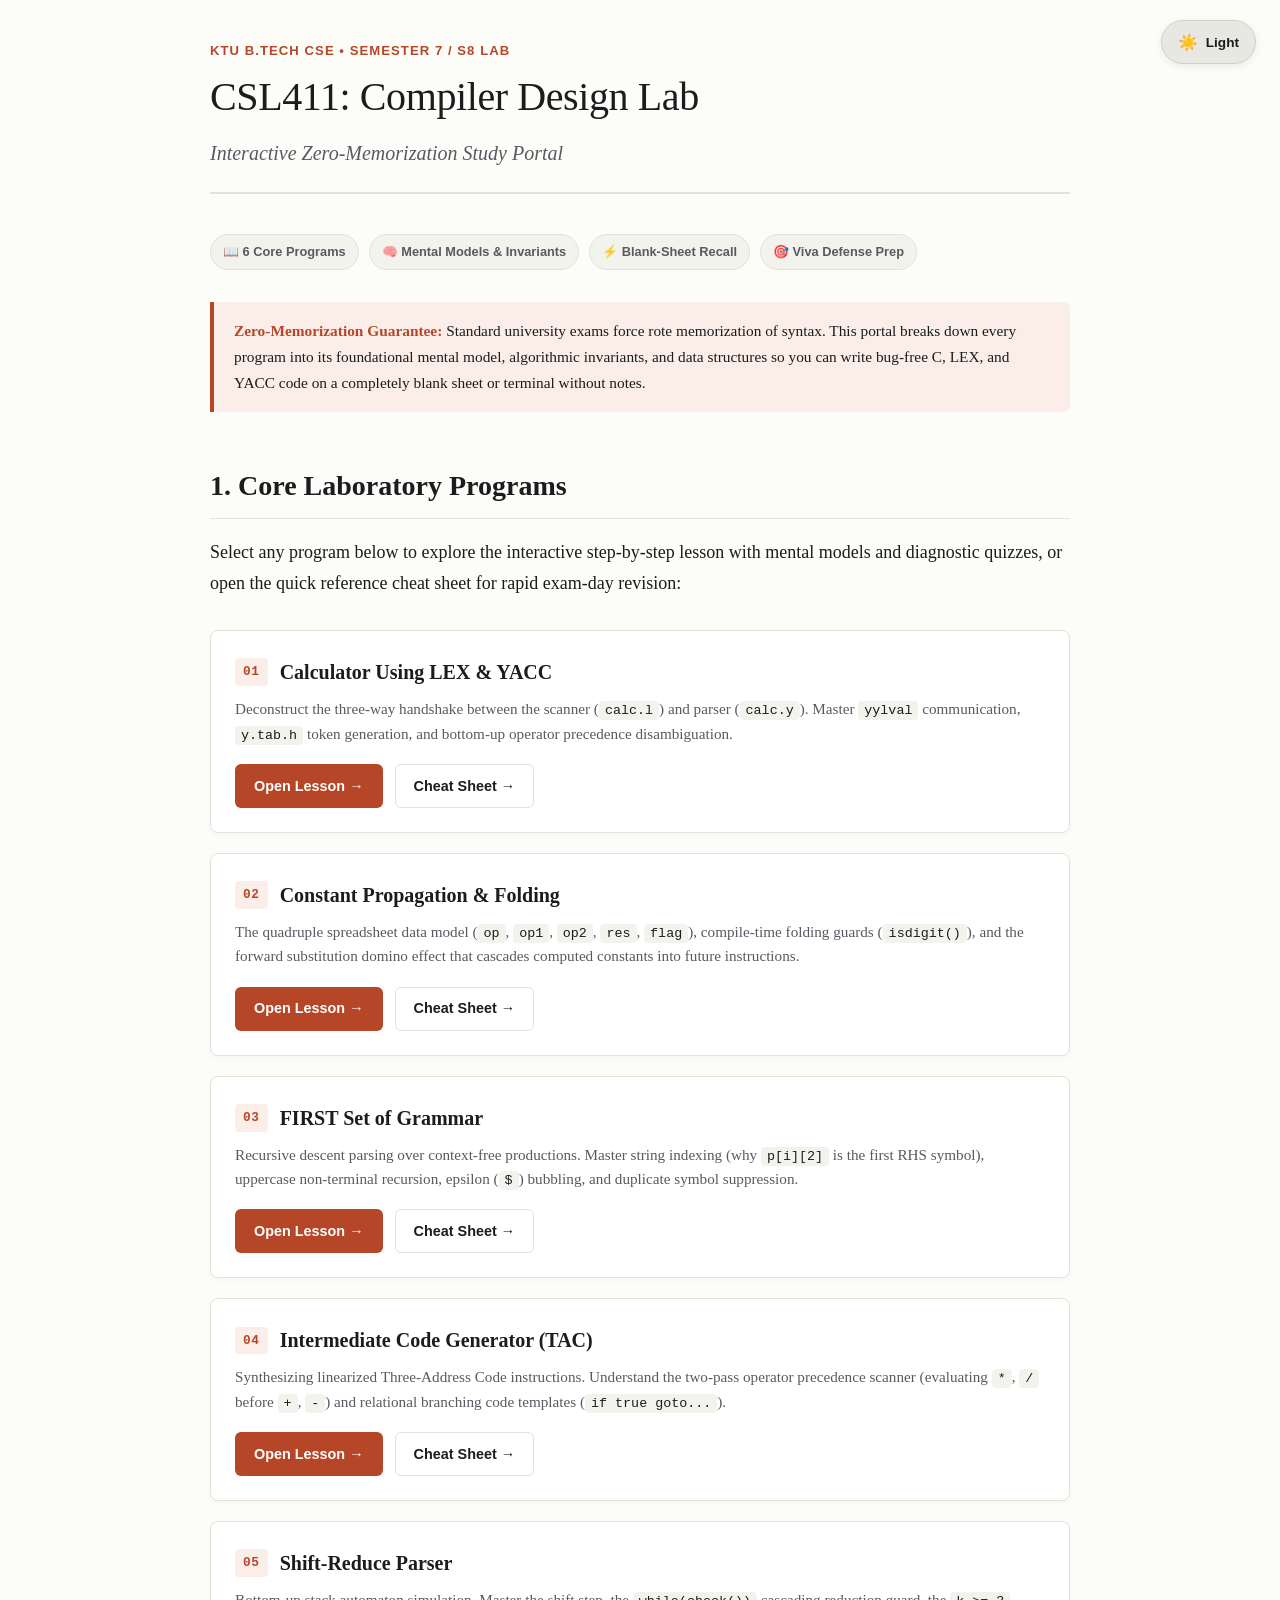
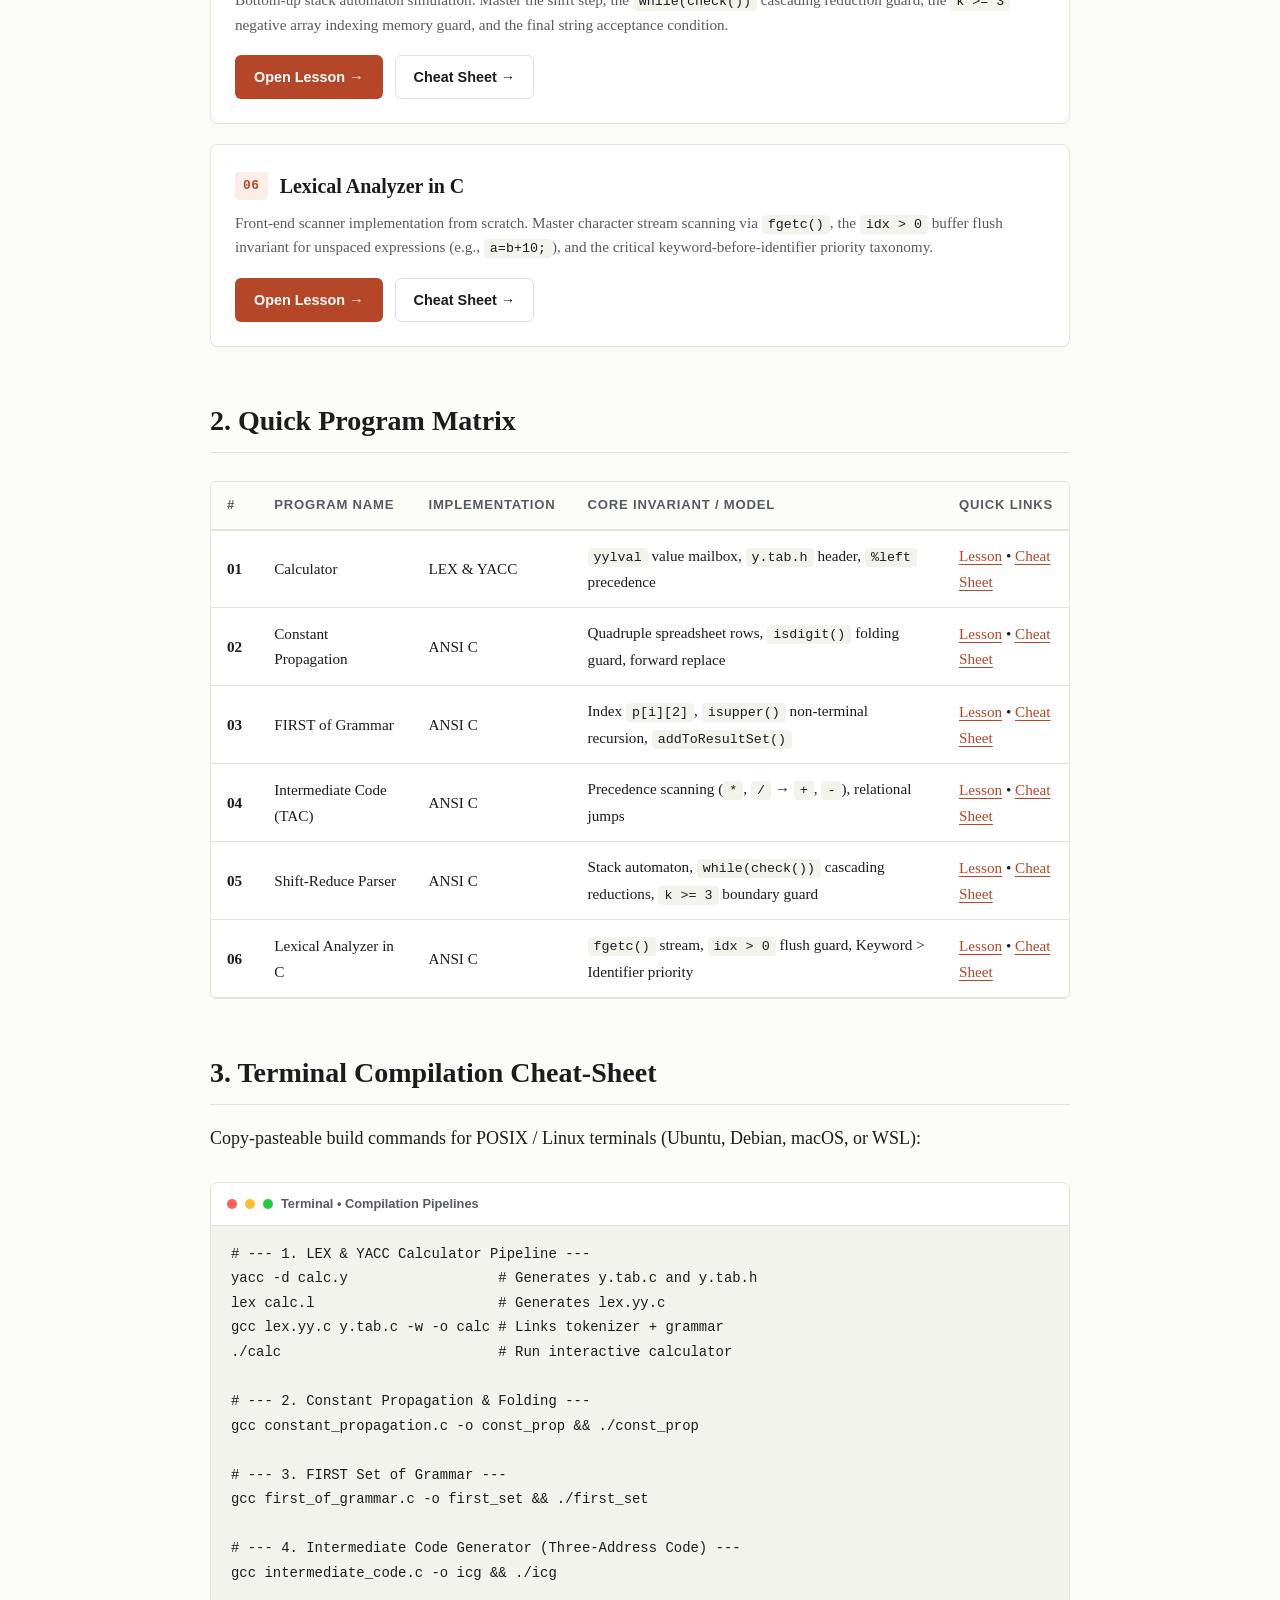
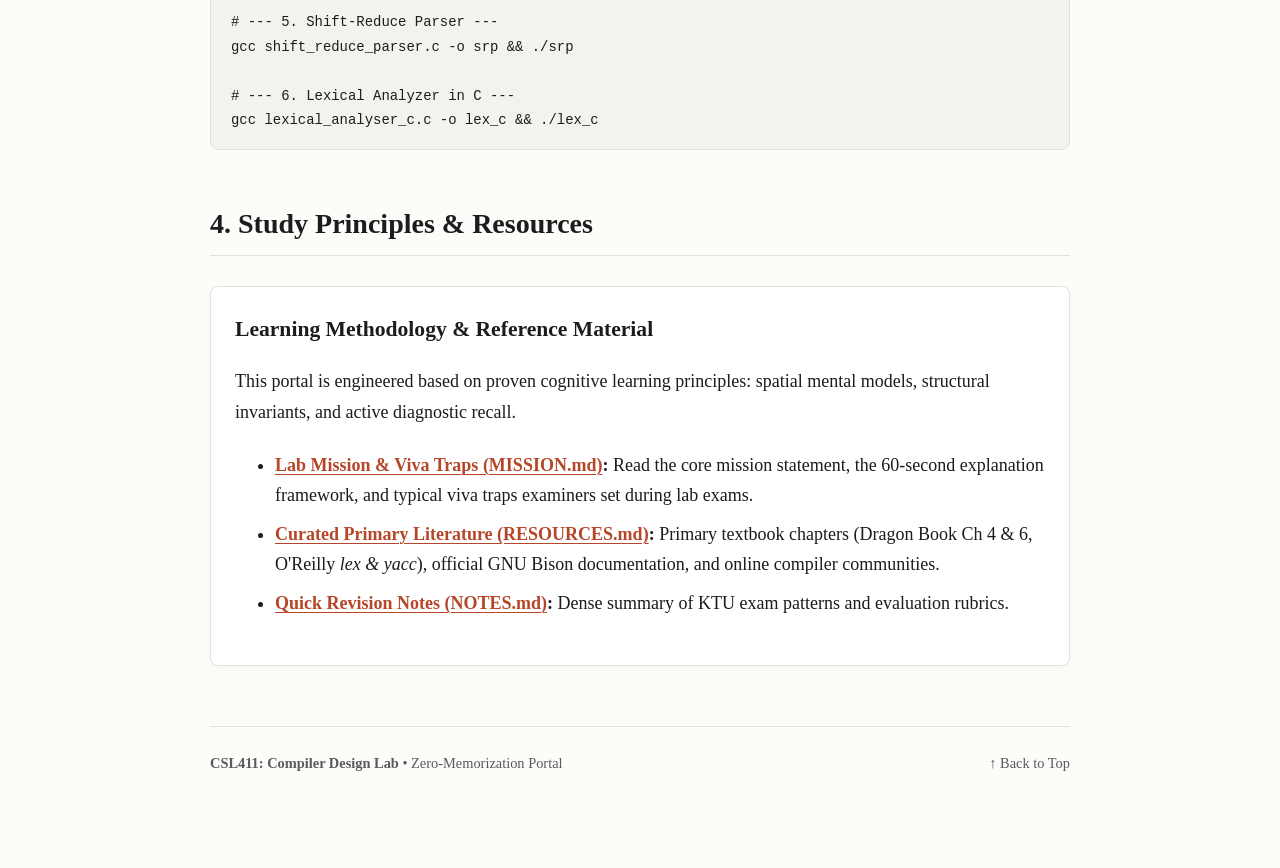
<file: index.html>
<!DOCTYPE html>
<html lang="en">
<head>
  <meta charset="UTF-8">
  <meta name="viewport" content="width=device-width, initial-scale=1.0">
  <title>CSL411: Compiler Design Lab • Study Portal</title>
  <link rel="stylesheet" href="assets/style.css">
  <script src="assets/theme.js"></script>
</head>
<body>
<div class="container">
  <header>
    <div class="kicker">KTU B.Tech CSE &bull; Semester 7 / S8 Lab</div>
    <h1>CSL411: Compiler Design Lab</h1>
    <p class="subtitle">Interactive Zero-Memorization Study Portal</p>
  </header>

  <div class="badge-row">
    <span class="badge">📖 6 Core Programs</span>
    <span class="badge">🧠 Mental Models &amp; Invariants</span>
    <span class="badge">⚡ Blank-Sheet Recall</span>
    <span class="badge">🎯 Viva Defense Prep</span>
  </div>

  <div class="callout">
    <strong>Zero-Memorization Guarantee:</strong> Standard university exams force rote memorization of syntax. This portal breaks down every program into its foundational mental model, algorithmic invariants, and data structures so you can write bug-free C, LEX, and YACC code on a completely blank sheet or terminal without notes.
  </div>

  <h2>1. Core Laboratory Programs</h2>
  <p>Select any program below to explore the interactive step-by-step lesson with mental models and diagnostic quizzes, or open the quick reference cheat sheet for rapid exam-day revision:</p>

  <div class="program-list">
    <!-- Program 1 -->
    <div class="program-card">
      <div class="program-header">
        <span class="program-num">01</span>
        <h3 class="program-title">Calculator Using LEX &amp; YACC</h3>
      </div>
      <p class="program-desc">
        Deconstruct the three-way handshake between the scanner (<code>calc.l</code>) and parser (<code>calc.y</code>). Master <code>yylval</code> communication, <code>y.tab.h</code> token generation, and bottom-up operator precedence disambiguation.
      </p>
      <div class="program-actions">
        <a href="lessons/0001-calculator-lex-yacc-from-scratch.html" class="btn btn-primary">Open Lesson &rarr;</a>
        <a href="reference/calc-lex-yacc-reference.html" class="btn btn-secondary">Cheat Sheet &rarr;</a>
      </div>
    </div>

    <!-- Program 2 -->
    <div class="program-card">
      <div class="program-header">
        <span class="program-num">02</span>
        <h3 class="program-title">Constant Propagation &amp; Folding</h3>
      </div>
      <p class="program-desc">
        The quadruple spreadsheet data model (<code>op</code>, <code>op1</code>, <code>op2</code>, <code>res</code>, <code>flag</code>), compile-time folding guards (<code>isdigit()</code>), and the forward substitution domino effect that cascades computed constants into future instructions.
      </p>
      <div class="program-actions">
        <a href="lessons/0002-constant-propagation-from-scratch.html" class="btn btn-primary">Open Lesson &rarr;</a>
        <a href="reference/constant-propagation-reference.html" class="btn btn-secondary">Cheat Sheet &rarr;</a>
      </div>
    </div>

    <!-- Program 3 -->
    <div class="program-card">
      <div class="program-header">
        <span class="program-num">03</span>
        <h3 class="program-title">FIRST Set of Grammar</h3>
      </div>
      <p class="program-desc">
        Recursive descent parsing over context-free productions. Master string indexing (why <code>p[i][2]</code> is the first RHS symbol), uppercase non-terminal recursion, epsilon (<code>$</code>) bubbling, and duplicate symbol suppression.
      </p>
      <div class="program-actions">
        <a href="lessons/0003-first-set-of-grammar-from-scratch.html" class="btn btn-primary">Open Lesson &rarr;</a>
        <a href="reference/first-of-grammar-reference.html" class="btn btn-secondary">Cheat Sheet &rarr;</a>
      </div>
    </div>

    <!-- Program 4 -->
    <div class="program-card">
      <div class="program-header">
        <span class="program-num">04</span>
        <h3 class="program-title">Intermediate Code Generator (TAC)</h3>
      </div>
      <p class="program-desc">
        Synthesizing linearized Three-Address Code instructions. Understand the two-pass operator precedence scanner (evaluating <code>*</code>, <code>/</code> before <code>+</code>, <code>-</code>) and relational branching code templates (<code>if true goto...</code>).
      </p>
      <div class="program-actions">
        <a href="lessons/0004-intermediate-code-generator-from-scratch.html" class="btn btn-primary">Open Lesson &rarr;</a>
        <a href="reference/intermediate-code-reference.html" class="btn btn-secondary">Cheat Sheet &rarr;</a>
      </div>
    </div>

    <!-- Program 5 -->
    <div class="program-card">
      <div class="program-header">
        <span class="program-num">05</span>
        <h3 class="program-title">Shift-Reduce Parser</h3>
      </div>
      <p class="program-desc">
        Bottom-up stack automaton simulation. Master the shift step, the <code>while(check())</code> cascading reduction guard, the <code>k &gt;= 3</code> negative array indexing memory guard, and the final string acceptance condition.
      </p>
      <div class="program-actions">
        <a href="lessons/0005-shift-reduce-parser-from-scratch.html" class="btn btn-primary">Open Lesson &rarr;</a>
        <a href="reference/shift-reduce-reference.html" class="btn btn-secondary">Cheat Sheet &rarr;</a>
      </div>
    </div>

    <!-- Program 6 -->
    <div class="program-card">
      <div class="program-header">
        <span class="program-num">06</span>
        <h3 class="program-title">Lexical Analyzer in C</h3>
      </div>
      <p class="program-desc">
        Front-end scanner implementation from scratch. Master character stream scanning via <code>fgetc()</code>, the <code>idx &gt; 0</code> buffer flush invariant for unspaced expressions (e.g., <code>a=b+10;</code>), and the critical keyword-before-identifier priority taxonomy.
      </p>
      <div class="program-actions">
        <a href="lessons/0006-lexical-analyzer-in-c-from-scratch.html" class="btn btn-primary">Open Lesson &rarr;</a>
        <a href="reference/lexical-analyzer-c-reference.html" class="btn btn-secondary">Cheat Sheet &rarr;</a>
      </div>
    </div>
  </div>

  <h2>2. Quick Program Matrix</h2>
  <div class="table-responsive">
    <table>
      <thead>
        <tr>
          <th>#</th>
          <th>Program Name</th>
          <th>Implementation</th>
          <th>Core Invariant / Model</th>
          <th>Quick Links</th>
        </tr>
      </thead>
      <tbody>
        <tr>
          <td><strong>01</strong></td>
          <td>Calculator</td>
          <td>LEX &amp; YACC</td>
          <td><code>yylval</code> value mailbox, <code>y.tab.h</code> header, <code>%left</code> precedence</td>
          <td><a href="lessons/0001-calculator-lex-yacc-from-scratch.html">Lesson</a> &bull; <a href="reference/calc-lex-yacc-reference.html">Cheat Sheet</a></td>
        </tr>
        <tr>
          <td><strong>02</strong></td>
          <td>Constant Propagation</td>
          <td>ANSI C</td>
          <td>Quadruple spreadsheet rows, <code>isdigit()</code> folding guard, forward replace</td>
          <td><a href="lessons/0002-constant-propagation-from-scratch.html">Lesson</a> &bull; <a href="reference/constant-propagation-reference.html">Cheat Sheet</a></td>
        </tr>
        <tr>
          <td><strong>03</strong></td>
          <td>FIRST of Grammar</td>
          <td>ANSI C</td>
          <td>Index <code>p[i][2]</code>, <code>isupper()</code> non-terminal recursion, <code>addToResultSet()</code></td>
          <td><a href="lessons/0003-first-set-of-grammar-from-scratch.html">Lesson</a> &bull; <a href="reference/first-of-grammar-reference.html">Cheat Sheet</a></td>
        </tr>
        <tr>
          <td><strong>04</strong></td>
          <td>Intermediate Code (TAC)</td>
          <td>ANSI C</td>
          <td>Precedence scanning (<code>*</code>, <code>/</code> &rarr; <code>+</code>, <code>-</code>), relational jumps</td>
          <td><a href="lessons/0004-intermediate-code-generator-from-scratch.html">Lesson</a> &bull; <a href="reference/intermediate-code-reference.html">Cheat Sheet</a></td>
        </tr>
        <tr>
          <td><strong>05</strong></td>
          <td>Shift-Reduce Parser</td>
          <td>ANSI C</td>
          <td>Stack automaton, <code>while(check())</code> cascading reductions, <code>k &gt;= 3</code> boundary guard</td>
          <td><a href="lessons/0005-shift-reduce-parser-from-scratch.html">Lesson</a> &bull; <a href="reference/shift-reduce-reference.html">Cheat Sheet</a></td>
        </tr>
        <tr>
          <td><strong>06</strong></td>
          <td>Lexical Analyzer in C</td>
          <td>ANSI C</td>
          <td><code>fgetc()</code> stream, <code>idx &gt; 0</code> flush guard, Keyword &gt; Identifier priority</td>
          <td><a href="lessons/0006-lexical-analyzer-in-c-from-scratch.html">Lesson</a> &bull; <a href="reference/lexical-analyzer-c-reference.html">Cheat Sheet</a></td>
        </tr>
      </tbody>
    </table>
  </div>

  <h2>3. Terminal Compilation Cheat-Sheet</h2>
  <p>Copy-pasteable build commands for POSIX / Linux terminals (Ubuntu, Debian, macOS, or WSL):</p>

  <div class="terminal-card">
    <div class="terminal-header">
      <span class="terminal-dot red"></span>
      <span class="terminal-dot yellow"></span>
      <span class="terminal-dot green"></span>
      <span>Terminal &bull; Compilation Pipelines</span>
    </div>
    <pre><code># --- 1. LEX &amp; YACC Calculator Pipeline ---
yacc -d calc.y                  # Generates y.tab.c and y.tab.h
lex calc.l                      # Generates lex.yy.c
gcc lex.yy.c y.tab.c -w -o calc # Links tokenizer + grammar
./calc                          # Run interactive calculator

# --- 2. Constant Propagation &amp; Folding ---
gcc constant_propagation.c -o const_prop &amp;&amp; ./const_prop

# --- 3. FIRST Set of Grammar ---
gcc first_of_grammar.c -o first_set &amp;&amp; ./first_set

# --- 4. Intermediate Code Generator (Three-Address Code) ---
gcc intermediate_code.c -o icg &amp;&amp; ./icg

# --- 5. Shift-Reduce Parser ---
gcc shift_reduce_parser.c -o srp &amp;&amp; ./srp

# --- 6. Lexical Analyzer in C ---
gcc lexical_analyser_c.c -o lex_c &amp;&amp; ./lex_c</code></pre>
  </div>

  <h2>4. Study Principles &amp; Resources</h2>
  <div class="diagram-box">
    <h3 style="margin-top: 0;">Learning Methodology &amp; Reference Material</h3>
    <p>This portal is engineered based on proven cognitive learning principles: spatial mental models, structural invariants, and active diagnostic recall.</p>
    <ul>
      <li>
        <strong><a href="MISSION.md">Lab Mission &amp; Viva Traps (MISSION.md)</a>:</strong> Read the core mission statement, the 60-second explanation framework, and typical viva traps examiners set during lab exams.
      </li>
      <li>
        <strong><a href="RESOURCES.md">Curated Primary Literature (RESOURCES.md)</a>:</strong> Primary textbook chapters (Dragon Book Ch 4 &amp; 6, O'Reilly <em>lex &amp; yacc</em>), official GNU Bison documentation, and online compiler communities.
      </li>
      <li>
        <strong><a href="NOTES.md">Quick Revision Notes (NOTES.md)</a>:</strong> Dense summary of KTU exam patterns and evaluation rubrics.
      </li>
    </ul>
  </div>

  <footer>
    <div>
      <strong>CSL411: Compiler Design Lab</strong> &bull; Zero-Memorization Portal
    </div>
    <div>
      <a href="#">&uarr; Back to Top</a>
    </div>
  </footer>
</div>
</body>
</html>
</file>
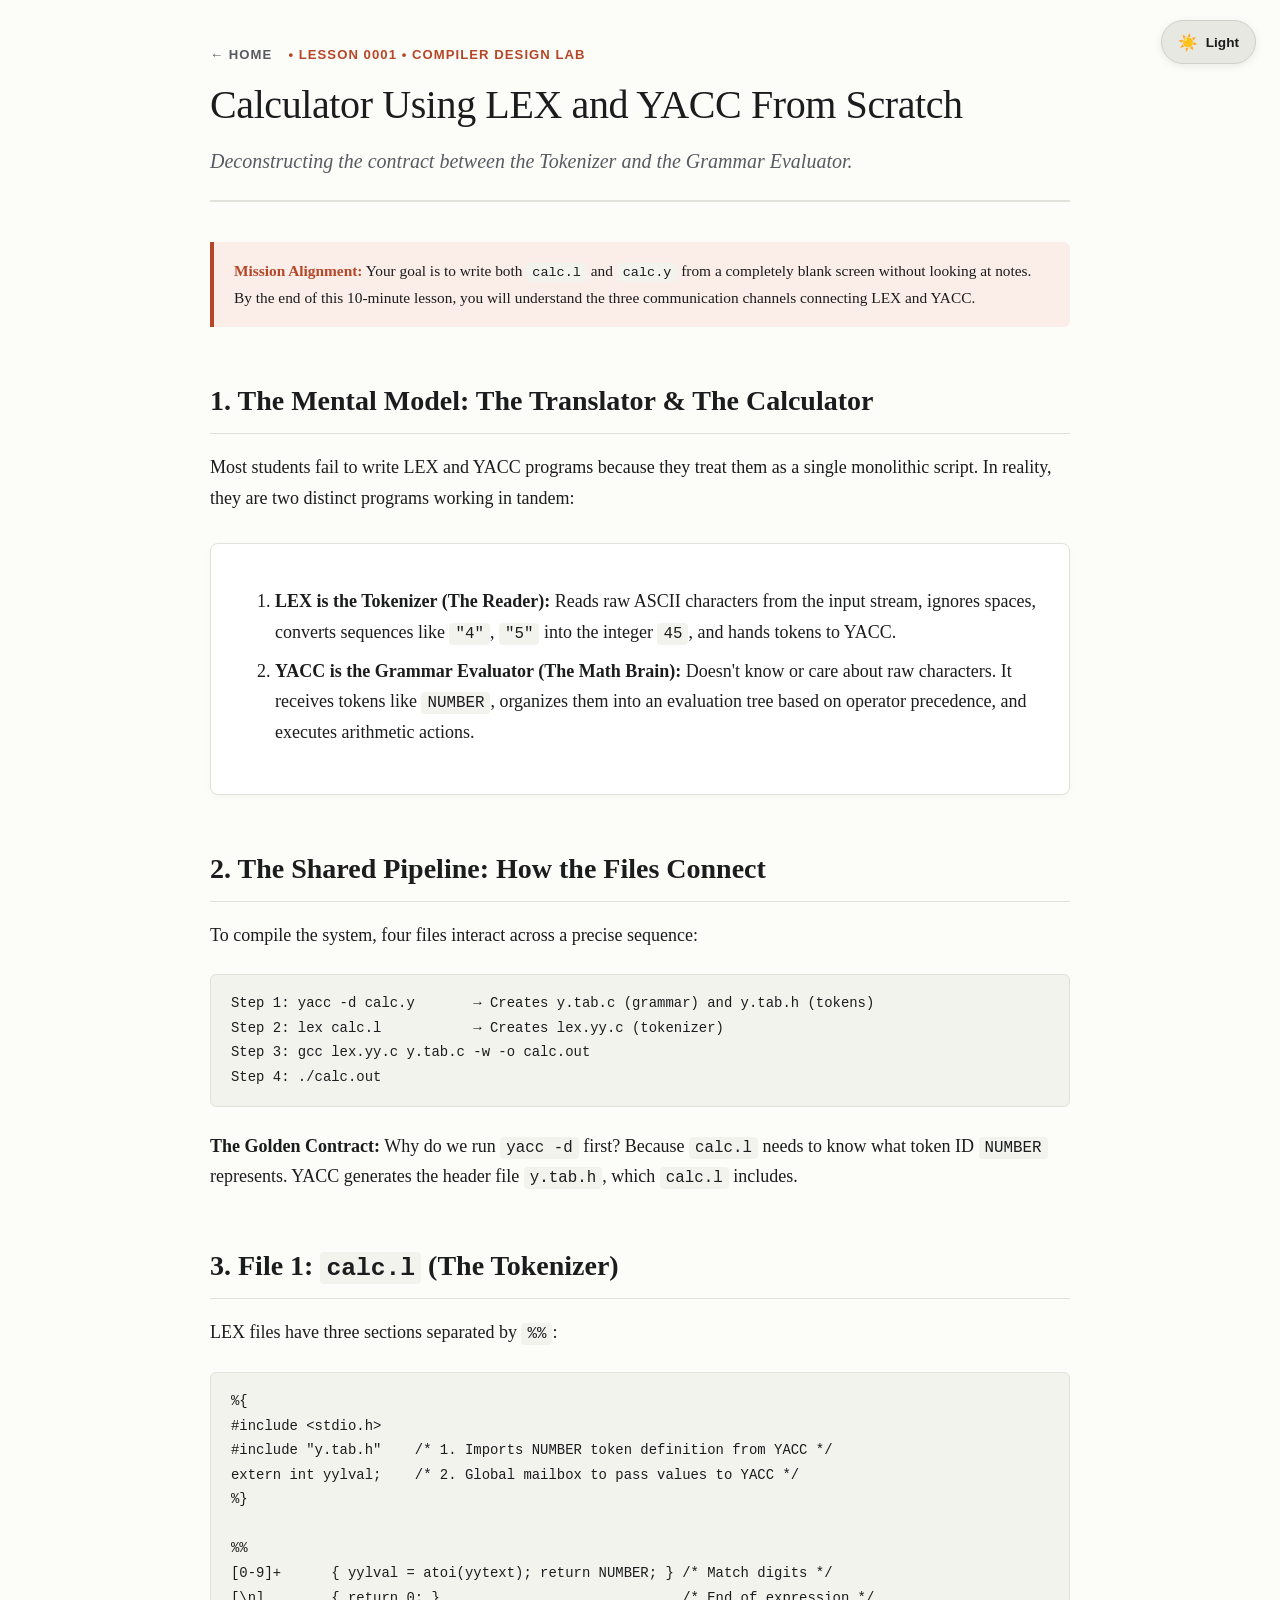
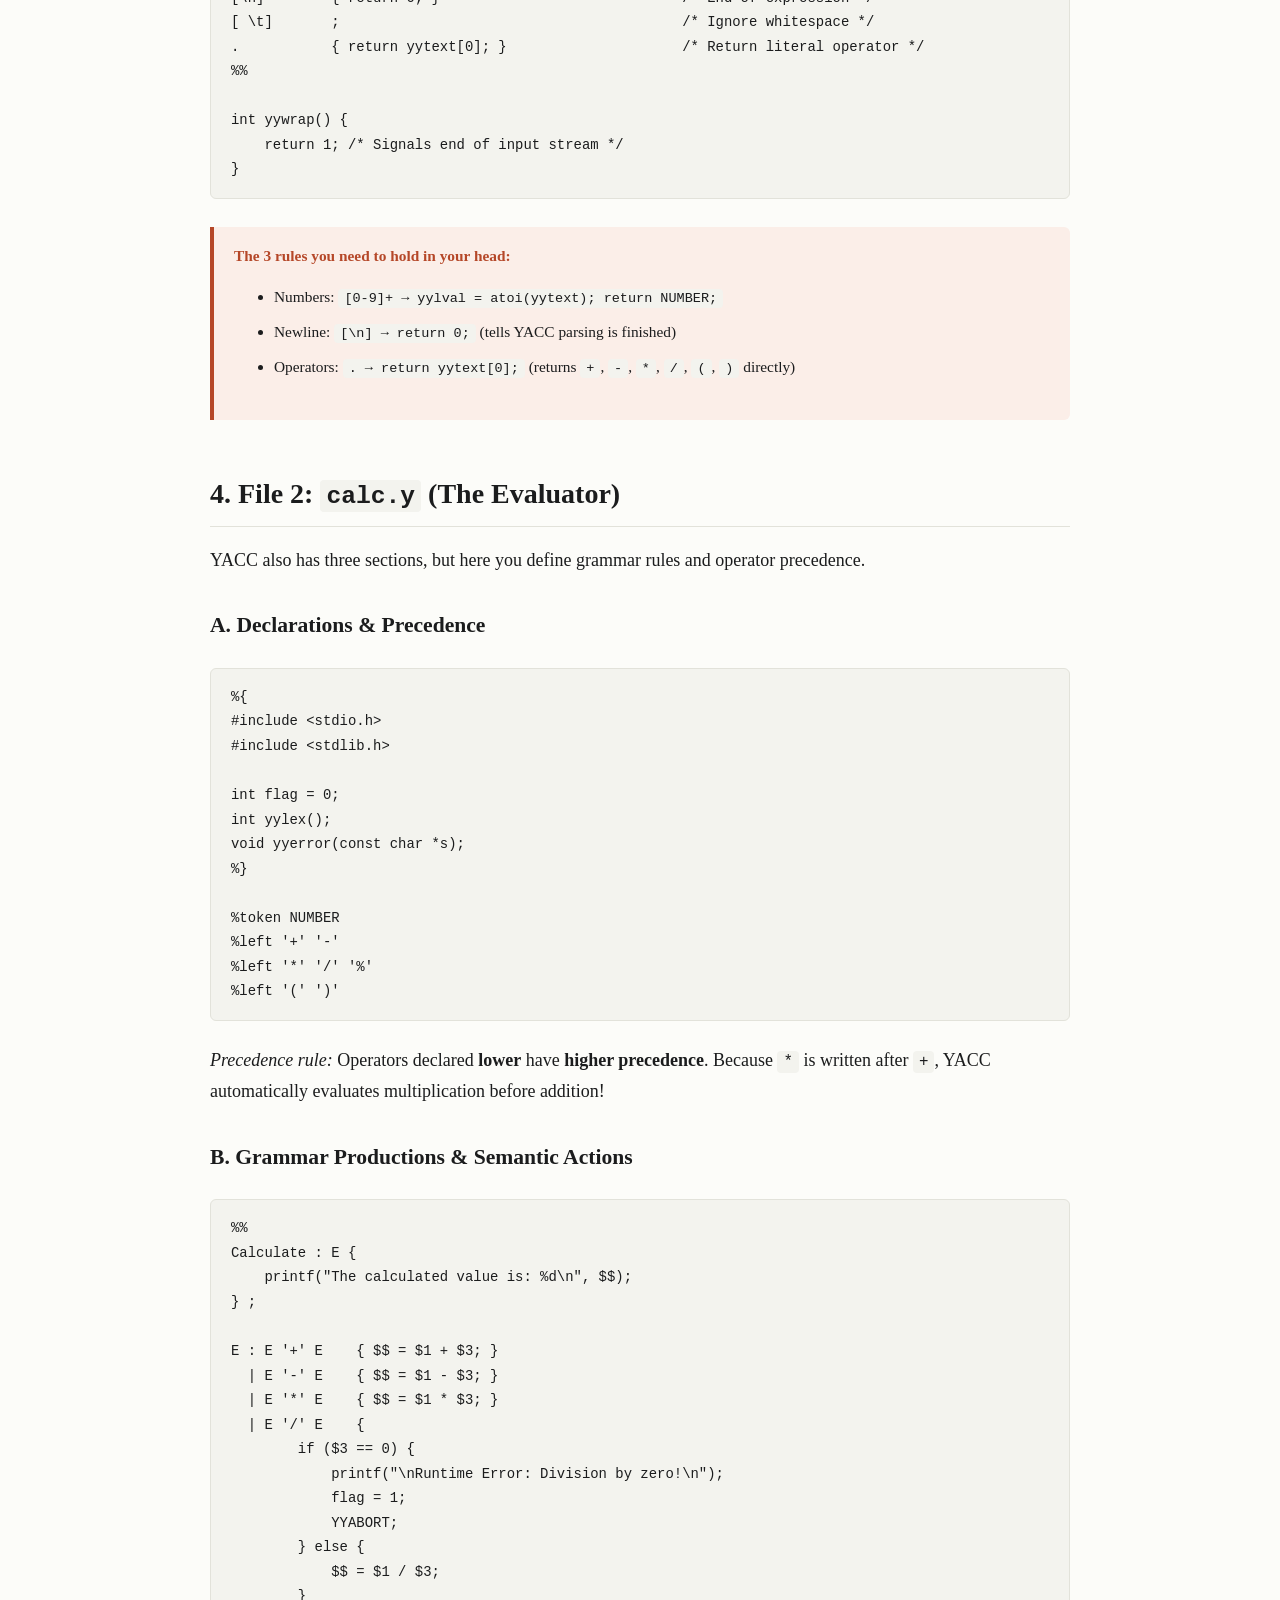
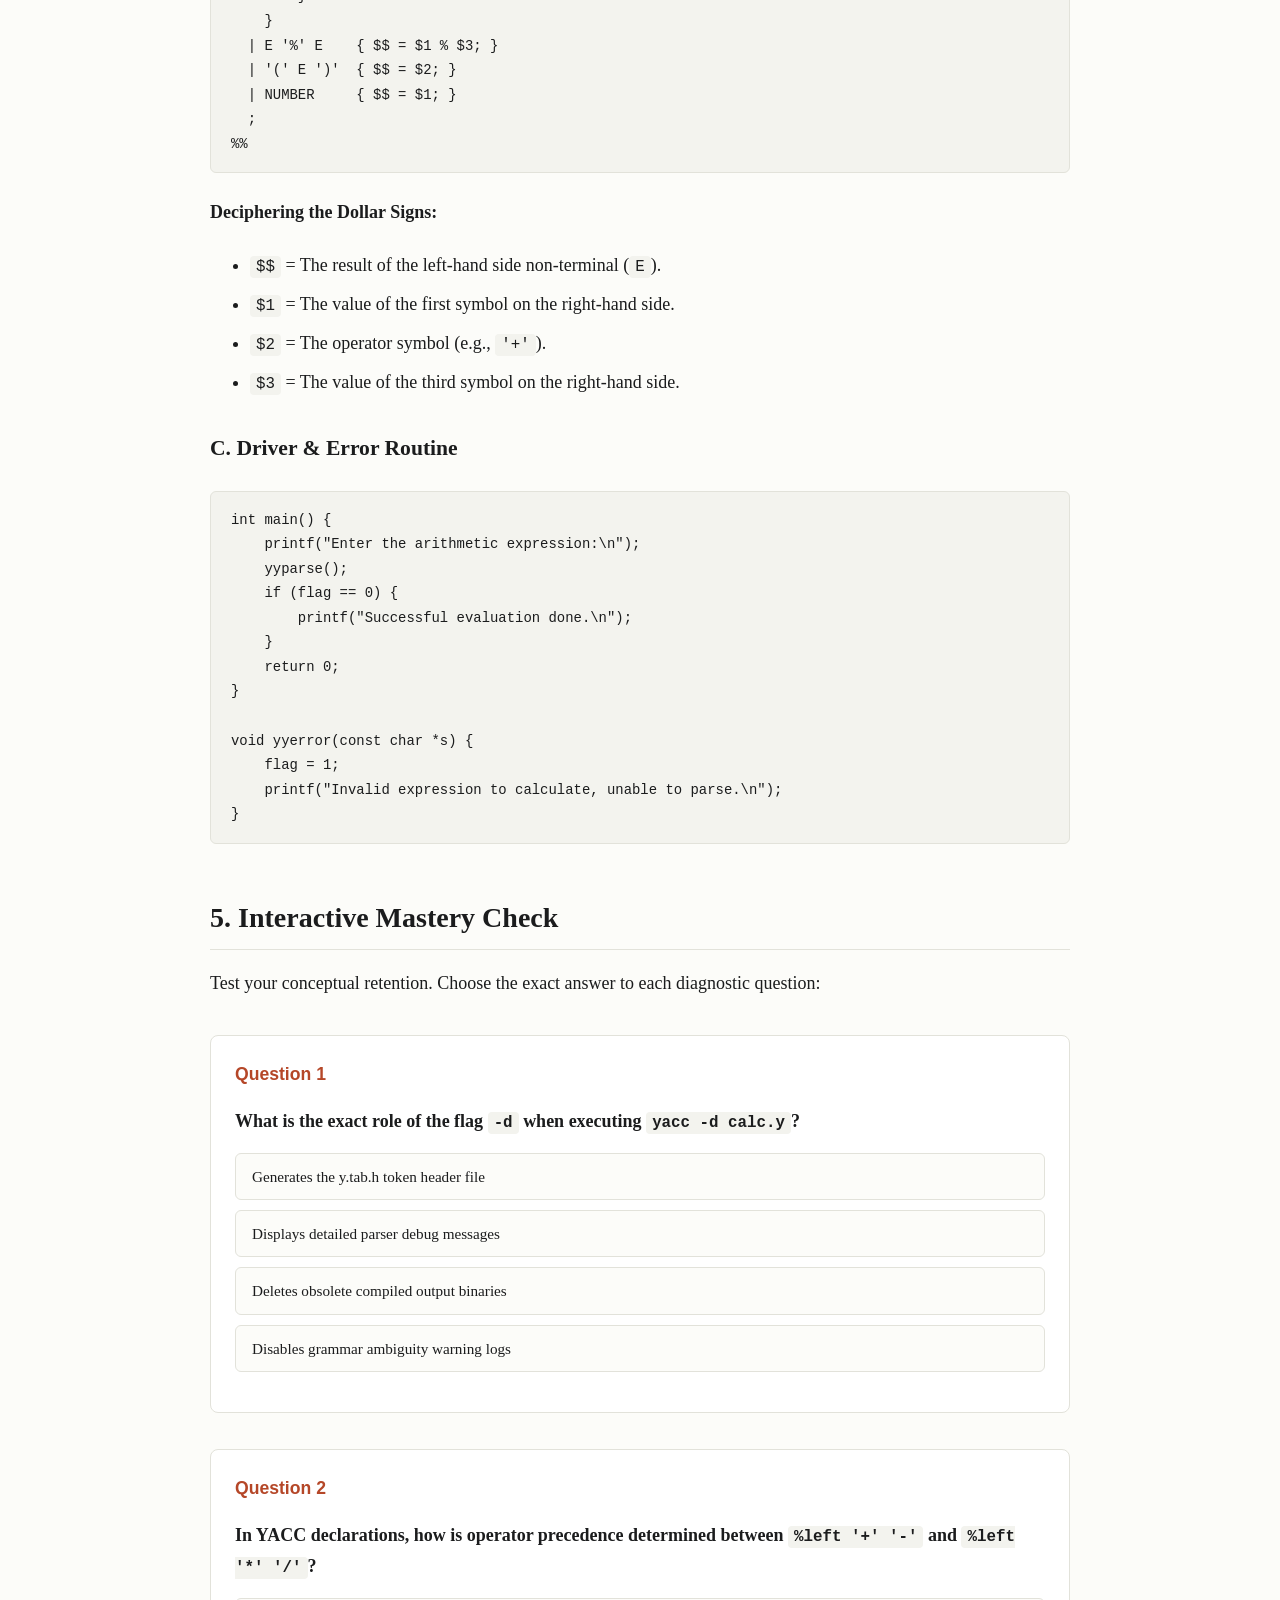
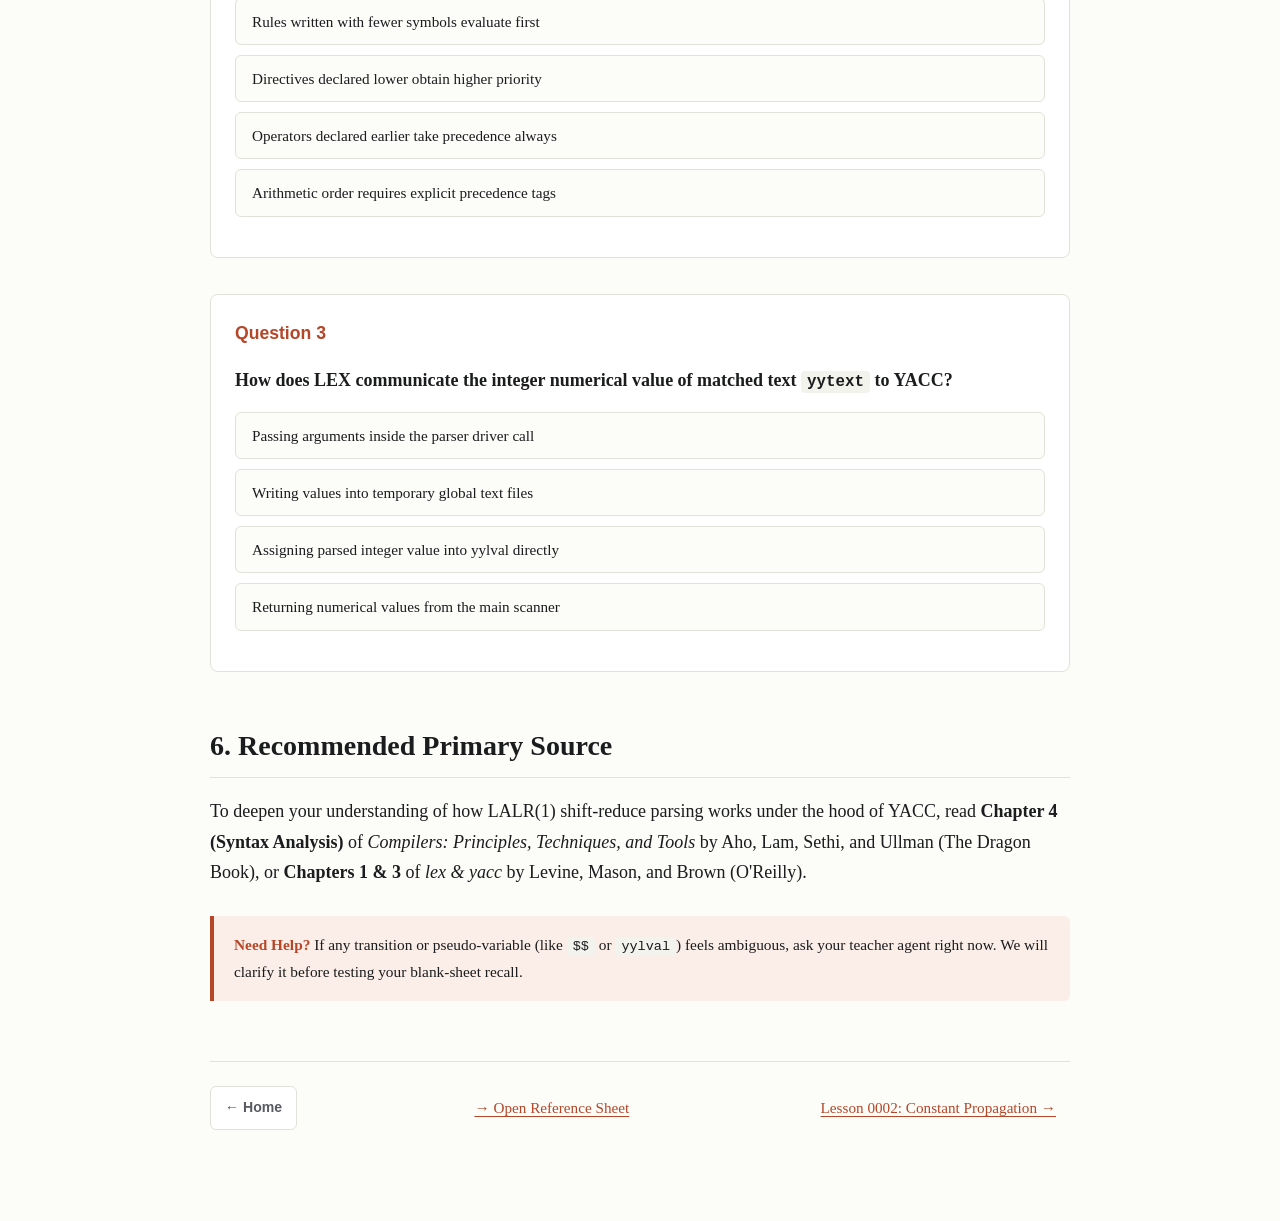
<file: lessons/0001-calculator-lex-yacc-from-scratch.html>
<!DOCTYPE html>
<html lang="en">
<head>
  <meta charset="UTF-8">
  <meta name="viewport" content="width=device-width, initial-scale=1.0">
  <title>Lesson 0001: Calculator Using LEX & YACC From Scratch</title>
  <link rel="stylesheet" href="../assets/style.css">
  <script src="../assets/theme.js"></script>
</head>
<body>
<div class="container">
  <header>
    <div class="kicker"><a href="../index.html" class="kicker-home">&larr; Home</a> &bull; Lesson 0001 &bull; Compiler Design Lab</div>
    <h1>Calculator Using LEX and YACC From Scratch</h1>
    <p class="subtitle">Deconstructing the contract between the Tokenizer and the Grammar Evaluator.</p>
  </header>

  <div class="callout">
    <strong>Mission Alignment:</strong> Your goal is to write both <code>calc.l</code> and <code>calc.y</code> from a completely blank screen without looking at notes. By the end of this 10-minute lesson, you will understand the three communication channels connecting LEX and YACC.
  </div>

  <h2>1. The Mental Model: The Translator & The Calculator</h2>
  <p>Most students fail to write LEX and YACC programs because they treat them as a single monolithic script. In reality, they are two distinct programs working in tandem:</p>
  
  <div class="diagram-box">
    <ol>
      <li><strong>LEX is the Tokenizer (The Reader):</strong> Reads raw ASCII characters from the input stream, ignores spaces, converts sequences like <code>"4"</code>, <code>"5"</code> into the integer <code>45</code>, and hands tokens to YACC.</li>
      <li><strong>YACC is the Grammar Evaluator (The Math Brain):</strong> Doesn't know or care about raw characters. It receives tokens like <code>NUMBER</code>, organizes them into an evaluation tree based on operator precedence, and executes arithmetic actions.</li>
    </ol>
  </div>

  <h2>2. The Shared Pipeline: How the Files Connect</h2>
  <p>To compile the system, four files interact across a precise sequence:</p>

  <pre><code>Step 1: yacc -d calc.y       &rarr; Creates y.tab.c (grammar) and y.tab.h (tokens)
Step 2: lex calc.l           &rarr; Creates lex.yy.c (tokenizer)
Step 3: gcc lex.yy.c y.tab.c -w -o calc.out
Step 4: ./calc.out</code></pre>

  <p><strong>The Golden Contract:</strong> Why do we run <code>yacc -d</code> first? Because <code>calc.l</code> needs to know what token ID <code>NUMBER</code> represents. YACC generates the header file <code>y.tab.h</code>, which <code>calc.l</code> includes.</p>

  <h2>3. File 1: <code>calc.l</code> (The Tokenizer)</h2>
  <p>LEX files have three sections separated by <code>%%</code>:</p>

  <pre><code>%{
#include &lt;stdio.h&gt;
#include "y.tab.h"    /* 1. Imports NUMBER token definition from YACC */
extern int yylval;    /* 2. Global mailbox to pass values to YACC */
%}

%%
[0-9]+      { yylval = atoi(yytext); return NUMBER; } /* Match digits */
[\n]        { return 0; }                             /* End of expression */
[ \t]       ;                                         /* Ignore whitespace */
.           { return yytext[0]; }                     /* Return literal operator */
%%

int yywrap() {
    return 1; /* Signals end of input stream */
}</code></pre>

  <div class="callout">
    <strong>The 3 rules you need to hold in your head:</strong>
    <ul>
      <li>Numbers: <code>[0-9]+ &rarr; yylval = atoi(yytext); return NUMBER;</code></li>
      <li>Newline: <code>[\n] &rarr; return 0;</code> (tells YACC parsing is finished)</li>
      <li>Operators: <code>. &rarr; return yytext[0];</code> (returns <code>+</code>, <code>-</code>, <code>*</code>, <code>/</code>, <code>(</code>, <code>)</code> directly)</li>
    </ul>
  </div>

  <h2>4. File 2: <code>calc.y</code> (The Evaluator)</h2>
  <p>YACC also has three sections, but here you define grammar rules and operator precedence.</p>

  <h3>A. Declarations & Precedence</h3>
  <pre><code>%{
#include &lt;stdio.h&gt;
#include &lt;stdlib.h&gt;

int flag = 0;
int yylex();
void yyerror(const char *s);
%}

%token NUMBER
%left '+' '-'
%left '*' '/' '%'
%left '(' ')'</code></pre>

  <p><em>Precedence rule:</em> Operators declared <strong>lower</strong> have <strong>higher precedence</strong>. Because <code>*</code> is written after <code>+</code>, YACC automatically evaluates multiplication before addition!</p>

  <h3>B. Grammar Productions & Semantic Actions</h3>
  <pre><code>%%
Calculate : E {
    printf("The calculated value is: %d\n", $$);
} ;

E : E '+' E    { $$ = $1 + $3; }
  | E '-' E    { $$ = $1 - $3; }
  | E '*' E    { $$ = $1 * $3; }
  | E '/' E    { 
        if ($3 == 0) {
            printf("\nRuntime Error: Division by zero!\n");
            flag = 1;
            YYABORT;
        } else {
            $$ = $1 / $3;
        }
    }
  | E '%' E    { $$ = $1 % $3; }
  | '(' E ')'  { $$ = $2; }
  | NUMBER     { $$ = $1; }
  ;
%%</code></pre>

  <p><strong>Deciphering the Dollar Signs:</strong></p>
  <ul>
    <li><code>$$</code> = The result of the left-hand side non-terminal (<code>E</code>).</li>
    <li><code>$1</code> = The value of the first symbol on the right-hand side.</li>
    <li><code>$2</code> = The operator symbol (e.g., <code>'+'</code>).</li>
    <li><code>$3</code> = The value of the third symbol on the right-hand side.</li>
  </ul>

  <h3>C. Driver & Error Routine</h3>
  <pre><code>int main() {
    printf("Enter the arithmetic expression:\n");
    yyparse();
    if (flag == 0) {
        printf("Successful evaluation done.\n");
    }
    return 0;
}

void yyerror(const char *s) {
    flag = 1;
    printf("Invalid expression to calculate, unable to parse.\n");
}</code></pre>

  <h2>5. Interactive Mastery Check</h2>
  <p>Test your conceptual retention. Choose the exact answer to each diagnostic question:</p>

  <!-- Quiz Question 1 -->
  <div class="quiz-container" id="q1">
    <div class="quiz-title">Question 1</div>
    <div class="quiz-question">What is the exact role of the flag <code>-d</code> when executing <code>yacc -d calc.y</code>?</div>
    <div class="quiz-options">
      <div class="quiz-option" onclick="checkAnswer('q1', 0, true, 'Correct! yacc -d creates y.tab.h which calc.l imports to recognize the token NUMBER.')">Generates the y.tab.h token header file</div>
      <div class="quiz-option" onclick="checkAnswer('q1', 1, false, 'Incorrect. Debug mode is enabled via -t or -v in YACC/Bison.')">Displays detailed parser debug messages</div>
      <div class="quiz-option" onclick="checkAnswer('q1', 2, false, 'Incorrect. YACC does not delete intermediate build outputs.')">Deletes obsolete compiled output binaries</div>
      <div class="quiz-option" onclick="checkAnswer('q1', 3, false, 'Incorrect. Grammatical warnings are managed by separate options.')">Disables grammar ambiguity warning logs</div>
    </div>
    <div class="quiz-feedback" id="q1-feedback"></div>
  </div>

  <!-- Quiz Question 2 -->
  <div class="quiz-container" id="q2">
    <div class="quiz-title">Question 2</div>
    <div class="quiz-question">In YACC declarations, how is operator precedence determined between <code>%left '+' '-'</code> and <code>%left '*' '/'</code>?</div>
    <div class="quiz-options">
      <div class="quiz-option" onclick="checkAnswer('q2', 0, false, 'Incorrect. The quantity of characters in a rule has no impact on precedence.')">Rules written with fewer symbols evaluate first</div>
      <div class="quiz-option" onclick="checkAnswer('q2', 1, true, 'Correct! YACC assigns higher precedence to operators declared later down the file.')">Directives declared lower obtain higher priority</div>
      <div class="quiz-option" onclick="checkAnswer('q2', 2, false, 'Incorrect. Earlier declarations hold lower precedence, not higher.')">Operators declared earlier take precedence always</div>
      <div class="quiz-option" onclick="checkAnswer('q2', 3, false, 'Incorrect. The %left declaration order establishes precedence implicitly.')">Arithmetic order requires explicit precedence tags</div>
    </div>
    <div class="quiz-feedback" id="q2-feedback"></div>
  </div>

  <!-- Quiz Question 3 -->
  <div class="quiz-container" id="q3">
    <div class="quiz-title">Question 3</div>
    <div class="quiz-question">How does LEX communicate the integer numerical value of matched text <code>yytext</code> to YACC?</div>
    <div class="quiz-options">
      <div class="quiz-option" onclick="checkAnswer('q3', 0, false, 'Incorrect. yyparse takes no parameters in standard YACC setups.')">Passing arguments inside the parser driver call</div>
      <div class="quiz-option" onclick="checkAnswer('q3', 1, false, 'Incorrect. Communication occurs in memory, not using filesystem storage.')">Writing values into temporary global text files</div>
      <div class="quiz-option" onclick="checkAnswer('q3', 2, true, 'Correct! LEX assigns atoi(yytext) into external variable yylval, which YACC retrieves as $1.')">Assigning parsed integer value into yylval directly</div>
      <div class="quiz-option" onclick="checkAnswer('q3', 3, false, 'Incorrect. The return statement of yylex transmits token type, not numeric value.')">Returning numerical values from the main scanner</div>
    </div>
    <div class="quiz-feedback" id="q3-feedback"></div>
  </div>

  <h2>6. Recommended Primary Source</h2>
  <p>To deepen your understanding of how LALR(1) shift-reduce parsing works under the hood of YACC, read <strong>Chapter 4 (Syntax Analysis)</strong> of <em>Compilers: Principles, Techniques, and Tools</em> by Aho, Lam, Sethi, and Ullman (The Dragon Book), or <strong>Chapters 1 & 3</strong> of <em>lex & yacc</em> by Levine, Mason, and Brown (O'Reilly).</p>

  <div class="callout">
    <strong>Need Help?</strong> If any transition or pseudo-variable (like <code>$$</code> or <code>yylval</code>) feels ambiguous, ask your teacher agent right now. We will clarify it before testing your blank-sheet recall.
  </div>

  <div class="nav-links">
    <a href="../index.html" class="nav-home">&larr; Home</a>
    <a href="../reference/calc-lex-yacc-reference.html">&rarr; Open Reference Sheet</a>
    <a href="0002-constant-propagation-from-scratch.html">Lesson 0002: Constant Propagation &rarr;</a>
  </div>
</div>

<script>
function checkAnswer(questionId, selectedIdx, isCorrect, explanation) {
  const container = document.getElementById(questionId);
  const options = container.querySelectorAll('.quiz-option');
  const feedback = document.getElementById(questionId + '-feedback');
  
  options.forEach((opt, idx) => {
    opt.classList.remove('correct', 'incorrect');
    if (idx === selectedIdx) {
      opt.classList.add(isCorrect ? 'correct' : 'incorrect');
    }
  });
  
  feedback.style.display = 'block';
  feedback.style.backgroundColor = isCorrect ? 'var(--success-bg)' : 'var(--error-bg)';
  feedback.style.color = isCorrect ? 'var(--success)' : 'var(--error)';
  feedback.innerHTML = (isCorrect ? '<strong>✓ Correct!</strong> ' : '<strong>✗ Incorrect.</strong> ') + explanation;
}
</script>
</body>
</html>
</file>
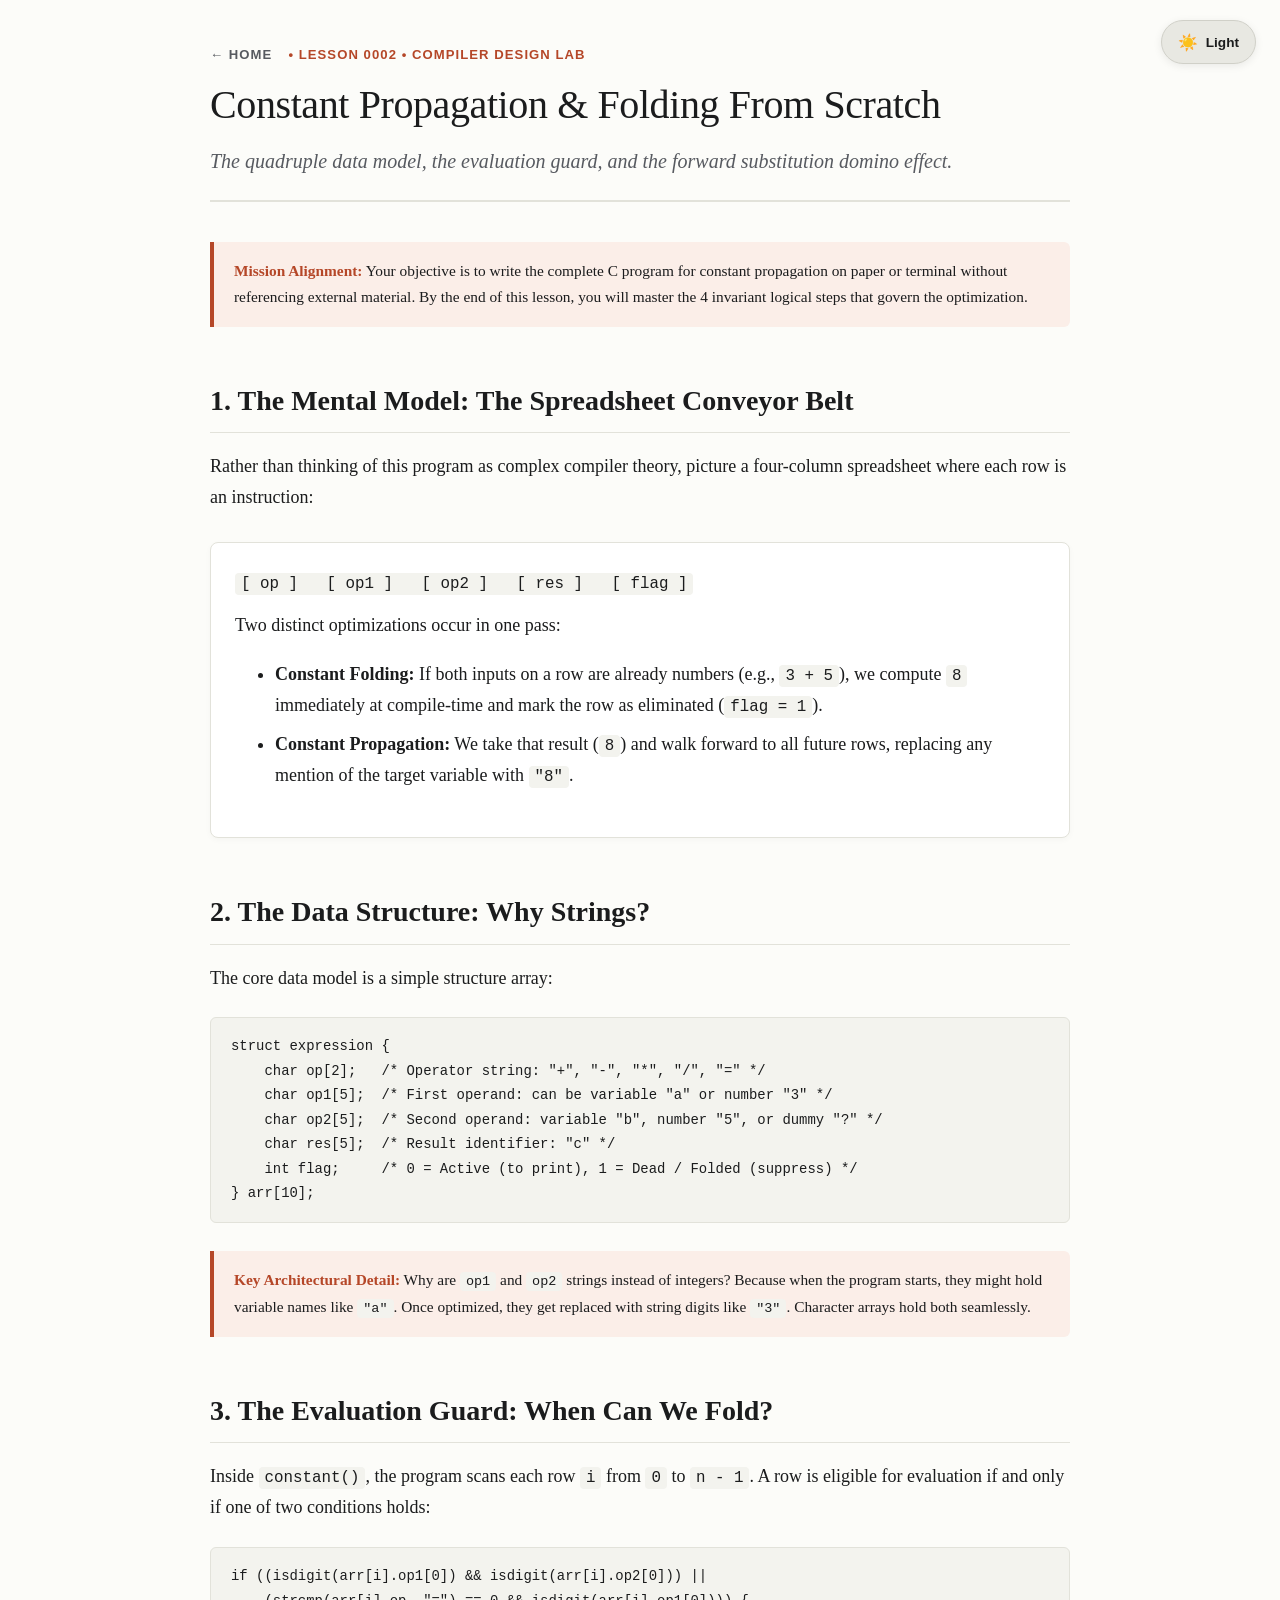
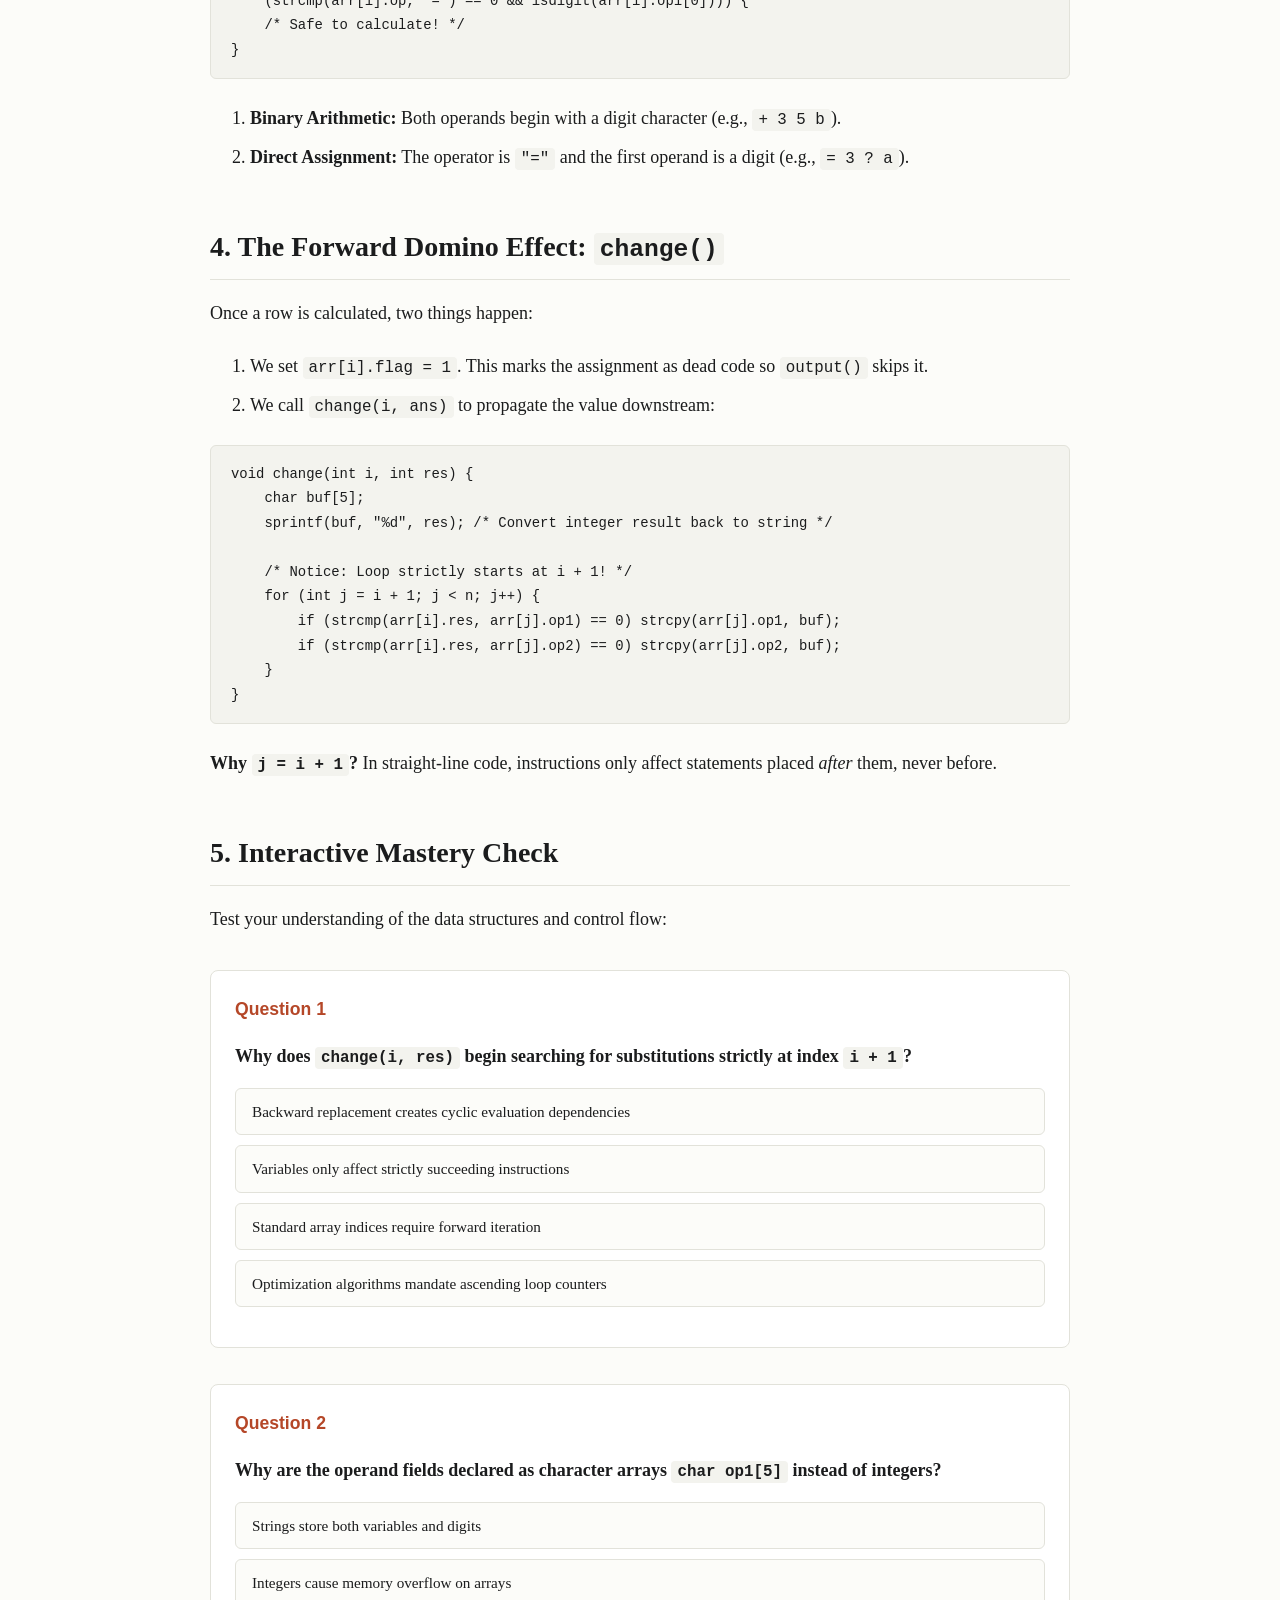
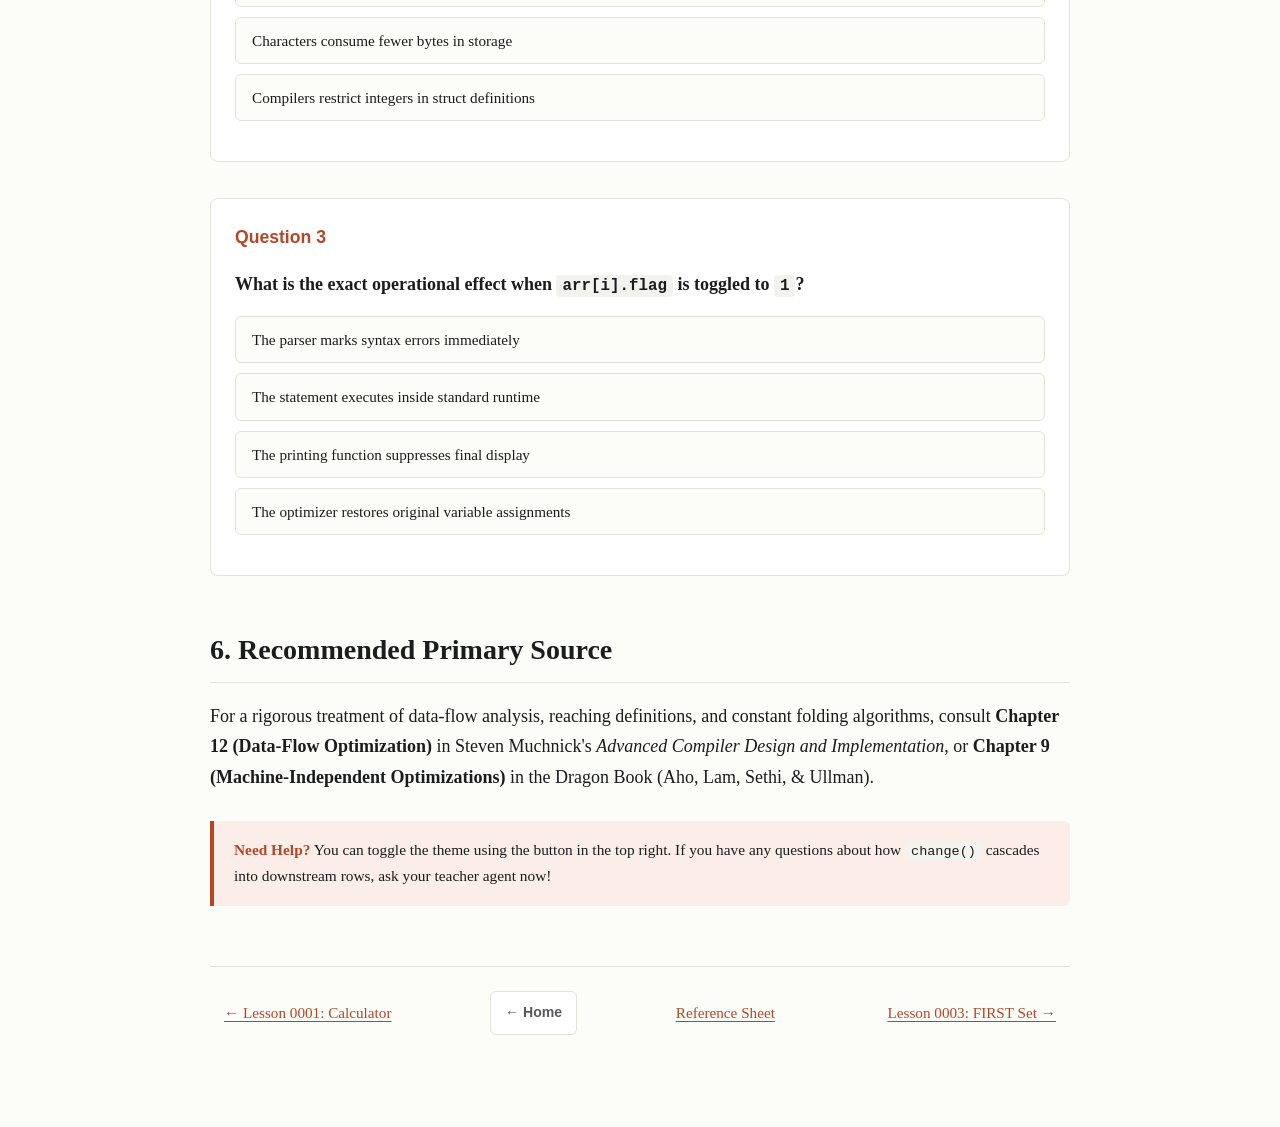
<file: lessons/0002-constant-propagation-from-scratch.html>
<!DOCTYPE html>
<html lang="en">
<head>
  <meta charset="UTF-8">
  <meta name="viewport" content="width=device-width, initial-scale=1.0">
  <title>Lesson 0002: Constant Propagation & Folding From Scratch</title>
  <link rel="stylesheet" href="../assets/style.css">
  <script src="../assets/theme.js"></script>
</head>
<body>
<div class="container">
  <header>
    <div class="kicker"><a href="../index.html" class="kicker-home">&larr; Home</a> &bull; Lesson 0002 &bull; Compiler Design Lab</div>
    <h1>Constant Propagation & Folding From Scratch</h1>
    <p class="subtitle">The quadruple data model, the evaluation guard, and the forward substitution domino effect.</p>
  </header>

  <div class="callout">
    <strong>Mission Alignment:</strong> Your objective is to write the complete C program for constant propagation on paper or terminal without referencing external material. By the end of this lesson, you will master the 4 invariant logical steps that govern the optimization.
  </div>

  <h2>1. The Mental Model: The Spreadsheet Conveyor Belt</h2>
  <p>Rather than thinking of this program as complex compiler theory, picture a four-column spreadsheet where each row is an instruction:</p>
  
  <div class="diagram-box">
    <code>[ op ] &nbsp; [ op1 ] &nbsp; [ op2 ] &nbsp; [ res ] &nbsp; [ flag ]</code>
    <p style="margin-top: 12px; margin-bottom: 0;">Two distinct optimizations occur in one pass:</p>
    <ul>
      <li><strong>Constant Folding:</strong> If both inputs on a row are already numbers (e.g., <code>3 + 5</code>), we compute <code>8</code> immediately at compile-time and mark the row as eliminated (<code>flag = 1</code>).</li>
      <li><strong>Constant Propagation:</strong> We take that result (<code>8</code>) and walk forward to all future rows, replacing any mention of the target variable with <code>"8"</code>.</li>
    </ul>
  </div>

  <h2>2. The Data Structure: Why Strings?</h2>
  <p>The core data model is a simple structure array:</p>
  <pre><code>struct expression {
    char op[2];   /* Operator string: "+", "-", "*", "/", "=" */
    char op1[5];  /* First operand: can be variable "a" or number "3" */
    char op2[5];  /* Second operand: variable "b", number "5", or dummy "?" */
    char res[5];  /* Result identifier: "c" */
    int flag;     /* 0 = Active (to print), 1 = Dead / Folded (suppress) */
} arr[10];</code></pre>

  <div class="callout">
    <strong>Key Architectural Detail:</strong> Why are <code>op1</code> and <code>op2</code> strings instead of integers? Because when the program starts, they might hold variable names like <code>"a"</code>. Once optimized, they get replaced with string digits like <code>"3"</code>. Character arrays hold both seamlessly.
  </div>

  <h2>3. The Evaluation Guard: When Can We Fold?</h2>
  <p>Inside <code>constant()</code>, the program scans each row <code>i</code> from <code>0</code> to <code>n - 1</code>. A row is eligible for evaluation if and only if one of two conditions holds:</p>

  <pre><code>if ((isdigit(arr[i].op1[0]) && isdigit(arr[i].op2[0])) ||
    (strcmp(arr[i].op, "=") == 0 && isdigit(arr[i].op1[0]))) {
    /* Safe to calculate! */
}</code></pre>

  <ol>
    <li><strong>Binary Arithmetic:</strong> Both operands begin with a digit character (e.g., <code>+ 3 5 b</code>).</li>
    <li><strong>Direct Assignment:</strong> The operator is <code>"="</code> and the first operand is a digit (e.g., <code>= 3 ? a</code>).</li>
  </ol>

  <h2>4. The Forward Domino Effect: <code>change()</code></h2>
  <p>Once a row is calculated, two things happen:</p>
  <ol>
    <li>We set <code>arr[i].flag = 1</code>. This marks the assignment as dead code so <code>output()</code> skips it.</li>
    <li>We call <code>change(i, ans)</code> to propagate the value downstream:</li>
  </ol>

  <pre><code>void change(int i, int res) {
    char buf[5];
    sprintf(buf, "%d", res); /* Convert integer result back to string */

    /* Notice: Loop strictly starts at i + 1! */
    for (int j = i + 1; j < n; j++) {
        if (strcmp(arr[i].res, arr[j].op1) == 0) strcpy(arr[j].op1, buf);
        if (strcmp(arr[i].res, arr[j].op2) == 0) strcpy(arr[j].op2, buf);
    }
}</code></pre>

  <p><strong>Why <code>j = i + 1</code>?</strong> In straight-line code, instructions only affect statements placed <em>after</em> them, never before.</p>

  <h2>5. Interactive Mastery Check</h2>
  <p>Test your understanding of the data structures and control flow:</p>

  <!-- Quiz Question 1 -->
  <div class="quiz-container" id="q1">
    <div class="quiz-title">Question 1</div>
    <div class="quiz-question">Why does <code>change(i, res)</code> begin searching for substitutions strictly at index <code>i + 1</code>?</div>
    <div class="quiz-options">
      <div class="quiz-option" onclick="checkAnswer('q1', 0, false, 'Incorrect. Cyclic dependencies occur in graph analysis, not straight-line passes.')">Backward replacement creates cyclic evaluation dependencies</div>
      <div class="quiz-option" onclick="checkAnswer('q1', 1, true, 'Correct! Assignments in a basic block can only affect instructions that execute downstream.')">Variables only affect strictly succeeding instructions</div>
      <div class="quiz-option" onclick="checkAnswer('q1', 2, false, 'Incorrect. Array iteration direction is a choice dictated by program semantics.')">Standard array indices require forward iteration</div>
      <div class="quiz-option" onclick="checkAnswer('q1', 3, false, 'Incorrect. The algorithm logic, not a general mandate, dictates this start bound.')">Optimization algorithms mandate ascending loop counters</div>
    </div>
    <div class="quiz-feedback" id="q1-feedback"></div>
  </div>

  <!-- Quiz Question 2 -->
  <div class="quiz-container" id="q2">
    <div class="quiz-title">Question 2</div>
    <div class="quiz-question">Why are the operand fields declared as character arrays <code>char op1[5]</code> instead of integers?</div>
    <div class="quiz-options">
      <div class="quiz-option" onclick="checkAnswer('q2', 0, true, 'Correct! Operands initially hold identifier names like a, and later receive constant strings.')">Strings store both variables and digits</div>
      <div class="quiz-option" onclick="checkAnswer('q2', 1, false, 'Incorrect. Integer arrays do not cause memory overflow in small structures.')">Integers cause memory overflow on arrays</div>
      <div class="quiz-option" onclick="checkAnswer('q2', 2, false, 'Incorrect. Character arrays consume similar or more bytes than a primitive integer.')">Characters consume fewer bytes in storage</div>
      <div class="quiz-option" onclick="checkAnswer('q2', 3, false, 'Incorrect. C allows primitive integer members in any standard structure.')">Compilers restrict integers in struct definitions</div>
    </div>
    <div class="quiz-feedback" id="q2-feedback"></div>
  </div>

  <!-- Quiz Question 3 -->
  <div class="quiz-container" id="q3">
    <div class="quiz-title">Question 3</div>
    <div class="quiz-question">What is the exact operational effect when <code>arr[i].flag</code> is toggled to <code>1</code>?</div>
    <div class="quiz-options">
      <div class="quiz-option" onclick="checkAnswer('q3', 0, false, 'Incorrect. The flag indicates optimization status, not syntax analysis faults.')">The parser marks syntax errors immediately</div>
      <div class="quiz-option" onclick="checkAnswer('q3', 1, false, 'Incorrect. Folded statements are dead code and are discarded from execution.')">The statement executes inside standard runtime</div>
      <div class="quiz-option" onclick="checkAnswer('q3', 2, true, 'Correct! Setting flag to 1 tells the output routine to eliminate this dead quadruple.')">The printing function suppresses final display</div>
      <div class="quiz-option" onclick="checkAnswer('q3', 3, false, 'Incorrect. Setting the flag eliminates the statement rather than restoring old states.')">The optimizer restores original variable assignments</div>
    </div>
    <div class="quiz-feedback" id="q3-feedback"></div>
  </div>

  <h2>6. Recommended Primary Source</h2>
  <p>For a rigorous treatment of data-flow analysis, reaching definitions, and constant folding algorithms, consult <strong>Chapter 12 (Data-Flow Optimization)</strong> in Steven Muchnick's <em>Advanced Compiler Design and Implementation</em>, or <strong>Chapter 9 (Machine-Independent Optimizations)</strong> in the Dragon Book (Aho, Lam, Sethi, & Ullman).</p>

  <div class="callout">
    <strong>Need Help?</strong> You can toggle the theme using the button in the top right. If you have any questions about how <code>change()</code> cascades into downstream rows, ask your teacher agent now!
  </div>

  <div class="nav-links">
    <a href="0001-calculator-lex-yacc-from-scratch.html">&larr; Lesson 0001: Calculator</a>
    <a href="../index.html" class="nav-home">&larr; Home</a>
    <a href="../reference/constant-propagation-reference.html">Reference Sheet</a>
    <a href="0003-first-set-of-grammar-from-scratch.html">Lesson 0003: FIRST Set &rarr;</a>
  </div>
</div>

<script>
function checkAnswer(questionId, selectedIdx, isCorrect, explanation) {
  const container = document.getElementById(questionId);
  const options = container.querySelectorAll('.quiz-option');
  const feedback = document.getElementById(questionId + '-feedback');
  
  options.forEach((opt, idx) => {
    opt.classList.remove('correct', 'incorrect');
    if (idx === selectedIdx) {
      opt.classList.add(isCorrect ? 'correct' : 'incorrect');
    }
  });
  
  feedback.style.display = 'block';
  feedback.style.backgroundColor = isCorrect ? 'var(--success-bg)' : 'var(--error-bg)';
  feedback.style.color = isCorrect ? 'var(--success)' : 'var(--error)';
  feedback.innerHTML = (isCorrect ? '<strong>✓ Correct!</strong> ' : '<strong>✗ Incorrect.</strong> ') + explanation;
}
</script>
</body>
</html>
</file>
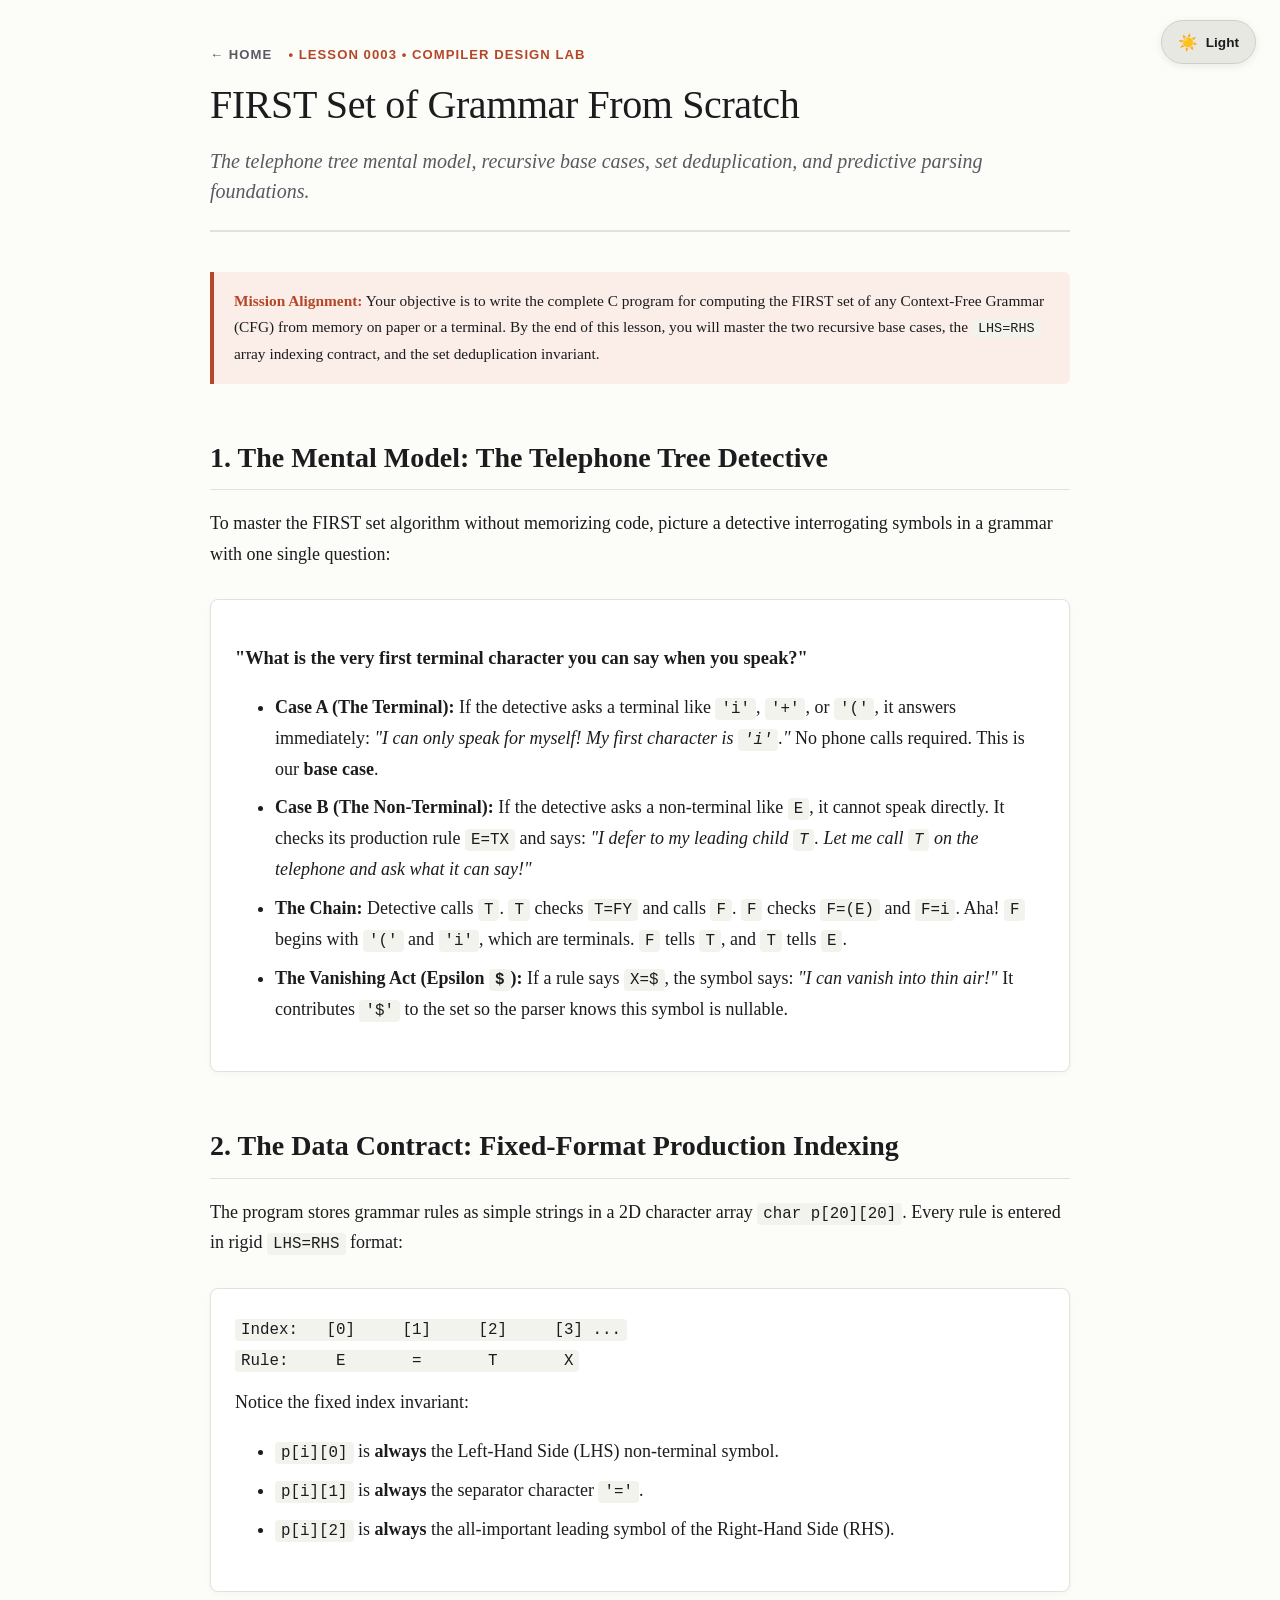
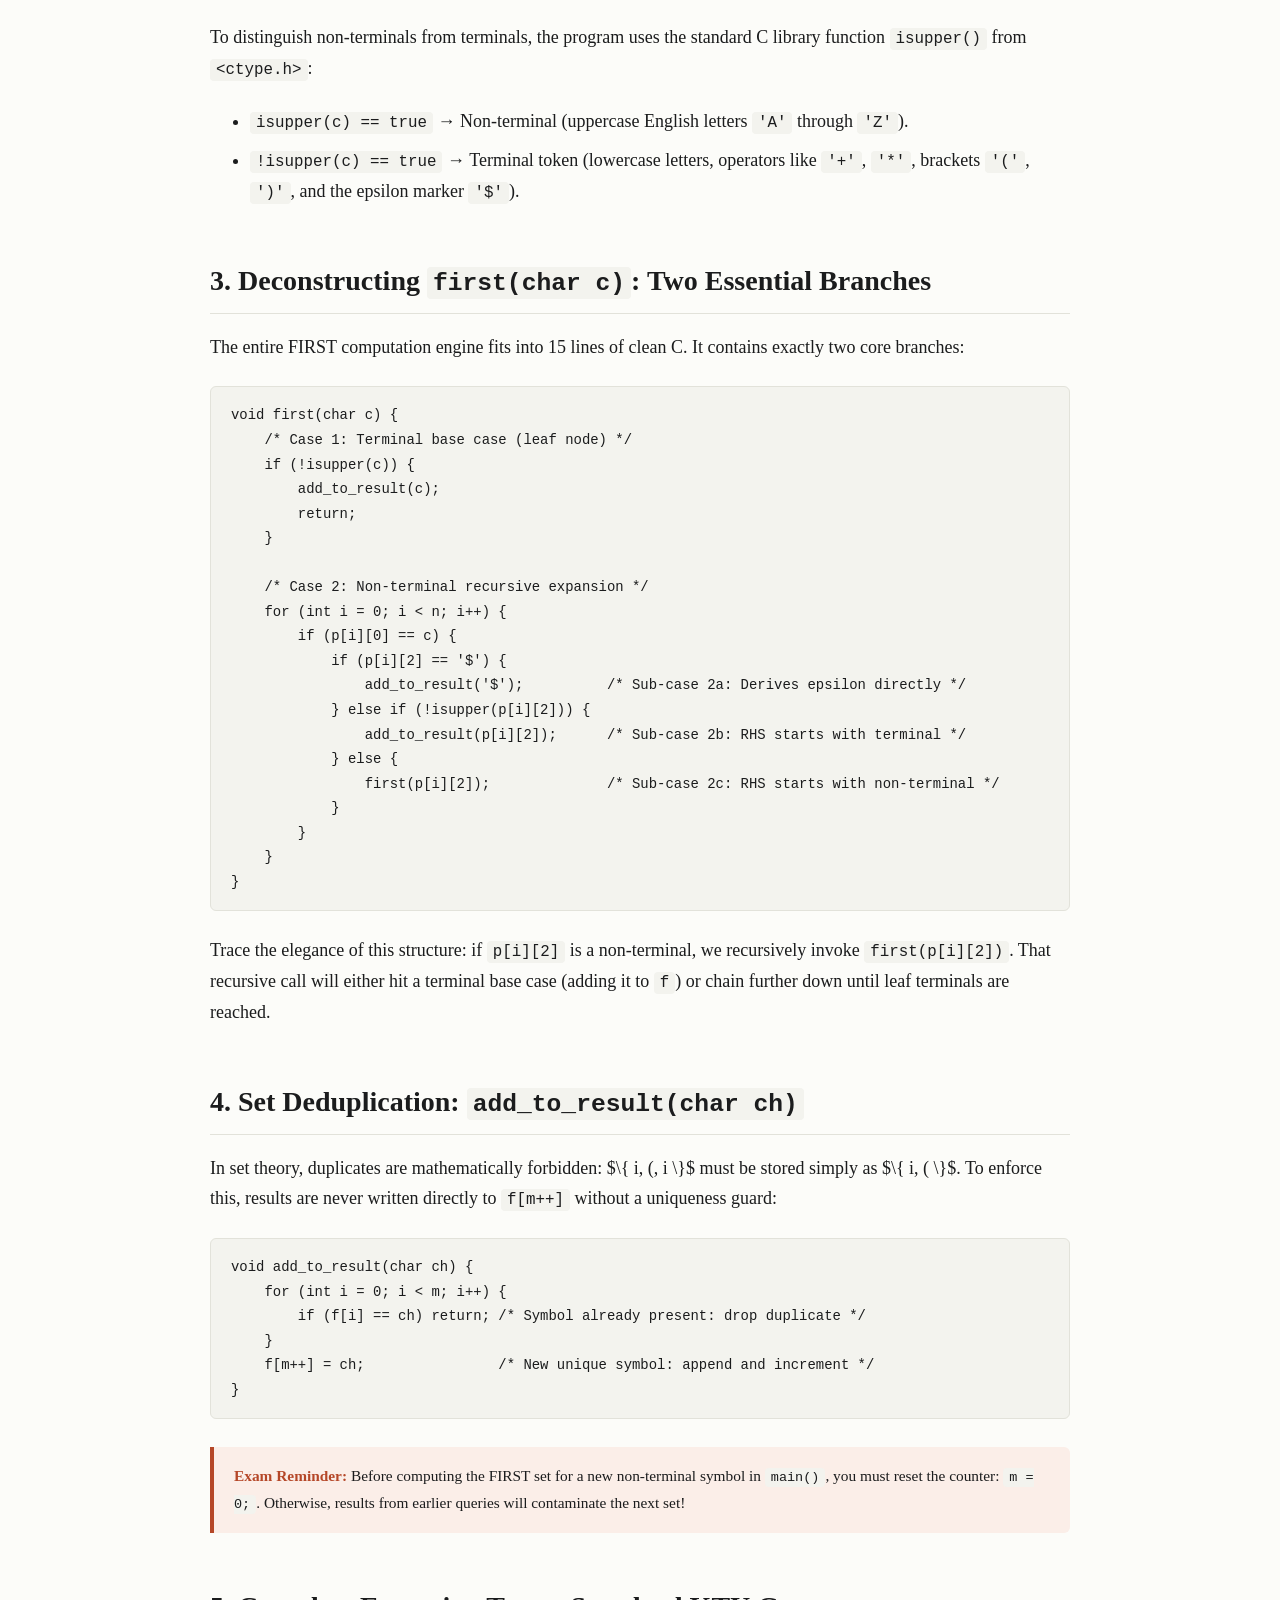
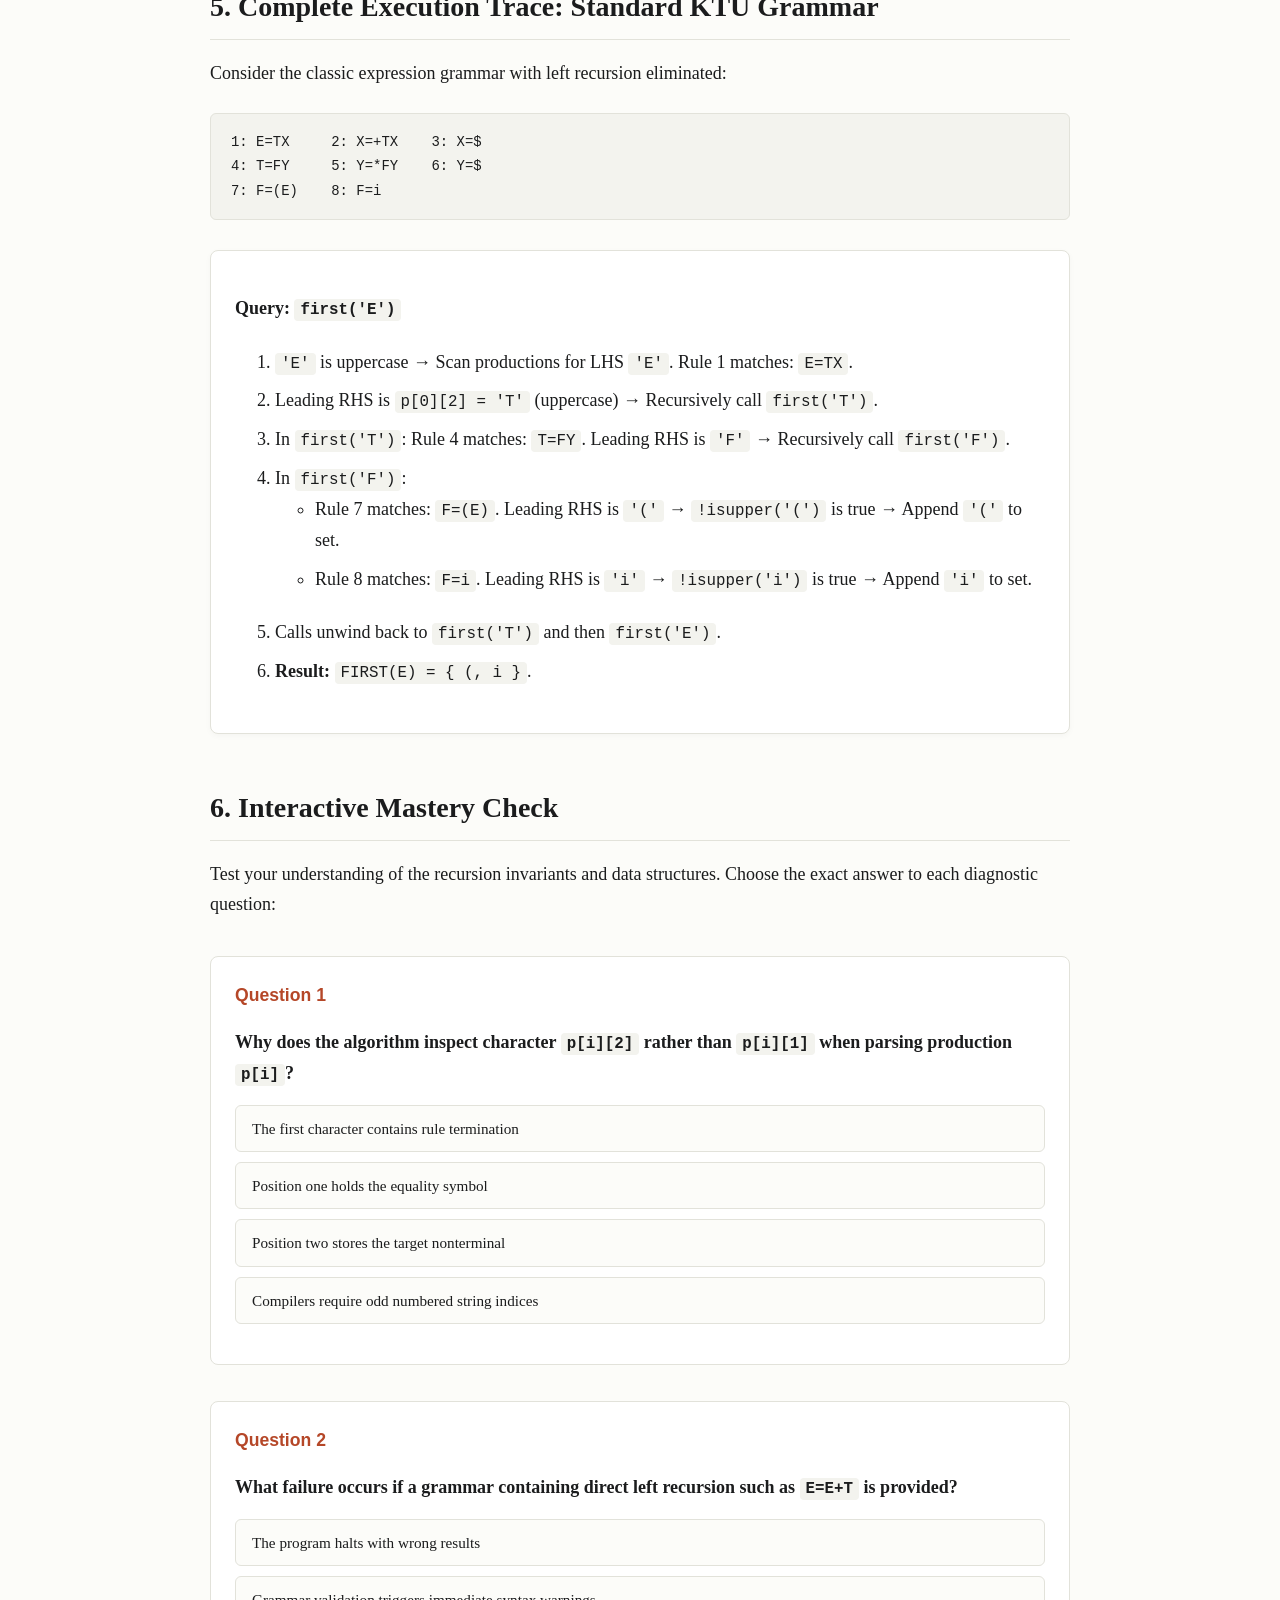
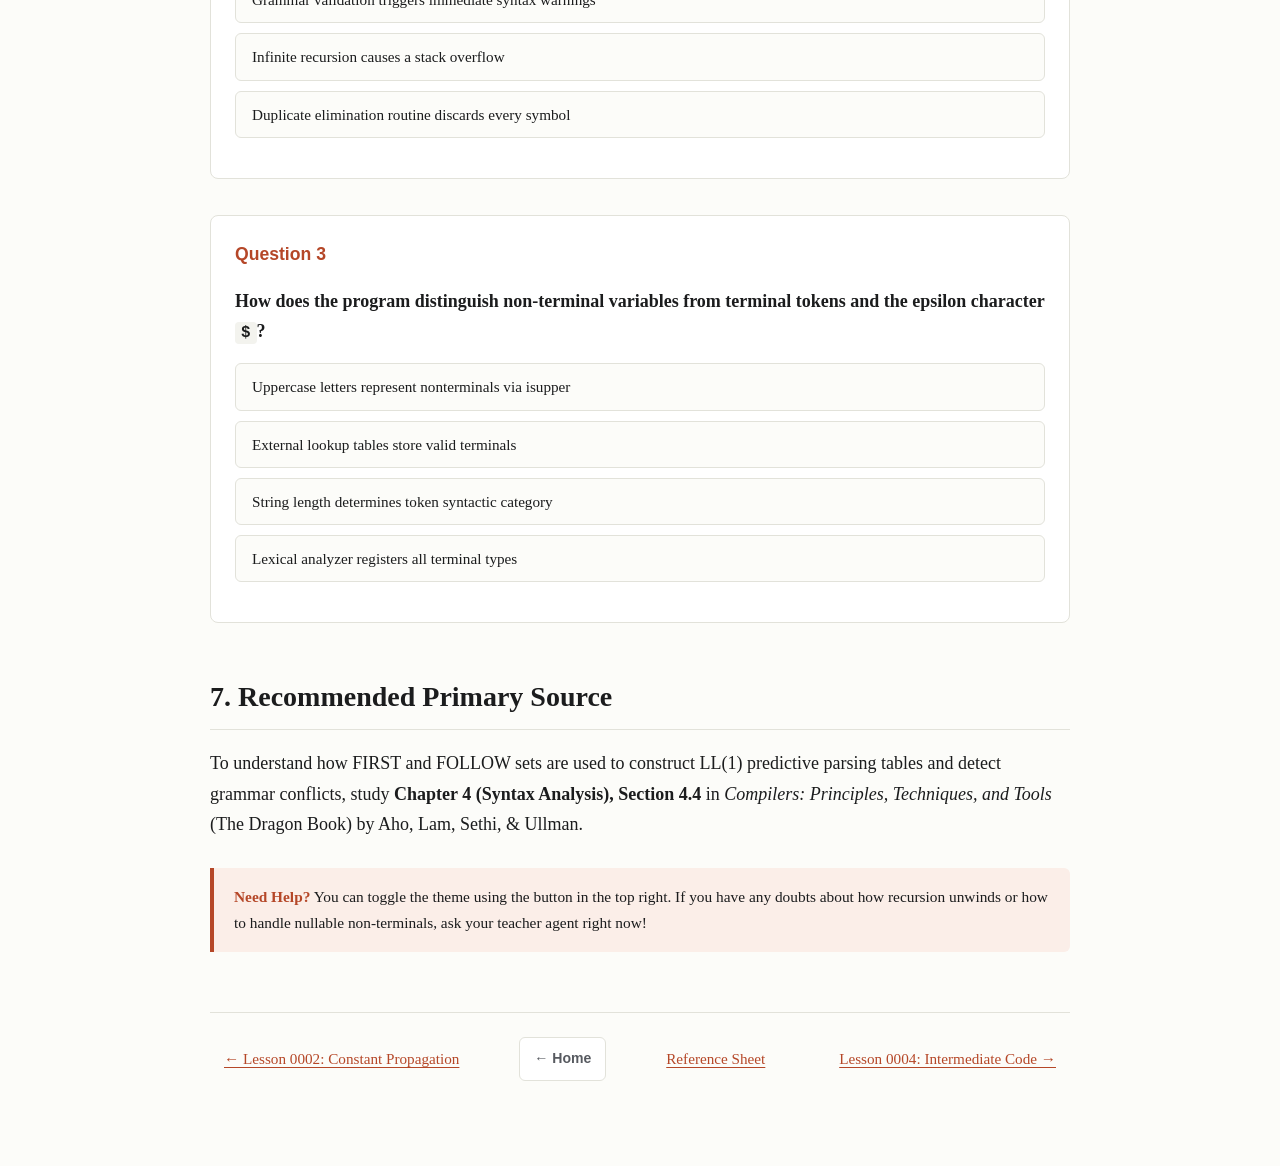
<file: lessons/0003-first-set-of-grammar-from-scratch.html>
<!DOCTYPE html>
<html lang="en">
<head>
  <meta charset="UTF-8">
  <meta name="viewport" content="width=device-width, initial-scale=1.0">
  <title>Lesson 0003: FIRST Set of Grammar From Scratch</title>
  <link rel="stylesheet" href="../assets/style.css">
  <script src="../assets/theme.js"></script>
</head>
<body>
<div class="container">
  <header>
    <div class="kicker"><a href="../index.html" class="kicker-home">&larr; Home</a> &bull; Lesson 0003 &bull; Compiler Design Lab</div>
    <h1>FIRST Set of Grammar From Scratch</h1>
    <p class="subtitle">The telephone tree mental model, recursive base cases, set deduplication, and predictive parsing foundations.</p>
  </header>

  <div class="callout">
    <strong>Mission Alignment:</strong> Your objective is to write the complete C program for computing the FIRST set of any Context-Free Grammar (CFG) from memory on paper or a terminal. By the end of this lesson, you will master the two recursive base cases, the <code>LHS=RHS</code> array indexing contract, and the set deduplication invariant.
  </div>

  <h2>1. The Mental Model: The Telephone Tree Detective</h2>
  <p>To master the FIRST set algorithm without memorizing code, picture a detective interrogating symbols in a grammar with one single question:</p>
  
  <div class="diagram-box">
    <p style="font-size: 1.15rem; font-weight: bold; margin-bottom: 8px;">"What is the very first terminal character you can say when you speak?"</p>
    <ul>
      <li><strong>Case A (The Terminal):</strong> If the detective asks a terminal like <code>'i'</code>, <code>'+'</code>, or <code>'('</code>, it answers immediately: <em>"I can only speak for myself! My first character is <code>'i'</code>."</em> No phone calls required. This is our <strong>base case</strong>.</li>
      <li><strong>Case B (The Non-Terminal):</strong> If the detective asks a non-terminal like <code>E</code>, it cannot speak directly. It checks its production rule <code>E=TX</code> and says: <em>"I defer to my leading child <code>T</code>. Let me call <code>T</code> on the telephone and ask what it can say!"</em></li>
      <li><strong>The Chain:</strong> Detective calls <code>T</code>. <code>T</code> checks <code>T=FY</code> and calls <code>F</code>. <code>F</code> checks <code>F=(E)</code> and <code>F=i</code>. Aha! <code>F</code> begins with <code>'('</code> and <code>'i'</code>, which are terminals. <code>F</code> tells <code>T</code>, and <code>T</code> tells <code>E</code>.</li>
      <li><strong>The Vanishing Act (Epsilon <code>$</code>):</strong> If a rule says <code>X=$</code>, the symbol says: <em>"I can vanish into thin air!"</em> It contributes <code>'$'</code> to the set so the parser knows this symbol is nullable.</li>
    </ul>
  </div>

  <h2>2. The Data Contract: Fixed-Format Production Indexing</h2>
  <p>The program stores grammar rules as simple strings in a 2D character array <code>char p[20][20]</code>. Every rule is entered in rigid <code>LHS=RHS</code> format:</p>

  <div class="diagram-box">
    <code>Index: &nbsp; [0] &nbsp; &nbsp; [1] &nbsp; &nbsp; [2] &nbsp; &nbsp; [3] ...</code><br>
    <code>Rule: &nbsp; &nbsp; E &nbsp; &nbsp; &nbsp; = &nbsp; &nbsp; &nbsp; T &nbsp; &nbsp; &nbsp; X</code>
    <p style="margin-top: 12px; margin-bottom: 0;">Notice the fixed index invariant:</p>
    <ul>
      <li><code>p[i][0]</code> is <strong>always</strong> the Left-Hand Side (LHS) non-terminal symbol.</li>
      <li><code>p[i][1]</code> is <strong>always</strong> the separator character <code>'='</code>.</li>
      <li><code>p[i][2]</code> is <strong>always</strong> the all-important leading symbol of the Right-Hand Side (RHS).</li>
    </ul>
  </div>

  <p>To distinguish non-terminals from terminals, the program uses the standard C library function <code>isupper()</code> from <code>&lt;ctype.h&gt;</code>:</p>
  <ul>
    <li><code>isupper(c) == true</code> &rarr; Non-terminal (uppercase English letters <code>'A'</code> through <code>'Z'</code>).</li>
    <li><code>!isupper(c) == true</code> &rarr; Terminal token (lowercase letters, operators like <code>'+'</code>, <code>'*'</code>, brackets <code>'('</code>, <code>')'</code>, and the epsilon marker <code>'$'</code>).</li>
  </ul>

  <h2>3. Deconstructing <code>first(char c)</code>: Two Essential Branches</h2>
  <p>The entire FIRST computation engine fits into 15 lines of clean C. It contains exactly two core branches:</p>

  <pre><code>void first(char c) {
    /* Case 1: Terminal base case (leaf node) */
    if (!isupper(c)) {
        add_to_result(c);
        return;
    }
    
    /* Case 2: Non-terminal recursive expansion */
    for (int i = 0; i < n; i++) {
        if (p[i][0] == c) {
            if (p[i][2] == '$') {
                add_to_result('$');          /* Sub-case 2a: Derives epsilon directly */
            } else if (!isupper(p[i][2])) {
                add_to_result(p[i][2]);      /* Sub-case 2b: RHS starts with terminal */
            } else {
                first(p[i][2]);              /* Sub-case 2c: RHS starts with non-terminal */
            }
        }
    }
}</code></pre>

  <p>Trace the elegance of this structure: if <code>p[i][2]</code> is a non-terminal, we recursively invoke <code>first(p[i][2])</code>. That recursive call will either hit a terminal base case (adding it to <code>f</code>) or chain further down until leaf terminals are reached.</p>

  <h2>4. Set Deduplication: <code>add_to_result(char ch)</code></h2>
  <p>In set theory, duplicates are mathematically forbidden: $\{ i, (, i \}$ must be stored simply as $\{ i, ( \}$. To enforce this, results are never written directly to <code>f[m++]</code> without a uniqueness guard:</p>

  <pre><code>void add_to_result(char ch) {
    for (int i = 0; i < m; i++) {
        if (f[i] == ch) return; /* Symbol already present: drop duplicate */
    }
    f[m++] = ch;                /* New unique symbol: append and increment */
}</code></pre>

  <div class="callout">
    <strong>Exam Reminder:</strong> Before computing the FIRST set for a new non-terminal symbol in <code>main()</code>, you must reset the counter: <code>m = 0;</code>. Otherwise, results from earlier queries will contaminate the next set!
  </div>

  <h2>5. Complete Execution Trace: Standard KTU Grammar</h2>
  <p>Consider the classic expression grammar with left recursion eliminated:</p>
  <pre><code>1: E=TX     2: X=+TX    3: X=$
4: T=FY     5: Y=*FY    6: Y=$
7: F=(E)    8: F=i</code></pre>

  <div class="diagram-box">
    <p><strong>Query: <code>first('E')</code></strong></p>
    <ol>
      <li><code>'E'</code> is uppercase &rarr; Scan productions for LHS <code>'E'</code>. Rule 1 matches: <code>E=TX</code>.</li>
      <li>Leading RHS is <code>p[0][2] = 'T'</code> (uppercase) &rarr; Recursively call <code>first('T')</code>.</li>
      <li>In <code>first('T')</code>: Rule 4 matches: <code>T=FY</code>. Leading RHS is <code>'F'</code> &rarr; Recursively call <code>first('F')</code>.</li>
      <li>In <code>first('F')</code>:
        <ul>
          <li>Rule 7 matches: <code>F=(E)</code>. Leading RHS is <code>'('</code> &rarr; <code>!isupper('(')</code> is true &rarr; Append <code>'('</code> to set.</li>
          <li>Rule 8 matches: <code>F=i</code>. Leading RHS is <code>'i'</code> &rarr; <code>!isupper('i')</code> is true &rarr; Append <code>'i'</code> to set.</li>
        </ul>
      </li>
      <li>Calls unwind back to <code>first('T')</code> and then <code>first('E')</code>.</li>
      <li><strong>Result:</strong> <code>FIRST(E) = { (, i }</code>.</li>
    </ol>
  </div>

  <h2>6. Interactive Mastery Check</h2>
  <p>Test your understanding of the recursion invariants and data structures. Choose the exact answer to each diagnostic question:</p>

  <!-- Quiz Question 1 -->
  <div class="quiz-container" id="q1">
    <div class="quiz-title">Question 1</div>
    <div class="quiz-question">Why does the algorithm inspect character <code>p[i][2]</code> rather than <code>p[i][1]</code> when parsing production <code>p[i]</code>?</div>
    <div class="quiz-options">
      <div class="quiz-option" onclick="checkAnswer('q1', 0, false, 'Incorrect. Index 0 holds the LHS non-terminal, not rule termination.')">The first character contains rule termination</div>
      <div class="quiz-option" onclick="checkAnswer('q1', 1, true, 'Correct! In LHS=RHS format, index 0 is LHS, index 1 is \'=\', and index 2 begins RHS.')">Position one holds the equality symbol</div>
      <div class="quiz-option" onclick="checkAnswer('q1', 2, false, 'Incorrect. Index 2 holds the leading RHS symbol, not the target non-terminal.')">Position two stores the target nonterminal</div>
      <div class="quiz-option" onclick="checkAnswer('q1', 3, false, 'Incorrect. Character indexing is dictated strictly by string formatting.')">Compilers require odd numbered string indices</div>
    </div>
    <div class="quiz-feedback" id="q1-feedback"></div>
  </div>

  <!-- Quiz Question 2 -->
  <div class="quiz-container" id="q2">
    <div class="quiz-title">Question 2</div>
    <div class="quiz-question">What failure occurs if a grammar containing direct left recursion such as <code>E=E+T</code> is provided?</div>
    <div class="quiz-options">
      <div class="quiz-option" onclick="checkAnswer('q2', 0, false, 'Incorrect. The program will not complete with wrong answers; it hangs and crashes.')">The program halts with wrong results</div>
      <div class="quiz-option" onclick="checkAnswer('q2', 1, false, 'Incorrect. The lab C code performs no automatic grammar validation or warnings.')">Grammar validation triggers immediate syntax warnings</div>
      <div class="quiz-option" onclick="checkAnswer('q2', 2, true, 'Correct! first(\'E\') calls first(p[i][2]) which is first(\'E\'), recursing infinitely until stack overflow.')">Infinite recursion causes a stack overflow</div>
      <div class="quiz-option" onclick="checkAnswer('q2', 3, false, 'Incorrect. Deduplication only checks symbols added to f; it does not stop recursion.')">Duplicate elimination routine discards every symbol</div>
    </div>
    <div class="quiz-feedback" id="q2-feedback"></div>
  </div>

  <!-- Quiz Question 3 -->
  <div class="quiz-container" id="q3">
    <div class="quiz-title">Question 3</div>
    <div class="quiz-question">How does the program distinguish non-terminal variables from terminal tokens and the epsilon character <code>$</code>?</div>
    <div class="quiz-options">
      <div class="quiz-option" onclick="checkAnswer('q3', 0, true, 'Correct! Non-terminals are uppercase letters (A-Z) where isupper() is true; terminals and \'$\' evaluate to false.')">Uppercase letters represent nonterminals via isupper</div>
      <div class="quiz-option" onclick="checkAnswer('q3', 1, false, 'Incorrect. The program does not maintain an external terminal lookup table.')">External lookup tables store valid terminals</div>
      <div class="quiz-option" onclick="checkAnswer('q3', 2, false, 'Incorrect. String length plays no role in distinguishing symbol categories.')">String length determines token syntactic category</div>
      <div class="quiz-option" onclick="checkAnswer('q3', 3, false, 'Incorrect. The C program is standalone and does not invoke a lexical analyzer.')">Lexical analyzer registers all terminal types</div>
    </div>
    <div class="quiz-feedback" id="q3-feedback"></div>
  </div>

  <h2>7. Recommended Primary Source</h2>
  <p>To understand how FIRST and FOLLOW sets are used to construct LL(1) predictive parsing tables and detect grammar conflicts, study <strong>Chapter 4 (Syntax Analysis), Section 4.4</strong> in <em>Compilers: Principles, Techniques, and Tools</em> (The Dragon Book) by Aho, Lam, Sethi, & Ullman.</p>

  <div class="callout">
    <strong>Need Help?</strong> You can toggle the theme using the button in the top right. If you have any doubts about how recursion unwinds or how to handle nullable non-terminals, ask your teacher agent right now!
  </div>

  <div class="nav-links">
    <a href="0002-constant-propagation-from-scratch.html">&larr; Lesson 0002: Constant Propagation</a>
    <a href="../index.html" class="nav-home">&larr; Home</a>
    <a href="../reference/first-of-grammar-reference.html">Reference Sheet</a>
    <a href="0004-intermediate-code-generator-from-scratch.html">Lesson 0004: Intermediate Code &rarr;</a>
  </div>
</div>

<script>
function checkAnswer(questionId, selectedIdx, isCorrect, explanation) {
  const container = document.getElementById(questionId);
  const options = container.querySelectorAll('.quiz-option');
  const feedback = document.getElementById(questionId + '-feedback');
  
  options.forEach((opt, idx) => {
    opt.classList.remove('correct', 'incorrect');
    if (idx === selectedIdx) {
      opt.classList.add(isCorrect ? 'correct' : 'incorrect');
    }
  });
  
  feedback.style.display = 'block';
  feedback.style.backgroundColor = isCorrect ? 'var(--success-bg)' : 'var(--error-bg)';
  feedback.style.color = isCorrect ? 'var(--success)' : 'var(--error)';
  feedback.innerHTML = (isCorrect ? '<strong>✓ Correct!</strong> ' : '<strong>✗ Incorrect.</strong> ') + explanation;
}
</script>
</body>
</html>
</file>
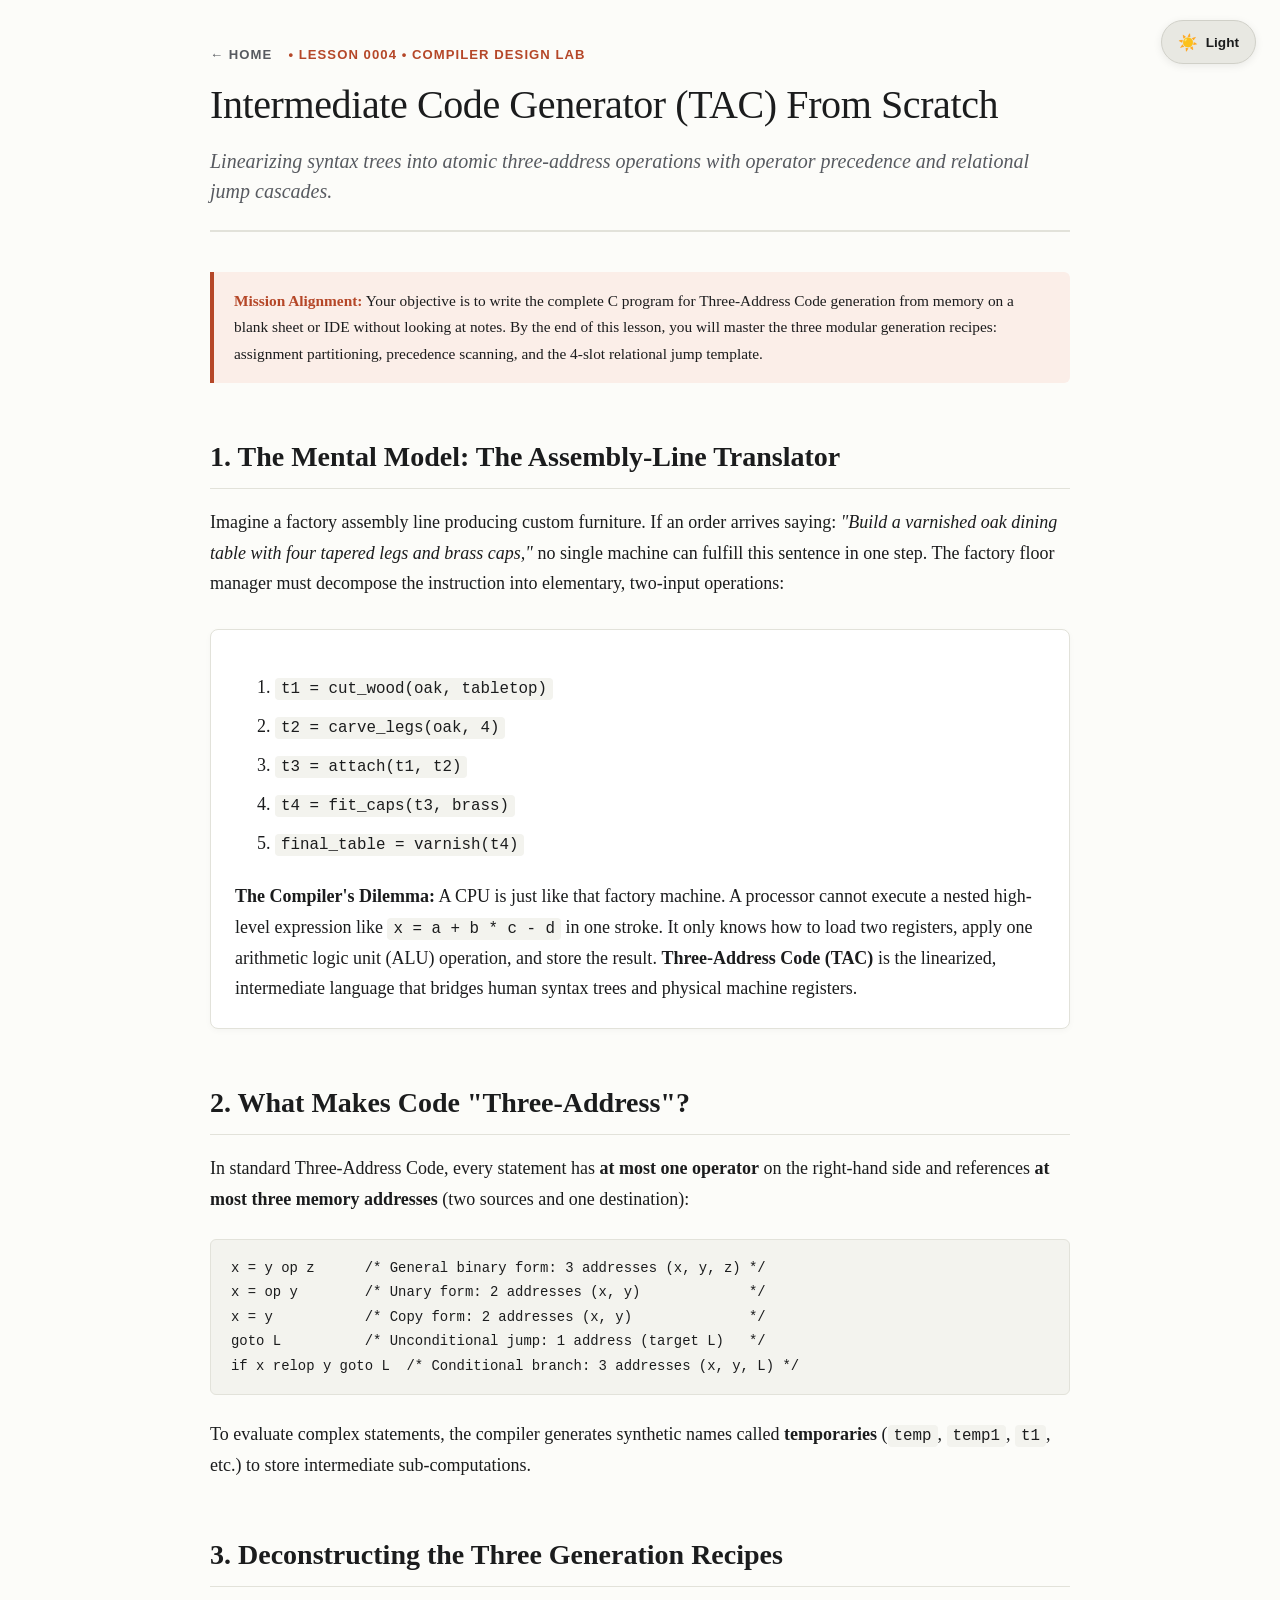
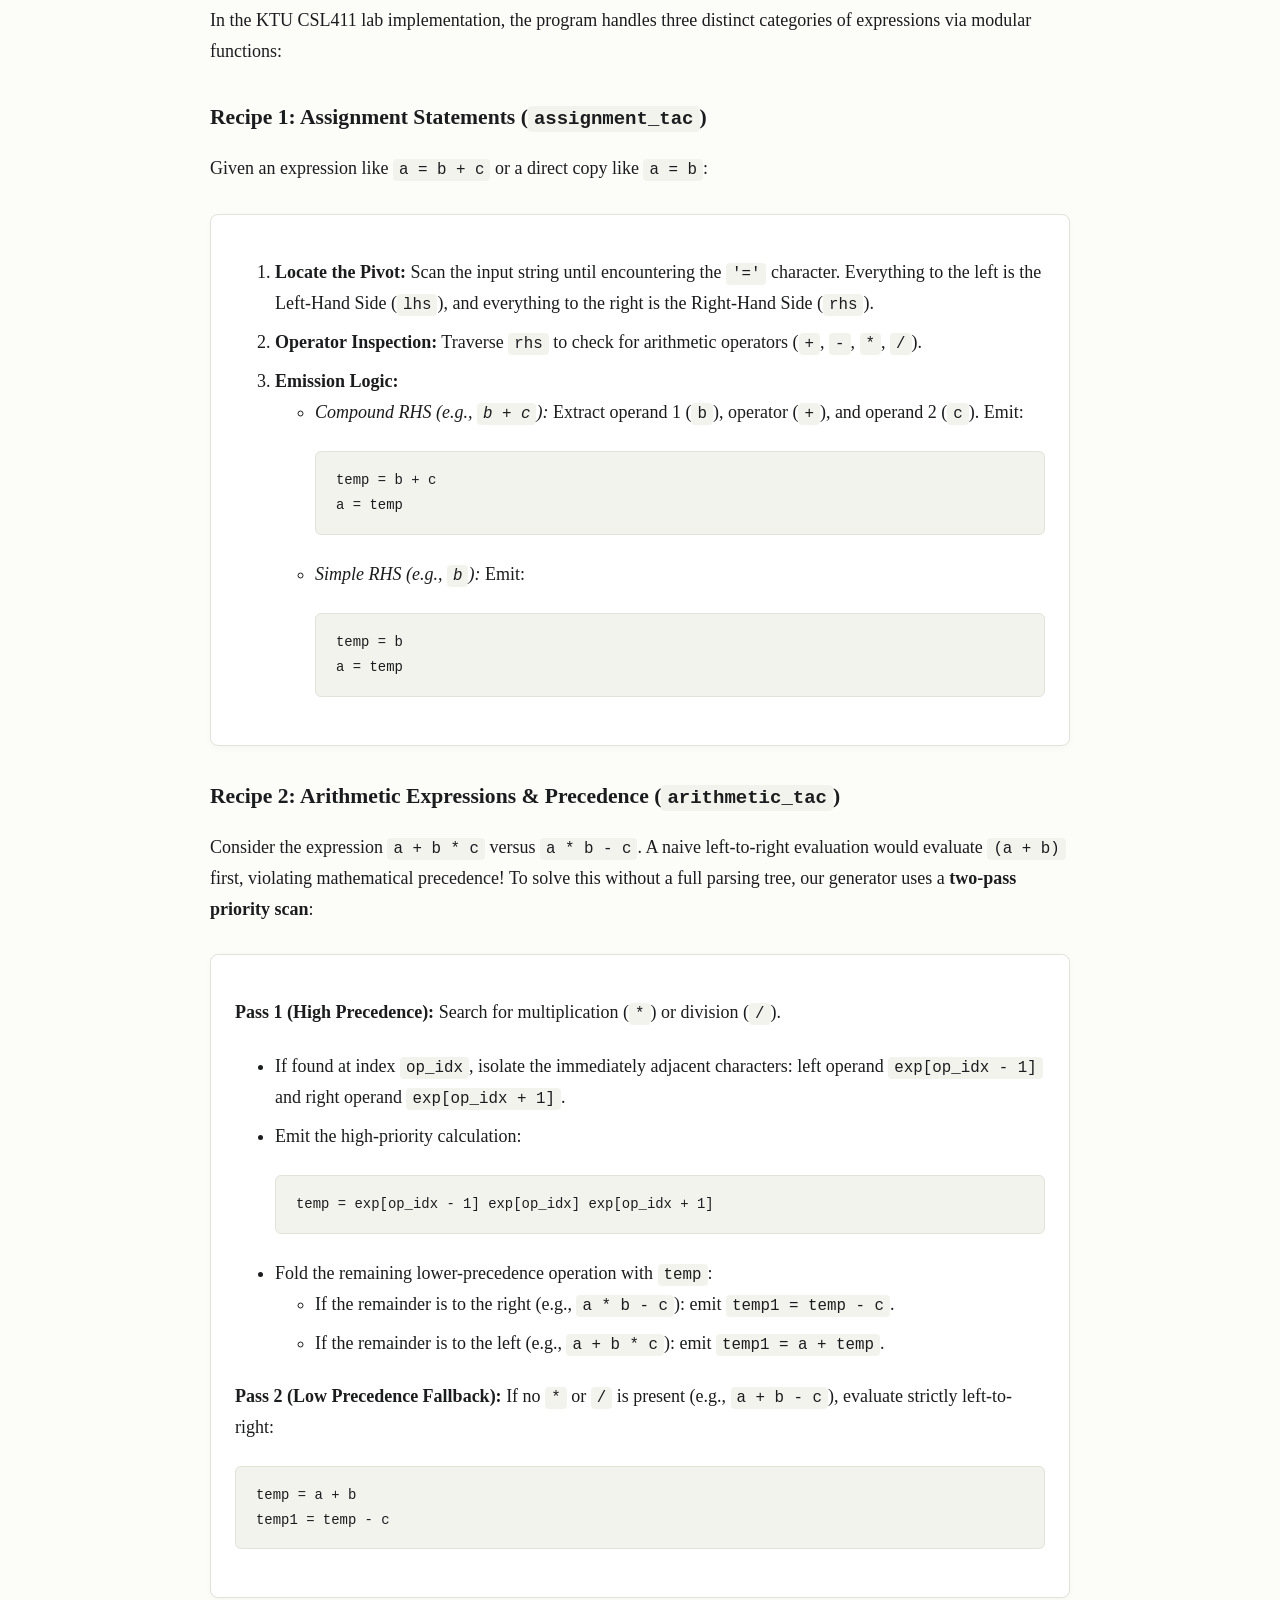
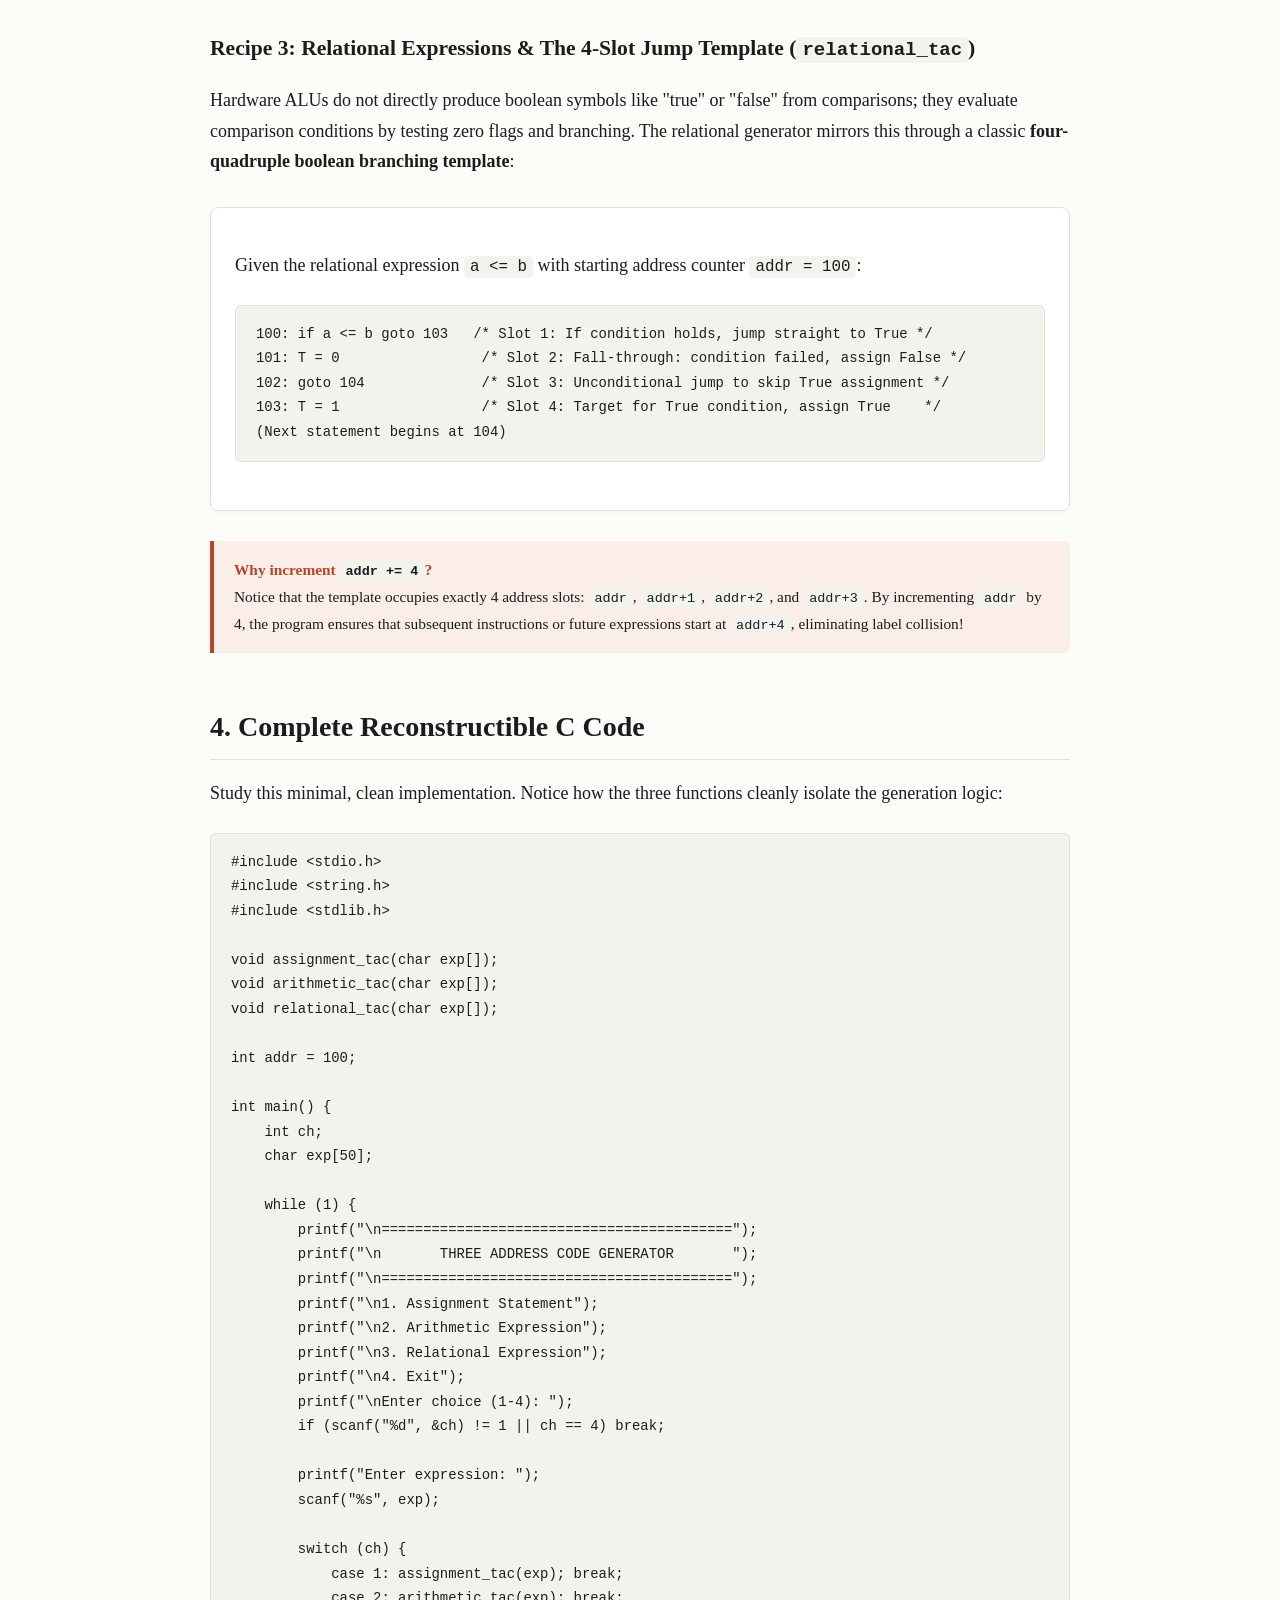
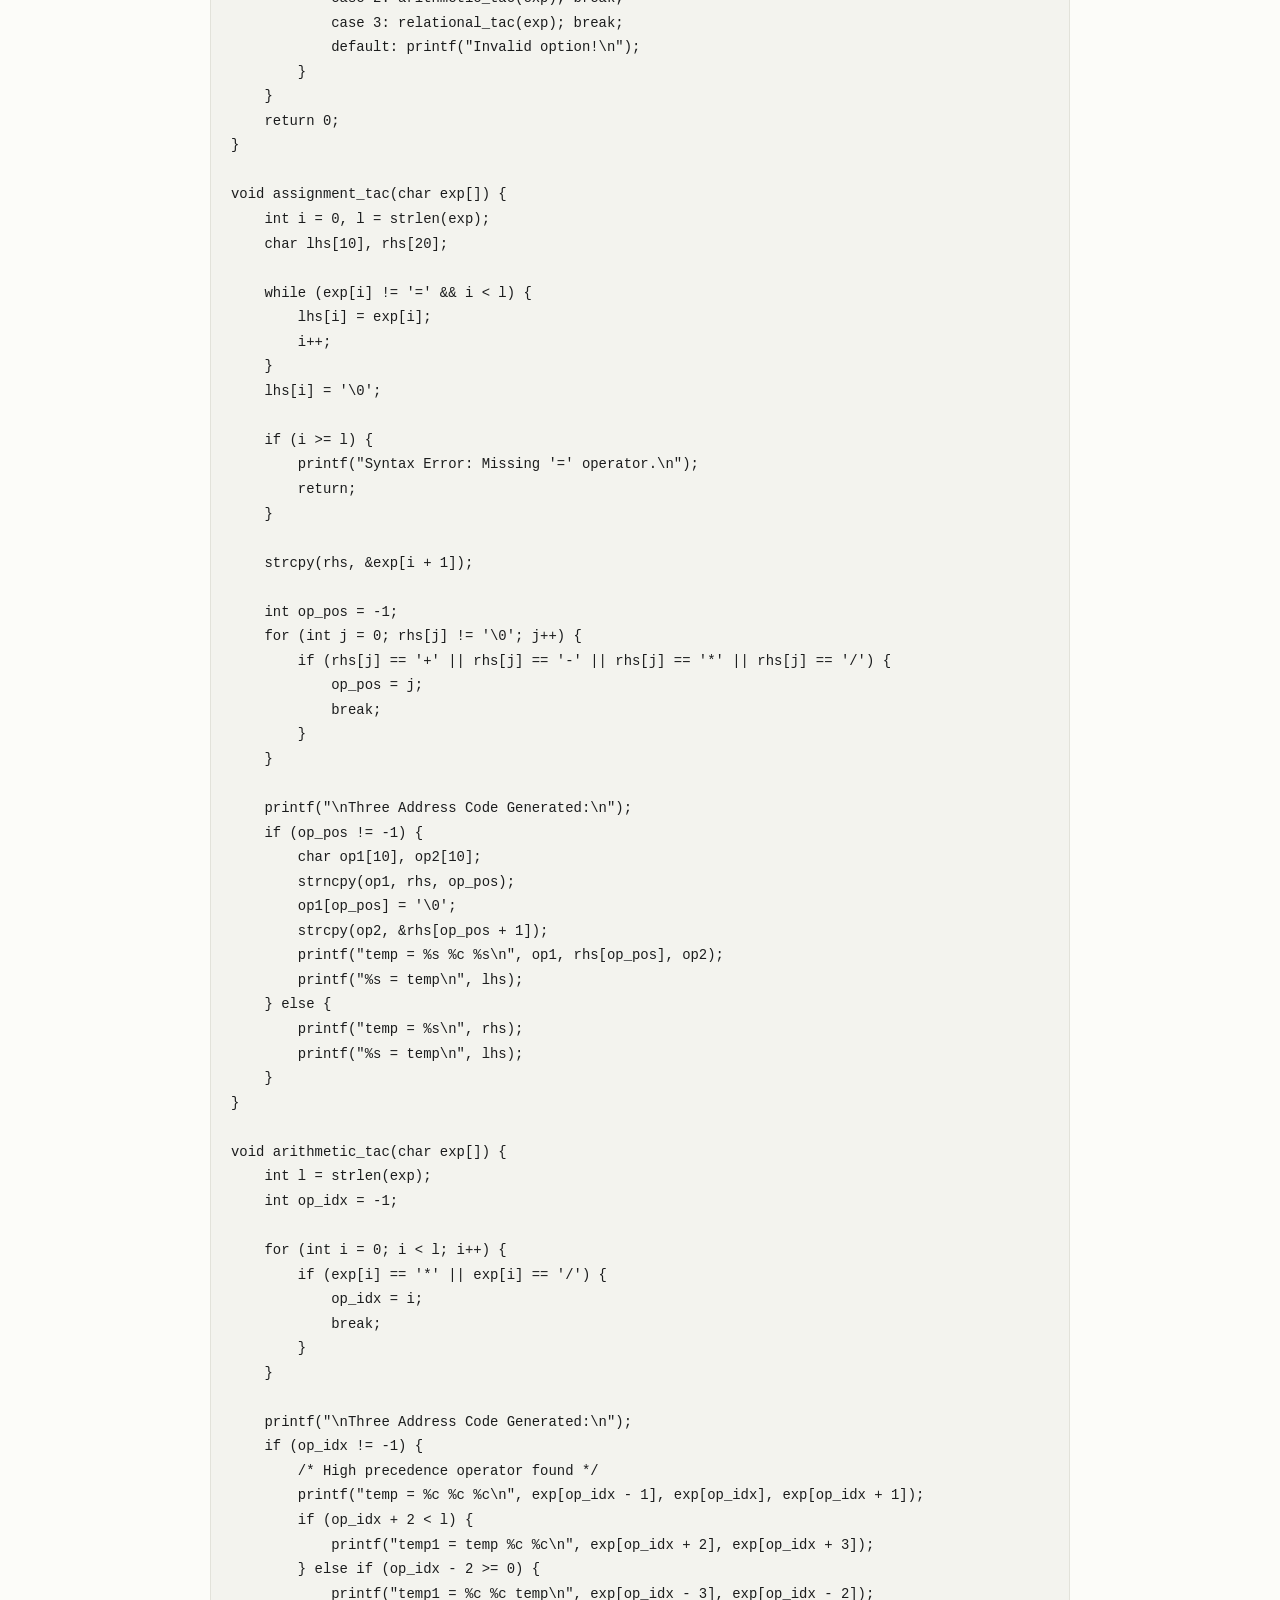
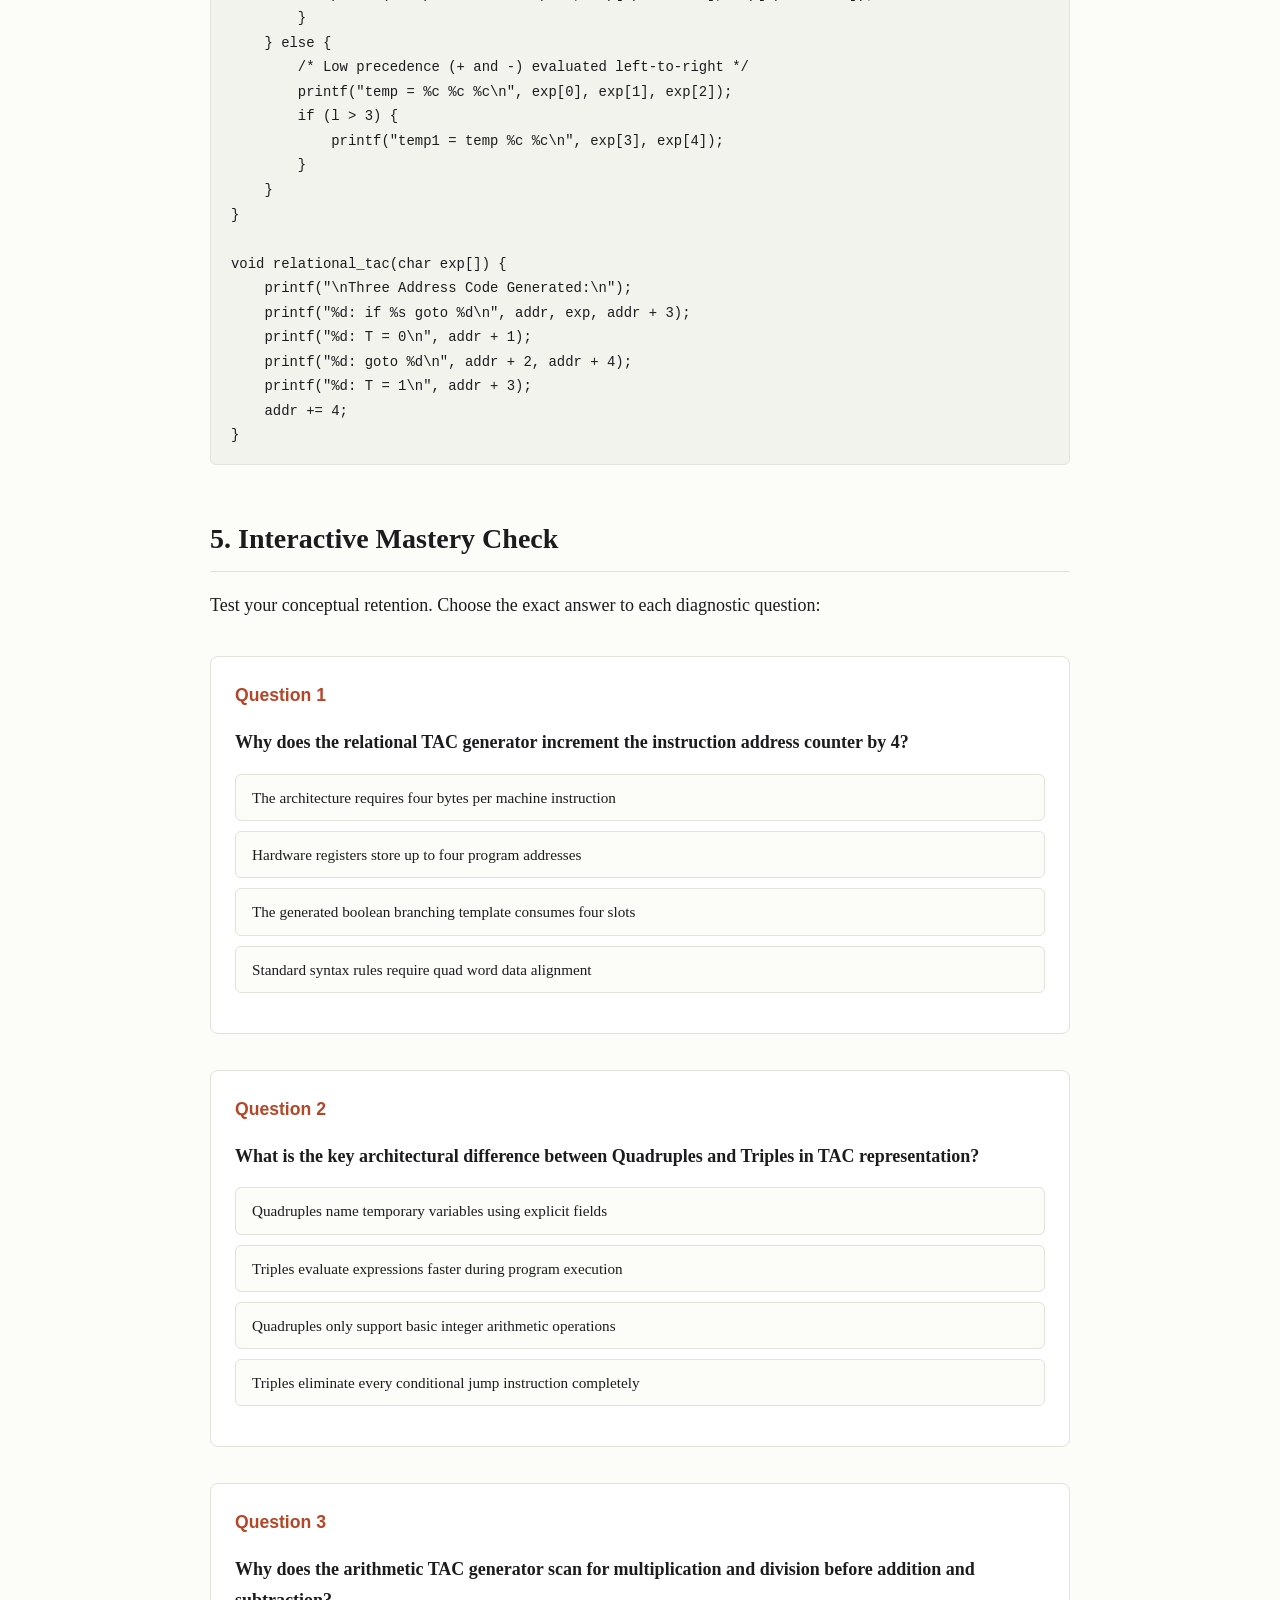
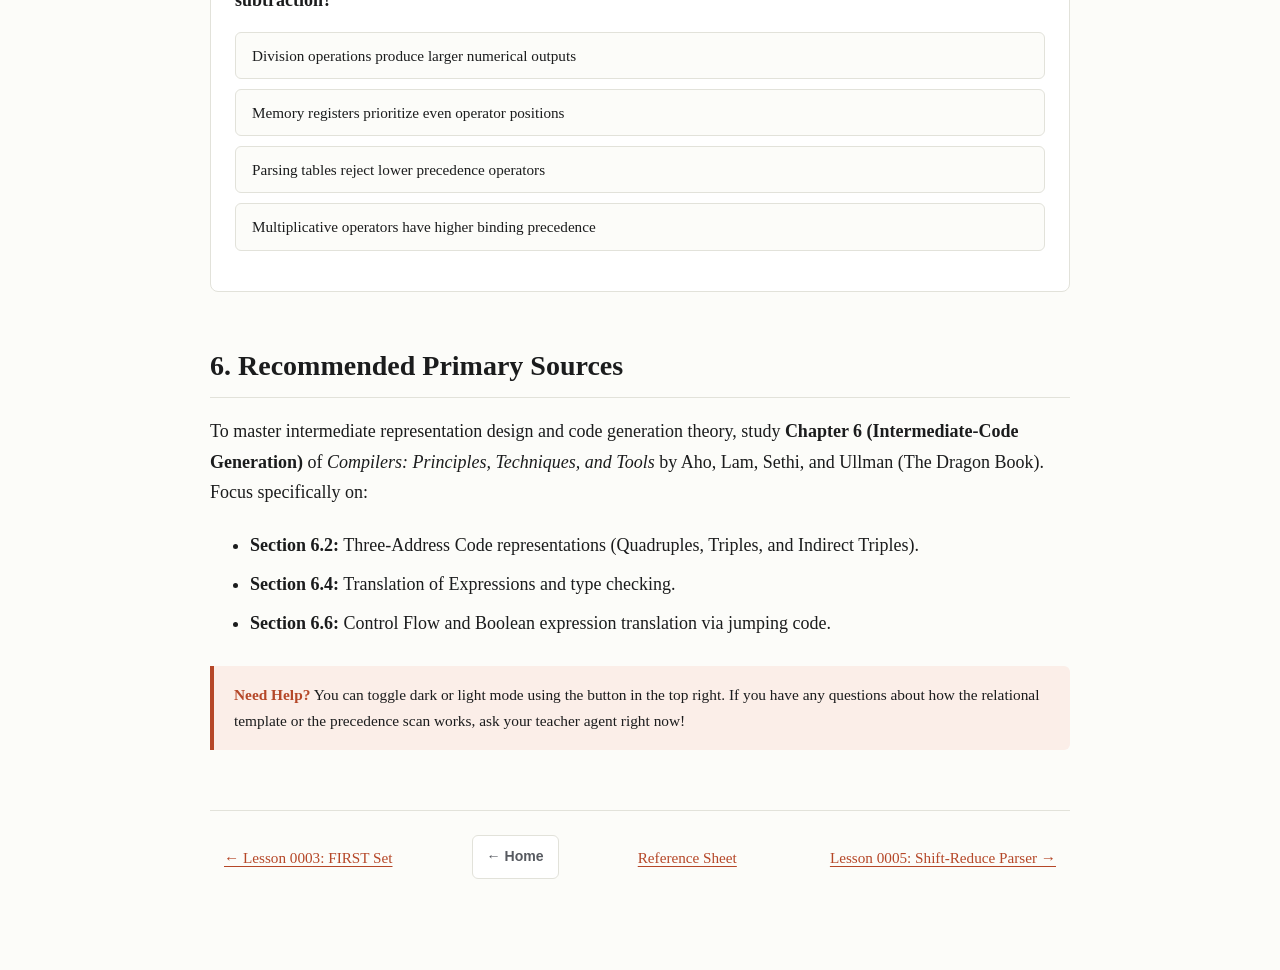
<file: lessons/0004-intermediate-code-generator-from-scratch.html>
<!DOCTYPE html>
<html lang="en">
<head>
  <meta charset="UTF-8">
  <meta name="viewport" content="width=device-width, initial-scale=1.0">
  <title>Lesson 0004: Intermediate Code Generator (Three-Address Code) From Scratch</title>
  <link rel="stylesheet" href="../assets/style.css">
  <script src="../assets/theme.js"></script>
</head>
<body>
<div class="container">
  <header>
    <div class="kicker"><a href="../index.html" class="kicker-home">&larr; Home</a> &bull; Lesson 0004 &bull; Compiler Design Lab</div>
    <h1>Intermediate Code Generator (TAC) From Scratch</h1>
    <p class="subtitle">Linearizing syntax trees into atomic three-address operations with operator precedence and relational jump cascades.</p>
  </header>

  <div class="callout">
    <strong>Mission Alignment:</strong> Your objective is to write the complete C program for Three-Address Code generation from memory on a blank sheet or IDE without looking at notes. By the end of this lesson, you will master the three modular generation recipes: assignment partitioning, precedence scanning, and the 4-slot relational jump template.
  </div>

  <h2>1. The Mental Model: The Assembly-Line Translator</h2>
  <p>Imagine a factory assembly line producing custom furniture. If an order arrives saying: <em>"Build a varnished oak dining table with four tapered legs and brass caps,"</em> no single machine can fulfill this sentence in one step. The factory floor manager must decompose the instruction into elementary, two-input operations:</p>

  <div class="diagram-box">
    <ol>
      <li><code>t1 = cut_wood(oak, tabletop)</code></li>
      <li><code>t2 = carve_legs(oak, 4)</code></li>
      <li><code>t3 = attach(t1, t2)</code></li>
      <li><code>t4 = fit_caps(t3, brass)</code></li>
      <li><code>final_table = varnish(t4)</code></li>
    </ol>
    <p style="margin-top: 14px; margin-bottom: 0;"><strong>The Compiler's Dilemma:</strong> A CPU is just like that factory machine. A processor cannot execute a nested high-level expression like <code>x = a + b * c - d</code> in one stroke. It only knows how to load two registers, apply one arithmetic logic unit (ALU) operation, and store the result. <strong>Three-Address Code (TAC)</strong> is the linearized, intermediate language that bridges human syntax trees and physical machine registers.</p>
  </div>

  <h2>2. What Makes Code "Three-Address"?</h2>
  <p>In standard Three-Address Code, every statement has <strong>at most one operator</strong> on the right-hand side and references <strong>at most three memory addresses</strong> (two sources and one destination):</p>
  
  <pre><code>x = y op z      /* General binary form: 3 addresses (x, y, z) */
x = op y        /* Unary form: 2 addresses (x, y)             */
x = y           /* Copy form: 2 addresses (x, y)              */
goto L          /* Unconditional jump: 1 address (target L)   */
if x relop y goto L  /* Conditional branch: 3 addresses (x, y, L) */</code></pre>

  <p>To evaluate complex statements, the compiler generates synthetic names called <strong>temporaries</strong> (<code>temp</code>, <code>temp1</code>, <code>t1</code>, etc.) to store intermediate sub-computations.</p>

  <h2>3. Deconstructing the Three Generation Recipes</h2>
  <p>In the KTU CSL411 lab implementation, the program handles three distinct categories of expressions via modular functions:</p>

  <h3>Recipe 1: Assignment Statements (<code>assignment_tac</code>)</h3>
  <p>Given an expression like <code>a = b + c</code> or a direct copy like <code>a = b</code>:</p>
  <div class="diagram-box">
    <ol>
      <li><strong>Locate the Pivot:</strong> Scan the input string until encountering the <code>'='</code> character. Everything to the left is the Left-Hand Side (<code>lhs</code>), and everything to the right is the Right-Hand Side (<code>rhs</code>).</li>
      <li><strong>Operator Inspection:</strong> Traverse <code>rhs</code> to check for arithmetic operators (<code>+</code>, <code>-</code>, <code>*</code>, <code>/</code>).</li>
      <li><strong>Emission Logic:</strong>
        <ul>
          <li><em>Compound RHS (e.g., <code>b + c</code>):</em> Extract operand 1 (<code>b</code>), operator (<code>+</code>), and operand 2 (<code>c</code>). Emit:
            <pre><code>temp = b + c
a = temp</code></pre>
          </li>
          <li><em>Simple RHS (e.g., <code>b</code>):</em> Emit:
            <pre><code>temp = b
a = temp</code></pre>
          </li>
        </ul>
      </li>
    </ol>
  </div>

  <h3>Recipe 2: Arithmetic Expressions & Precedence (<code>arithmetic_tac</code>)</h3>
  <p>Consider the expression <code>a + b * c</code> versus <code>a * b - c</code>. A naive left-to-right evaluation would evaluate <code>(a + b)</code> first, violating mathematical precedence! To solve this without a full parsing tree, our generator uses a <strong>two-pass priority scan</strong>:</p>

  <div class="diagram-box">
    <p><strong>Pass 1 (High Precedence):</strong> Search for multiplication (<code>*</code>) or division (<code>/</code>).</p>
    <ul>
      <li>If found at index <code>op_idx</code>, isolate the immediately adjacent characters: left operand <code>exp[op_idx - 1]</code> and right operand <code>exp[op_idx + 1]</code>.</li>
      <li>Emit the high-priority calculation:
        <pre><code>temp = exp[op_idx - 1] exp[op_idx] exp[op_idx + 1]</code></pre>
      </li>
      <li>Fold the remaining lower-precedence operation with <code>temp</code>:
        <ul>
          <li>If the remainder is to the right (e.g., <code>a * b - c</code>): emit <code>temp1 = temp - c</code>.</li>
          <li>If the remainder is to the left (e.g., <code>a + b * c</code>): emit <code>temp1 = a + temp</code>.</li>
        </ul>
      </li>
    </ul>
    <p><strong>Pass 2 (Low Precedence Fallback):</strong> If no <code>*</code> or <code>/</code> is present (e.g., <code>a + b - c</code>), evaluate strictly left-to-right:</p>
    <pre><code>temp = a + b
temp1 = temp - c</code></pre>
  </div>

  <h3>Recipe 3: Relational Expressions & The 4-Slot Jump Template (<code>relational_tac</code>)</h3>
  <p>Hardware ALUs do not directly produce boolean symbols like "true" or "false" from comparisons; they evaluate comparison conditions by testing zero flags and branching. The relational generator mirrors this through a classic <strong>four-quadruple boolean branching template</strong>:</p>

  <div class="diagram-box">
    <p>Given the relational expression <code>a &lt;= b</code> with starting address counter <code>addr = 100</code>:</p>
    <pre><code>100: if a &lt;= b goto 103   /* Slot 1: If condition holds, jump straight to True */
101: T = 0                 /* Slot 2: Fall-through: condition failed, assign False */
102: goto 104              /* Slot 3: Unconditional jump to skip True assignment */
103: T = 1                 /* Slot 4: Target for True condition, assign True    */
(Next statement begins at 104)</code></pre>
  </div>

  <div class="callout">
    <strong>Why increment <code>addr += 4</code>?</strong><br>
    Notice that the template occupies exactly 4 address slots: <code>addr</code>, <code>addr+1</code>, <code>addr+2</code>, and <code>addr+3</code>. By incrementing <code>addr</code> by 4, the program ensures that subsequent instructions or future expressions start at <code>addr+4</code>, eliminating label collision!
  </div>

  <h2>4. Complete Reconstructible C Code</h2>
  <p>Study this minimal, clean implementation. Notice how the three functions cleanly isolate the generation logic:</p>

  <pre><code>#include &lt;stdio.h&gt;
#include &lt;string.h&gt;
#include &lt;stdlib.h&gt;

void assignment_tac(char exp[]);
void arithmetic_tac(char exp[]);
void relational_tac(char exp[]);

int addr = 100;

int main() {
    int ch;
    char exp[50];
    
    while (1) {
        printf("\n==========================================");
        printf("\n       THREE ADDRESS CODE GENERATOR       ");
        printf("\n==========================================");
        printf("\n1. Assignment Statement");
        printf("\n2. Arithmetic Expression");
        printf("\n3. Relational Expression");
        printf("\n4. Exit");
        printf("\nEnter choice (1-4): ");
        if (scanf("%d", &amp;ch) != 1 || ch == 4) break;
        
        printf("Enter expression: ");
        scanf("%s", exp);
        
        switch (ch) {
            case 1: assignment_tac(exp); break;
            case 2: arithmetic_tac(exp); break;
            case 3: relational_tac(exp); break;
            default: printf("Invalid option!\n");
        }
    }
    return 0;
}

void assignment_tac(char exp[]) {
    int i = 0, l = strlen(exp);
    char lhs[10], rhs[20];
    
    while (exp[i] != '=' &amp;&amp; i &lt; l) {
        lhs[i] = exp[i];
        i++;
    }
    lhs[i] = '\0';
    
    if (i &gt;= l) {
        printf("Syntax Error: Missing '=' operator.\n");
        return;
    }
    
    strcpy(rhs, &amp;exp[i + 1]);
    
    int op_pos = -1;
    for (int j = 0; rhs[j] != '\0'; j++) {
        if (rhs[j] == '+' || rhs[j] == '-' || rhs[j] == '*' || rhs[j] == '/') {
            op_pos = j;
            break;
        }
    }
    
    printf("\nThree Address Code Generated:\n");
    if (op_pos != -1) {
        char op1[10], op2[10];
        strncpy(op1, rhs, op_pos);
        op1[op_pos] = '\0';
        strcpy(op2, &amp;rhs[op_pos + 1]);
        printf("temp = %s %c %s\n", op1, rhs[op_pos], op2);
        printf("%s = temp\n", lhs);
    } else {
        printf("temp = %s\n", rhs);
        printf("%s = temp\n", lhs);
    }
}

void arithmetic_tac(char exp[]) {
    int l = strlen(exp);
    int op_idx = -1;
    
    for (int i = 0; i &lt; l; i++) {
        if (exp[i] == '*' || exp[i] == '/') {
            op_idx = i;
            break;
        }
    }
    
    printf("\nThree Address Code Generated:\n");
    if (op_idx != -1) {
        /* High precedence operator found */
        printf("temp = %c %c %c\n", exp[op_idx - 1], exp[op_idx], exp[op_idx + 1]);
        if (op_idx + 2 &lt; l) {
            printf("temp1 = temp %c %c\n", exp[op_idx + 2], exp[op_idx + 3]);
        } else if (op_idx - 2 &gt;= 0) {
            printf("temp1 = %c %c temp\n", exp[op_idx - 3], exp[op_idx - 2]);
        }
    } else {
        /* Low precedence (+ and -) evaluated left-to-right */
        printf("temp = %c %c %c\n", exp[0], exp[1], exp[2]);
        if (l &gt; 3) {
            printf("temp1 = temp %c %c\n", exp[3], exp[4]);
        }
    }
}

void relational_tac(char exp[]) {
    printf("\nThree Address Code Generated:\n");
    printf("%d: if %s goto %d\n", addr, exp, addr + 3);
    printf("%d: T = 0\n", addr + 1);
    printf("%d: goto %d\n", addr + 2, addr + 4);
    printf("%d: T = 1\n", addr + 3);
    addr += 4;
}</code></pre>

  <h2>5. Interactive Mastery Check</h2>
  <p>Test your conceptual retention. Choose the exact answer to each diagnostic question:</p>

  <!-- Quiz Question 1 -->
  <div class="quiz-container" id="q1">
    <div class="quiz-title">Question 1</div>
    <div class="quiz-question">Why does the relational TAC generator increment the instruction address counter by 4?</div>
    <div class="quiz-options">
      <div class="quiz-option" onclick="checkAnswer('q1', 0, false, 'Incorrect. Machine architecture byte size is unrelated to statement label counts.')">The architecture requires four bytes per machine instruction</div>
      <div class="quiz-option" onclick="checkAnswer('q1', 1, false, 'Incorrect. Register storage does not constrain the number of label addresses.')">Hardware registers store up to four program addresses</div>
      <div class="quiz-option" onclick="checkAnswer('q1', 2, true, 'Correct! The template generates one branch, two assignments, and one jump, consuming four address slots.')">The generated boolean branching template consumes four slots</div>
      <div class="quiz-option" onclick="checkAnswer('q1', 3, false, 'Incorrect. Data memory alignment is independent of intermediate jump labeling.')">Standard syntax rules require quad word data alignment</div>
    </div>
    <div class="quiz-feedback" id="q1-feedback"></div>
  </div>

  <!-- Quiz Question 2 -->
  <div class="quiz-container" id="q2">
    <div class="quiz-title">Question 2</div>
    <div class="quiz-question">What is the key architectural difference between Quadruples and Triples in TAC representation?</div>
    <div class="quiz-options">
      <div class="quiz-option" onclick="checkAnswer('q2', 0, true, 'Correct! Quadruples have an explicit result field, while Triples use implicit positional pointers.')">Quadruples name temporary variables using explicit fields</div>
      <div class="quiz-option" onclick="checkAnswer('q2', 1, false, 'Incorrect. Both structures generate equivalent runtime code efficiency.')">Triples evaluate expressions faster during program execution</div>
      <div class="quiz-option" onclick="checkAnswer('q2', 2, false, 'Incorrect. Quadruples support any valid data type and operator.')">Quadruples only support basic integer arithmetic operations</div>
      <div class="quiz-option" onclick="checkAnswer('q2', 3, false, 'Incorrect. Conditional branches exist in both Quadruple and Triple forms.')">Triples eliminate every conditional jump instruction completely</div>
    </div>
    <div class="quiz-feedback" id="q2-feedback"></div>
  </div>

  <!-- Quiz Question 3 -->
  <div class="quiz-container" id="q3">
    <div class="quiz-title">Question 3</div>
    <div class="quiz-question">Why does the arithmetic TAC generator scan for multiplication and division before addition and subtraction?</div>
    <div class="quiz-options">
      <div class="quiz-option" onclick="checkAnswer('q3', 0, false, 'Incorrect. Arithmetic magnitude has no bearing on compilation order.')">Division operations produce larger numerical outputs</div>
      <div class="quiz-option" onclick="checkAnswer('q3', 1, false, 'Incorrect. Register allocation does not alternate by operator positions.')">Memory registers prioritize even operator positions</div>
      <div class="quiz-option" onclick="checkAnswer('q3', 2, false, 'Incorrect. Parsing tables accept both operators according to precedence rules.')">Parsing tables reject lower precedence operators</div>
      <div class="quiz-option" onclick="checkAnswer('q3', 3, true, 'Correct! High-precedence operators bind tighter and must be evaluated into temporaries first.')">Multiplicative operators have higher binding precedence</div>
    </div>
    <div class="quiz-feedback" id="q3-feedback"></div>
  </div>

  <h2>6. Recommended Primary Sources</h2>
  <p>To master intermediate representation design and code generation theory, study <strong>Chapter 6 (Intermediate-Code Generation)</strong> of <em>Compilers: Principles, Techniques, and Tools</em> by Aho, Lam, Sethi, and Ullman (The Dragon Book). Focus specifically on:</p>
  <ul>
    <li><strong>Section 6.2:</strong> Three-Address Code representations (Quadruples, Triples, and Indirect Triples).</li>
    <li><strong>Section 6.4:</strong> Translation of Expressions and type checking.</li>
    <li><strong>Section 6.6:</strong> Control Flow and Boolean expression translation via jumping code.</li>
  </ul>

  <div class="callout">
    <strong>Need Help?</strong> You can toggle dark or light mode using the button in the top right. If you have any questions about how the relational template or the precedence scan works, ask your teacher agent right now!
  </div>

  <div class="nav-links">
    <a href="0003-first-set-of-grammar-from-scratch.html">&larr; Lesson 0003: FIRST Set</a>
    <a href="../index.html" class="nav-home">&larr; Home</a>
    <a href="../reference/intermediate-code-reference.html">Reference Sheet</a>
    <a href="0005-shift-reduce-parser-from-scratch.html">Lesson 0005: Shift-Reduce Parser &rarr;</a>
  </div>
</div>

<script>
function checkAnswer(questionId, selectedIdx, isCorrect, explanation) {
  const container = document.getElementById(questionId);
  const options = container.querySelectorAll('.quiz-option');
  const feedback = document.getElementById(questionId + '-feedback');
  
  options.forEach((opt, idx) => {
    opt.classList.remove('correct', 'incorrect');
    if (idx === selectedIdx) {
      opt.classList.add(isCorrect ? 'correct' : 'incorrect');
    }
  });
  
  feedback.style.display = 'block';
  feedback.style.backgroundColor = isCorrect ? 'var(--success-bg)' : 'var(--error-bg)';
  feedback.style.color = isCorrect ? 'var(--success)' : 'var(--error)';
  feedback.innerHTML = (isCorrect ? '<strong>✓ Correct!</strong> ' : '<strong>✗ Incorrect.</strong> ') + explanation;
}
</script>
</body>
</html>
</file>
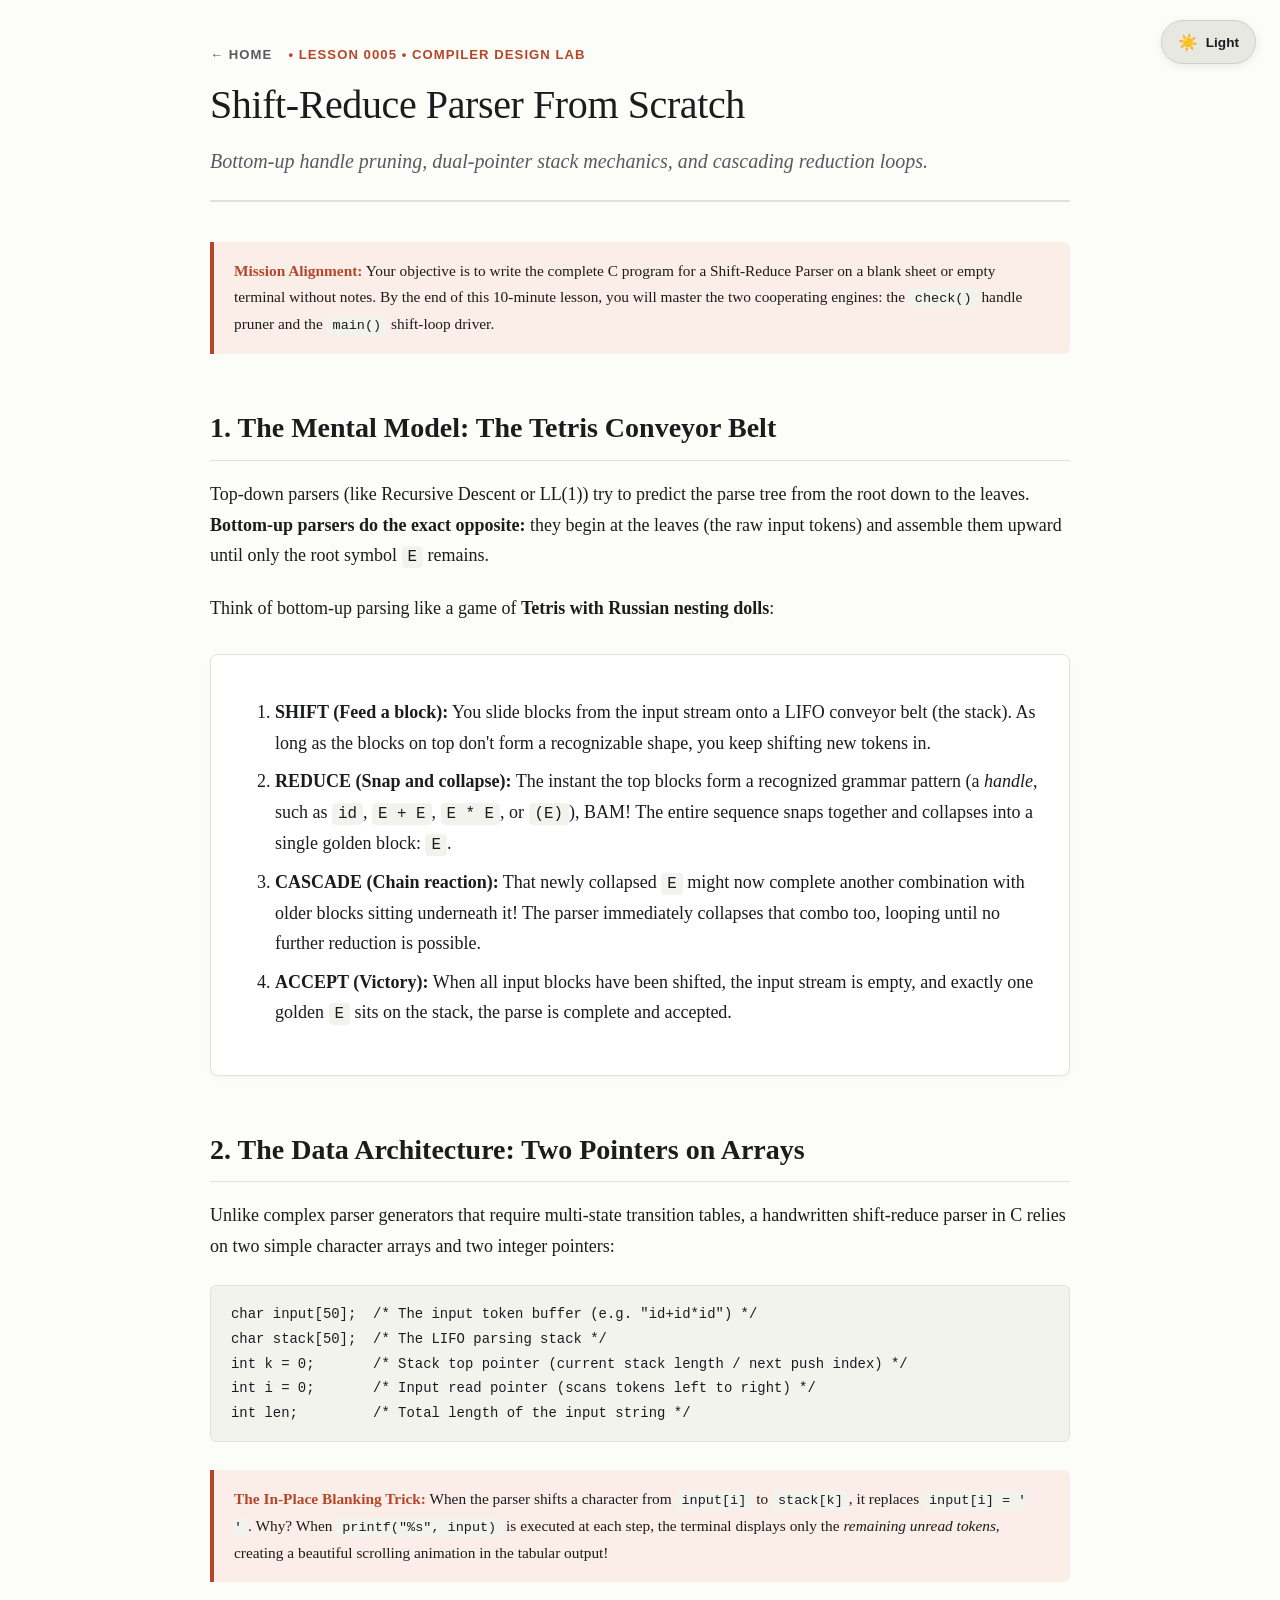
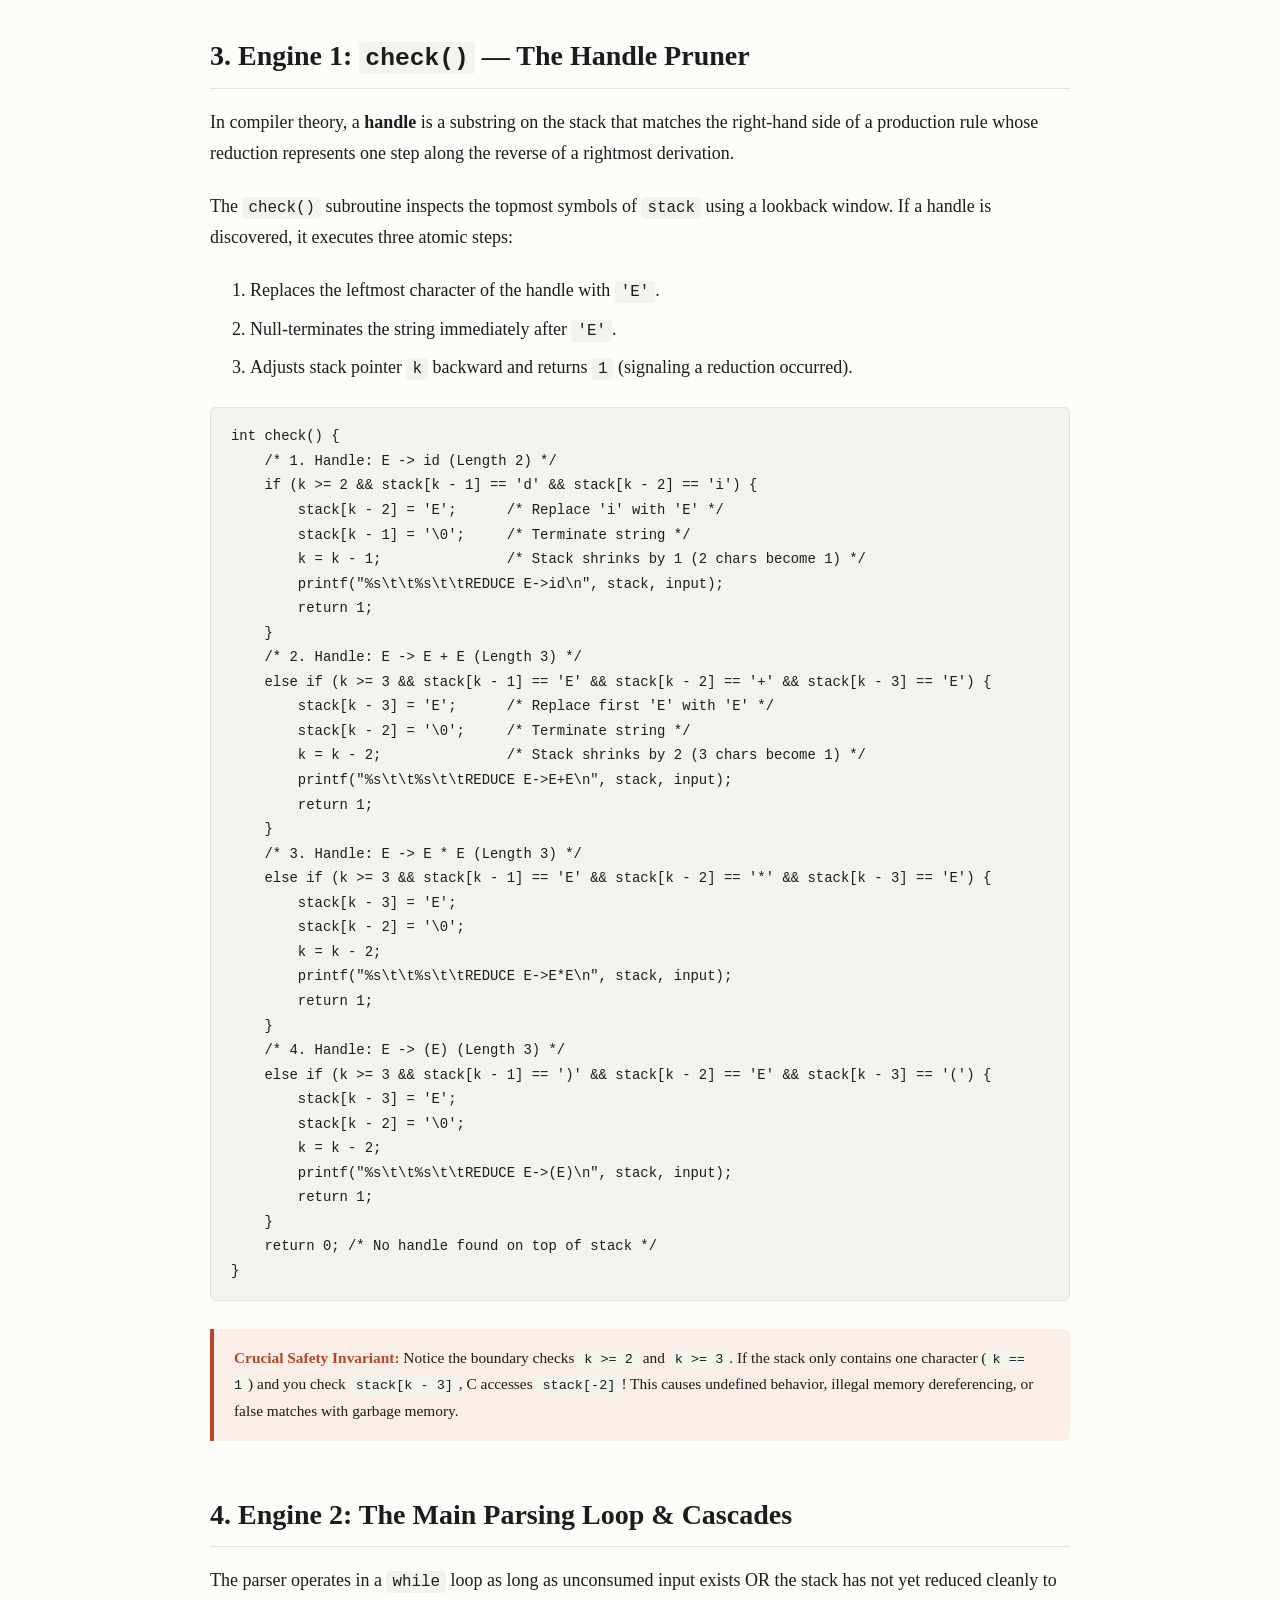
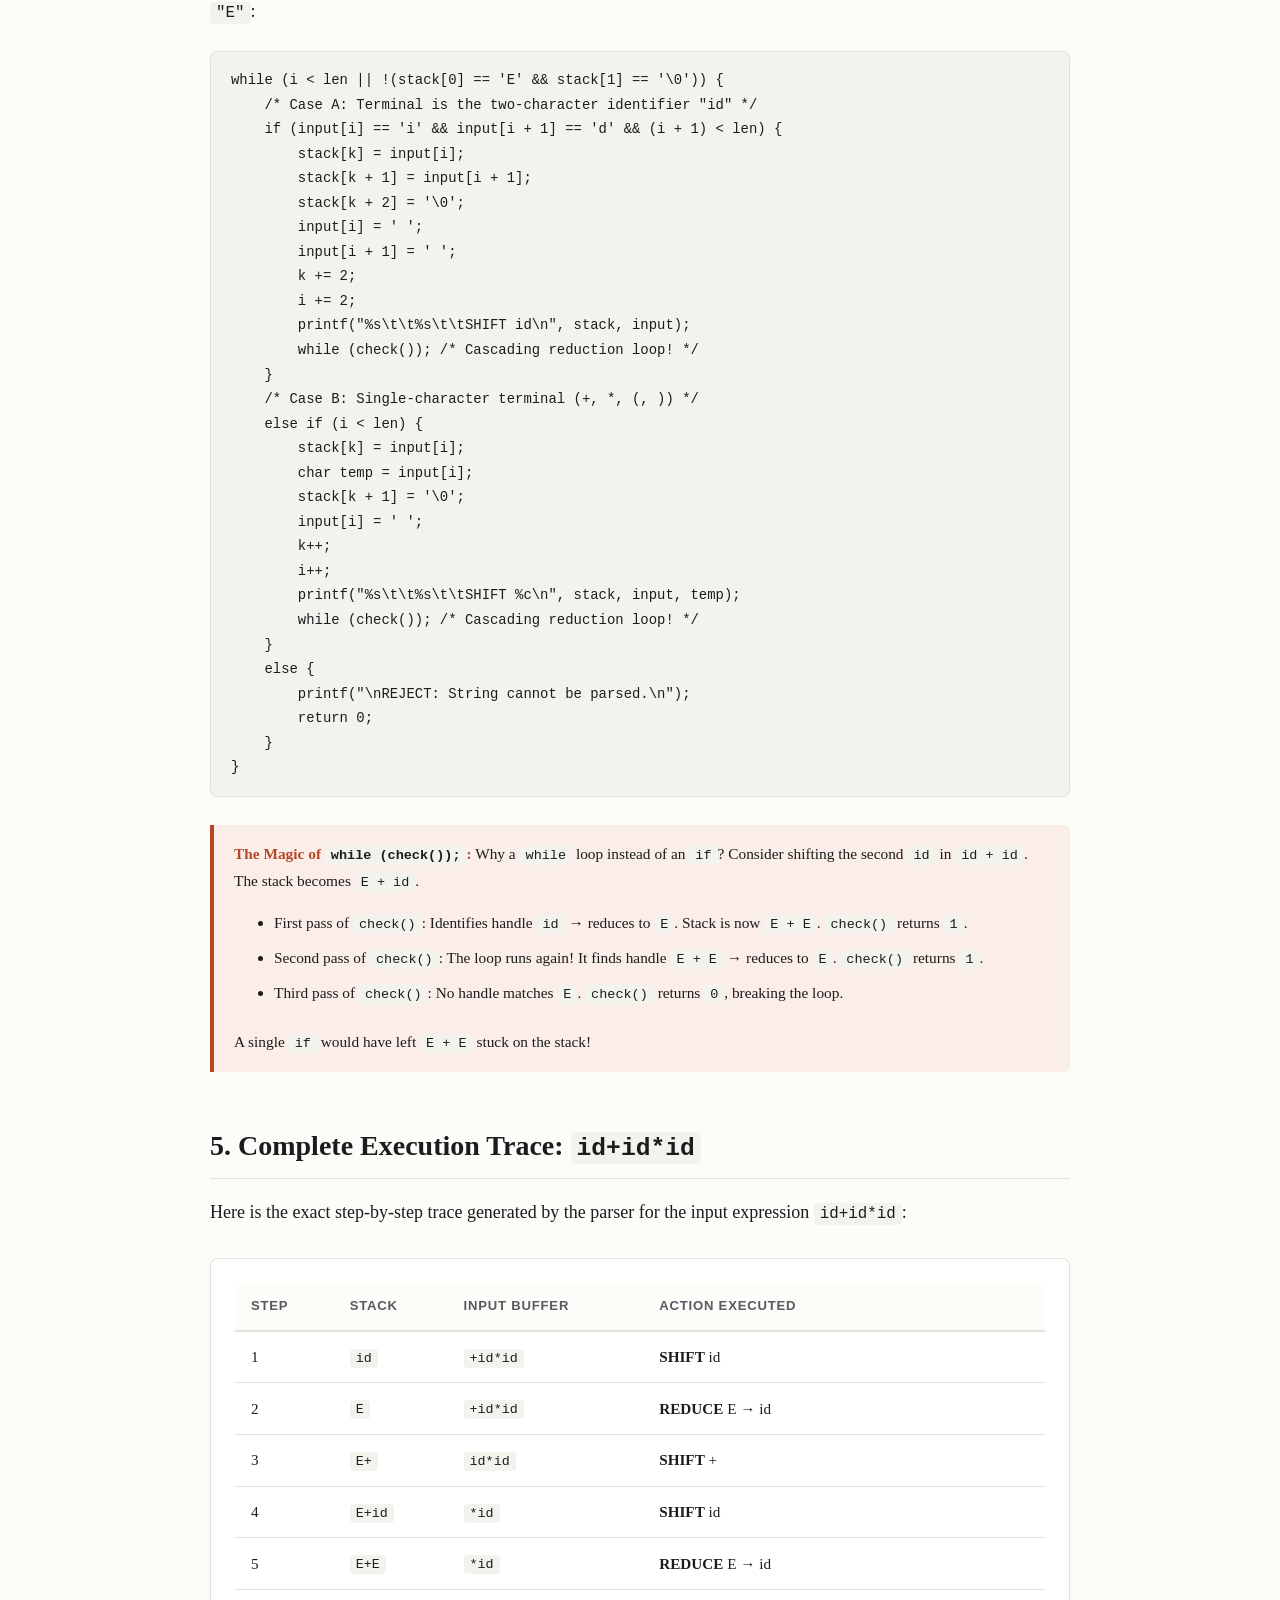
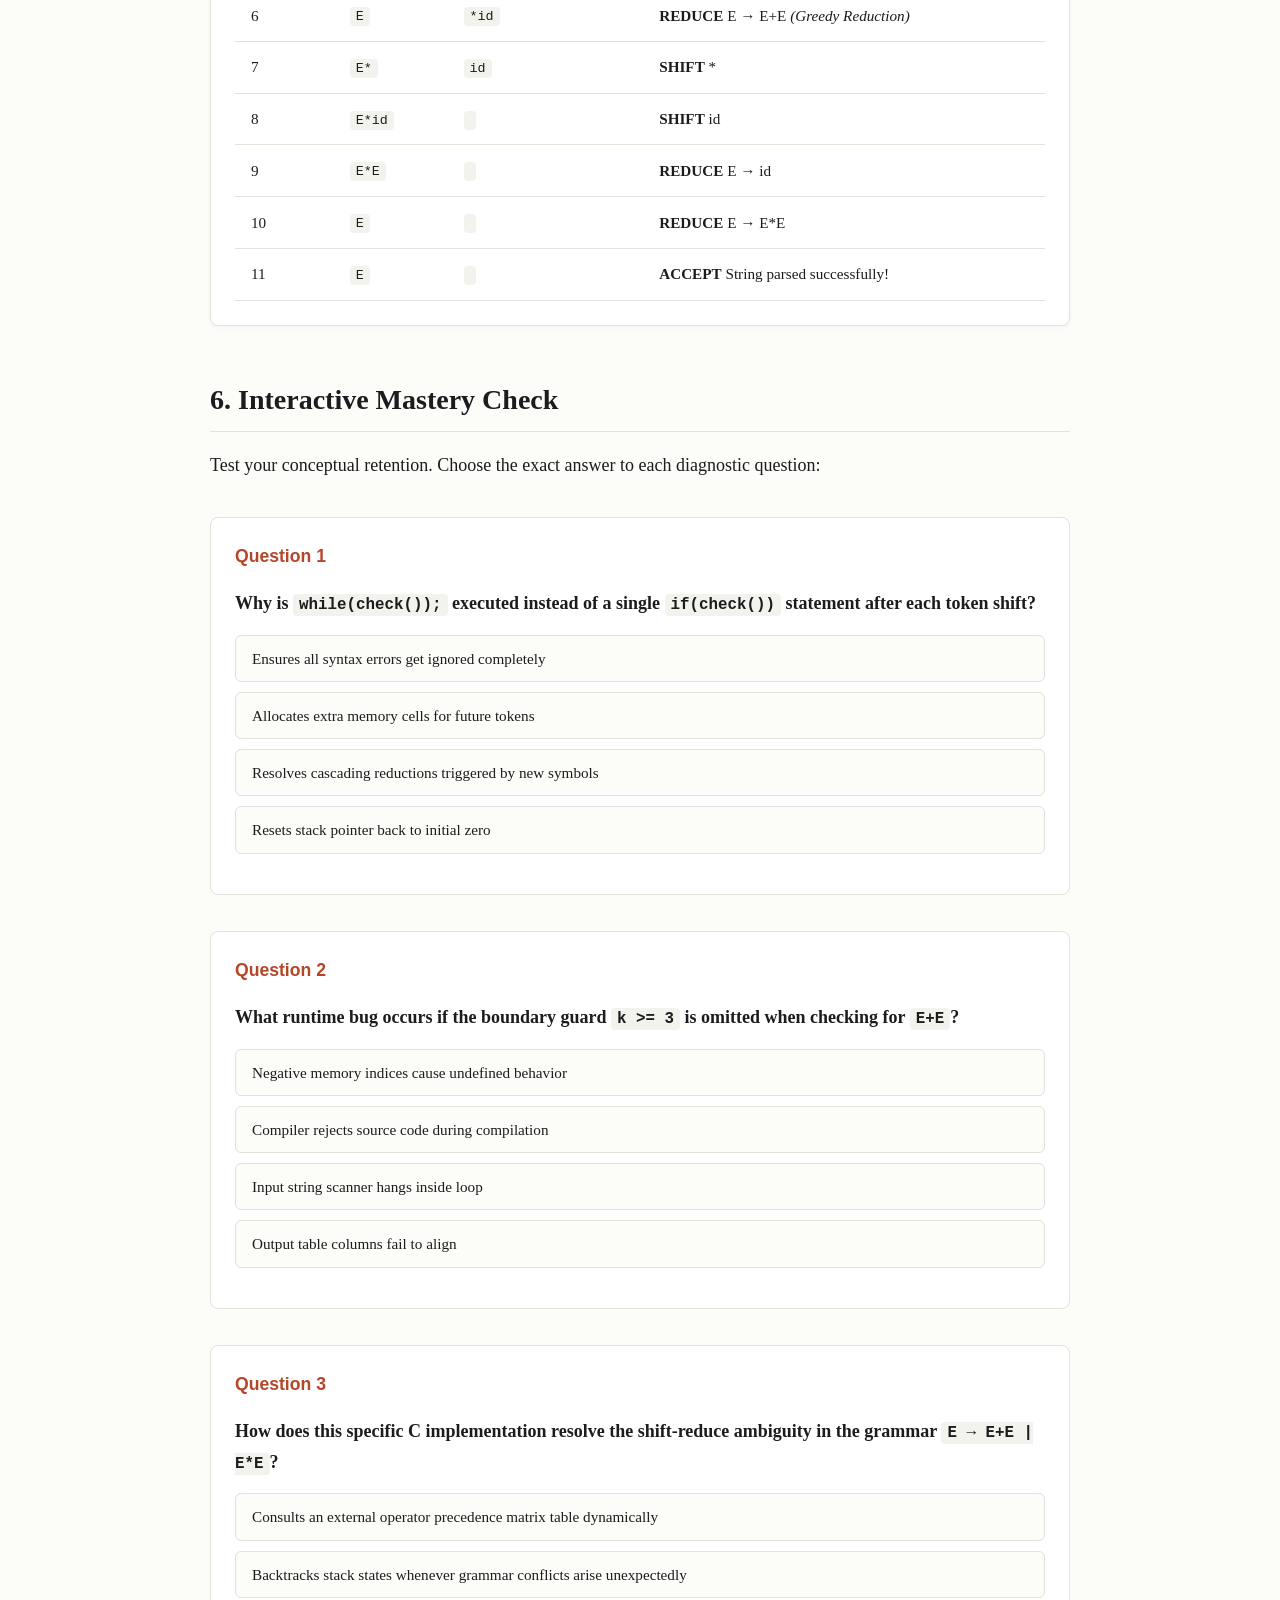
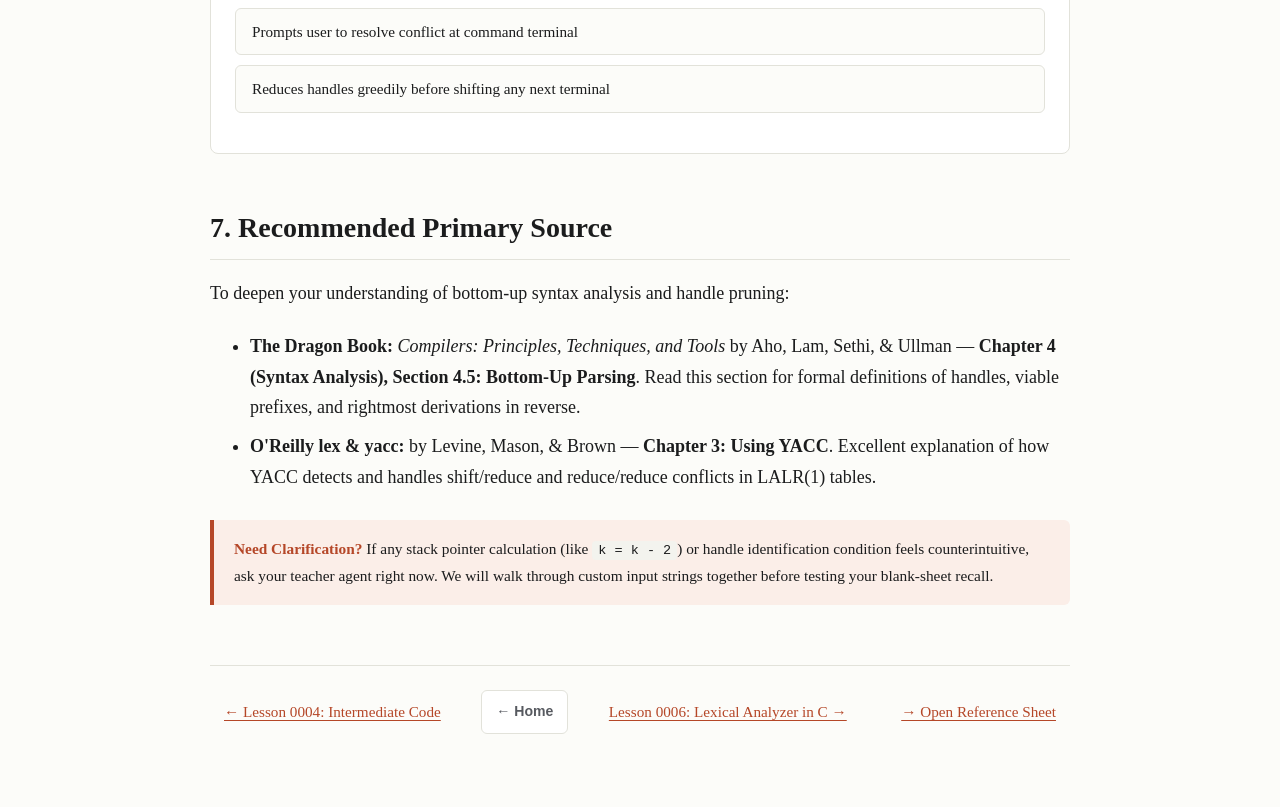
<file: lessons/0005-shift-reduce-parser-from-scratch.html>
<!DOCTYPE html>
<html lang="en">
<head>
  <meta charset="UTF-8">
  <meta name="viewport" content="width=device-width, initial-scale=1.0">
  <title>Lesson 0005: Shift-Reduce Parser From Scratch</title>
  <link rel="stylesheet" href="../assets/style.css">
  <script src="../assets/theme.js"></script>
</head>
<body>
<div class="container">
  <header>
    <div class="kicker"><a href="../index.html" class="kicker-home">&larr; Home</a> &bull; Lesson 0005 &bull; Compiler Design Lab</div>
    <h1>Shift-Reduce Parser From Scratch</h1>
    <p class="subtitle">Bottom-up handle pruning, dual-pointer stack mechanics, and cascading reduction loops.</p>
  </header>

  <div class="callout">
    <strong>Mission Alignment:</strong> Your objective is to write the complete C program for a Shift-Reduce Parser on a blank sheet or empty terminal without notes. By the end of this 10-minute lesson, you will master the two cooperating engines: the <code>check()</code> handle pruner and the <code>main()</code> shift-loop driver.
  </div>

  <h2>1. The Mental Model: The Tetris Conveyor Belt</h2>
  <p>Top-down parsers (like Recursive Descent or LL(1)) try to predict the parse tree from the root down to the leaves. <strong>Bottom-up parsers do the exact opposite:</strong> they begin at the leaves (the raw input tokens) and assemble them upward until only the root symbol <code>E</code> remains.</p>

  <p>Think of bottom-up parsing like a game of <strong>Tetris with Russian nesting dolls</strong>:</p>

  <div class="diagram-box">
    <ol>
      <li><strong>SHIFT (Feed a block):</strong> You slide blocks from the input stream onto a LIFO conveyor belt (the stack). As long as the blocks on top don't form a recognizable shape, you keep shifting new tokens in.</li>
      <li><strong>REDUCE (Snap and collapse):</strong> The instant the top blocks form a recognized grammar pattern (a <em>handle</em>, such as <code>id</code>, <code>E + E</code>, <code>E * E</code>, or <code>(E)</code>), BAM! The entire sequence snaps together and collapses into a single golden block: <code>E</code>.</li>
      <li><strong>CASCADE (Chain reaction):</strong> That newly collapsed <code>E</code> might now complete another combination with older blocks sitting underneath it! The parser immediately collapses that combo too, looping until no further reduction is possible.</li>
      <li><strong>ACCEPT (Victory):</strong> When all input blocks have been shifted, the input stream is empty, and exactly one golden <code>E</code> sits on the stack, the parse is complete and accepted.</li>
    </ol>
  </div>

  <h2>2. The Data Architecture: Two Pointers on Arrays</h2>
  <p>Unlike complex parser generators that require multi-state transition tables, a handwritten shift-reduce parser in C relies on two simple character arrays and two integer pointers:</p>

  <pre><code>char input[50];  /* The input token buffer (e.g. "id+id*id") */
char stack[50];  /* The LIFO parsing stack */
int k = 0;       /* Stack top pointer (current stack length / next push index) */
int i = 0;       /* Input read pointer (scans tokens left to right) */
int len;         /* Total length of the input string */</code></pre>

  <div class="callout">
    <strong>The In-Place Blanking Trick:</strong> When the parser shifts a character from <code>input[i]</code> to <code>stack[k]</code>, it replaces <code>input[i] = ' '</code>. Why? When <code>printf("%s", input)</code> is executed at each step, the terminal displays only the <em>remaining unread tokens</em>, creating a beautiful scrolling animation in the tabular output!
  </div>

  <h2>3. Engine 1: <code>check()</code> — The Handle Pruner</h2>
  <p>In compiler theory, a <strong>handle</strong> is a substring on the stack that matches the right-hand side of a production rule whose reduction represents one step along the reverse of a rightmost derivation.</p>

  <p>The <code>check()</code> subroutine inspects the topmost symbols of <code>stack</code> using a lookback window. If a handle is discovered, it executes three atomic steps:</p>
  <ol>
    <li>Replaces the leftmost character of the handle with <code>'E'</code>.</li>
    <li>Null-terminates the string immediately after <code>'E'</code>.</li>
    <li>Adjusts stack pointer <code>k</code> backward and returns <code>1</code> (signaling a reduction occurred).</li>
  </ol>

  <pre><code>int check() {
    /* 1. Handle: E -> id (Length 2) */
    if (k >= 2 && stack[k - 1] == 'd' && stack[k - 2] == 'i') {
        stack[k - 2] = 'E';      /* Replace 'i' with 'E' */
        stack[k - 1] = '\0';     /* Terminate string */
        k = k - 1;               /* Stack shrinks by 1 (2 chars become 1) */
        printf("%s\t\t%s\t\tREDUCE E->id\n", stack, input);
        return 1;
    }
    /* 2. Handle: E -> E + E (Length 3) */
    else if (k >= 3 && stack[k - 1] == 'E' && stack[k - 2] == '+' && stack[k - 3] == 'E') {
        stack[k - 3] = 'E';      /* Replace first 'E' with 'E' */
        stack[k - 2] = '\0';     /* Terminate string */
        k = k - 2;               /* Stack shrinks by 2 (3 chars become 1) */
        printf("%s\t\t%s\t\tREDUCE E->E+E\n", stack, input);
        return 1;
    }
    /* 3. Handle: E -> E * E (Length 3) */
    else if (k >= 3 && stack[k - 1] == 'E' && stack[k - 2] == '*' && stack[k - 3] == 'E') {
        stack[k - 3] = 'E';
        stack[k - 2] = '\0';
        k = k - 2;
        printf("%s\t\t%s\t\tREDUCE E->E*E\n", stack, input);
        return 1;
    }
    /* 4. Handle: E -> (E) (Length 3) */
    else if (k >= 3 && stack[k - 1] == ')' && stack[k - 2] == 'E' && stack[k - 3] == '(') {
        stack[k - 3] = 'E';
        stack[k - 2] = '\0';
        k = k - 2;
        printf("%s\t\t%s\t\tREDUCE E->(E)\n", stack, input);
        return 1;
    }
    return 0; /* No handle found on top of stack */
}</code></pre>

  <div class="callout">
    <strong>Crucial Safety Invariant:</strong> Notice the boundary checks <code>k >= 2</code> and <code>k >= 3</code>. If the stack only contains one character (<code>k == 1</code>) and you check <code>stack[k - 3]</code>, C accesses <code>stack[-2]</code>! This causes undefined behavior, illegal memory dereferencing, or false matches with garbage memory.
  </div>

  <h2>4. Engine 2: The Main Parsing Loop & Cascades</h2>
  <p>The parser operates in a <code>while</code> loop as long as unconsumed input exists OR the stack has not yet reduced cleanly to <code>"E"</code>:</p>

  <pre><code>while (i < len || !(stack[0] == 'E' && stack[1] == '\0')) {
    /* Case A: Terminal is the two-character identifier "id" */
    if (input[i] == 'i' && input[i + 1] == 'd' && (i + 1) < len) {
        stack[k] = input[i];
        stack[k + 1] = input[i + 1];
        stack[k + 2] = '\0';
        input[i] = ' ';
        input[i + 1] = ' ';
        k += 2;
        i += 2;
        printf("%s\t\t%s\t\tSHIFT id\n", stack, input);
        while (check()); /* Cascading reduction loop! */
    }
    /* Case B: Single-character terminal (+, *, (, )) */
    else if (i < len) {
        stack[k] = input[i];
        char temp = input[i];
        stack[k + 1] = '\0';
        input[i] = ' ';
        k++;
        i++;
        printf("%s\t\t%s\t\tSHIFT %c\n", stack, input, temp);
        while (check()); /* Cascading reduction loop! */
    } 
    else {
        printf("\nREJECT: String cannot be parsed.\n");
        return 0;
    }
}</code></pre>

  <div class="callout">
    <strong>The Magic of <code>while (check());</code>:</strong> Why a <code>while</code> loop instead of an <code>if</code>? Consider shifting the second <code>id</code> in <code>id + id</code>. The stack becomes <code>E + id</code>.
    <ul>
      <li>First pass of <code>check()</code>: Identifies handle <code>id</code> &rarr; reduces to <code>E</code>. Stack is now <code>E + E</code>. <code>check()</code> returns <code>1</code>.</li>
      <li>Second pass of <code>check()</code>: The loop runs again! It finds handle <code>E + E</code> &rarr; reduces to <code>E</code>. <code>check()</code> returns <code>1</code>.</li>
      <li>Third pass of <code>check()</code>: No handle matches <code>E</code>. <code>check()</code> returns <code>0</code>, breaking the loop.</li>
    </ul>
    A single <code>if</code> would have left <code>E + E</code> stuck on the stack!
  </div>

  <h2>5. Complete Execution Trace: <code>id+id*id</code></h2>
  <p>Here is the exact step-by-step trace generated by the parser for the input expression <code>id+id*id</code>:</p>

  <div class="diagram-box">
    <table>
      <thead>
        <tr>
          <th>Step</th>
          <th>Stack</th>
          <th>Input Buffer</th>
          <th>Action Executed</th>
        </tr>
      </thead>
      <tbody>
        <tr>
          <td>1</td>
          <td><code>id</code></td>
          <td><code>  +id*id</code></td>
          <td><strong>SHIFT</strong> id</td>
        </tr>
        <tr>
          <td>2</td>
          <td><code>E</code></td>
          <td><code>  +id*id</code></td>
          <td><strong>REDUCE</strong> E &rarr; id</td>
        </tr>
        <tr>
          <td>3</td>
          <td><code>E+</code></td>
          <td><code>   id*id</code></td>
          <td><strong>SHIFT</strong> +</td>
        </tr>
        <tr>
          <td>4</td>
          <td><code>E+id</code></td>
          <td><code>     *id</code></td>
          <td><strong>SHIFT</strong> id</td>
        </tr>
        <tr>
          <td>5</td>
          <td><code>E+E</code></td>
          <td><code>     *id</code></td>
          <td><strong>REDUCE</strong> E &rarr; id</td>
        </tr>
        <tr>
          <td>6</td>
          <td><code>E</code></td>
          <td><code>     *id</code></td>
          <td><strong>REDUCE</strong> E &rarr; E+E <em>(Greedy Reduction)</em></td>
        </tr>
        <tr>
          <td>7</td>
          <td><code>E*</code></td>
          <td><code>      id</code></td>
          <td><strong>SHIFT</strong> *</td>
        </tr>
        <tr>
          <td>8</td>
          <td><code>E*id</code></td>
          <td><code>        </code></td>
          <td><strong>SHIFT</strong> id</td>
        </tr>
        <tr>
          <td>9</td>
          <td><code>E*E</code></td>
          <td><code>        </code></td>
          <td><strong>REDUCE</strong> E &rarr; id</td>
        </tr>
        <tr>
          <td>10</td>
          <td><code>E</code></td>
          <td><code>        </code></td>
          <td><strong>REDUCE</strong> E &rarr; E*E</td>
        </tr>
        <tr>
          <td>11</td>
          <td><code>E</code></td>
          <td><code>        </code></td>
          <td><strong>ACCEPT</strong> String parsed successfully!</td>
        </tr>
      </tbody>
    </table>
  </div>

  <h2>6. Interactive Mastery Check</h2>
  <p>Test your conceptual retention. Choose the exact answer to each diagnostic question:</p>

  <!-- Quiz Question 1 -->
  <div class="quiz-container" id="q1">
    <div class="quiz-title">Question 1</div>
    <div class="quiz-question">Why is <code>while(check());</code> executed instead of a single <code>if(check())</code> statement after each token shift?</div>
    <div class="quiz-options">
      <div class="quiz-option" onclick="checkAnswer('q1', 0, false, 'Incorrect. while(check()) does not ignore syntax errors; it repeatedly performs valid handle reductions.')">Ensures all syntax errors get ignored completely</div>
      <div class="quiz-option" onclick="checkAnswer('q1', 1, false, 'Incorrect. Dynamic allocation is not managed by while(check()).')">Allocates extra memory cells for future tokens</div>
      <div class="quiz-option" onclick="checkAnswer('q1', 2, true, 'Correct! A single shift can trigger multiple consecutive reductions (e.g. id -> E followed immediately by E+E -> E). while(check()) loops until the stack stabilizes.')">Resolves cascading reductions triggered by new symbols</div>
      <div class="quiz-option" onclick="checkAnswer('q1', 3, false, 'Incorrect. The stack pointer k is never reset to zero; it decreases only by the reduced handle width.')">Resets stack pointer back to initial zero</div>
    </div>
    <div class="quiz-feedback" id="q1-feedback"></div>
  </div>

  <!-- Quiz Question 2 -->
  <div class="quiz-container" id="q2">
    <div class="quiz-title">Question 2</div>
    <div class="quiz-question">What runtime bug occurs if the boundary guard <code>k >= 3</code> is omitted when checking for <code>E+E</code>?</div>
    <div class="quiz-options">
      <div class="quiz-option" onclick="checkAnswer('q2', 0, true, 'Correct! When k < 3, evaluating stack[k-3] dereferences memory before the start of the stack array (negative index), causing undefined behavior or crashes.')">Negative memory indices cause undefined behavior</div>
      <div class="quiz-option" onclick="checkAnswer('q2', 1, false, 'Incorrect. Array bounds are not checked at compile time in standard C; the compiler emits no error.')">Compiler rejects source code during compilation</div>
      <div class="quiz-option" onclick="checkAnswer('q2', 2, false, 'Incorrect. The input scanner advances normally; the error is out-of-bounds stack dereferencing.')">Input string scanner hangs inside loop</div>
      <div class="quiz-option" onclick="checkAnswer('q2', 3, false, 'Incorrect. Terminal column alignment has nothing to do with stack index boundary validation.')">Output table columns fail to align</div>
    </div>
    <div class="quiz-feedback" id="q2-feedback"></div>
  </div>

  <!-- Quiz Question 3 -->
  <div class="quiz-container" id="q3">
    <div class="quiz-title">Question 3</div>
    <div class="quiz-question">How does this specific C implementation resolve the shift-reduce ambiguity in the grammar <code>E &rarr; E+E | E*E</code>?</div>
    <div class="quiz-options">
      <div class="quiz-option" onclick="checkAnswer('q3', 0, false, 'Incorrect. This implementation uses direct substring checks in check(), not an external precedence matrix.')">Consults an external operator precedence matrix table dynamically</div>
      <div class="quiz-option" onclick="checkAnswer('q3', 1, false, 'Incorrect. A shift-reduce parser is deterministic and does not backtrack stack states.')">Backtracks stack states whenever grammar conflicts arise unexpectedly</div>
      <div class="quiz-option" onclick="checkAnswer('q3', 2, false, 'Incorrect. Ambiguity resolution is baked directly into the control flow, requiring no runtime user prompts.')">Prompts user to resolve conflict at command terminal</div>
      <div class="quiz-option" onclick="checkAnswer('q3', 3, true, 'Correct! As soon as check() finds a valid handle like E+E on top of the stack, it reduces it immediately without looking ahead at upcoming operators like *.')">Reduces handles greedily before shifting any next terminal</div>
    </div>
    <div class="quiz-feedback" id="q3-feedback"></div>
  </div>

  <h2>7. Recommended Primary Source</h2>
  <p>To deepen your understanding of bottom-up syntax analysis and handle pruning:</p>
  <ul>
    <li><strong>The Dragon Book:</strong> <em>Compilers: Principles, Techniques, and Tools</em> by Aho, Lam, Sethi, &amp; Ullman &mdash; <strong>Chapter 4 (Syntax Analysis), Section 4.5: Bottom-Up Parsing</strong>. Read this section for formal definitions of handles, viable prefixes, and rightmost derivations in reverse.</li>
    <li><strong>O'Reilly lex &amp; yacc:</strong> by Levine, Mason, &amp; Brown &mdash; <strong>Chapter 3: Using YACC</strong>. Excellent explanation of how YACC detects and handles shift/reduce and reduce/reduce conflicts in LALR(1) tables.</li>
  </ul>

  <div class="callout">
    <strong>Need Clarification?</strong> If any stack pointer calculation (like <code>k = k - 2</code>) or handle identification condition feels counterintuitive, ask your teacher agent right now. We will walk through custom input strings together before testing your blank-sheet recall.
  </div>

  <div class="nav-links">
    <a href="0004-intermediate-code-generator-from-scratch.html">&larr; Lesson 0004: Intermediate Code</a>
    <a href="../index.html" class="nav-home">&larr; Home</a>
    <a href="0006-lexical-analyzer-in-c-from-scratch.html">Lesson 0006: Lexical Analyzer in C &rarr;</a>
    <a href="../reference/shift-reduce-reference.html">&rarr; Open Reference Sheet</a>
  </div>
</div>

<script>
function checkAnswer(questionId, selectedIdx, isCorrect, explanation) {
  const container = document.getElementById(questionId);
  const options = container.querySelectorAll('.quiz-option');
  const feedback = document.getElementById(questionId + '-feedback');
  
  options.forEach((opt, idx) => {
    opt.classList.remove('correct', 'incorrect');
    if (idx === selectedIdx) {
      opt.classList.add(isCorrect ? 'correct' : 'incorrect');
    }
  });
  
  feedback.style.display = 'block';
  feedback.style.backgroundColor = isCorrect ? 'var(--success-bg)' : 'var(--error-bg)';
  feedback.style.color = isCorrect ? 'var(--success)' : 'var(--error)';
  feedback.innerHTML = (isCorrect ? '<strong>✓ Correct!</strong> ' : '<strong>✗ Incorrect.</strong> ') + explanation;
}
</script>
</body>
</html>
</file>
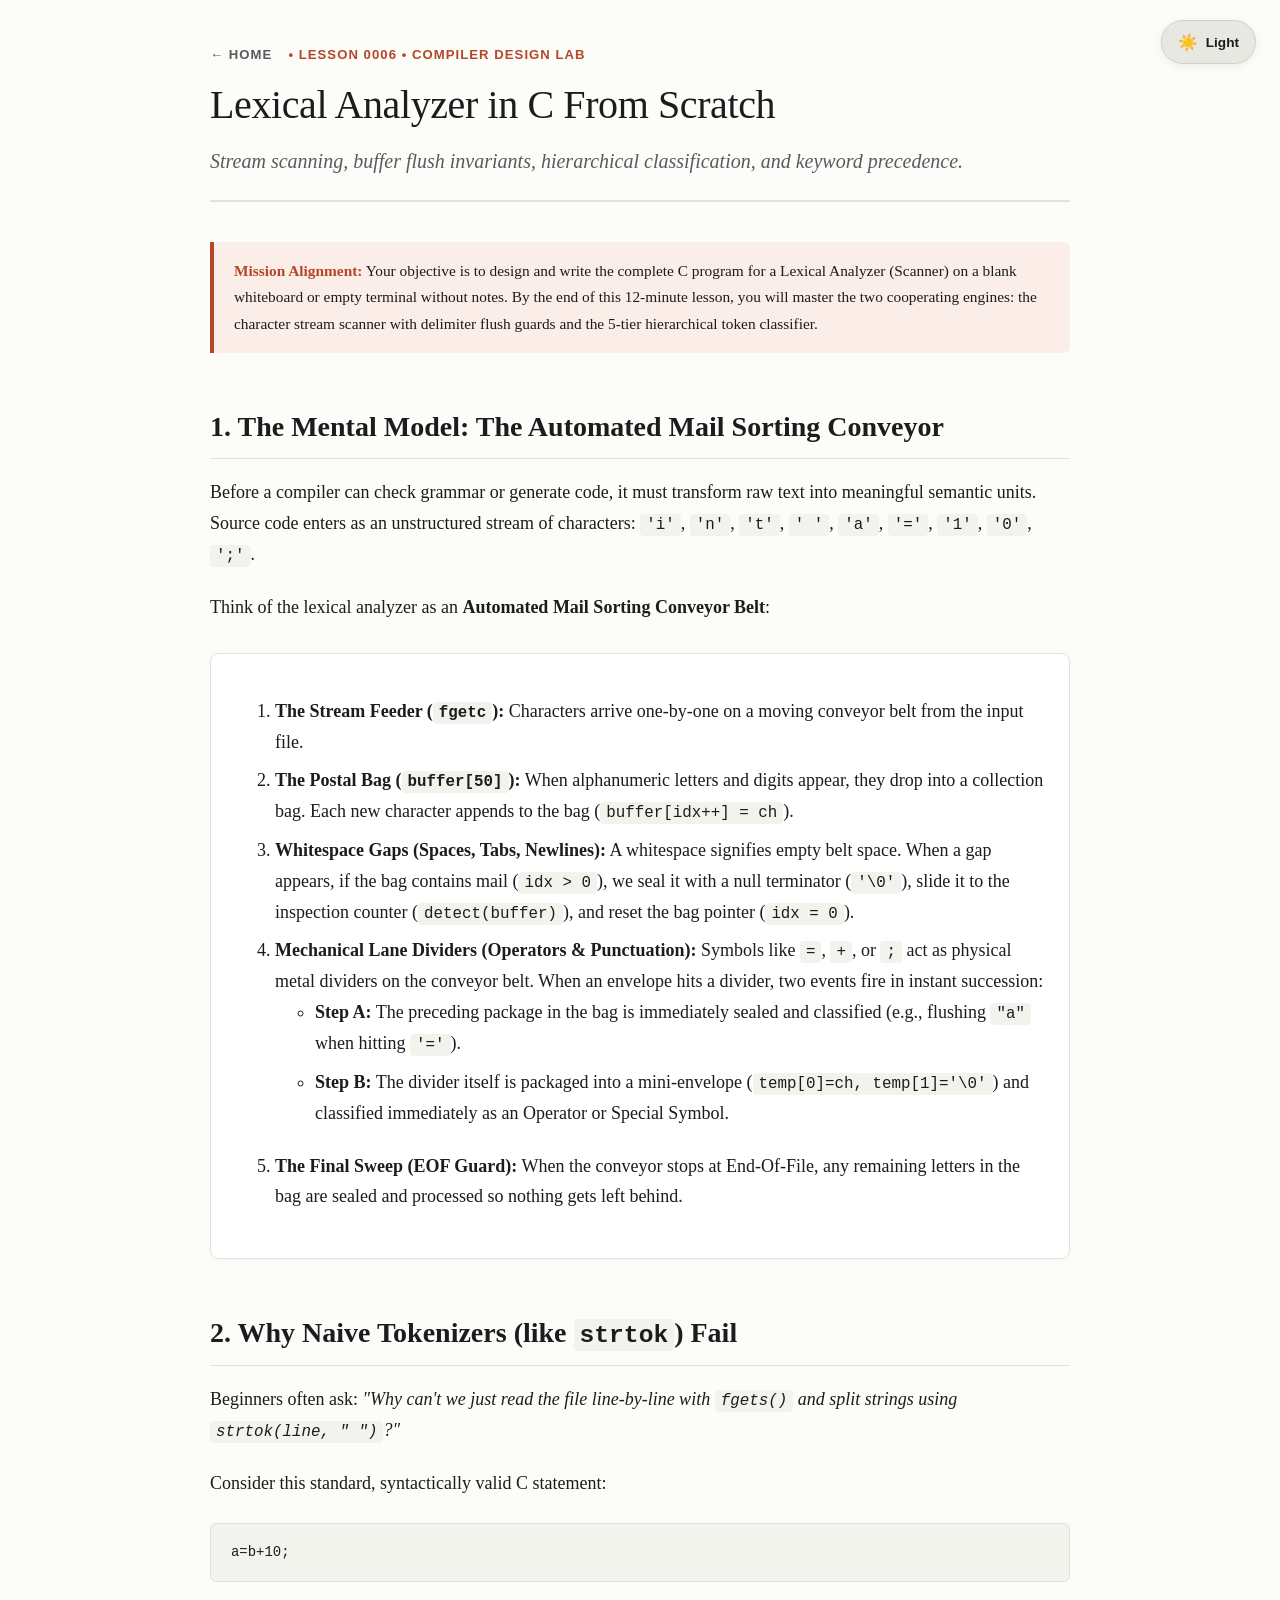
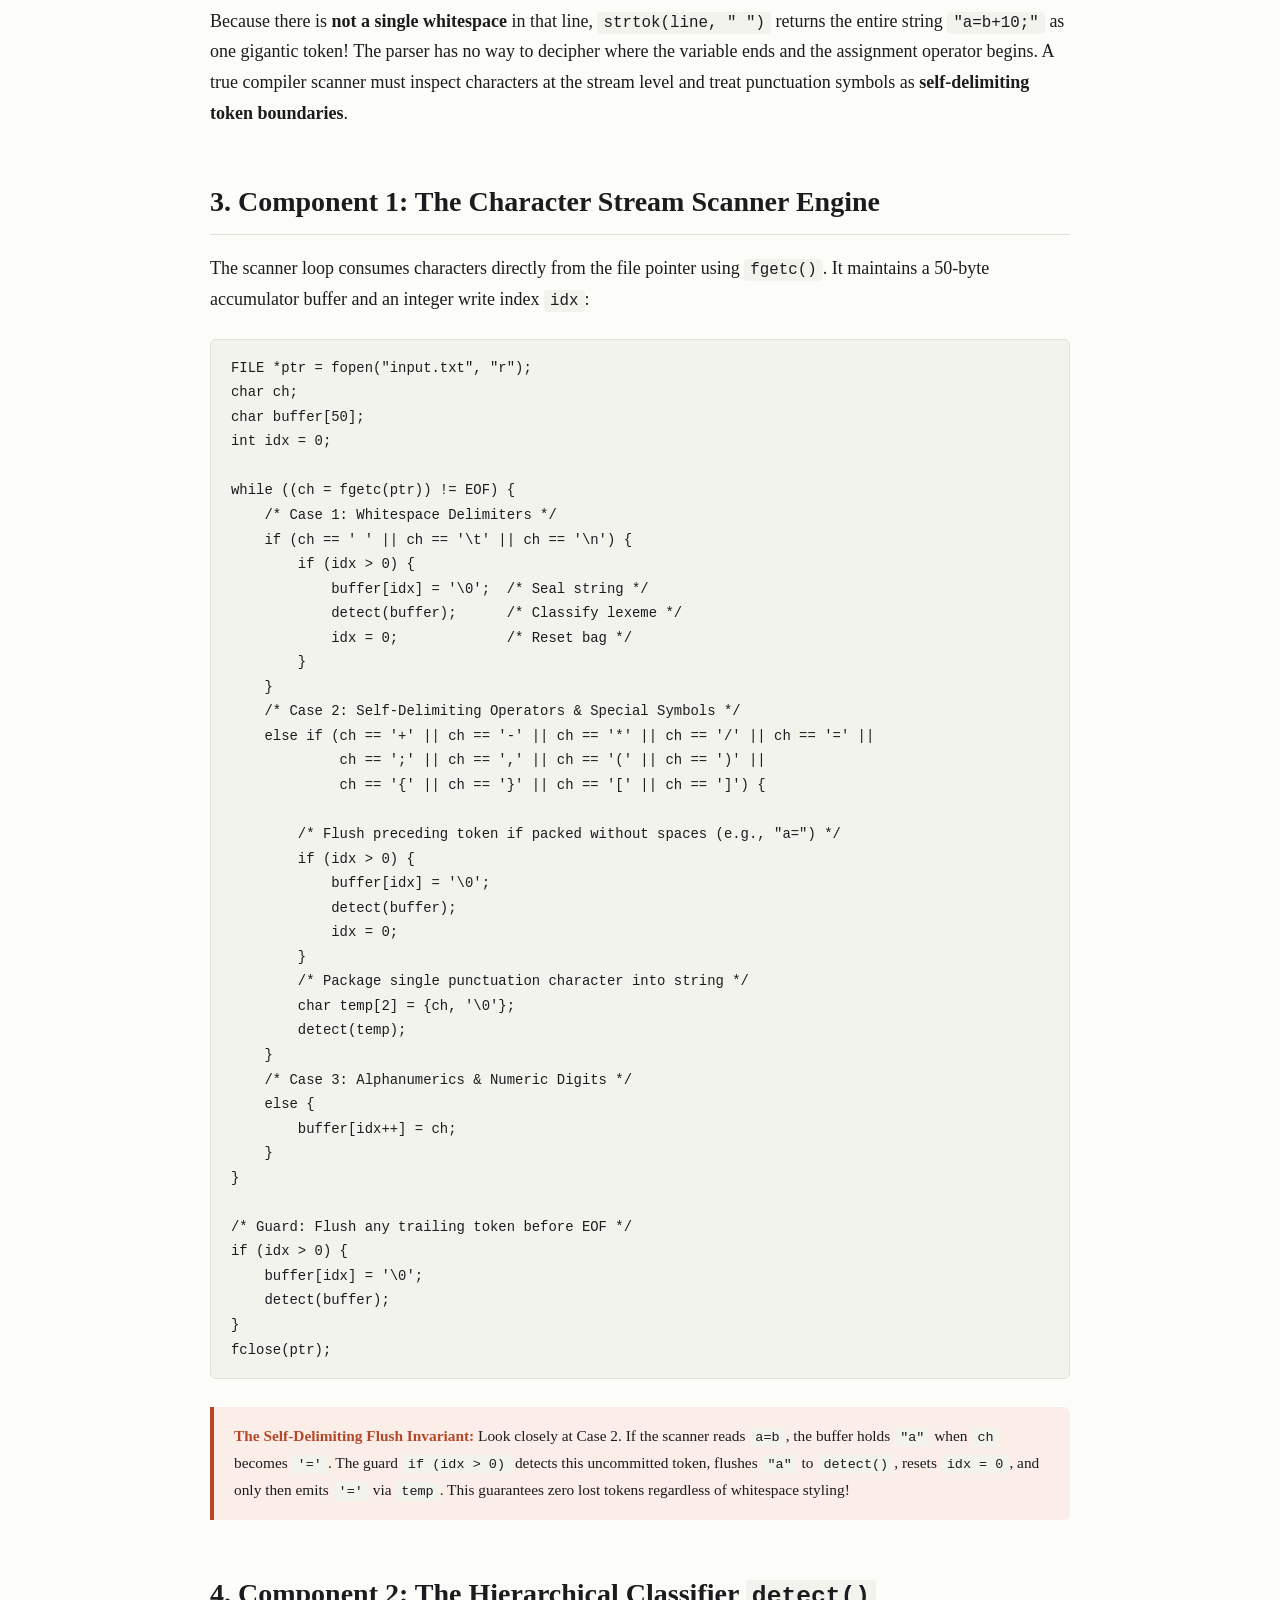
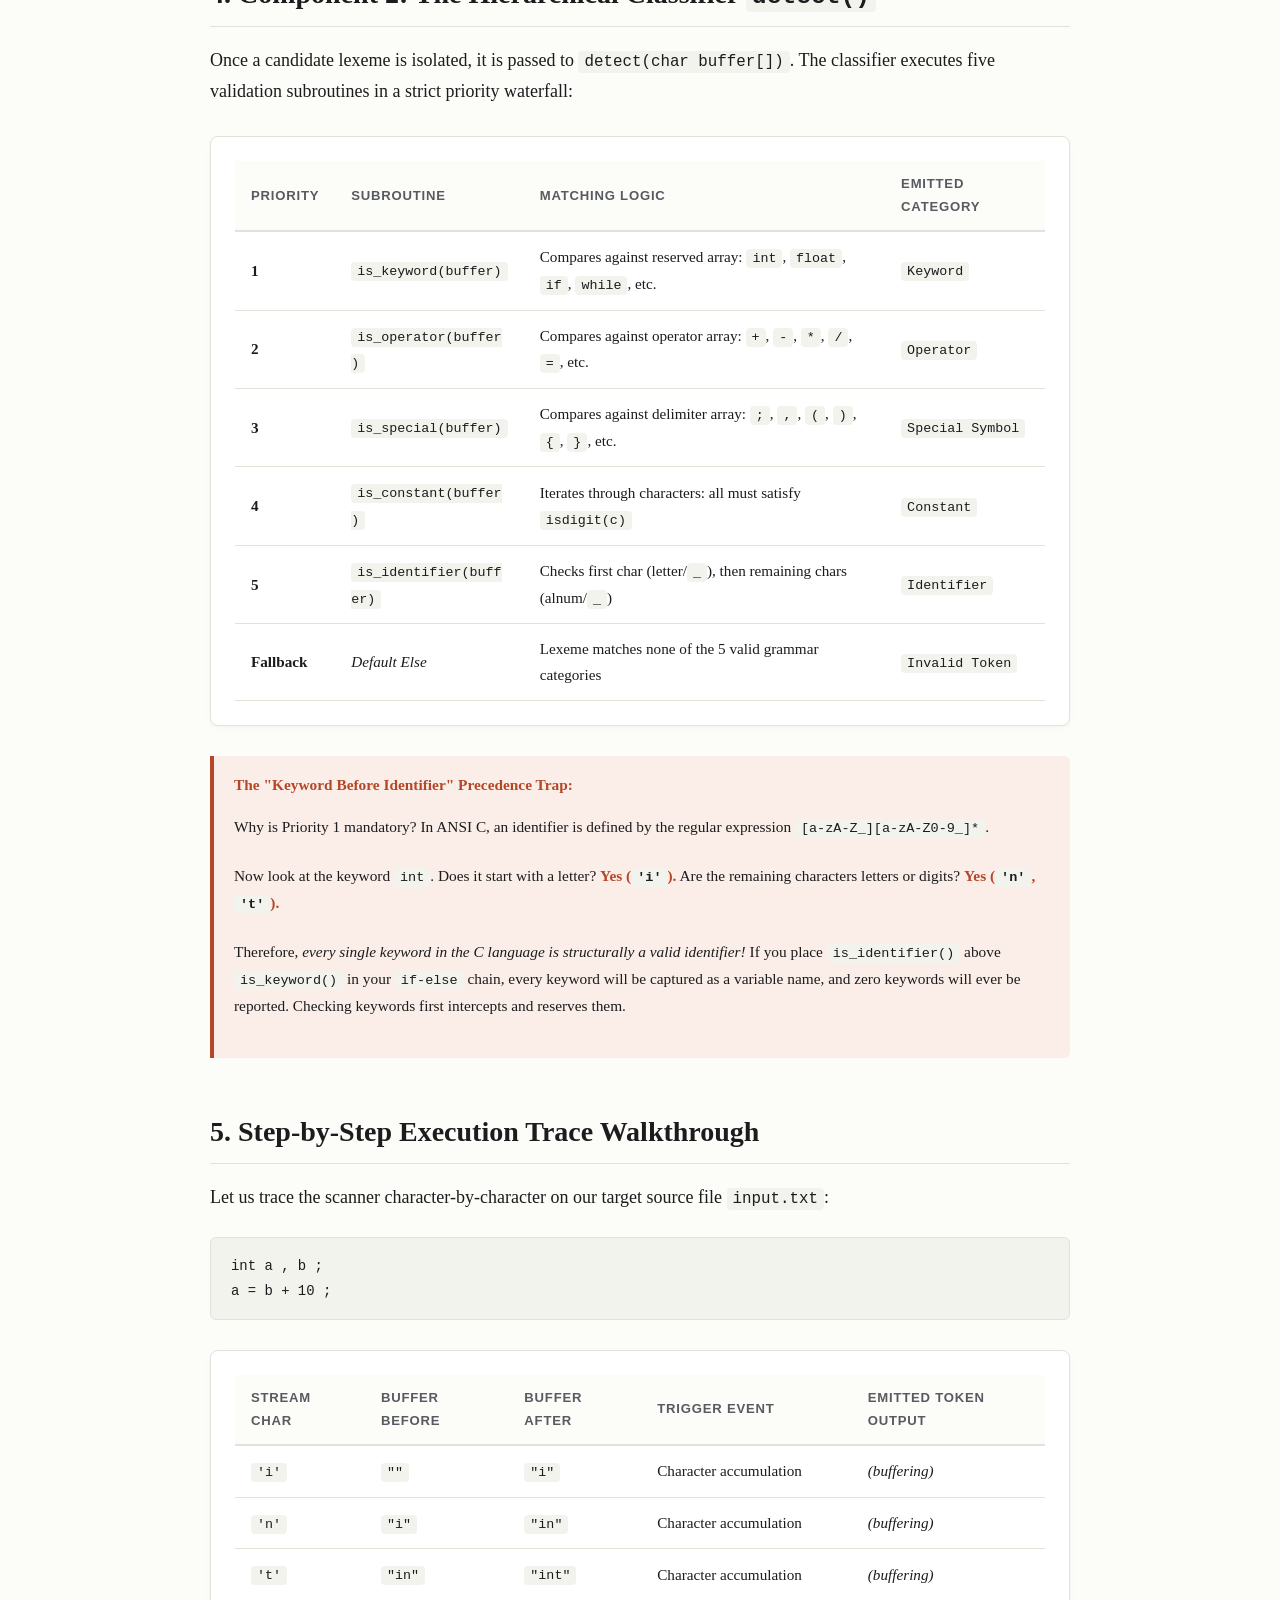
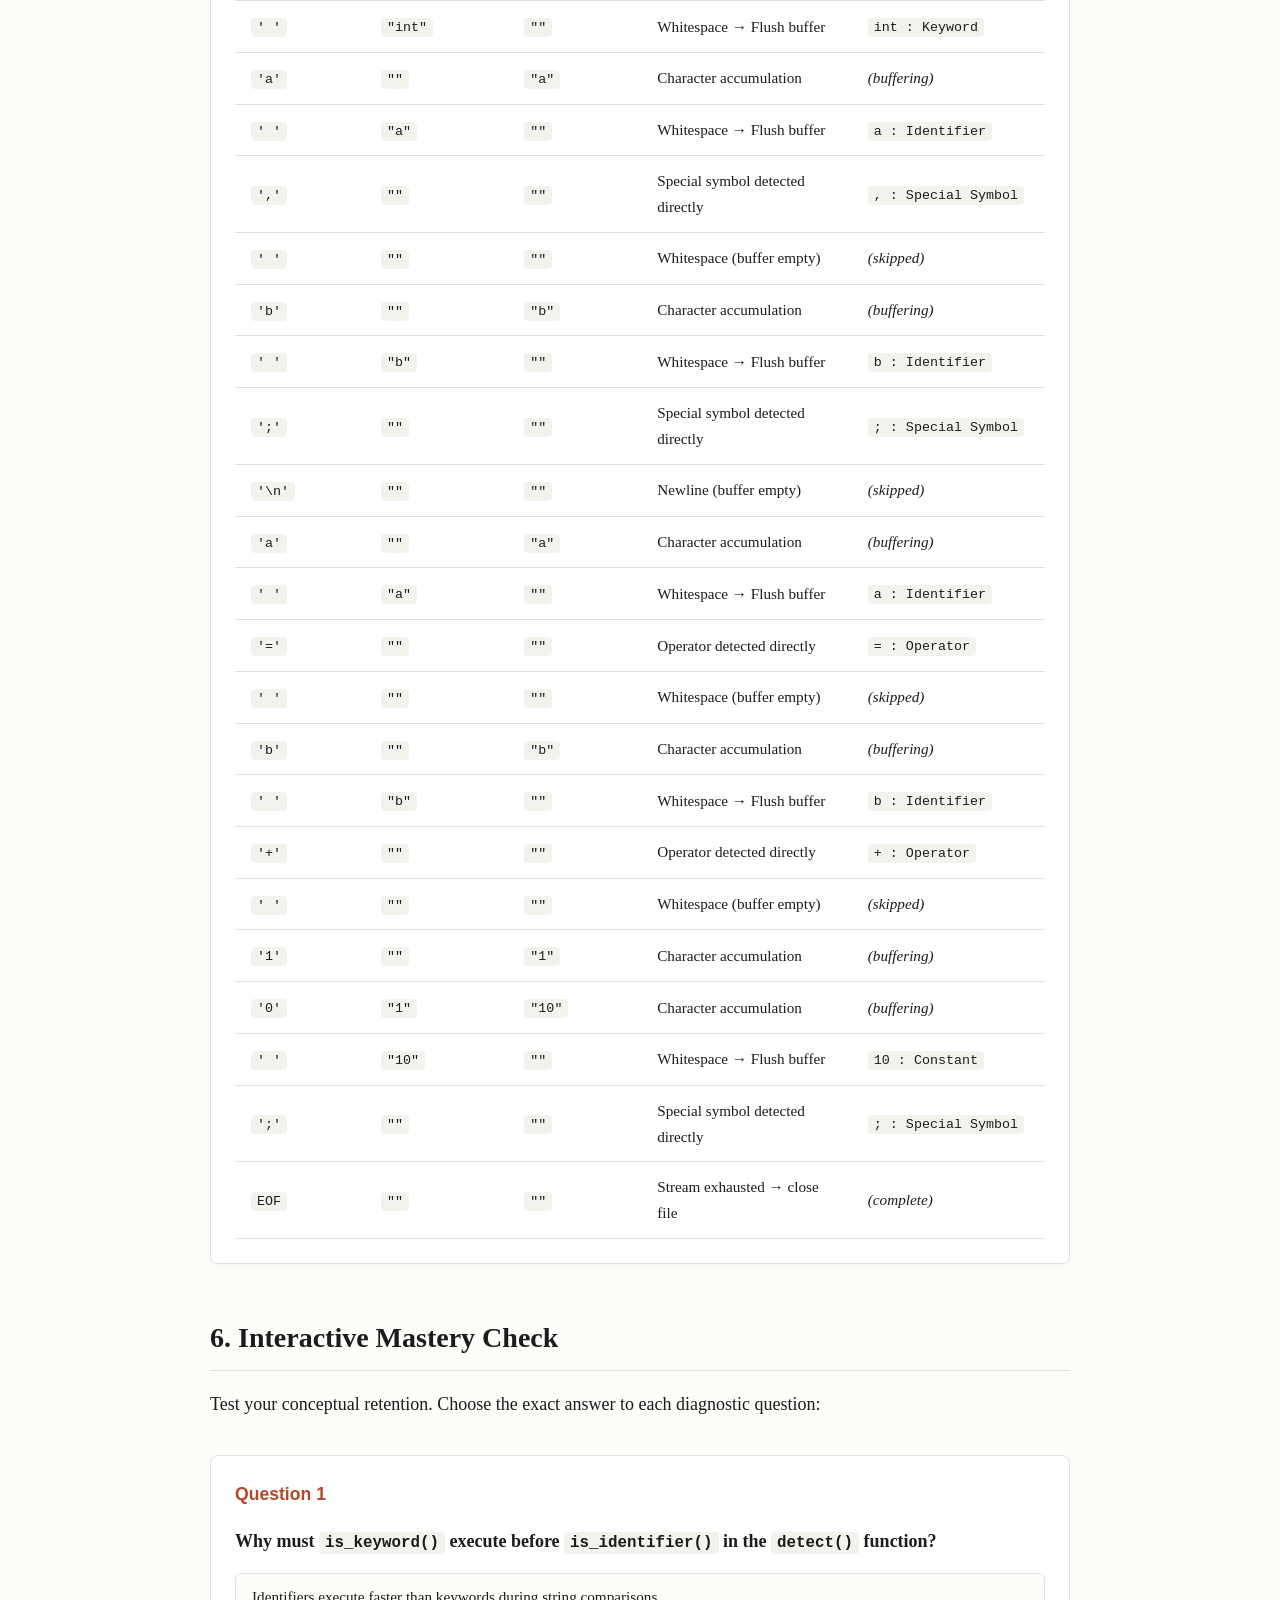
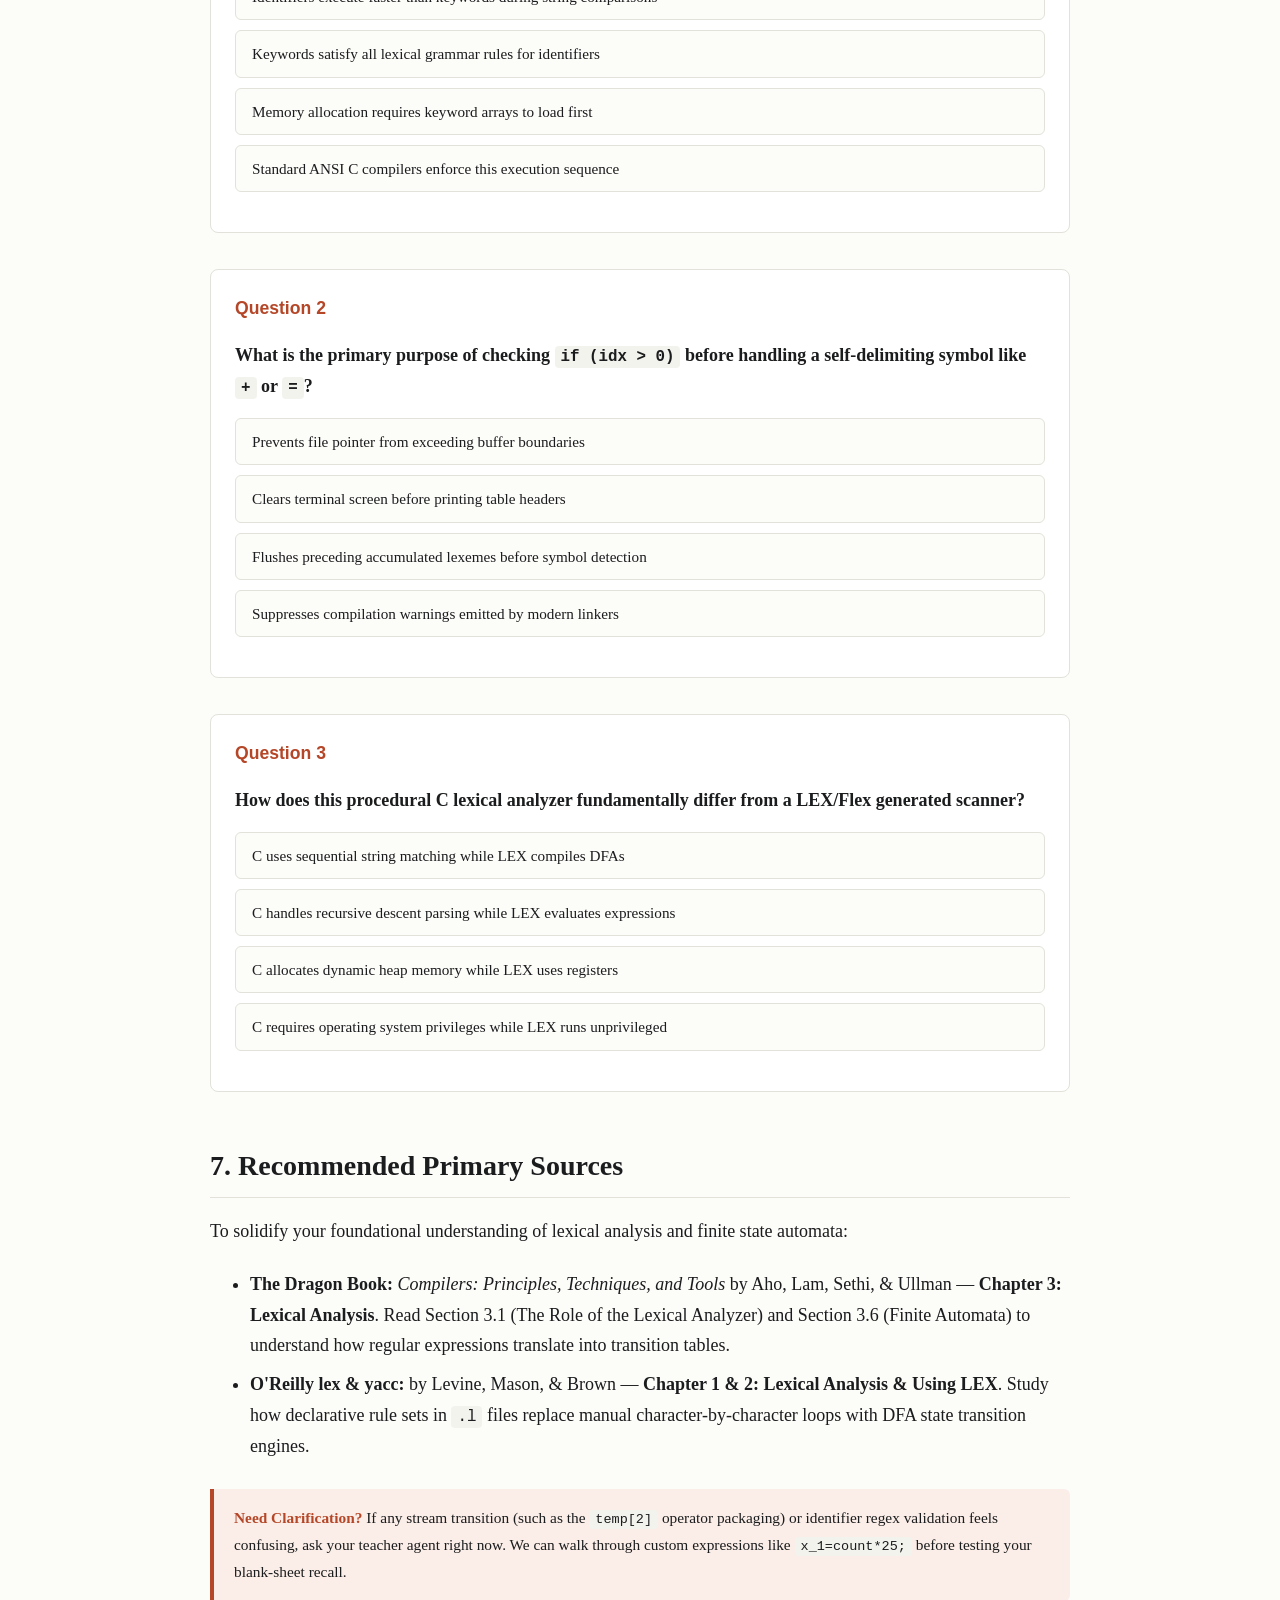
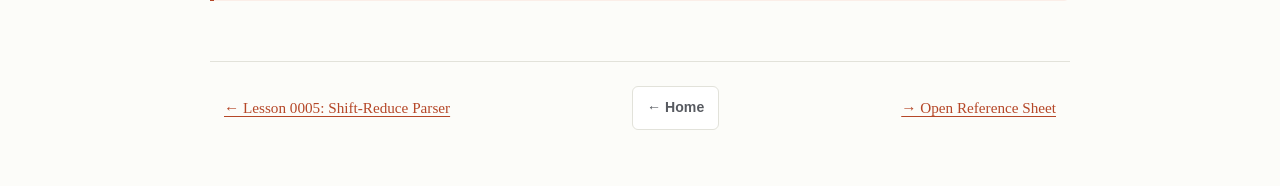
<file: lessons/0006-lexical-analyzer-in-c-from-scratch.html>
<!DOCTYPE html>
<html lang="en">
<head>
  <meta charset="UTF-8">
  <meta name="viewport" content="width=device-width, initial-scale=1.0">
  <title>Lesson 0006: Lexical Analyzer in C From Scratch</title>
  <link rel="stylesheet" href="../assets/style.css">
  <script src="../assets/theme.js"></script>
</head>
<body>
<div class="container">
  <header>
    <div class="kicker"><a href="../index.html" class="kicker-home">&larr; Home</a> &bull; Lesson 0006 &bull; Compiler Design Lab</div>
    <h1>Lexical Analyzer in C From Scratch</h1>
    <p class="subtitle">Stream scanning, buffer flush invariants, hierarchical classification, and keyword precedence.</p>
  </header>

  <div class="callout">
    <strong>Mission Alignment:</strong> Your objective is to design and write the complete C program for a Lexical Analyzer (Scanner) on a blank whiteboard or empty terminal without notes. By the end of this 12-minute lesson, you will master the two cooperating engines: the character stream scanner with delimiter flush guards and the 5-tier hierarchical token classifier.
  </div>

  <h2>1. The Mental Model: The Automated Mail Sorting Conveyor</h2>
  <p>Before a compiler can check grammar or generate code, it must transform raw text into meaningful semantic units. Source code enters as an unstructured stream of characters: <code>'i'</code>, <code>'n'</code>, <code>'t'</code>, <code>' '</code>, <code>'a'</code>, <code>'='</code>, <code>'1'</code>, <code>'0'</code>, <code>';'</code>.</p>

  <p>Think of the lexical analyzer as an <strong>Automated Mail Sorting Conveyor Belt</strong>:</p>

  <div class="diagram-box">
    <ol>
      <li><strong>The Stream Feeder (<code>fgetc</code>):</strong> Characters arrive one-by-one on a moving conveyor belt from the input file.</li>
      <li><strong>The Postal Bag (<code>buffer[50]</code>):</strong> When alphanumeric letters and digits appear, they drop into a collection bag. Each new character appends to the bag (<code>buffer[idx++] = ch</code>).</li>
      <li><strong>Whitespace Gaps (Spaces, Tabs, Newlines):</strong> A whitespace signifies empty belt space. When a gap appears, if the bag contains mail (<code>idx &gt; 0</code>), we seal it with a null terminator (<code>'\0'</code>), slide it to the inspection counter (<code>detect(buffer)</code>), and reset the bag pointer (<code>idx = 0</code>).</li>
      <li><strong>Mechanical Lane Dividers (Operators &amp; Punctuation):</strong> Symbols like <code>=</code>, <code>+</code>, or <code>;</code> act as physical metal dividers on the conveyor belt. When an envelope hits a divider, two events fire in instant succession:
        <ul>
          <li><strong>Step A:</strong> The preceding package in the bag is immediately sealed and classified (e.g., flushing <code>"a"</code> when hitting <code>'='</code>).</li>
          <li><strong>Step B:</strong> The divider itself is packaged into a mini-envelope (<code>temp[0]=ch, temp[1]='\0'</code>) and classified immediately as an Operator or Special Symbol.</li>
        </ul>
      </li>
      <li><strong>The Final Sweep (EOF Guard):</strong> When the conveyor stops at End-Of-File, any remaining letters in the bag are sealed and processed so nothing gets left behind.</li>
    </ol>
  </div>

  <h2>2. Why Naive Tokenizers (like <code>strtok</code>) Fail</h2>
  <p>Beginners often ask: <em>"Why can't we just read the file line-by-line with <code>fgets()</code> and split strings using <code>strtok(line, " ")</code>?"</em></p>

  <p>Consider this standard, syntactically valid C statement:</p>
  <pre><code>a=b+10;</code></pre>

  <p>Because there is <strong>not a single whitespace</strong> in that line, <code>strtok(line, " ")</code> returns the entire string <code>"a=b+10;"</code> as one gigantic token! The parser has no way to decipher where the variable ends and the assignment operator begins. A true compiler scanner must inspect characters at the stream level and treat punctuation symbols as <strong>self-delimiting token boundaries</strong>.</p>

  <h2>3. Component 1: The Character Stream Scanner Engine</h2>
  <p>The scanner loop consumes characters directly from the file pointer using <code>fgetc()</code>. It maintains a 50-byte accumulator buffer and an integer write index <code>idx</code>:</p>

  <pre><code>FILE *ptr = fopen("input.txt", "r");
char ch;
char buffer[50];
int idx = 0;

while ((ch = fgetc(ptr)) != EOF) {
    /* Case 1: Whitespace Delimiters */
    if (ch == ' ' || ch == '\t' || ch == '\n') {
        if (idx &gt; 0) {
            buffer[idx] = '\0';  /* Seal string */
            detect(buffer);      /* Classify lexeme */
            idx = 0;             /* Reset bag */
        }
    }
    /* Case 2: Self-Delimiting Operators &amp; Special Symbols */
    else if (ch == '+' || ch == '-' || ch == '*' || ch == '/' || ch == '=' ||
             ch == ';' || ch == ',' || ch == '(' || ch == ')' || 
             ch == '{' || ch == '}' || ch == '[' || ch == ']') {
        
        /* Flush preceding token if packed without spaces (e.g., "a=") */
        if (idx &gt; 0) {
            buffer[idx] = '\0';
            detect(buffer);
            idx = 0;
        }
        /* Package single punctuation character into string */
        char temp[2] = {ch, '\0'};
        detect(temp);
    }
    /* Case 3: Alphanumerics &amp; Numeric Digits */
    else {
        buffer[idx++] = ch;
    }
}

/* Guard: Flush any trailing token before EOF */
if (idx &gt; 0) {
    buffer[idx] = '\0';
    detect(buffer);
}
fclose(ptr);</code></pre>

  <div class="callout">
    <strong>The Self-Delimiting Flush Invariant:</strong> Look closely at Case 2. If the scanner reads <code>a=b</code>, the buffer holds <code>"a"</code> when <code>ch</code> becomes <code>'='</code>. The guard <code>if (idx &gt; 0)</code> detects this uncommitted token, flushes <code>"a"</code> to <code>detect()</code>, resets <code>idx = 0</code>, and only then emits <code>'='</code> via <code>temp</code>. This guarantees zero lost tokens regardless of whitespace styling!
  </div>

  <h2>4. Component 2: The Hierarchical Classifier <code>detect()</code></h2>
  <p>Once a candidate lexeme is isolated, it is passed to <code>detect(char buffer[])</code>. The classifier executes five validation subroutines in a strict priority waterfall:</p>

  <div class="diagram-box">
    <table>
      <thead>
        <tr>
          <th>Priority</th>
          <th>Subroutine</th>
          <th>Matching Logic</th>
          <th>Emitted Category</th>
        </tr>
      </thead>
      <tbody>
        <tr>
          <td><strong>1</strong></td>
          <td><code>is_keyword(buffer)</code></td>
          <td>Compares against reserved array: <code>int</code>, <code>float</code>, <code>if</code>, <code>while</code>, etc.</td>
          <td><code>Keyword</code></td>
        </tr>
        <tr>
          <td><strong>2</strong></td>
          <td><code>is_operator(buffer)</code></td>
          <td>Compares against operator array: <code>+</code>, <code>-</code>, <code>*</code>, <code>/</code>, <code>=</code>, etc.</td>
          <td><code>Operator</code></td>
        </tr>
        <tr>
          <td><strong>3</strong></td>
          <td><code>is_special(buffer)</code></td>
          <td>Compares against delimiter array: <code>;</code>, <code>,</code>, <code>(</code>, <code>)</code>, <code>{</code>, <code>}</code>, etc.</td>
          <td><code>Special Symbol</code></td>
        </tr>
        <tr>
          <td><strong>4</strong></td>
          <td><code>is_constant(buffer)</code></td>
          <td>Iterates through characters: all must satisfy <code>isdigit(c)</code></td>
          <td><code>Constant</code></td>
        </tr>
        <tr>
          <td><strong>5</strong></td>
          <td><code>is_identifier(buffer)</code></td>
          <td>Checks first char (letter/<code>_</code>), then remaining chars (alnum/<code>_</code>)</td>
          <td><code>Identifier</code></td>
        </tr>
        <tr>
          <td><strong>Fallback</strong></td>
          <td><em>Default Else</em></td>
          <td>Lexeme matches none of the 5 valid grammar categories</td>
          <td><code>Invalid Token</code></td>
        </tr>
      </tbody>
    </table>
  </div>

  <div class="callout">
    <strong>The "Keyword Before Identifier" Precedence Trap:</strong>
    <p>Why is Priority 1 mandatory? In ANSI C, an identifier is defined by the regular expression <code>[a-zA-Z_][a-zA-Z0-9_]*</code>.</p>
    <p>Now look at the keyword <code>int</code>. Does it start with a letter? <strong>Yes (<code>'i'</code>).</strong> Are the remaining characters letters or digits? <strong>Yes (<code>'n'</code>, <code>'t'</code>).</strong></p>
    <p>Therefore, <em>every single keyword in the C language is structurally a valid identifier!</em> If you place <code>is_identifier()</code> above <code>is_keyword()</code> in your <code>if-else</code> chain, every keyword will be captured as a variable name, and zero keywords will ever be reported. Checking keywords first intercepts and reserves them.</p>
  </div>

  <h2>5. Step-by-Step Execution Trace Walkthrough</h2>
  <p>Let us trace the scanner character-by-character on our target source file <code>input.txt</code>:</p>

  <pre><code>int a , b ;
a = b + 10 ;</code></pre>

  <div class="diagram-box">
    <table>
      <thead>
        <tr>
          <th>Stream Char</th>
          <th>Buffer Before</th>
          <th>Buffer After</th>
          <th>Trigger Event</th>
          <th>Emitted Token Output</th>
        </tr>
      </thead>
      <tbody>
        <tr>
          <td><code>'i'</code></td>
          <td><code>""</code></td>
          <td><code>"i"</code></td>
          <td>Character accumulation</td>
          <td><em>(buffering)</em></td>
        </tr>
        <tr>
          <td><code>'n'</code></td>
          <td><code>"i"</code></td>
          <td><code>"in"</code></td>
          <td>Character accumulation</td>
          <td><em>(buffering)</em></td>
        </tr>
        <tr>
          <td><code>'t'</code></td>
          <td><code>"in"</code></td>
          <td><code>"int"</code></td>
          <td>Character accumulation</td>
          <td><em>(buffering)</em></td>
        </tr>
        <tr>
          <td><code>' '</code></td>
          <td><code>"int"</code></td>
          <td><code>""</code></td>
          <td>Whitespace &rarr; Flush buffer</td>
          <td><code>int             : Keyword</code></td>
        </tr>
        <tr>
          <td><code>'a'</code></td>
          <td><code>""</code></td>
          <td><code>"a"</code></td>
          <td>Character accumulation</td>
          <td><em>(buffering)</em></td>
        </tr>
        <tr>
          <td><code>' '</code></td>
          <td><code>"a"</code></td>
          <td><code>""</code></td>
          <td>Whitespace &rarr; Flush buffer</td>
          <td><code>a               : Identifier</code></td>
        </tr>
        <tr>
          <td><code>','</code></td>
          <td><code>""</code></td>
          <td><code>""</code></td>
          <td>Special symbol detected directly</td>
          <td><code>,               : Special Symbol</code></td>
        </tr>
        <tr>
          <td><code>' '</code></td>
          <td><code>""</code></td>
          <td><code>""</code></td>
          <td>Whitespace (buffer empty)</td>
          <td><em>(skipped)</em></td>
        </tr>
        <tr>
          <td><code>'b'</code></td>
          <td><code>""</code></td>
          <td><code>"b"</code></td>
          <td>Character accumulation</td>
          <td><em>(buffering)</em></td>
        </tr>
        <tr>
          <td><code>' '</code></td>
          <td><code>"b"</code></td>
          <td><code>""</code></td>
          <td>Whitespace &rarr; Flush buffer</td>
          <td><code>b               : Identifier</code></td>
        </tr>
        <tr>
          <td><code>';'</code></td>
          <td><code>""</code></td>
          <td><code>""</code></td>
          <td>Special symbol detected directly</td>
          <td><code>;               : Special Symbol</code></td>
        </tr>
        <tr>
          <td><code>'\n'</code></td>
          <td><code>""</code></td>
          <td><code>""</code></td>
          <td>Newline (buffer empty)</td>
          <td><em>(skipped)</em></td>
        </tr>
        <tr>
          <td><code>'a'</code></td>
          <td><code>""</code></td>
          <td><code>"a"</code></td>
          <td>Character accumulation</td>
          <td><em>(buffering)</em></td>
        </tr>
        <tr>
          <td><code>' '</code></td>
          <td><code>"a"</code></td>
          <td><code>""</code></td>
          <td>Whitespace &rarr; Flush buffer</td>
          <td><code>a               : Identifier</code></td>
        </tr>
        <tr>
          <td><code>'='</code></td>
          <td><code>""</code></td>
          <td><code>""</code></td>
          <td>Operator detected directly</td>
          <td><code>=               : Operator</code></td>
        </tr>
        <tr>
          <td><code>' '</code></td>
          <td><code>""</code></td>
          <td><code>""</code></td>
          <td>Whitespace (buffer empty)</td>
          <td><em>(skipped)</em></td>
        </tr>
        <tr>
          <td><code>'b'</code></td>
          <td><code>""</code></td>
          <td><code>"b"</code></td>
          <td>Character accumulation</td>
          <td><em>(buffering)</em></td>
        </tr>
        <tr>
          <td><code>' '</code></td>
          <td><code>"b"</code></td>
          <td><code>""</code></td>
          <td>Whitespace &rarr; Flush buffer</td>
          <td><code>b               : Identifier</code></td>
        </tr>
        <tr>
          <td><code>'+'</code></td>
          <td><code>""</code></td>
          <td><code>""</code></td>
          <td>Operator detected directly</td>
          <td><code>+               : Operator</code></td>
        </tr>
        <tr>
          <td><code>' '</code></td>
          <td><code>""</code></td>
          <td><code>""</code></td>
          <td>Whitespace (buffer empty)</td>
          <td><em>(skipped)</em></td>
        </tr>
        <tr>
          <td><code>'1'</code></td>
          <td><code>""</code></td>
          <td><code>"1"</code></td>
          <td>Character accumulation</td>
          <td><em>(buffering)</em></td>
        </tr>
        <tr>
          <td><code>'0'</code></td>
          <td><code>"1"</code></td>
          <td><code>"10"</code></td>
          <td>Character accumulation</td>
          <td><em>(buffering)</em></td>
        </tr>
        <tr>
          <td><code>' '</code></td>
          <td><code>"10"</code></td>
          <td><code>""</code></td>
          <td>Whitespace &rarr; Flush buffer</td>
          <td><code>10              : Constant</code></td>
        </tr>
        <tr>
          <td><code>';'</code></td>
          <td><code>""</code></td>
          <td><code>""</code></td>
          <td>Special symbol detected directly</td>
          <td><code>;               : Special Symbol</code></td>
        </tr>
        <tr>
          <td><code>EOF</code></td>
          <td><code>""</code></td>
          <td><code>""</code></td>
          <td>Stream exhausted &rarr; close file</td>
          <td><em>(complete)</em></td>
        </tr>
      </tbody>
    </table>
  </div>

  <h2>6. Interactive Mastery Check</h2>
  <p>Test your conceptual retention. Choose the exact answer to each diagnostic question:</p>

  <!-- Quiz Question 1 -->
  <div class="quiz-container" id="q1">
    <div class="quiz-title">Question 1</div>
    <div class="quiz-question">Why must <code>is_keyword()</code> execute before <code>is_identifier()</code> in the <code>detect()</code> function?</div>
    <div class="quiz-options">
      <div class="quiz-option" onclick="checkAnswer('q1', 0, false, 'Incorrect. String comparison speed does not dictate algorithmic correctness.')">Identifiers execute faster than keywords during string comparisons</div>
      <div class="quiz-option" onclick="checkAnswer('q1', 1, true, 'Correct! Because keywords match the identifier regex [a-zA-Z_][a-zA-Z0-9_]*, checking identifiers first would misclassify every keyword as a variable.')">Keywords satisfy all lexical grammar rules for identifiers</div>
      <div class="quiz-option" onclick="checkAnswer('q1', 2, false, 'Incorrect. Keyword arrays are static string literals stored in data segments.')">Memory allocation requires keyword arrays to load first</div>
      <div class="quiz-option" onclick="checkAnswer('q1', 3, false, 'Incorrect. This ordering is an algorithmic necessity of regular expressions, not a compiler standard quirk.')">Standard ANSI C compilers enforce this execution sequence</div>
    </div>
    <div class="quiz-feedback" id="q1-feedback"></div>
  </div>

  <!-- Quiz Question 2 -->
  <div class="quiz-container" id="q2">
    <div class="quiz-title">Question 2</div>
    <div class="quiz-question">What is the primary purpose of checking <code>if (idx &gt; 0)</code> before handling a self-delimiting symbol like <code>+</code> or <code>=</code>?</div>
    <div class="quiz-options">
      <div class="quiz-option" onclick="checkAnswer('q2', 0, false, 'Incorrect. Array boundary guards are handled by fixed-size buffers, not the delimiter flush check.')">Prevents file pointer from exceeding buffer boundaries</div>
      <div class="quiz-option" onclick="checkAnswer('q2', 1, false, 'Incorrect. Terminal output formatting is completely unaffected by stream buffering.')">Clears terminal screen before printing table headers</div>
      <div class="quiz-option" onclick="checkAnswer('q2', 2, true, 'Correct! When code lacks spaces (like a=b+10), encountering an operator must first flush and classify the accumulated variable before classifying the operator itself.')">Flushes preceding accumulated lexemes before symbol detection</div>
      <div class="quiz-option" onclick="checkAnswer('q2', 3, false, 'Incorrect. Linkers do not inspect run-time stream delimiter conditions.')">Suppresses compilation warnings emitted by modern linkers</div>
    </div>
    <div class="quiz-feedback" id="q2-feedback"></div>
  </div>

  <!-- Quiz Question 3 -->
  <div class="quiz-container" id="q3">
    <div class="quiz-title">Question 3</div>
    <div class="quiz-question">How does this procedural C lexical analyzer fundamentally differ from a LEX/Flex generated scanner?</div>
    <div class="quiz-options">
      <div class="quiz-option" onclick="checkAnswer('q3', 0, true, 'Correct! LEX compiles regular expressions into a Deterministic Finite Automaton (DFA) state transition table via subset construction, whereas this C scanner uses procedural loops and sequential string comparisons.')">C uses sequential string matching while LEX compiles DFAs</div>
      <div class="quiz-option" onclick="checkAnswer('q3', 1, false, 'Incorrect. Neither C lexical analyzers nor LEX tools perform recursive descent parsing; parsing is phase 2.')">C handles recursive descent parsing while LEX evaluates expressions</div>
      <div class="quiz-option" onclick="checkAnswer('q3', 2, false, 'Incorrect. Both tools can run with static or stack-allocated buffers without dynamic heap allocation.')">C allocates dynamic heap memory while LEX uses registers</div>
      <div class="quiz-option" onclick="checkAnswer('q3', 3, false, 'Incorrect. Both implementations run in user-space without special OS privileges.')">C requires operating system privileges while LEX runs unprivileged</div>
    </div>
    <div class="quiz-feedback" id="q3-feedback"></div>
  </div>

  <h2>7. Recommended Primary Sources</h2>
  <p>To solidify your foundational understanding of lexical analysis and finite state automata:</p>
  <ul>
    <li><strong>The Dragon Book:</strong> <em>Compilers: Principles, Techniques, and Tools</em> by Aho, Lam, Sethi, &amp; Ullman &mdash; <strong>Chapter 3: Lexical Analysis</strong>. Read Section 3.1 (The Role of the Lexical Analyzer) and Section 3.6 (Finite Automata) to understand how regular expressions translate into transition tables.</li>
    <li><strong>O'Reilly lex &amp; yacc:</strong> by Levine, Mason, &amp; Brown &mdash; <strong>Chapter 1 &amp; 2: Lexical Analysis &amp; Using LEX</strong>. Study how declarative rule sets in <code>.l</code> files replace manual character-by-character loops with DFA state transition engines.</li>
  </ul>

  <div class="callout">
    <strong>Need Clarification?</strong> If any stream transition (such as the <code>temp[2]</code> operator packaging) or identifier regex validation feels confusing, ask your teacher agent right now. We can walk through custom expressions like <code>x_1=count*25;</code> before testing your blank-sheet recall.
  </div>

  <div class="nav-links">
    <a href="0005-shift-reduce-parser-from-scratch.html">&larr; Lesson 0005: Shift-Reduce Parser</a>
    <a href="../index.html" class="nav-home">&larr; Home</a>
    <a href="../reference/lexical-analyzer-c-reference.html">&rarr; Open Reference Sheet</a>
  </div>
</div>

<script>
function checkAnswer(questionId, selectedIdx, isCorrect, explanation) {
  const container = document.getElementById(questionId);
  const options = container.querySelectorAll('.quiz-option');
  const feedback = document.getElementById(questionId + '-feedback');
  
  options.forEach((opt, idx) => {
    opt.classList.remove('correct', 'incorrect');
    if (idx === selectedIdx) {
      opt.classList.add(isCorrect ? 'correct' : 'incorrect');
    }
  });
  
  feedback.style.display = 'block';
  feedback.style.backgroundColor = isCorrect ? 'var(--success-bg)' : 'var(--error-bg)';
  feedback.style.color = isCorrect ? 'var(--success)' : 'var(--error)';
  feedback.innerHTML = (isCorrect ? '<strong>✓ Correct!</strong> ' : '<strong>✗ Incorrect.</strong> ') + explanation;
}
</script>
</body>
</html>
</file>
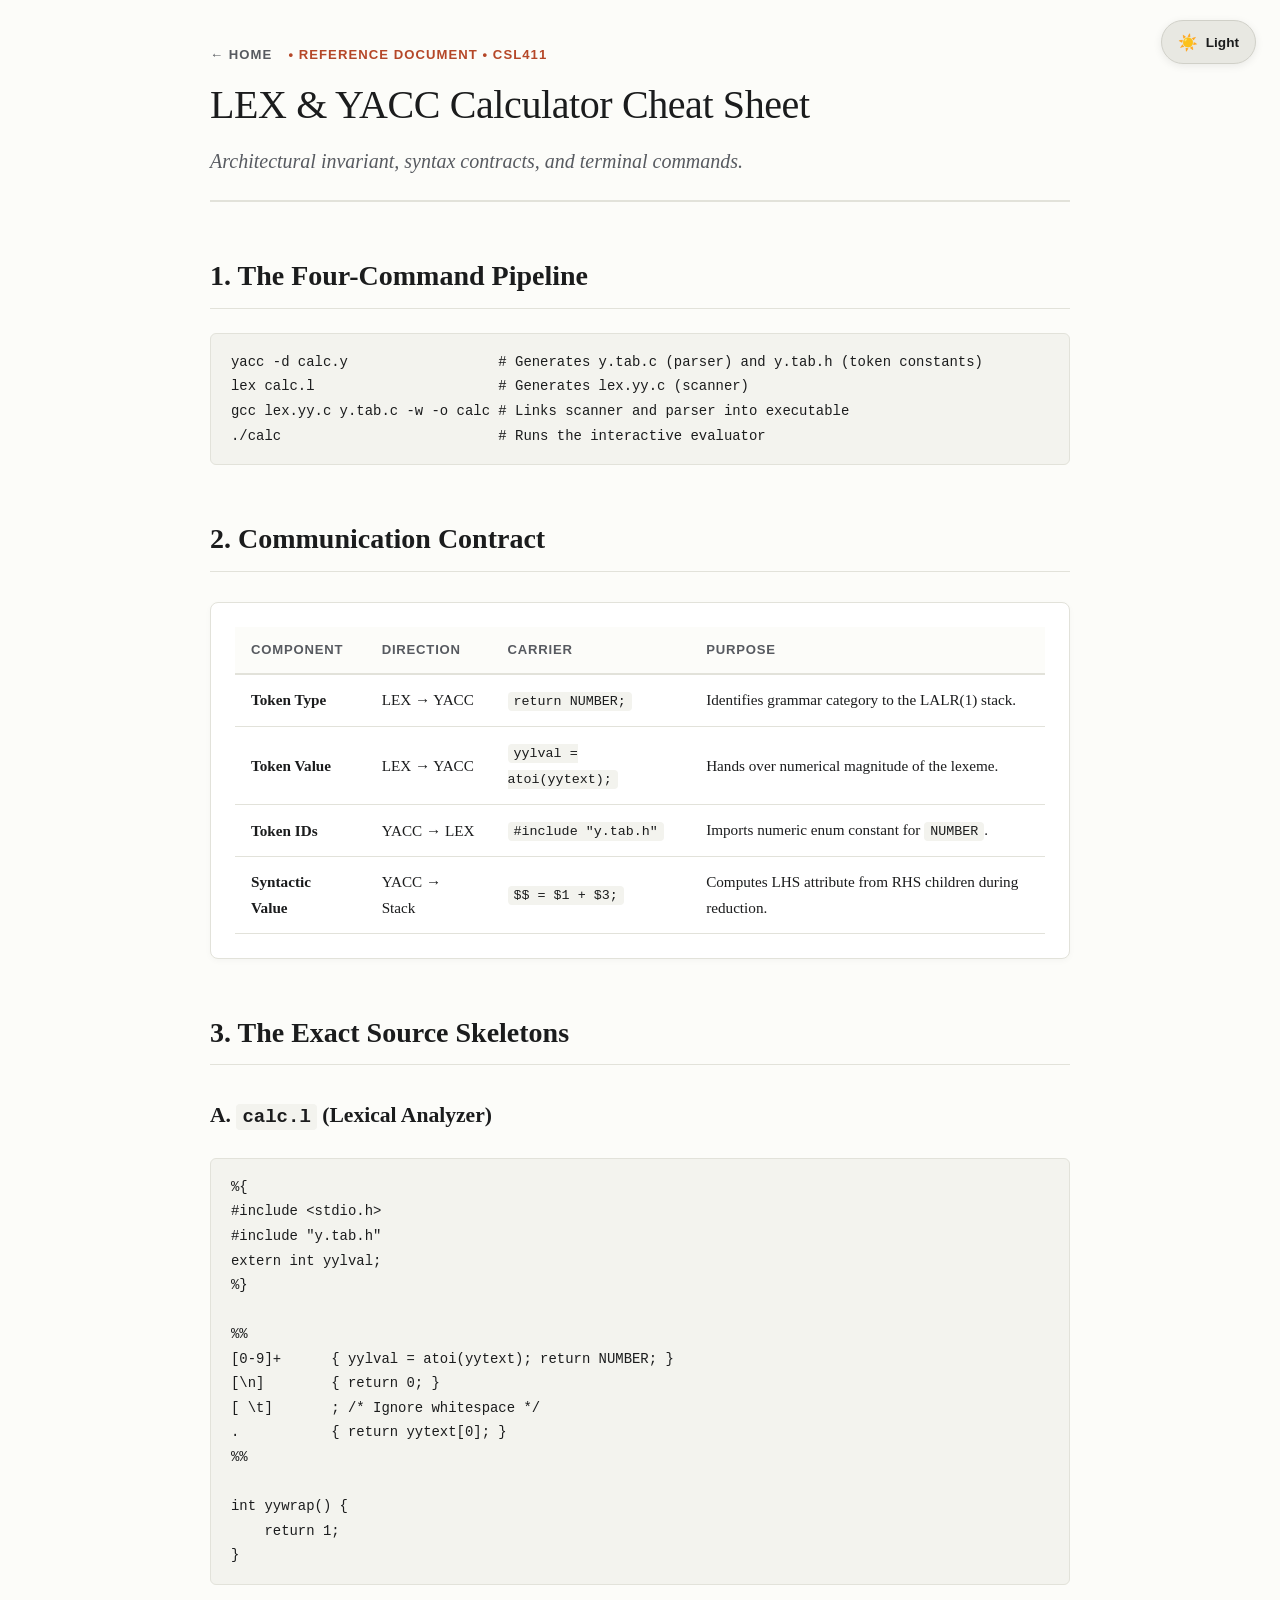
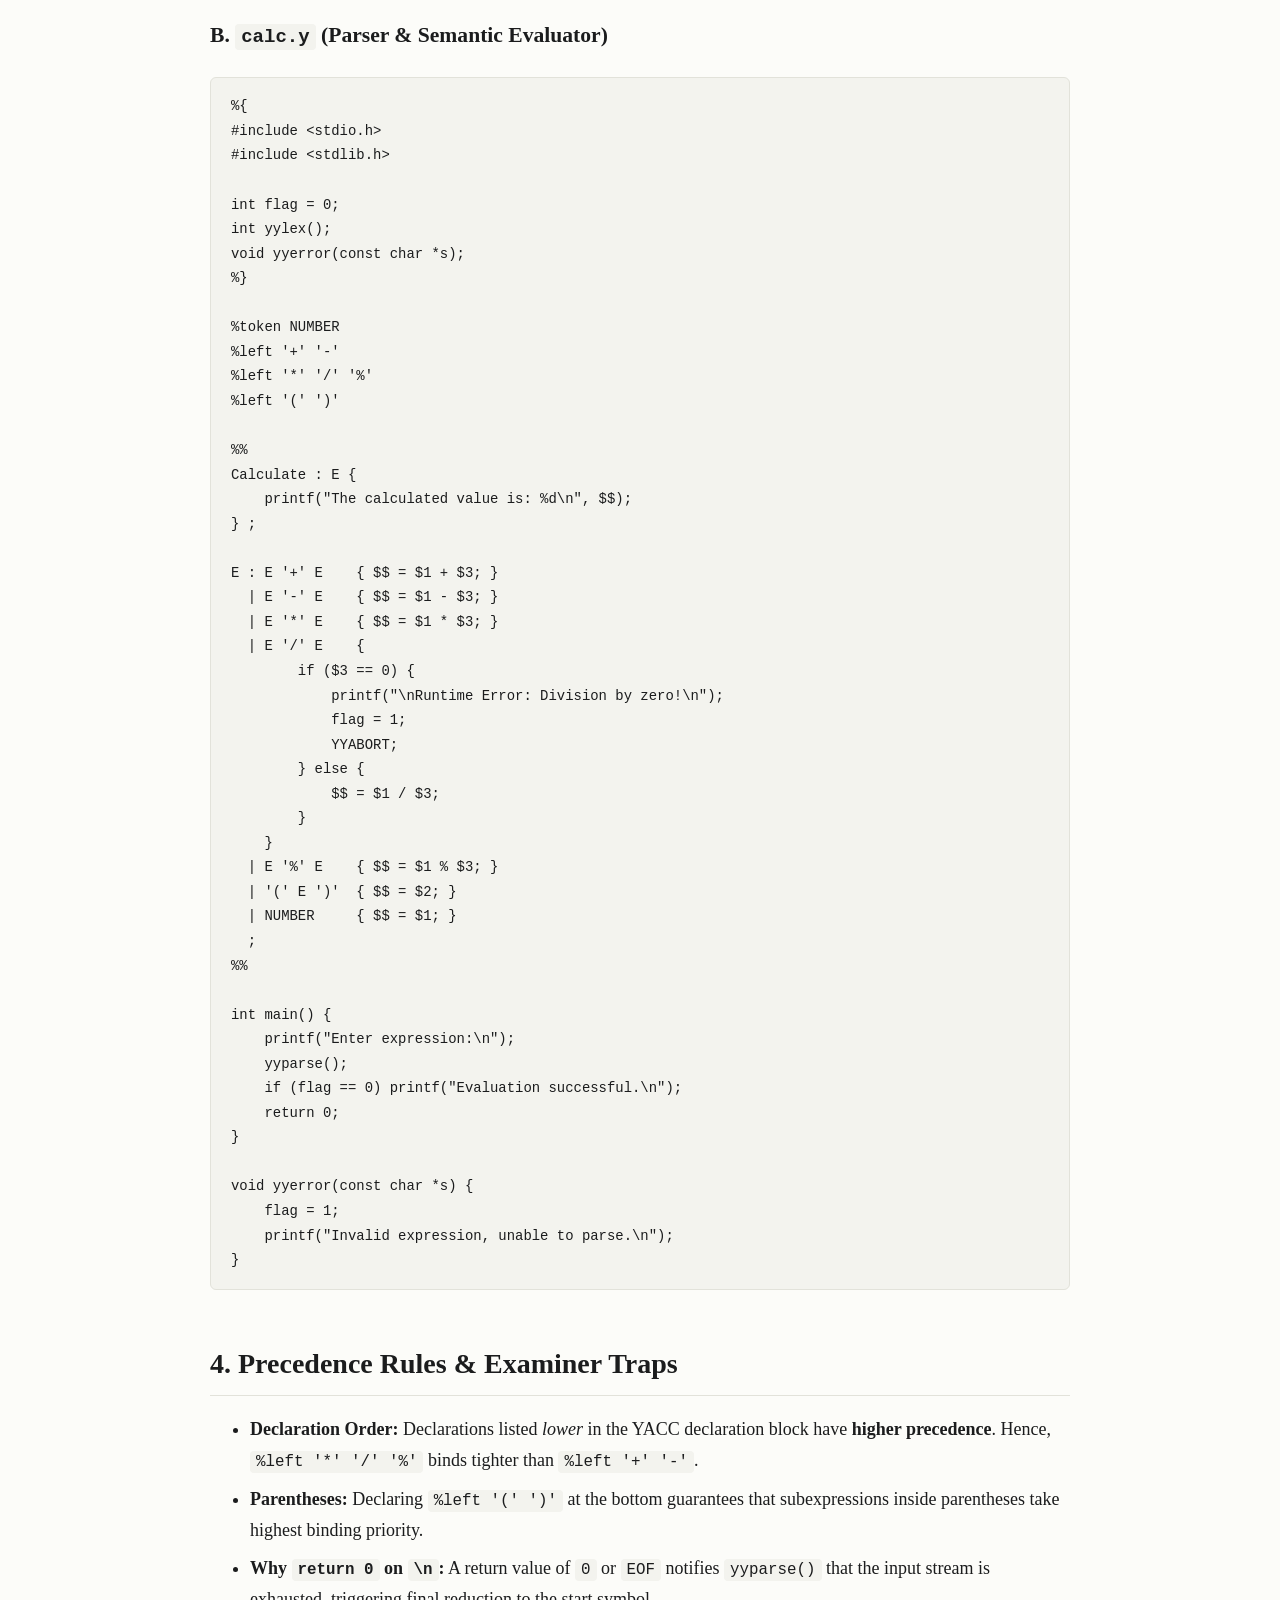
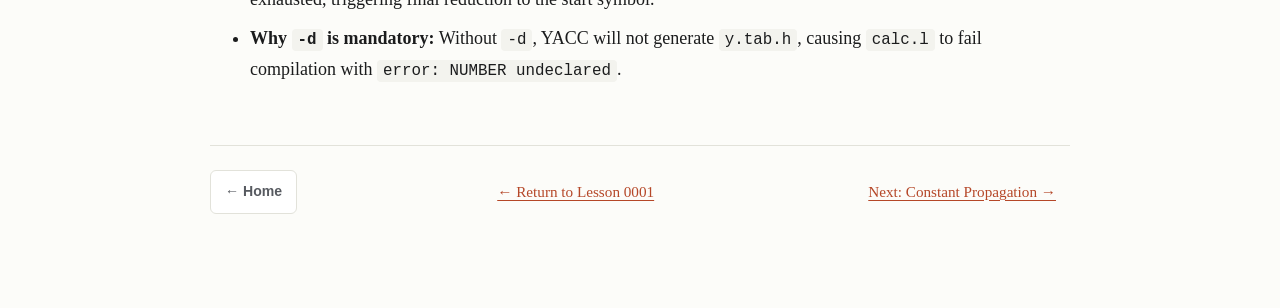
<file: reference/calc-lex-yacc-reference.html>
<!DOCTYPE html>
<html lang="en">
<head>
  <meta charset="UTF-8">
  <meta name="viewport" content="width=device-width, initial-scale=1.0">
  <title>Reference: LEX & YACC Calculator Architecture</title>
  <link rel="stylesheet" href="../assets/style.css">
  <script src="../assets/theme.js"></script>
  <style>
    @media print {
      body { padding: 0; font-size: 14px; }
      .nav-links, .theme-toggle-wrapper { display: none; }
      pre { border: 1px solid #ccc; }
    }
  </style>
</head>
<body>
<div class="container">
  <header>
    <div class="kicker"><a href="../index.html" class="kicker-home">&larr; Home</a> &bull; Reference Document &bull; CSL411</div>
    <h1>LEX & YACC Calculator Cheat Sheet</h1>
    <p class="subtitle">Architectural invariant, syntax contracts, and terminal commands.</p>
  </header>

  <h2>1. The Four-Command Pipeline</h2>
  <pre><code>yacc -d calc.y                  # Generates y.tab.c (parser) and y.tab.h (token constants)
lex calc.l                      # Generates lex.yy.c (scanner)
gcc lex.yy.c y.tab.c -w -o calc # Links scanner and parser into executable
./calc                          # Runs the interactive evaluator</code></pre>

  <h2>2. Communication Contract</h2>
  <div class="diagram-box">
    <table>
      <thead>
        <tr>
          <th>Component</th>
          <th>Direction</th>
          <th>Carrier</th>
          <th>Purpose</th>
        </tr>
      </thead>
      <tbody>
        <tr>
          <td><strong>Token Type</strong></td>
          <td>LEX &rarr; YACC</td>
          <td><code>return NUMBER;</code></td>
          <td>Identifies grammar category to the LALR(1) stack.</td>
        </tr>
        <tr>
          <td><strong>Token Value</strong></td>
          <td>LEX &rarr; YACC</td>
          <td><code>yylval = atoi(yytext);</code></td>
          <td>Hands over numerical magnitude of the lexeme.</td>
        </tr>
        <tr>
          <td><strong>Token IDs</strong></td>
          <td>YACC &rarr; LEX</td>
          <td><code>#include "y.tab.h"</code></td>
          <td>Imports numeric enum constant for <code>NUMBER</code>.</td>
        </tr>
        <tr>
          <td><strong>Syntactic Value</strong></td>
          <td>YACC &rarr; Stack</td>
          <td><code>$$ = $1 + $3;</code></td>
          <td>Computes LHS attribute from RHS children during reduction.</td>
        </tr>
      </tbody>
    </table>
  </div>

  <h2>3. The Exact Source Skeletons</h2>

  <h3>A. <code>calc.l</code> (Lexical Analyzer)</h3>
  <pre><code>%{
#include &lt;stdio.h&gt;
#include "y.tab.h"
extern int yylval;
%}

%%
[0-9]+      { yylval = atoi(yytext); return NUMBER; }
[\n]        { return 0; }
[ \t]       ; /* Ignore whitespace */
.           { return yytext[0]; }
%%

int yywrap() {
    return 1;
}</code></pre>

  <h3>B. <code>calc.y</code> (Parser & Semantic Evaluator)</h3>
  <pre><code>%{
#include &lt;stdio.h&gt;
#include &lt;stdlib.h&gt;

int flag = 0;
int yylex();
void yyerror(const char *s);
%}

%token NUMBER
%left '+' '-'
%left '*' '/' '%'
%left '(' ')'

%%
Calculate : E {
    printf("The calculated value is: %d\n", $$);
} ;

E : E '+' E    { $$ = $1 + $3; }
  | E '-' E    { $$ = $1 - $3; }
  | E '*' E    { $$ = $1 * $3; }
  | E '/' E    { 
        if ($3 == 0) {
            printf("\nRuntime Error: Division by zero!\n");
            flag = 1;
            YYABORT;
        } else {
            $$ = $1 / $3;
        }
    }
  | E '%' E    { $$ = $1 % $3; }
  | '(' E ')'  { $$ = $2; }
  | NUMBER     { $$ = $1; }
  ;
%%

int main() {
    printf("Enter expression:\n");
    yyparse();
    if (flag == 0) printf("Evaluation successful.\n");
    return 0;
}

void yyerror(const char *s) {
    flag = 1;
    printf("Invalid expression, unable to parse.\n");
}</code></pre>

  <h2>4. Precedence Rules & Examiner Traps</h2>
  <ul>
    <li><strong>Declaration Order:</strong> Declarations listed <em>lower</em> in the YACC declaration block have <strong>higher precedence</strong>. Hence, <code>%left '*' '/' '%'</code> binds tighter than <code>%left '+' '-'</code>.</li>
    <li><strong>Parentheses:</strong> Declaring <code>%left '(' ')'</code> at the bottom guarantees that subexpressions inside parentheses take highest binding priority.</li>
    <li><strong>Why <code>return 0</code> on <code>\n</code>:</strong> A return value of <code>0</code> or <code>EOF</code> notifies <code>yyparse()</code> that the input stream is exhausted, triggering final reduction to the start symbol.</li>
    <li><strong>Why <code>-d</code> is mandatory:</strong> Without <code>-d</code>, YACC will not generate <code>y.tab.h</code>, causing <code>calc.l</code> to fail compilation with <code>error: NUMBER undeclared</code>.</li>
  </ul>

  <div class="nav-links">
    <a href="../index.html" class="nav-home">&larr; Home</a>
    <a href="../lessons/0001-calculator-lex-yacc-from-scratch.html">&larr; Return to Lesson 0001</a>
    <a href="constant-propagation-reference.html">Next: Constant Propagation &rarr;</a>
  </div>
</div>
</body>
</html>
</file>
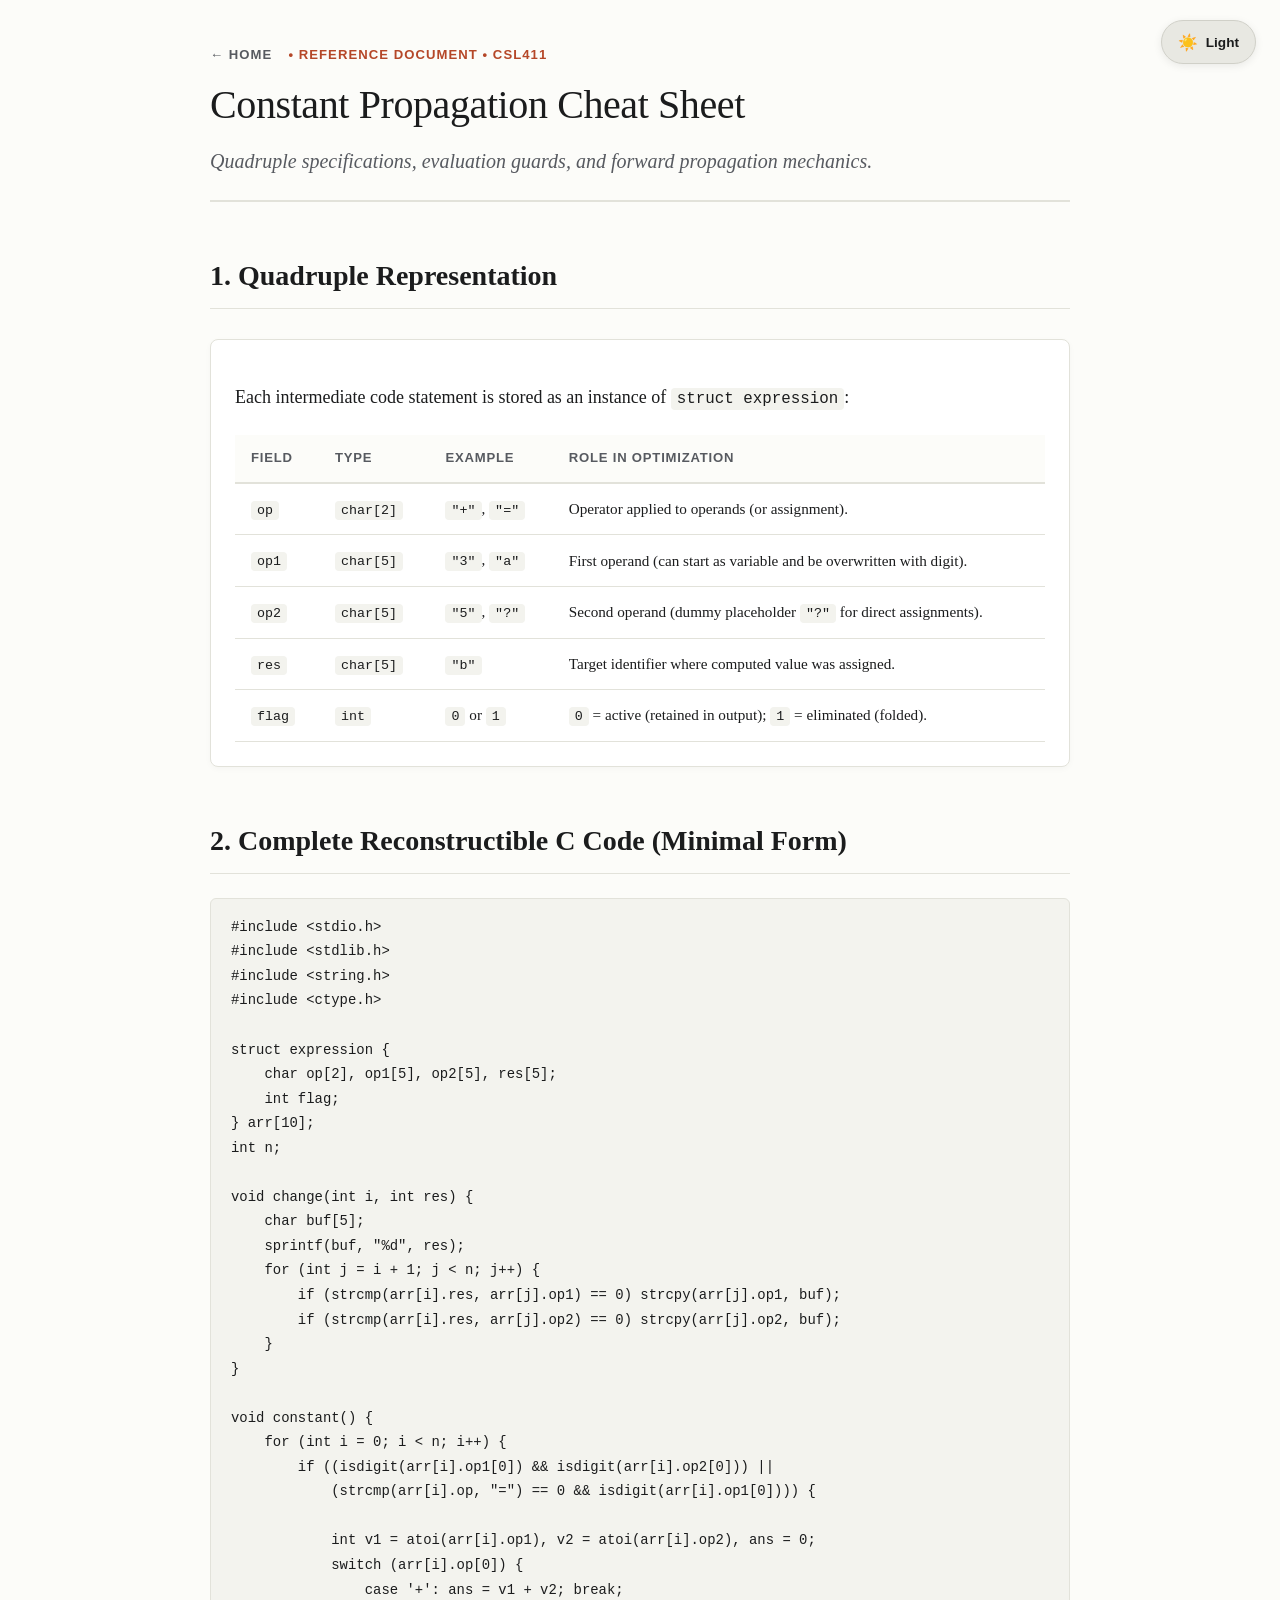
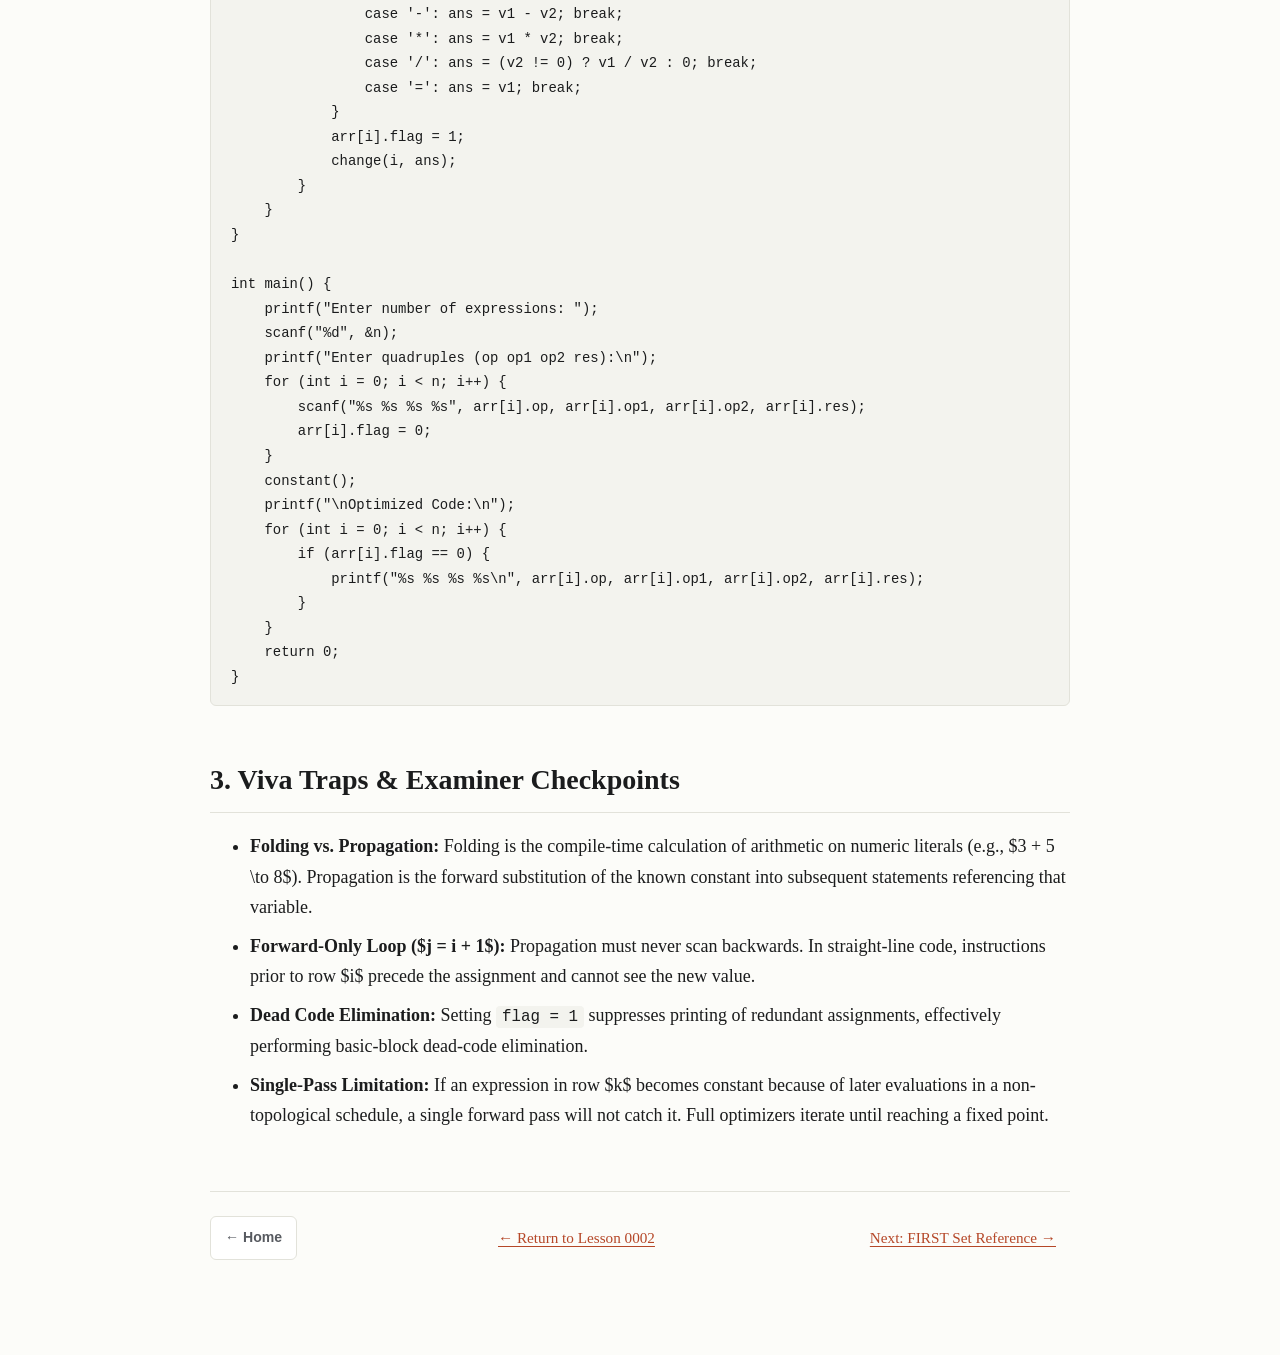
<file: reference/constant-propagation-reference.html>
<!DOCTYPE html>
<html lang="en">
<head>
  <meta charset="UTF-8">
  <meta name="viewport" content="width=device-width, initial-scale=1.0">
  <title>Reference: Constant Propagation & Folding Architecture</title>
  <link rel="stylesheet" href="../assets/style.css">
  <script src="../assets/theme.js"></script>
  <style>
    @media print {
      body { padding: 0; font-size: 14px; }
      .nav-links, .theme-toggle-wrapper { display: none; }
      pre { border: 1px solid #ccc; }
    }
  </style>
</head>
<body>
<div class="container">
  <header>
    <div class="kicker"><a href="../index.html" class="kicker-home">&larr; Home</a> &bull; Reference Document &bull; CSL411</div>
    <h1>Constant Propagation Cheat Sheet</h1>
    <p class="subtitle">Quadruple specifications, evaluation guards, and forward propagation mechanics.</p>
  </header>

  <h2>1. Quadruple Representation</h2>
  <div class="diagram-box">
    <p>Each intermediate code statement is stored as an instance of <code>struct expression</code>:</p>
    <table>
      <thead>
        <tr>
          <th>Field</th>
          <th>Type</th>
          <th>Example</th>
          <th>Role in Optimization</th>
        </tr>
      </thead>
      <tbody>
        <tr>
          <td><code>op</code></td>
          <td><code>char[2]</code></td>
          <td><code>"+"</code>, <code>"="</code></td>
          <td>Operator applied to operands (or assignment).</td>
        </tr>
        <tr>
          <td><code>op1</code></td>
          <td><code>char[5]</code></td>
          <td><code>"3"</code>, <code>"a"</code></td>
          <td>First operand (can start as variable and be overwritten with digit).</td>
        </tr>
        <tr>
          <td><code>op2</code></td>
          <td><code>char[5]</code></td>
          <td><code>"5"</code>, <code>"?"</code></td>
          <td>Second operand (dummy placeholder <code>"?"</code> for direct assignments).</td>
        </tr>
        <tr>
          <td><code>res</code></td>
          <td><code>char[5]</code></td>
          <td><code>"b"</code></td>
          <td>Target identifier where computed value was assigned.</td>
        </tr>
        <tr>
          <td><code>flag</code></td>
          <td><code>int</code></td>
          <td><code>0</code> or <code>1</code></td>
          <td><code>0</code> = active (retained in output); <code>1</code> = eliminated (folded).</td>
        </tr>
      </tbody>
    </table>
  </div>

  <h2>2. Complete Reconstructible C Code (Minimal Form)</h2>
  <pre><code>#include &lt;stdio.h&gt;
#include &lt;stdlib.h&gt;
#include &lt;string.h&gt;
#include &lt;ctype.h&gt;

struct expression {
    char op[2], op1[5], op2[5], res[5];
    int flag;
} arr[10];
int n;

void change(int i, int res) {
    char buf[5];
    sprintf(buf, "%d", res);
    for (int j = i + 1; j < n; j++) {
        if (strcmp(arr[i].res, arr[j].op1) == 0) strcpy(arr[j].op1, buf);
        if (strcmp(arr[i].res, arr[j].op2) == 0) strcpy(arr[j].op2, buf);
    }
}

void constant() {
    for (int i = 0; i < n; i++) {
        if ((isdigit(arr[i].op1[0]) && isdigit(arr[i].op2[0])) ||
            (strcmp(arr[i].op, "=") == 0 && isdigit(arr[i].op1[0]))) {
            
            int v1 = atoi(arr[i].op1), v2 = atoi(arr[i].op2), ans = 0;
            switch (arr[i].op[0]) {
                case '+': ans = v1 + v2; break;
                case '-': ans = v1 - v2; break;
                case '*': ans = v1 * v2; break;
                case '/': ans = (v2 != 0) ? v1 / v2 : 0; break;
                case '=': ans = v1; break;
            }
            arr[i].flag = 1;
            change(i, ans);
        }
    }
}

int main() {
    printf("Enter number of expressions: ");
    scanf("%d", &n);
    printf("Enter quadruples (op op1 op2 res):\n");
    for (int i = 0; i < n; i++) {
        scanf("%s %s %s %s", arr[i].op, arr[i].op1, arr[i].op2, arr[i].res);
        arr[i].flag = 0;
    }
    constant();
    printf("\nOptimized Code:\n");
    for (int i = 0; i < n; i++) {
        if (arr[i].flag == 0) {
            printf("%s %s %s %s\n", arr[i].op, arr[i].op1, arr[i].op2, arr[i].res);
        }
    }
    return 0;
}</code></pre>

  <h2>3. Viva Traps & Examiner Checkpoints</h2>
  <ul>
    <li><strong>Folding vs. Propagation:</strong> Folding is the compile-time calculation of arithmetic on numeric literals (e.g., $3 + 5 \to 8$). Propagation is the forward substitution of the known constant into subsequent statements referencing that variable.</li>
    <li><strong>Forward-Only Loop ($j = i + 1$):</strong> Propagation must never scan backwards. In straight-line code, instructions prior to row $i$ precede the assignment and cannot see the new value.</li>
    <li><strong>Dead Code Elimination:</strong> Setting <code>flag = 1</code> suppresses printing of redundant assignments, effectively performing basic-block dead-code elimination.</li>
    <li><strong>Single-Pass Limitation:</strong> If an expression in row $k$ becomes constant because of later evaluations in a non-topological schedule, a single forward pass will not catch it. Full optimizers iterate until reaching a fixed point.</li>
  </ul>

  <div class="nav-links">
    <a href="../index.html" class="nav-home">&larr; Home</a>
    <a href="../lessons/0002-constant-propagation-from-scratch.html">&larr; Return to Lesson 0002</a>
    <a href="first-of-grammar-reference.html">Next: FIRST Set Reference &rarr;</a>
  </div>
</div>
</body>
</html>
</file>
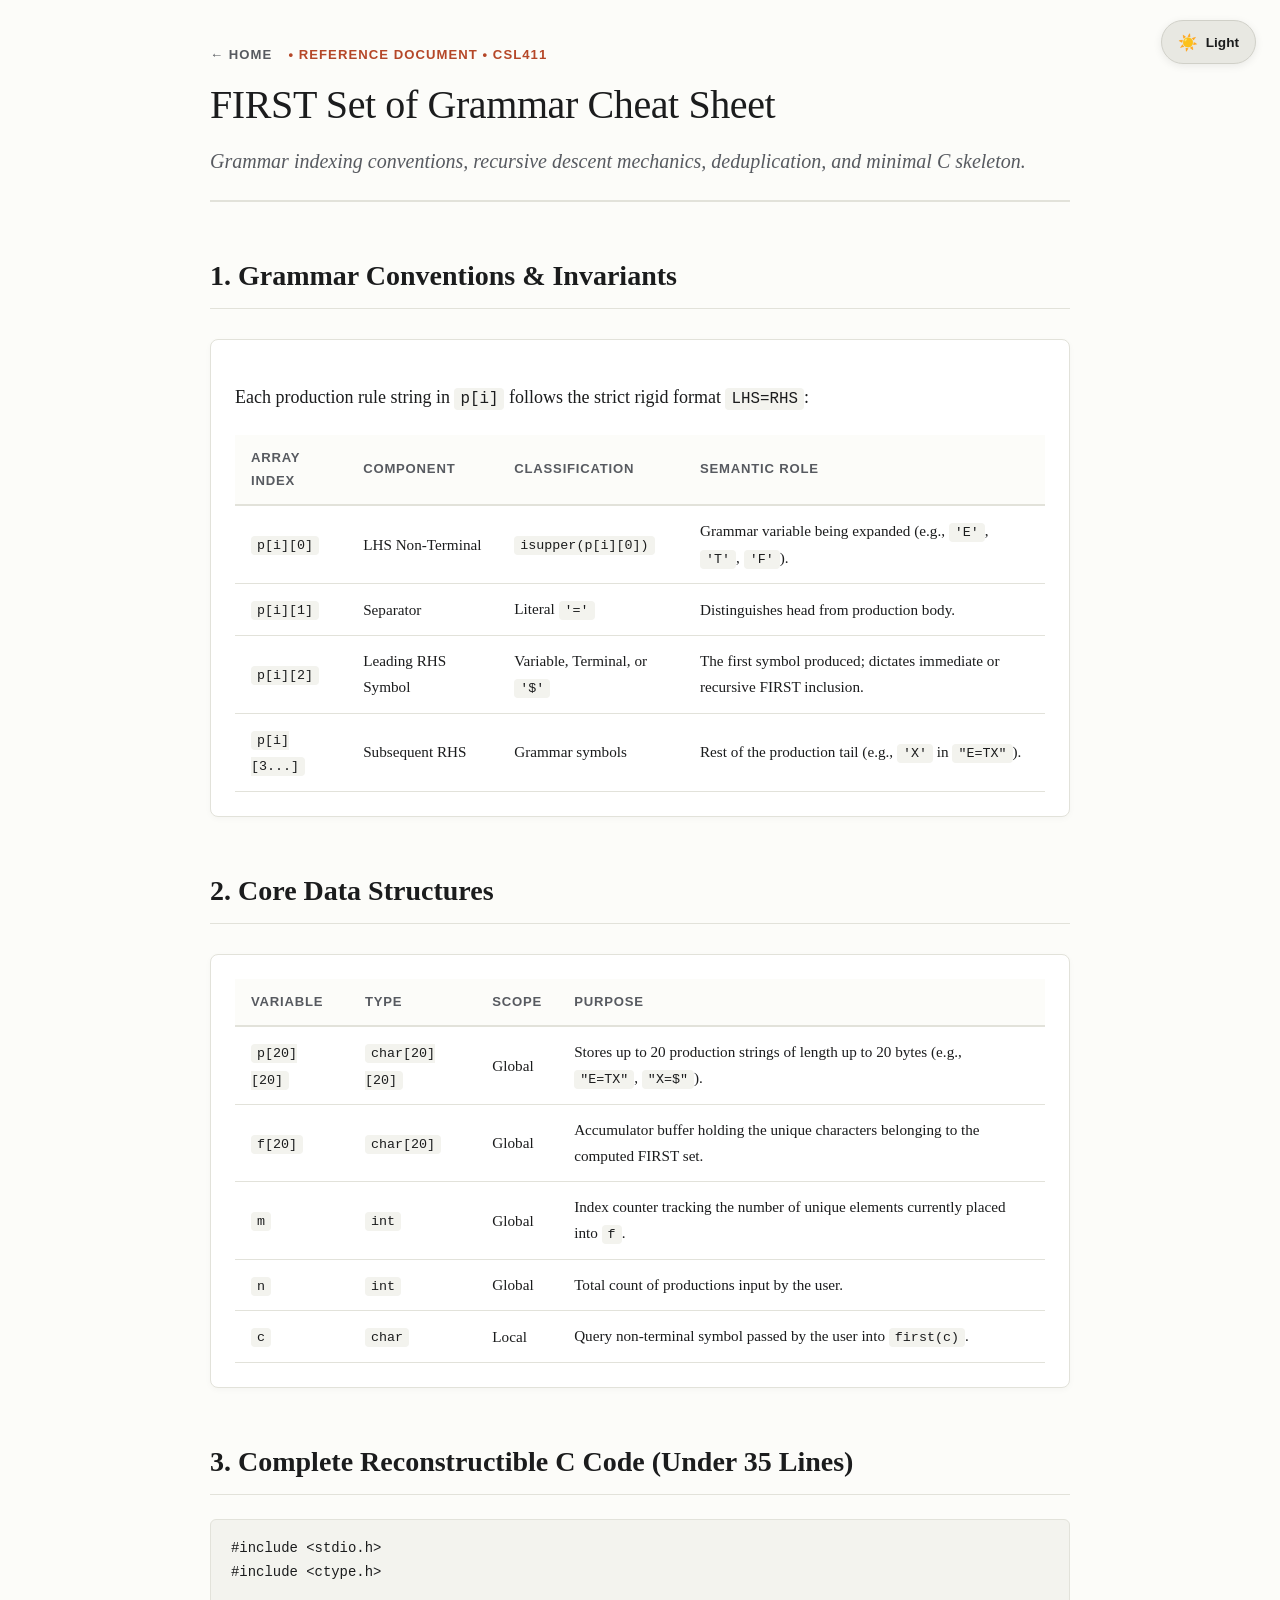
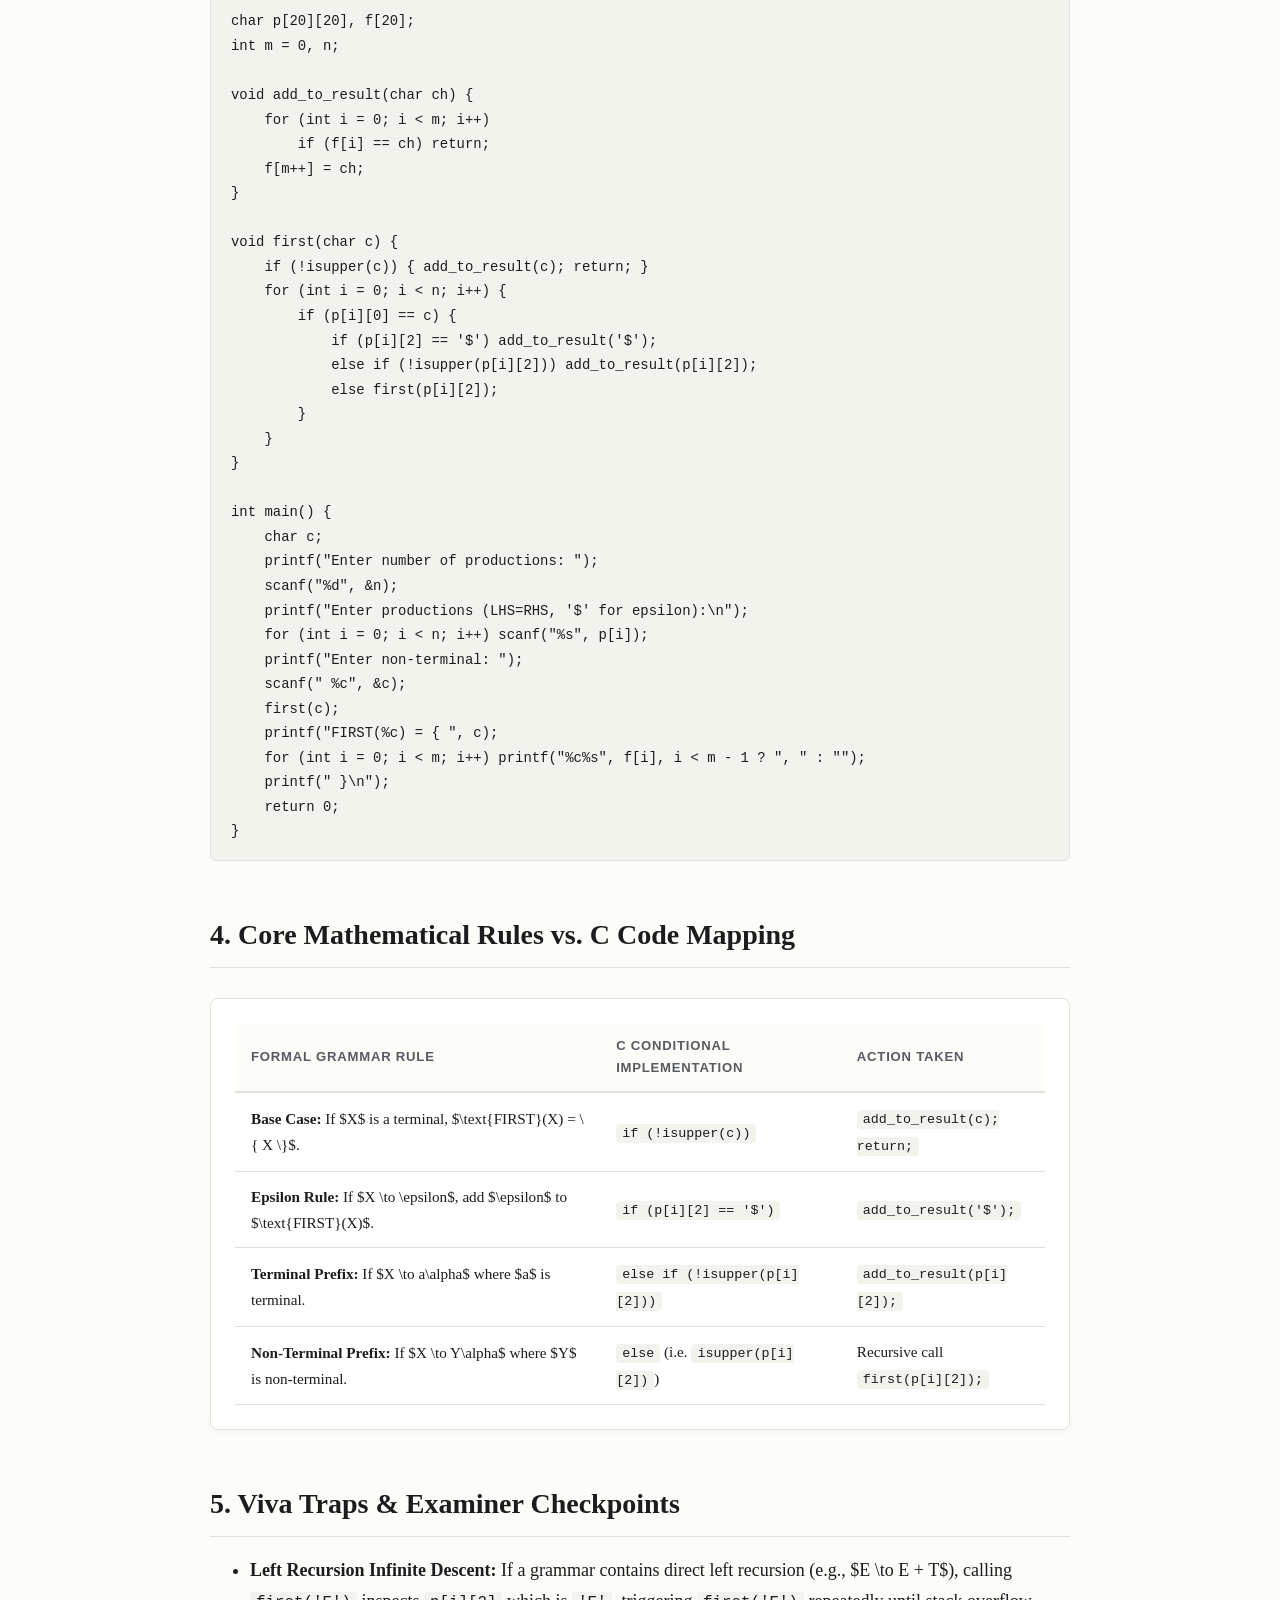
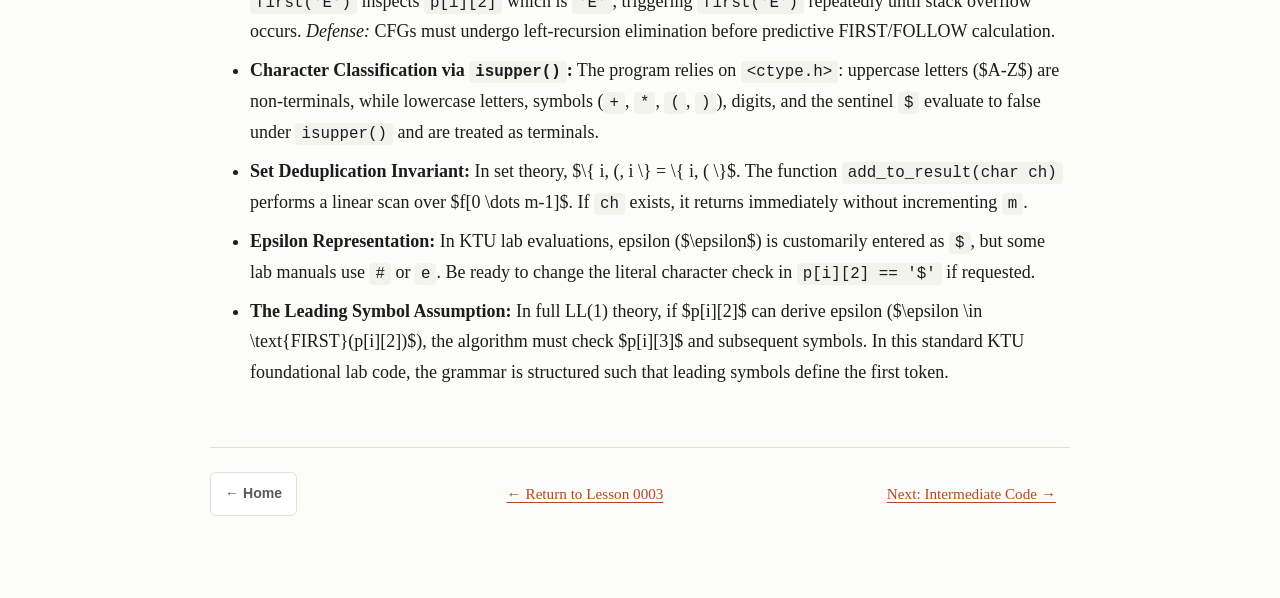
<file: reference/first-of-grammar-reference.html>
<!DOCTYPE html>
<html lang="en">
<head>
  <meta charset="UTF-8">
  <meta name="viewport" content="width=device-width, initial-scale=1.0">
  <title>Reference: FIRST Set of Context-Free Grammar</title>
  <link rel="stylesheet" href="../assets/style.css">
  <script src="../assets/theme.js"></script>
  <style>
    @media print {
      body { padding: 0; font-size: 14px; }
      .nav-links, .theme-toggle-wrapper { display: none; }
      pre { border: 1px solid #ccc; }
    }
  </style>
</head>
<body>
<div class="container">
  <header>
    <div class="kicker"><a href="../index.html" class="kicker-home">&larr; Home</a> &bull; Reference Document &bull; CSL411</div>
    <h1>FIRST Set of Grammar Cheat Sheet</h1>
    <p class="subtitle">Grammar indexing conventions, recursive descent mechanics, deduplication, and minimal C skeleton.</p>
  </header>

  <h2>1. Grammar Conventions & Invariants</h2>
  <div class="diagram-box">
    <p>Each production rule string in <code>p[i]</code> follows the strict rigid format <code>LHS=RHS</code>:</p>
    <table>
      <thead>
        <tr>
          <th>Array Index</th>
          <th>Component</th>
          <th>Classification</th>
          <th>Semantic Role</th>
        </tr>
      </thead>
      <tbody>
        <tr>
          <td><code>p[i][0]</code></td>
          <td>LHS Non-Terminal</td>
          <td><code>isupper(p[i][0])</code></td>
          <td>Grammar variable being expanded (e.g., <code>'E'</code>, <code>'T'</code>, <code>'F'</code>).</td>
        </tr>
        <tr>
          <td><code>p[i][1]</code></td>
          <td>Separator</td>
          <td>Literal <code>'='</code></td>
          <td>Distinguishes head from production body.</td>
        </tr>
        <tr>
          <td><code>p[i][2]</code></td>
          <td>Leading RHS Symbol</td>
          <td>Variable, Terminal, or <code>'$'</code></td>
          <td>The first symbol produced; dictates immediate or recursive FIRST inclusion.</td>
        </tr>
        <tr>
          <td><code>p[i][3...]</code></td>
          <td>Subsequent RHS</td>
          <td>Grammar symbols</td>
          <td>Rest of the production tail (e.g., <code>'X'</code> in <code>"E=TX"</code>).</td>
        </tr>
      </tbody>
    </table>
  </div>

  <h2>2. Core Data Structures</h2>
  <div class="diagram-box">
    <table>
      <thead>
        <tr>
          <th>Variable</th>
          <th>Type</th>
          <th>Scope</th>
          <th>Purpose</th>
        </tr>
      </thead>
      <tbody>
        <tr>
          <td><code>p[20][20]</code></td>
          <td><code>char[20][20]</code></td>
          <td>Global</td>
          <td>Stores up to 20 production strings of length up to 20 bytes (e.g., <code>"E=TX"</code>, <code>"X=$"</code>).</td>
        </tr>
        <tr>
          <td><code>f[20]</code></td>
          <td><code>char[20]</code></td>
          <td>Global</td>
          <td>Accumulator buffer holding the unique characters belonging to the computed FIRST set.</td>
        </tr>
        <tr>
          <td><code>m</code></td>
          <td><code>int</code></td>
          <td>Global</td>
          <td>Index counter tracking the number of unique elements currently placed into <code>f</code>.</td>
        </tr>
        <tr>
          <td><code>n</code></td>
          <td><code>int</code></td>
          <td>Global</td>
          <td>Total count of productions input by the user.</td>
        </tr>
        <tr>
          <td><code>c</code></td>
          <td><code>char</code></td>
          <td>Local</td>
          <td>Query non-terminal symbol passed by the user into <code>first(c)</code>.</td>
        </tr>
      </tbody>
    </table>
  </div>

  <h2>3. Complete Reconstructible C Code (Under 35 Lines)</h2>
  <pre><code>#include &lt;stdio.h&gt;
#include &lt;ctype.h&gt;

char p[20][20], f[20];
int m = 0, n;

void add_to_result(char ch) {
    for (int i = 0; i < m; i++)
        if (f[i] == ch) return;
    f[m++] = ch;
}

void first(char c) {
    if (!isupper(c)) { add_to_result(c); return; }
    for (int i = 0; i < n; i++) {
        if (p[i][0] == c) {
            if (p[i][2] == '$') add_to_result('$');
            else if (!isupper(p[i][2])) add_to_result(p[i][2]);
            else first(p[i][2]);
        }
    }
}

int main() {
    char c;
    printf("Enter number of productions: ");
    scanf("%d", &n);
    printf("Enter productions (LHS=RHS, '$' for epsilon):\n");
    for (int i = 0; i < n; i++) scanf("%s", p[i]);
    printf("Enter non-terminal: ");
    scanf(" %c", &c);
    first(c);
    printf("FIRST(%c) = { ", c);
    for (int i = 0; i < m; i++) printf("%c%s", f[i], i < m - 1 ? ", " : "");
    printf(" }\n");
    return 0;
}</code></pre>

  <h2>4. Core Mathematical Rules vs. C Code Mapping</h2>
  <div class="diagram-box">
    <table>
      <thead>
        <tr>
          <th>Formal Grammar Rule</th>
          <th>C Conditional Implementation</th>
          <th>Action Taken</th>
        </tr>
      </thead>
      <tbody>
        <tr>
          <td><strong>Base Case:</strong> If $X$ is a terminal, $\text{FIRST}(X) = \{ X \}$.</td>
          <td><code>if (!isupper(c))</code></td>
          <td><code>add_to_result(c); return;</code></td>
        </tr>
        <tr>
          <td><strong>Epsilon Rule:</strong> If $X \to \epsilon$, add $\epsilon$ to $\text{FIRST}(X)$.</td>
          <td><code>if (p[i][2] == '$')</code></td>
          <td><code>add_to_result('$');</code></td>
        </tr>
        <tr>
          <td><strong>Terminal Prefix:</strong> If $X \to a\alpha$ where $a$ is terminal.</td>
          <td><code>else if (!isupper(p[i][2]))</code></td>
          <td><code>add_to_result(p[i][2]);</code></td>
        </tr>
        <tr>
          <td><strong>Non-Terminal Prefix:</strong> If $X \to Y\alpha$ where $Y$ is non-terminal.</td>
          <td><code>else</code> (i.e. <code>isupper(p[i][2])</code>)</td>
          <td>Recursive call <code>first(p[i][2]);</code></td>
        </tr>
      </tbody>
    </table>
  </div>

  <h2>5. Viva Traps & Examiner Checkpoints</h2>
  <ul>
    <li><strong>Left Recursion Infinite Descent:</strong> If a grammar contains direct left recursion (e.g., $E \to E + T$), calling <code>first('E')</code> inspects <code>p[i][2]</code> which is <code>'E'</code>, triggering <code>first('E')</code> repeatedly until stack overflow occurs. <em>Defense:</em> CFGs must undergo left-recursion elimination before predictive FIRST/FOLLOW calculation.</li>
    <li><strong>Character Classification via <code>isupper()</code>:</strong> The program relies on <code>&lt;ctype.h&gt;</code>: uppercase letters ($A-Z$) are non-terminals, while lowercase letters, symbols (<code>+</code>, <code>*</code>, <code>(</code>, <code>)</code>), digits, and the sentinel <code>$</code> evaluate to false under <code>isupper()</code> and are treated as terminals.</li>
    <li><strong>Set Deduplication Invariant:</strong> In set theory, $\{ i, (, i \} = \{ i, ( \}$. The function <code>add_to_result(char ch)</code> performs a linear scan over $f[0 \dots m-1]$. If <code>ch</code> exists, it returns immediately without incrementing <code>m</code>.</li>
    <li><strong>Epsilon Representation:</strong> In KTU lab evaluations, epsilon ($\epsilon$) is customarily entered as <code>$</code>, but some lab manuals use <code>#</code> or <code>e</code>. Be ready to change the literal character check in <code>p[i][2] == '$'</code> if requested.</li>
    <li><strong>The Leading Symbol Assumption:</strong> In full LL(1) theory, if $p[i][2]$ can derive epsilon ($\epsilon \in \text{FIRST}(p[i][2])$), the algorithm must check $p[i][3]$ and subsequent symbols. In this standard KTU foundational lab code, the grammar is structured such that leading symbols define the first token.</li>
  </ul>

  <div class="nav-links">
    <a href="../index.html" class="nav-home">&larr; Home</a>
    <a href="../lessons/0003-first-set-of-grammar-from-scratch.html">&larr; Return to Lesson 0003</a>
    <a href="intermediate-code-reference.html">Next: Intermediate Code &rarr;</a>
  </div>
</div>
</body>
</html>
</file>
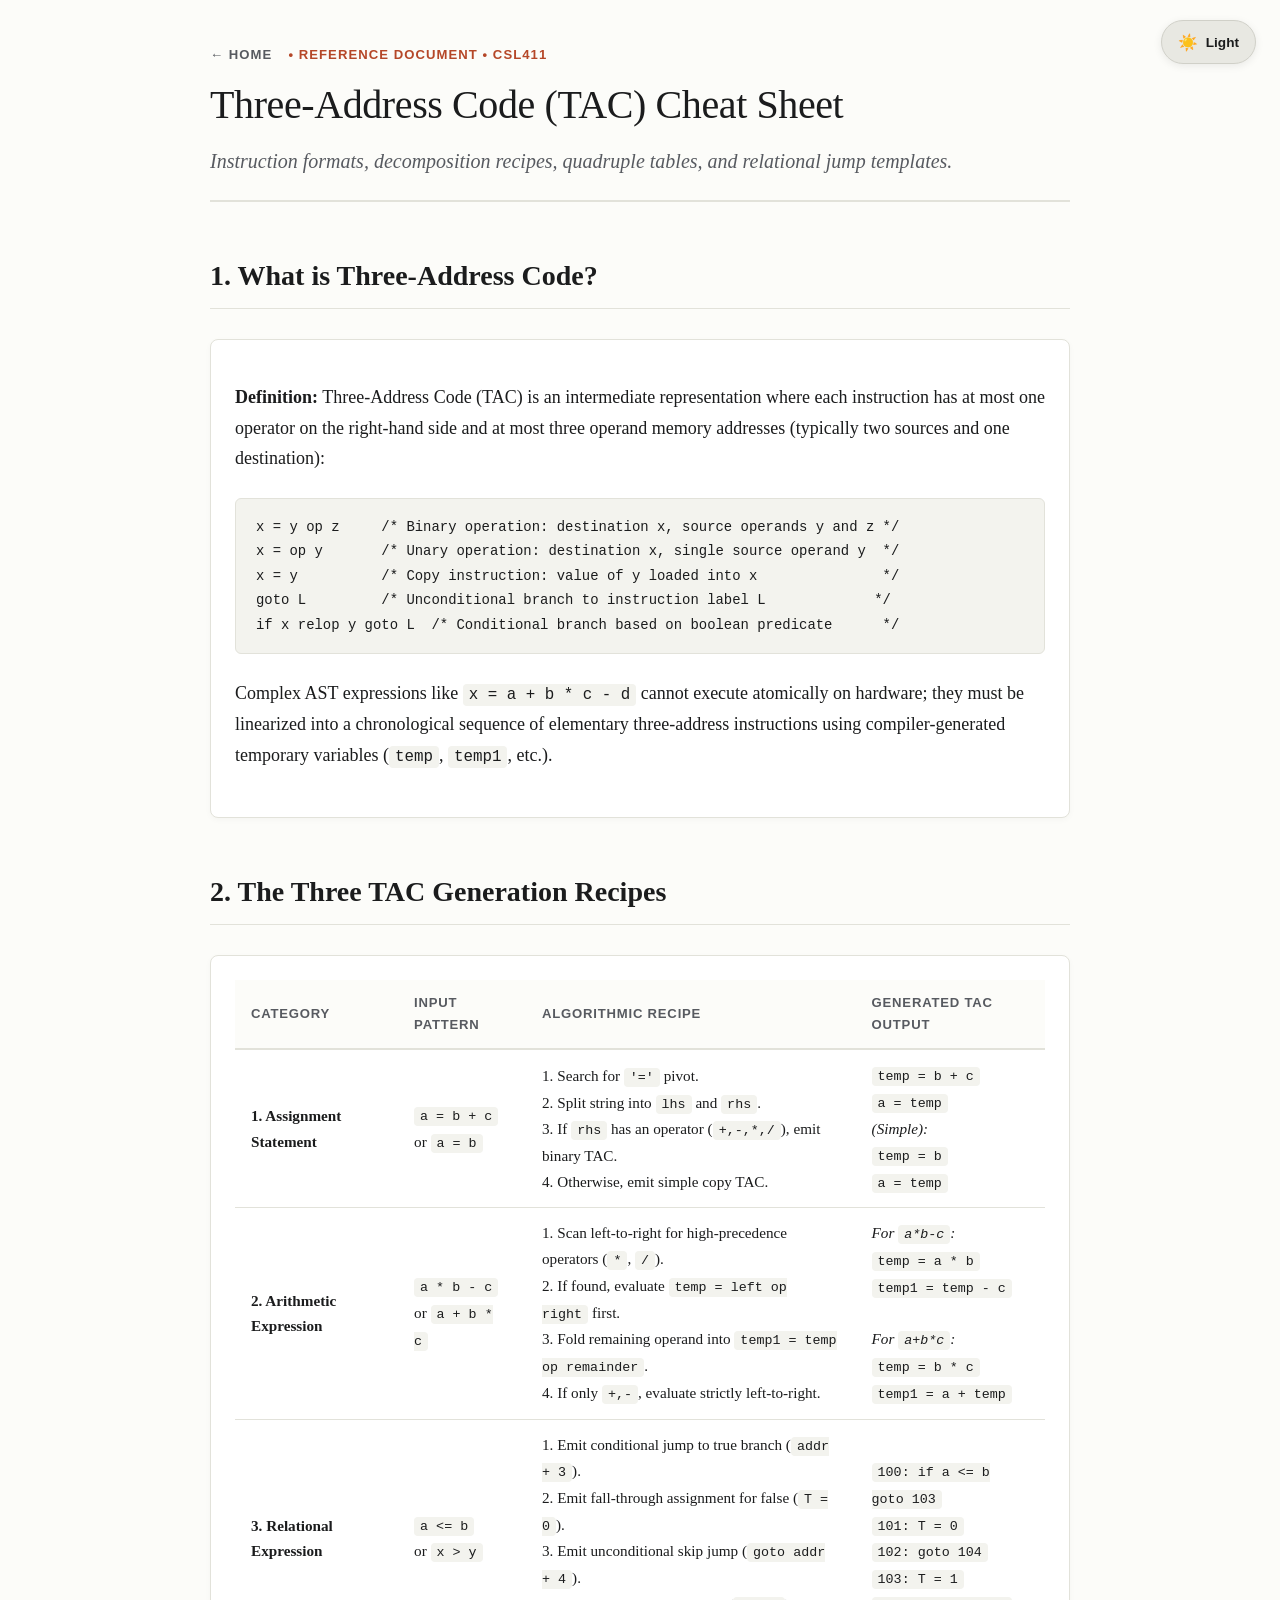
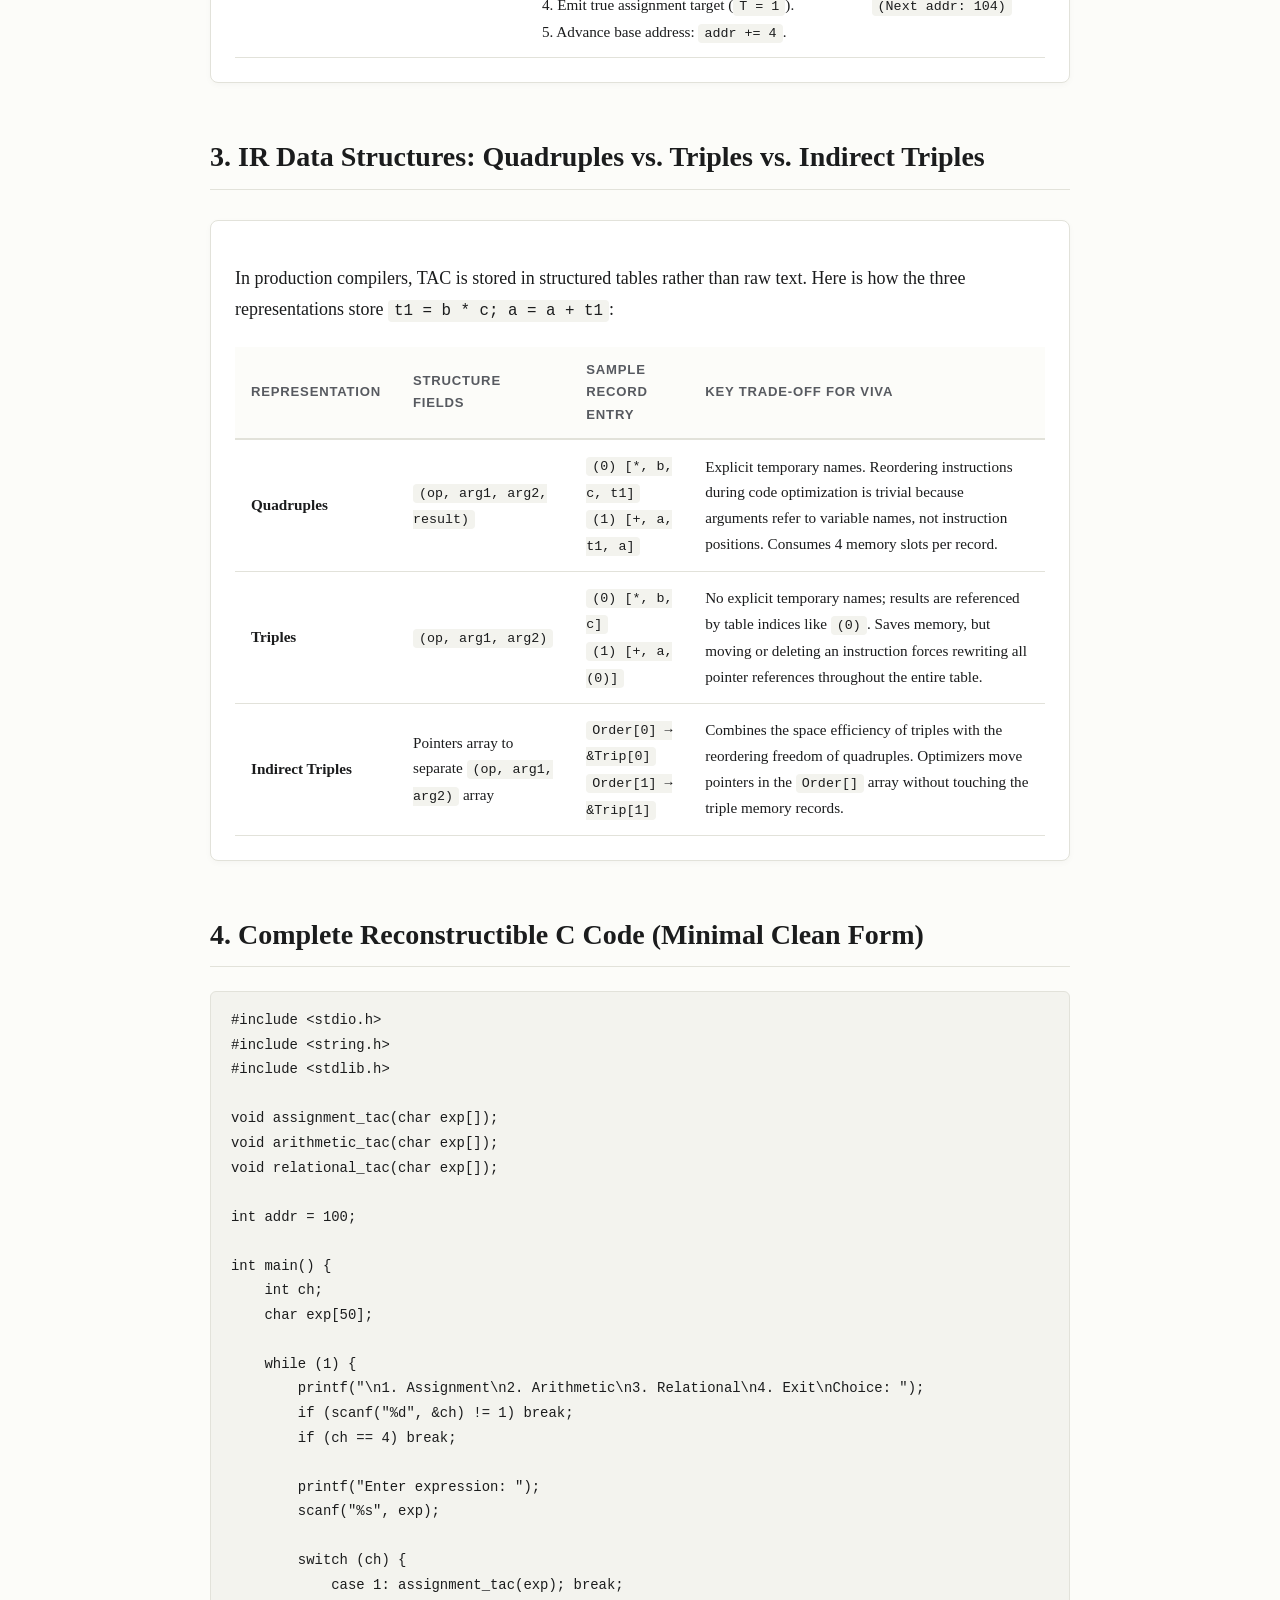
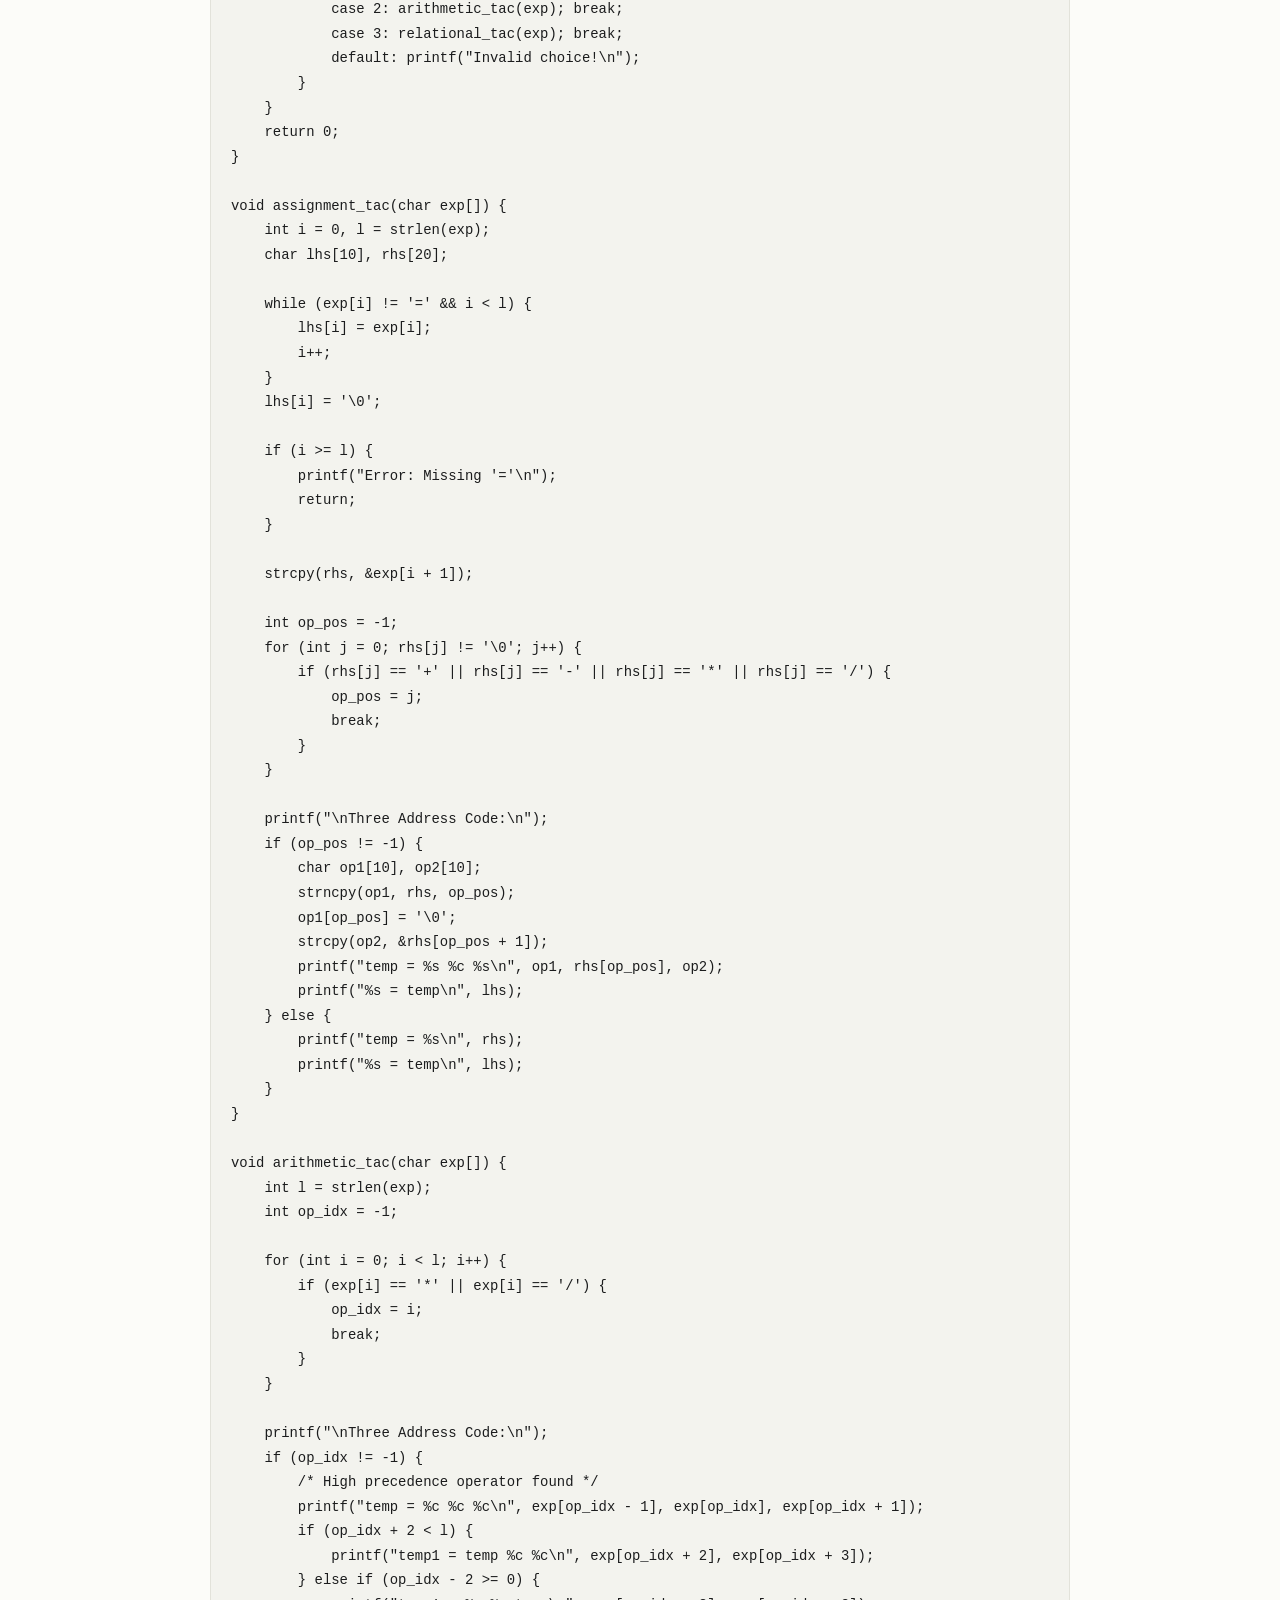
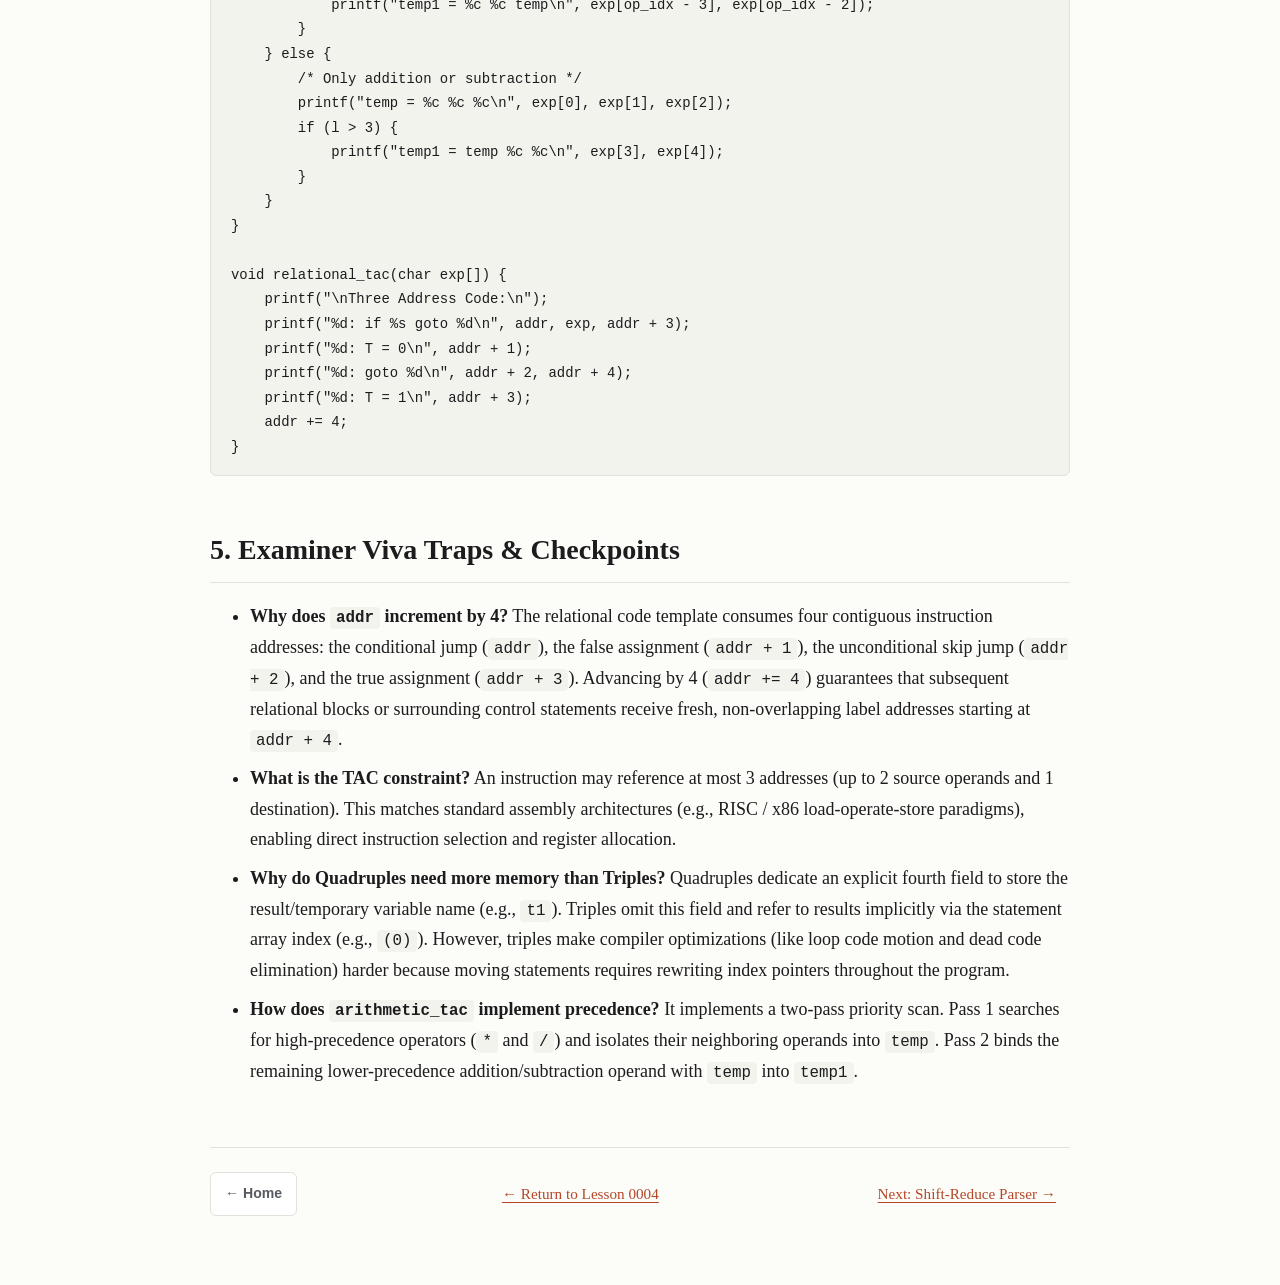
<file: reference/intermediate-code-reference.html>
<!DOCTYPE html>
<html lang="en">
<head>
  <meta charset="UTF-8">
  <meta name="viewport" content="width=device-width, initial-scale=1.0">
  <title>Reference: Intermediate Code Generator (Three-Address Code)</title>
  <link rel="stylesheet" href="../assets/style.css">
  <script src="../assets/theme.js"></script>
  <style>
    @media print {
      body { padding: 0; font-size: 14px; }
      .nav-links, .theme-toggle-wrapper { display: none; }
      pre { border: 1px solid #ccc; }
    }
  </style>
</head>
<body>
<div class="container">
  <header>
    <div class="kicker"><a href="../index.html" class="kicker-home">&larr; Home</a> &bull; Reference Document &bull; CSL411</div>
    <h1>Three-Address Code (TAC) Cheat Sheet</h1>
    <p class="subtitle">Instruction formats, decomposition recipes, quadruple tables, and relational jump templates.</p>
  </header>

  <h2>1. What is Three-Address Code?</h2>
  <div class="diagram-box">
    <p><strong>Definition:</strong> Three-Address Code (TAC) is an intermediate representation where each instruction has at most one operator on the right-hand side and at most three operand memory addresses (typically two sources and one destination):</p>
    <pre><code>x = y op z     /* Binary operation: destination x, source operands y and z */
x = op y       /* Unary operation: destination x, single source operand y  */
x = y          /* Copy instruction: value of y loaded into x               */
goto L         /* Unconditional branch to instruction label L             */
if x relop y goto L  /* Conditional branch based on boolean predicate      */</code></pre>
    <p>Complex AST expressions like <code>x = a + b * c - d</code> cannot execute atomically on hardware; they must be linearized into a chronological sequence of elementary three-address instructions using compiler-generated temporary variables (<code>temp</code>, <code>temp1</code>, etc.).</p>
  </div>

  <h2>2. The Three TAC Generation Recipes</h2>
  <div class="diagram-box">
    <table>
      <thead>
        <tr>
          <th>Category</th>
          <th>Input Pattern</th>
          <th>Algorithmic Recipe</th>
          <th>Generated TAC Output</th>
        </tr>
      </thead>
      <tbody>
        <tr>
          <td><strong>1. Assignment Statement</strong></td>
          <td><code>a = b + c</code><br>or <code>a = b</code></td>
          <td>
            1. Search for <code>'='</code> pivot.<br>
            2. Split string into <code>lhs</code> and <code>rhs</code>.<br>
            3. If <code>rhs</code> has an operator (<code>+,-,*,/</code>), emit binary TAC.<br>
            4. Otherwise, emit simple copy TAC.
          </td>
          <td>
            <code>temp = b + c</code><br>
            <code>a = temp</code><br>
            <em>(Simple):</em><br>
            <code>temp = b</code><br>
            <code>a = temp</code>
          </td>
        </tr>
        <tr>
          <td><strong>2. Arithmetic Expression</strong></td>
          <td><code>a * b - c</code><br>or <code>a + b * c</code></td>
          <td>
            1. Scan left-to-right for high-precedence operators (<code>*</code>, <code>/</code>).<br>
            2. If found, evaluate <code>temp = left op right</code> first.<br>
            3. Fold remaining operand into <code>temp1 = temp op remainder</code>.<br>
            4. If only <code>+,-</code>, evaluate strictly left-to-right.
          </td>
          <td>
            <em>For <code>a*b-c</code>:</em><br>
            <code>temp = a * b</code><br>
            <code>temp1 = temp - c</code><br><br>
            <em>For <code>a+b*c</code>:</em><br>
            <code>temp = b * c</code><br>
            <code>temp1 = a + temp</code>
          </td>
        </tr>
        <tr>
          <td><strong>3. Relational Expression</strong></td>
          <td><code>a &lt;= b</code><br>or <code>x &gt; y</code></td>
          <td>
            1. Emit conditional jump to true branch (<code>addr + 3</code>).<br>
            2. Emit fall-through assignment for false (<code>T = 0</code>).<br>
            3. Emit unconditional skip jump (<code>goto addr + 4</code>).<br>
            4. Emit true assignment target (<code>T = 1</code>).<br>
            5. Advance base address: <code>addr += 4</code>.
          </td>
          <td>
            <code>100: if a &lt;= b goto 103</code><br>
            <code>101: T = 0</code><br>
            <code>102: goto 104</code><br>
            <code>103: T = 1</code><br>
            <code>(Next addr: 104)</code>
          </td>
        </tr>
      </tbody>
    </table>
  </div>

  <h2>3. IR Data Structures: Quadruples vs. Triples vs. Indirect Triples</h2>
  <div class="diagram-box">
    <p>In production compilers, TAC is stored in structured tables rather than raw text. Here is how the three representations store <code>t1 = b * c; a = a + t1</code>:</p>
    <table>
      <thead>
        <tr>
          <th>Representation</th>
          <th>Structure Fields</th>
          <th>Sample Record Entry</th>
          <th>Key Trade-Off for Viva</th>
        </tr>
      </thead>
      <tbody>
        <tr>
          <td><strong>Quadruples</strong></td>
          <td><code>(op, arg1, arg2, result)</code></td>
          <td>
            <code>(0) [*, b, c, t1]</code><br>
            <code>(1) [+, a, t1, a]</code>
          </td>
          <td>
            Explicit temporary names. Reordering instructions during code optimization is trivial because arguments refer to variable names, not instruction positions. Consumes 4 memory slots per record.
          </td>
        </tr>
        <tr>
          <td><strong>Triples</strong></td>
          <td><code>(op, arg1, arg2)</code></td>
          <td>
            <code>(0) [*, b, c]</code><br>
            <code>(1) [+, a, (0)]</code>
          </td>
          <td>
            No explicit temporary names; results are referenced by table indices like <code>(0)</code>. Saves memory, but moving or deleting an instruction forces rewriting all pointer references throughout the entire table.
          </td>
        </tr>
        <tr>
          <td><strong>Indirect Triples</strong></td>
          <td>Pointers array to separate <code>(op, arg1, arg2)</code> array</td>
          <td>
            <code>Order[0] &rarr; &amp;Trip[0]</code><br>
            <code>Order[1] &rarr; &amp;Trip[1]</code>
          </td>
          <td>
            Combines the space efficiency of triples with the reordering freedom of quadruples. Optimizers move pointers in the <code>Order[]</code> array without touching the triple memory records.
          </td>
        </tr>
      </tbody>
    </table>
  </div>

  <h2>4. Complete Reconstructible C Code (Minimal Clean Form)</h2>
  <pre><code>#include &lt;stdio.h&gt;
#include &lt;string.h&gt;
#include &lt;stdlib.h&gt;

void assignment_tac(char exp[]);
void arithmetic_tac(char exp[]);
void relational_tac(char exp[]);

int addr = 100;

int main() {
    int ch;
    char exp[50];
    
    while (1) {
        printf("\n1. Assignment\n2. Arithmetic\n3. Relational\n4. Exit\nChoice: ");
        if (scanf("%d", &amp;ch) != 1) break;
        if (ch == 4) break;
        
        printf("Enter expression: ");
        scanf("%s", exp);
        
        switch (ch) {
            case 1: assignment_tac(exp); break;
            case 2: arithmetic_tac(exp); break;
            case 3: relational_tac(exp); break;
            default: printf("Invalid choice!\n");
        }
    }
    return 0;
}

void assignment_tac(char exp[]) {
    int i = 0, l = strlen(exp);
    char lhs[10], rhs[20];
    
    while (exp[i] != '=' &amp;&amp; i &lt; l) {
        lhs[i] = exp[i];
        i++;
    }
    lhs[i] = '\0';
    
    if (i &gt;= l) {
        printf("Error: Missing '='\n");
        return;
    }
    
    strcpy(rhs, &amp;exp[i + 1]);
    
    int op_pos = -1;
    for (int j = 0; rhs[j] != '\0'; j++) {
        if (rhs[j] == '+' || rhs[j] == '-' || rhs[j] == '*' || rhs[j] == '/') {
            op_pos = j;
            break;
        }
    }
    
    printf("\nThree Address Code:\n");
    if (op_pos != -1) {
        char op1[10], op2[10];
        strncpy(op1, rhs, op_pos);
        op1[op_pos] = '\0';
        strcpy(op2, &amp;rhs[op_pos + 1]);
        printf("temp = %s %c %s\n", op1, rhs[op_pos], op2);
        printf("%s = temp\n", lhs);
    } else {
        printf("temp = %s\n", rhs);
        printf("%s = temp\n", lhs);
    }
}

void arithmetic_tac(char exp[]) {
    int l = strlen(exp);
    int op_idx = -1;
    
    for (int i = 0; i &lt; l; i++) {
        if (exp[i] == '*' || exp[i] == '/') {
            op_idx = i;
            break;
        }
    }
    
    printf("\nThree Address Code:\n");
    if (op_idx != -1) {
        /* High precedence operator found */
        printf("temp = %c %c %c\n", exp[op_idx - 1], exp[op_idx], exp[op_idx + 1]);
        if (op_idx + 2 &lt; l) {
            printf("temp1 = temp %c %c\n", exp[op_idx + 2], exp[op_idx + 3]);
        } else if (op_idx - 2 &gt;= 0) {
            printf("temp1 = %c %c temp\n", exp[op_idx - 3], exp[op_idx - 2]);
        }
    } else {
        /* Only addition or subtraction */
        printf("temp = %c %c %c\n", exp[0], exp[1], exp[2]);
        if (l &gt; 3) {
            printf("temp1 = temp %c %c\n", exp[3], exp[4]);
        }
    }
}

void relational_tac(char exp[]) {
    printf("\nThree Address Code:\n");
    printf("%d: if %s goto %d\n", addr, exp, addr + 3);
    printf("%d: T = 0\n", addr + 1);
    printf("%d: goto %d\n", addr + 2, addr + 4);
    printf("%d: T = 1\n", addr + 3);
    addr += 4;
}</code></pre>

  <h2>5. Examiner Viva Traps & Checkpoints</h2>
  <ul>
    <li><strong>Why does <code>addr</code> increment by 4?</strong> The relational code template consumes four contiguous instruction addresses: the conditional jump (<code>addr</code>), the false assignment (<code>addr + 1</code>), the unconditional skip jump (<code>addr + 2</code>), and the true assignment (<code>addr + 3</code>). Advancing by 4 (<code>addr += 4</code>) guarantees that subsequent relational blocks or surrounding control statements receive fresh, non-overlapping label addresses starting at <code>addr + 4</code>.</li>
    <li><strong>What is the TAC constraint?</strong> An instruction may reference at most 3 addresses (up to 2 source operands and 1 destination). This matches standard assembly architectures (e.g., RISC / x86 load-operate-store paradigms), enabling direct instruction selection and register allocation.</li>
    <li><strong>Why do Quadruples need more memory than Triples?</strong> Quadruples dedicate an explicit fourth field to store the result/temporary variable name (e.g., <code>t1</code>). Triples omit this field and refer to results implicitly via the statement array index (e.g., <code>(0)</code>). However, triples make compiler optimizations (like loop code motion and dead code elimination) harder because moving statements requires rewriting index pointers throughout the program.</li>
    <li><strong>How does <code>arithmetic_tac</code> implement precedence?</strong> It implements a two-pass priority scan. Pass 1 searches for high-precedence operators (<code>*</code> and <code>/</code>) and isolates their neighboring operands into <code>temp</code>. Pass 2 binds the remaining lower-precedence addition/subtraction operand with <code>temp</code> into <code>temp1</code>.</li>
  </ul>

  <div class="nav-links">
    <a href="../index.html" class="nav-home">&larr; Home</a>
    <a href="../lessons/0004-intermediate-code-generator-from-scratch.html">&larr; Return to Lesson 0004</a>
    <a href="shift-reduce-reference.html">Next: Shift-Reduce Parser &rarr;</a>
  </div>
</div>
</body>
</html>
</file>
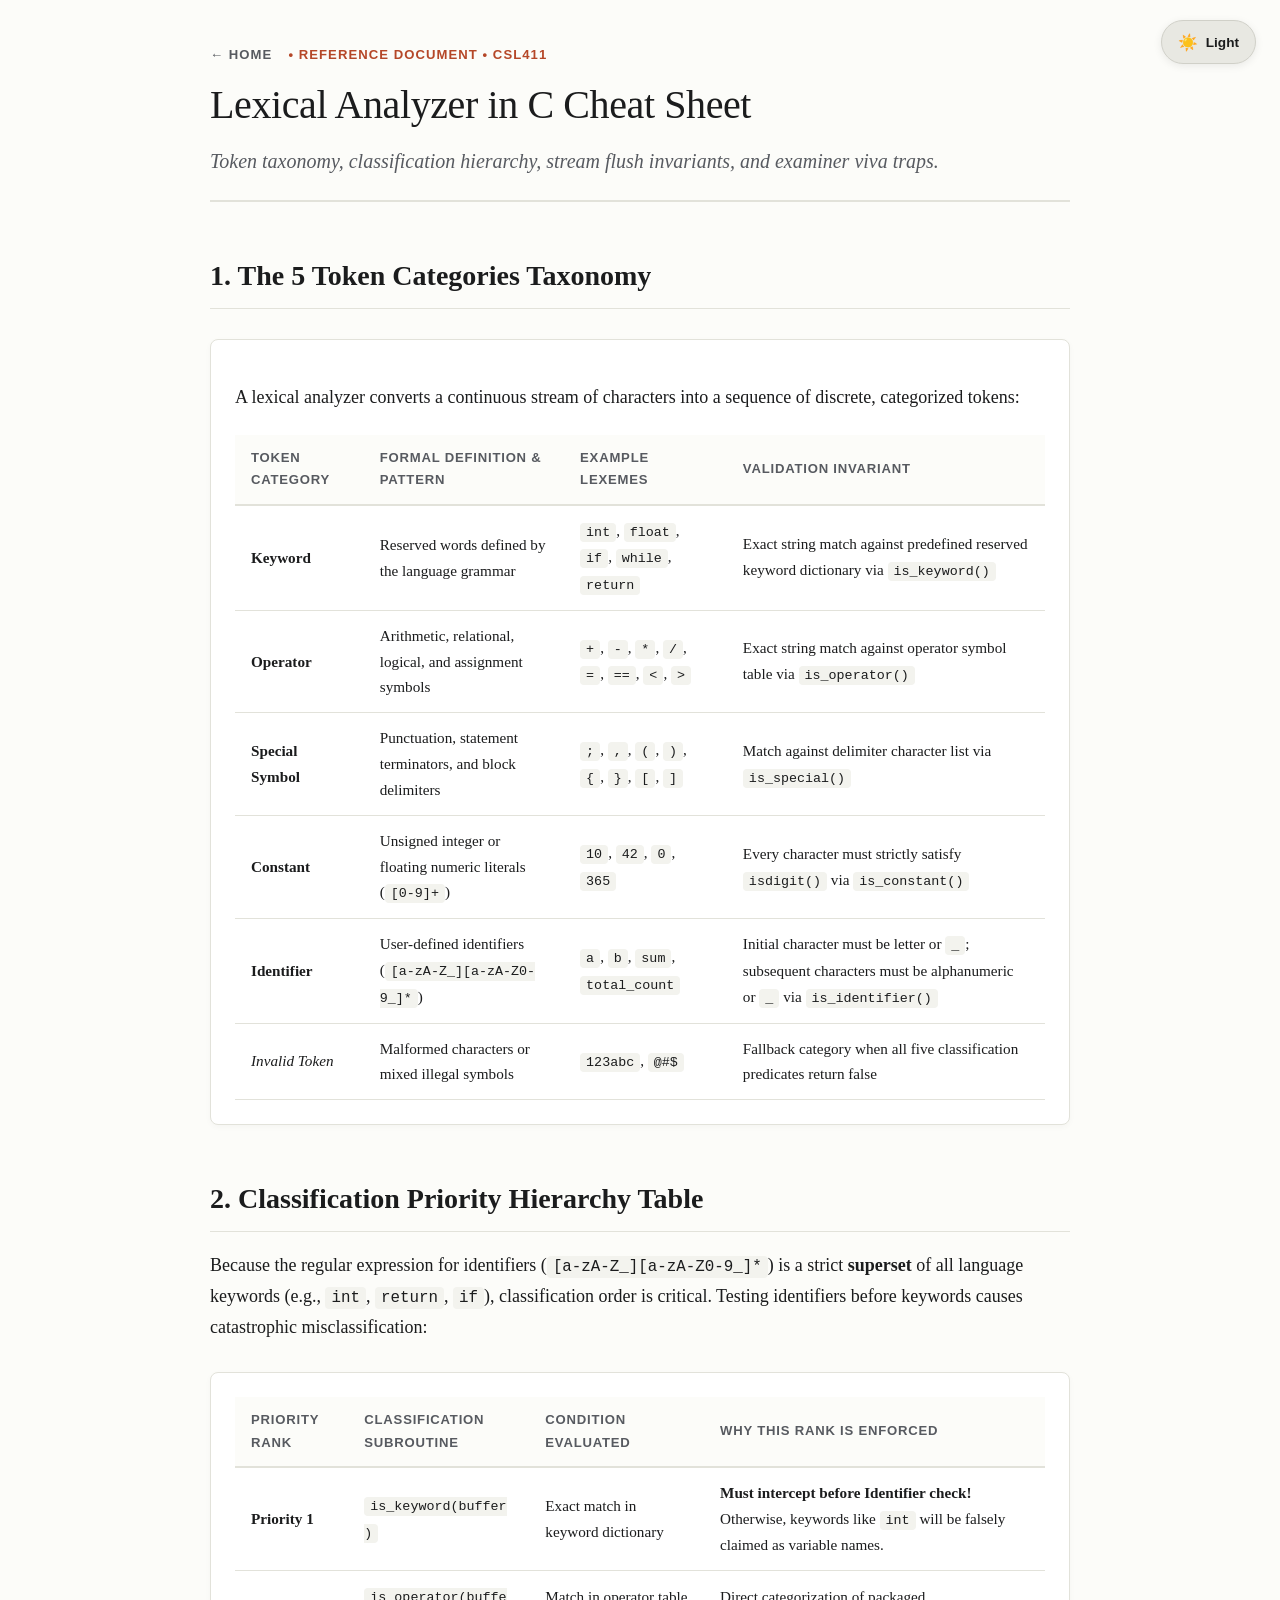
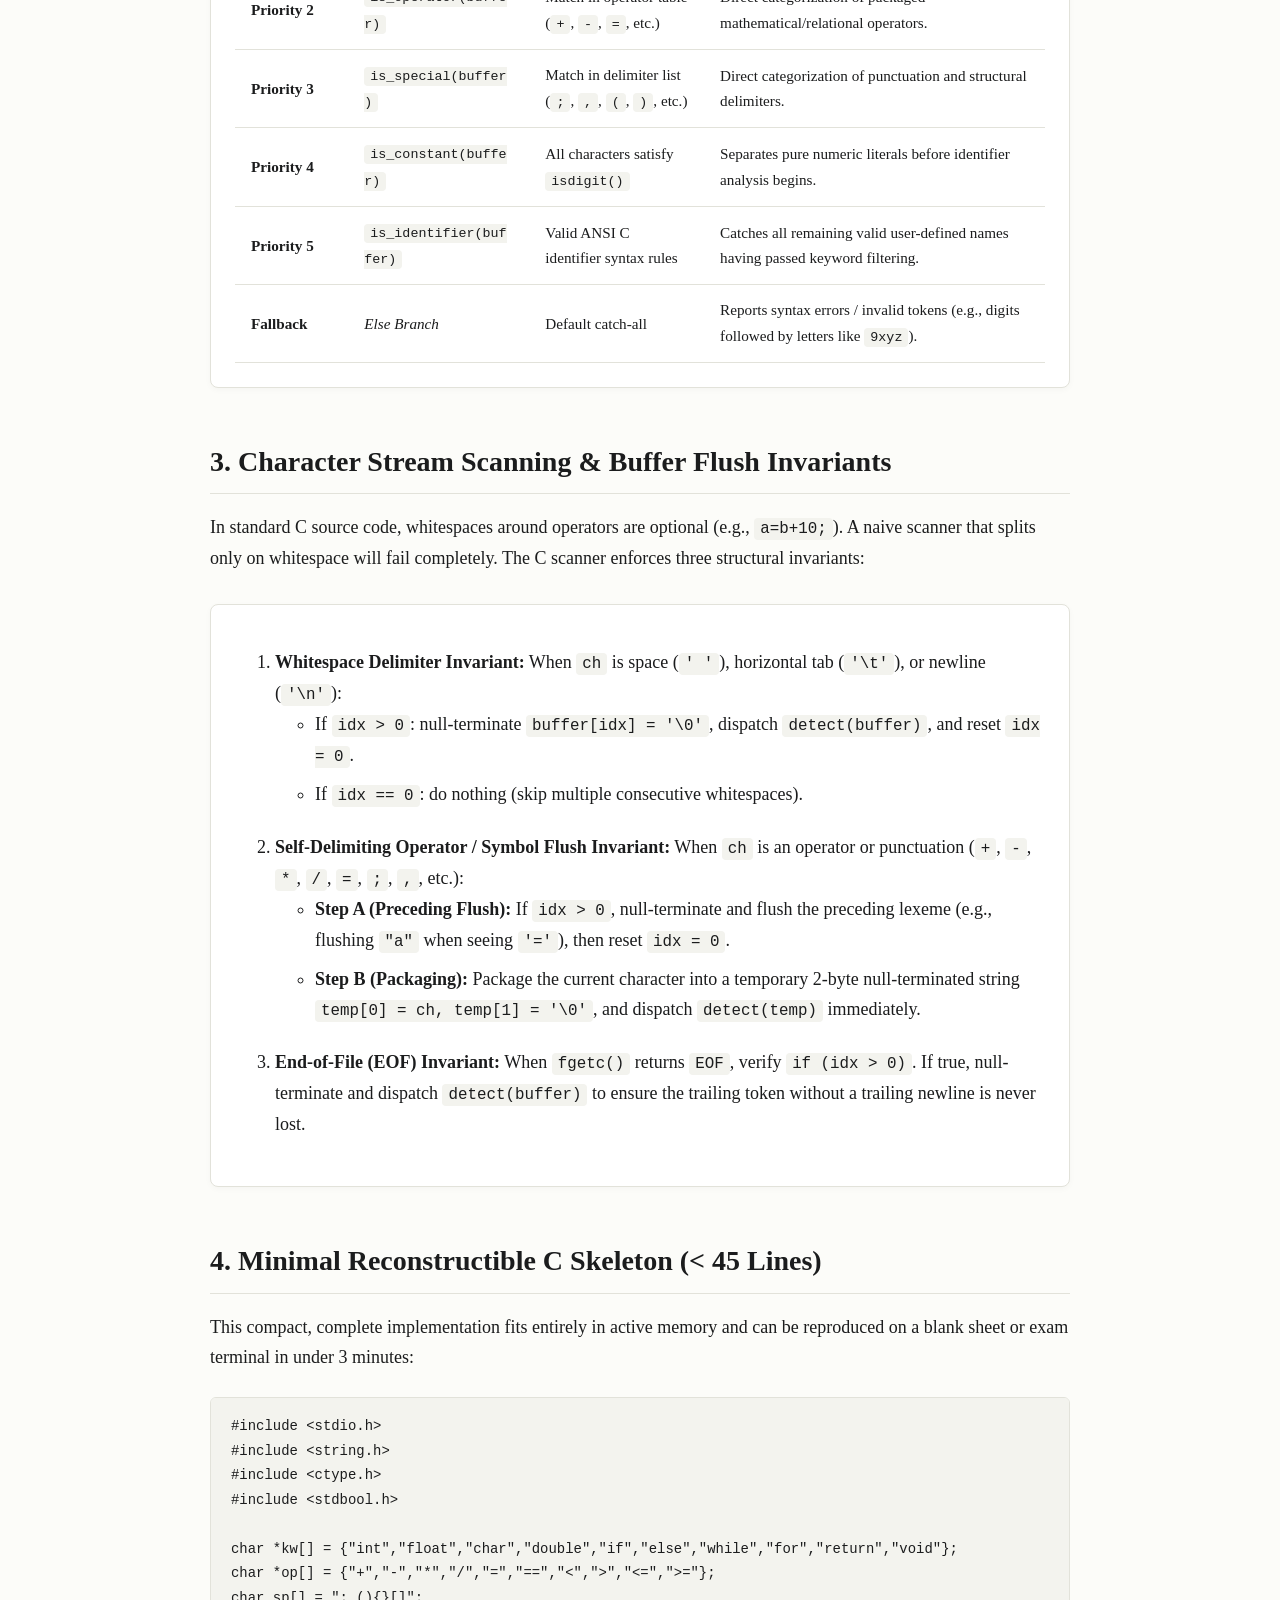
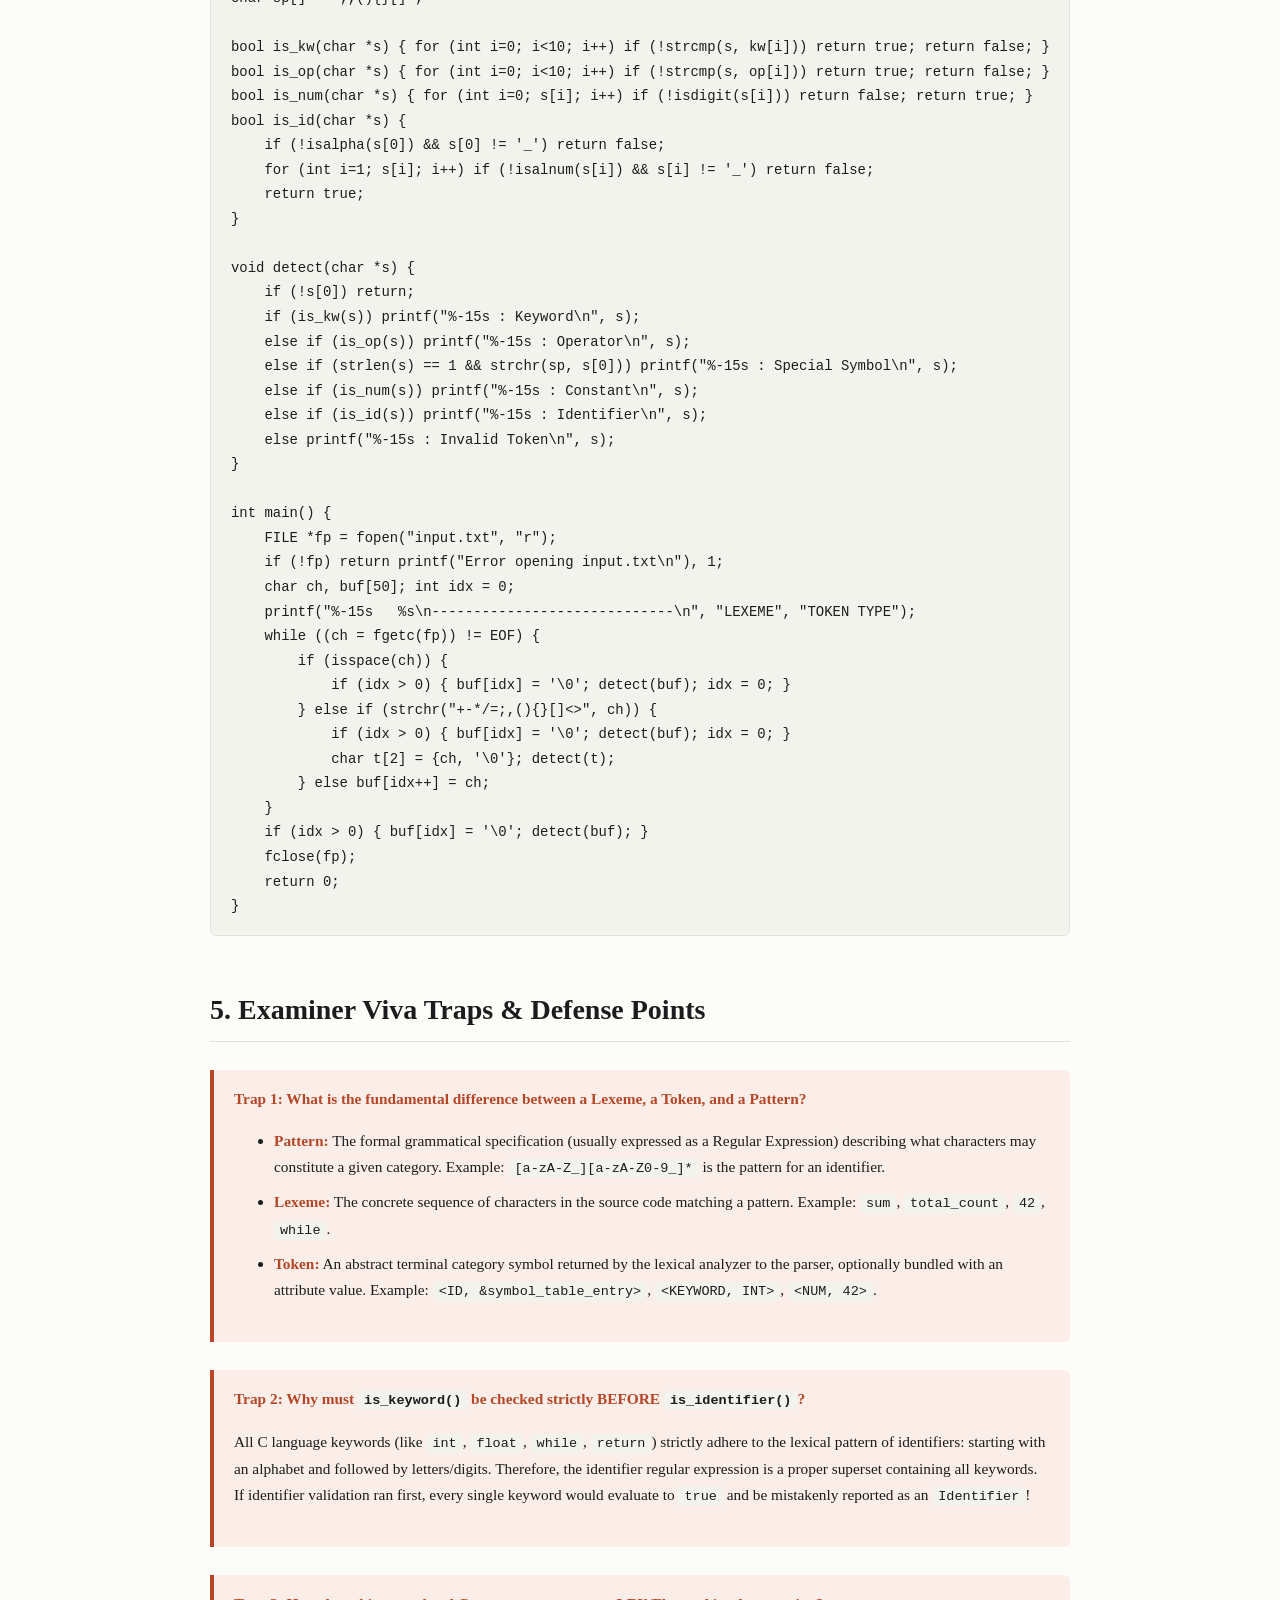
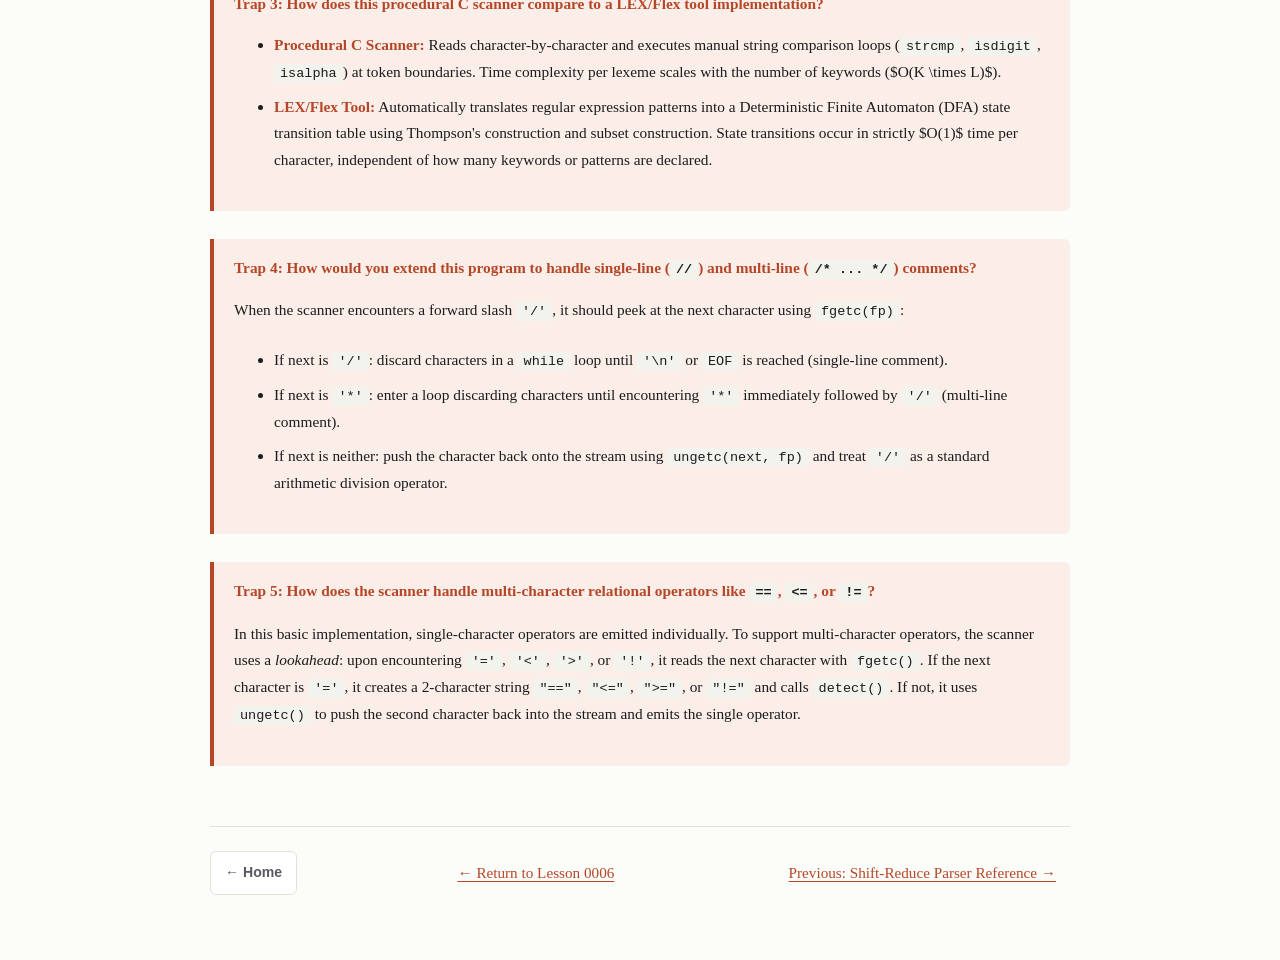
<file: reference/lexical-analyzer-c-reference.html>
<!DOCTYPE html>
<html lang="en">
<head>
  <meta charset="UTF-8">
  <meta name="viewport" content="width=device-width, initial-scale=1.0">
  <title>Reference: Lexical Analyzer in C Architecture & Cheat Sheet</title>
  <link rel="stylesheet" href="../assets/style.css">
  <script src="../assets/theme.js"></script>
  <style>
    @media print {
      body { padding: 0; font-size: 14px; }
      .nav-links, .theme-toggle-wrapper { display: none; }
      pre { border: 1px solid #ccc; }
    }
  </style>
</head>
<body>
<div class="container">
  <header>
    <div class="kicker"><a href="../index.html" class="kicker-home">&larr; Home</a> &bull; Reference Document &bull; CSL411</div>
    <h1>Lexical Analyzer in C Cheat Sheet</h1>
    <p class="subtitle">Token taxonomy, classification hierarchy, stream flush invariants, and examiner viva traps.</p>
  </header>

  <h2>1. The 5 Token Categories Taxonomy</h2>
  <div class="diagram-box">
    <p>A lexical analyzer converts a continuous stream of characters into a sequence of discrete, categorized tokens:</p>
    <table>
      <thead>
        <tr>
          <th>Token Category</th>
          <th>Formal Definition &amp; Pattern</th>
          <th>Example Lexemes</th>
          <th>Validation Invariant</th>
        </tr>
      </thead>
      <tbody>
        <tr>
          <td><strong>Keyword</strong></td>
          <td>Reserved words defined by the language grammar</td>
          <td><code>int</code>, <code>float</code>, <code>if</code>, <code>while</code>, <code>return</code></td>
          <td>Exact string match against predefined reserved keyword dictionary via <code>is_keyword()</code></td>
        </tr>
        <tr>
          <td><strong>Operator</strong></td>
          <td>Arithmetic, relational, logical, and assignment symbols</td>
          <td><code>+</code>, <code>-</code>, <code>*</code>, <code>/</code>, <code>=</code>, <code>==</code>, <code>&lt;</code>, <code>&gt;</code></td>
          <td>Exact string match against operator symbol table via <code>is_operator()</code></td>
        </tr>
        <tr>
          <td><strong>Special Symbol</strong></td>
          <td>Punctuation, statement terminators, and block delimiters</td>
          <td><code>;</code>, <code>,</code>, <code>(</code>, <code>)</code>, <code>{</code>, <code>}</code>, <code>[</code>, <code>]</code></td>
          <td>Match against delimiter character list via <code>is_special()</code></td>
        </tr>
        <tr>
          <td><strong>Constant</strong></td>
          <td>Unsigned integer or floating numeric literals (<code>[0-9]+</code>)</td>
          <td><code>10</code>, <code>42</code>, <code>0</code>, <code>365</code></td>
          <td>Every character must strictly satisfy <code>isdigit()</code> via <code>is_constant()</code></td>
        </tr>
        <tr>
          <td><strong>Identifier</strong></td>
          <td>User-defined identifiers (<code>[a-zA-Z_][a-zA-Z0-9_]*</code>)</td>
          <td><code>a</code>, <code>b</code>, <code>sum</code>, <code>total_count</code></td>
          <td>Initial character must be letter or <code>_</code>; subsequent characters must be alphanumeric or <code>_</code> via <code>is_identifier()</code></td>
        </tr>
        <tr>
          <td><em>Invalid Token</em></td>
          <td>Malformed characters or mixed illegal symbols</td>
          <td><code>123abc</code>, <code>@#$</code></td>
          <td>Fallback category when all five classification predicates return false</td>
        </tr>
      </tbody>
    </table>
  </div>

  <h2>2. Classification Priority Hierarchy Table</h2>
  <p>Because the regular expression for identifiers (<code>[a-zA-Z_][a-zA-Z0-9_]*</code>) is a strict <strong>superset</strong> of all language keywords (e.g., <code>int</code>, <code>return</code>, <code>if</code>), classification order is critical. Testing identifiers before keywords causes catastrophic misclassification:</p>

  <div class="diagram-box">
    <table>
      <thead>
        <tr>
          <th>Priority Rank</th>
          <th>Classification Subroutine</th>
          <th>Condition Evaluated</th>
          <th>Why This Rank Is Enforced</th>
        </tr>
      </thead>
      <tbody>
        <tr>
          <td><strong>Priority 1</strong></td>
          <td><code>is_keyword(buffer)</code></td>
          <td>Exact match in keyword dictionary</td>
          <td><strong>Must intercept before Identifier check!</strong> Otherwise, keywords like <code>int</code> will be falsely claimed as variable names.</td>
        </tr>
        <tr>
          <td><strong>Priority 2</strong></td>
          <td><code>is_operator(buffer)</code></td>
          <td>Match in operator table (<code>+</code>, <code>-</code>, <code>=</code>, etc.)</td>
          <td>Direct categorization of packaged mathematical/relational operators.</td>
        </tr>
        <tr>
          <td><strong>Priority 3</strong></td>
          <td><code>is_special(buffer)</code></td>
          <td>Match in delimiter list (<code>;</code>, <code>,</code>, <code>(</code>, <code>)</code>, etc.)</td>
          <td>Direct categorization of punctuation and structural delimiters.</td>
        </tr>
        <tr>
          <td><strong>Priority 4</strong></td>
          <td><code>is_constant(buffer)</code></td>
          <td>All characters satisfy <code>isdigit()</code></td>
          <td>Separates pure numeric literals before identifier analysis begins.</td>
        </tr>
        <tr>
          <td><strong>Priority 5</strong></td>
          <td><code>is_identifier(buffer)</code></td>
          <td>Valid ANSI C identifier syntax rules</td>
          <td>Catches all remaining valid user-defined names having passed keyword filtering.</td>
        </tr>
        <tr>
          <td><strong>Fallback</strong></td>
          <td><em>Else Branch</em></td>
          <td>Default catch-all</td>
          <td>Reports syntax errors / invalid tokens (e.g., digits followed by letters like <code>9xyz</code>).</td>
        </tr>
      </tbody>
    </table>
  </div>

  <h2>3. Character Stream Scanning &amp; Buffer Flush Invariants</h2>
  <p>In standard C source code, whitespaces around operators are optional (e.g., <code>a=b+10;</code>). A naive scanner that splits only on whitespace will fail completely. The C scanner enforces three structural invariants:</p>

  <div class="diagram-box">
    <ol>
      <li>
        <strong>Whitespace Delimiter Invariant:</strong>
        When <code>ch</code> is space (<code>' '</code>), horizontal tab (<code>'\t'</code>), or newline (<code>'\n'</code>):
        <ul>
          <li>If <code>idx &gt; 0</code>: null-terminate <code>buffer[idx] = '\0'</code>, dispatch <code>detect(buffer)</code>, and reset <code>idx = 0</code>.</li>
          <li>If <code>idx == 0</code>: do nothing (skip multiple consecutive whitespaces).</li>
        </ul>
      </li>
      <li>
        <strong>Self-Delimiting Operator / Symbol Flush Invariant:</strong>
        When <code>ch</code> is an operator or punctuation (<code>+</code>, <code>-</code>, <code>*</code>, <code>/</code>, <code>=</code>, <code>;</code>, <code>,</code>, etc.):
        <ul>
          <li><strong>Step A (Preceding Flush):</strong> If <code>idx &gt; 0</code>, null-terminate and flush the preceding lexeme (e.g., flushing <code>"a"</code> when seeing <code>'='</code>), then reset <code>idx = 0</code>.</li>
          <li><strong>Step B (Packaging):</strong> Package the current character into a temporary 2-byte null-terminated string <code>temp[0] = ch, temp[1] = '\0'</code>, and dispatch <code>detect(temp)</code> immediately.</li>
        </ul>
      </li>
      <li>
        <strong>End-of-File (EOF) Invariant:</strong>
        When <code>fgetc()</code> returns <code>EOF</code>, verify <code>if (idx &gt; 0)</code>. If true, null-terminate and dispatch <code>detect(buffer)</code> to ensure the trailing token without a trailing newline is never lost.
      </li>
    </ol>
  </div>

  <h2>4. Minimal Reconstructible C Skeleton (&lt; 45 Lines)</h2>
  <p>This compact, complete implementation fits entirely in active memory and can be reproduced on a blank sheet or exam terminal in under 3 minutes:</p>

  <pre><code>#include &lt;stdio.h&gt;
#include &lt;string.h&gt;
#include &lt;ctype.h&gt;
#include &lt;stdbool.h&gt;

char *kw[] = {"int","float","char","double","if","else","while","for","return","void"};
char *op[] = {"+","-","*","/","=","==","&lt;","&gt;","&lt;=",">="};
char sp[] = ";,(){}[]";

bool is_kw(char *s) { for (int i=0; i&lt;10; i++) if (!strcmp(s, kw[i])) return true; return false; }
bool is_op(char *s) { for (int i=0; i&lt;10; i++) if (!strcmp(s, op[i])) return true; return false; }
bool is_num(char *s) { for (int i=0; s[i]; i++) if (!isdigit(s[i])) return false; return true; }
bool is_id(char *s) {
    if (!isalpha(s[0]) &amp;&amp; s[0] != '_') return false;
    for (int i=1; s[i]; i++) if (!isalnum(s[i]) &amp;&amp; s[i] != '_') return false;
    return true;
}

void detect(char *s) {
    if (!s[0]) return;
    if (is_kw(s)) printf("%-15s : Keyword\n", s);
    else if (is_op(s)) printf("%-15s : Operator\n", s);
    else if (strlen(s) == 1 &amp;&amp; strchr(sp, s[0])) printf("%-15s : Special Symbol\n", s);
    else if (is_num(s)) printf("%-15s : Constant\n", s);
    else if (is_id(s)) printf("%-15s : Identifier\n", s);
    else printf("%-15s : Invalid Token\n", s);
}

int main() {
    FILE *fp = fopen("input.txt", "r");
    if (!fp) return printf("Error opening input.txt\n"), 1;
    char ch, buf[50]; int idx = 0;
    printf("%-15s   %s\n-----------------------------\n", "LEXEME", "TOKEN TYPE");
    while ((ch = fgetc(fp)) != EOF) {
        if (isspace(ch)) {
            if (idx &gt; 0) { buf[idx] = '\0'; detect(buf); idx = 0; }
        } else if (strchr("+-*/=;,(){}[]&lt;&gt;", ch)) {
            if (idx &gt; 0) { buf[idx] = '\0'; detect(buf); idx = 0; }
            char t[2] = {ch, '\0'}; detect(t);
        } else buf[idx++] = ch;
    }
    if (idx &gt; 0) { buf[idx] = '\0'; detect(buf); }
    fclose(fp);
    return 0;
}</code></pre>

  <h2>5. Examiner Viva Traps &amp; Defense Points</h2>

  <div class="callout">
    <strong>Trap 1: What is the fundamental difference between a Lexeme, a Token, and a Pattern?</strong>
    <ul>
      <li><strong>Pattern:</strong> The formal grammatical specification (usually expressed as a Regular Expression) describing what characters may constitute a given category. Example: <code>[a-zA-Z_][a-zA-Z0-9_]*</code> is the pattern for an identifier.</li>
      <li><strong>Lexeme:</strong> The concrete sequence of characters in the source code matching a pattern. Example: <code>sum</code>, <code>total_count</code>, <code>42</code>, <code>while</code>.</li>
      <li><strong>Token:</strong> An abstract terminal category symbol returned by the lexical analyzer to the parser, optionally bundled with an attribute value. Example: <code>&lt;ID, &amp;symbol_table_entry&gt;</code>, <code>&lt;KEYWORD, INT&gt;</code>, <code>&lt;NUM, 42&gt;</code>.</li>
    </ul>
  </div>

  <div class="callout">
    <strong>Trap 2: Why must <code>is_keyword()</code> be checked strictly BEFORE <code>is_identifier()</code>?</strong>
    <p>All C language keywords (like <code>int</code>, <code>float</code>, <code>while</code>, <code>return</code>) strictly adhere to the lexical pattern of identifiers: starting with an alphabet and followed by letters/digits. Therefore, the identifier regular expression is a proper superset containing all keywords. If identifier validation ran first, every single keyword would evaluate to <code>true</code> and be mistakenly reported as an <code>Identifier</code>!</p>
  </div>

  <div class="callout">
    <strong>Trap 3: How does this procedural C scanner compare to a LEX/Flex tool implementation?</strong>
    <ul>
      <li><strong>Procedural C Scanner:</strong> Reads character-by-character and executes manual string comparison loops (<code>strcmp</code>, <code>isdigit</code>, <code>isalpha</code>) at token boundaries. Time complexity per lexeme scales with the number of keywords ($O(K \times L)$).</li>
      <li><strong>LEX/Flex Tool:</strong> Automatically translates regular expression patterns into a Deterministic Finite Automaton (DFA) state transition table using Thompson's construction and subset construction. State transitions occur in strictly $O(1)$ time per character, independent of how many keywords or patterns are declared.</li>
    </ul>
  </div>

  <div class="callout">
    <strong>Trap 4: How would you extend this program to handle single-line (<code>//</code>) and multi-line (<code>/* ... */</code>) comments?</strong>
    <p>When the scanner encounters a forward slash <code>'/'</code>, it should peek at the next character using <code>fgetc(fp)</code>:</p>
    <ul>
      <li>If next is <code>'/'</code>: discard characters in a <code>while</code> loop until <code>'\n'</code> or <code>EOF</code> is reached (single-line comment).</li>
      <li>If next is <code>'*'</code>: enter a loop discarding characters until encountering <code>'*'</code> immediately followed by <code>'/'</code> (multi-line comment).</li>
      <li>If next is neither: push the character back onto the stream using <code>ungetc(next, fp)</code> and treat <code>'/'</code> as a standard arithmetic division operator.</li>
    </ul>
  </div>

  <div class="callout">
    <strong>Trap 5: How does the scanner handle multi-character relational operators like <code>==</code>, <code>&lt;=</code>, or <code>!=</code>?</strong>
    <p>In this basic implementation, single-character operators are emitted individually. To support multi-character operators, the scanner uses a <em>lookahead</em>: upon encountering <code>'='</code>, <code>'&lt;'</code>, <code>'&gt;'</code>, or <code>'!'</code>, it reads the next character with <code>fgetc()</code>. If the next character is <code>'='</code>, it creates a 2-character string <code>"=="</code>, <code>"&lt;="</code>, <code>"&gt;="</code>, or <code>"!="</code> and calls <code>detect()</code>. If not, it uses <code>ungetc()</code> to push the second character back into the stream and emits the single operator.</p>
  </div>

  <div class="nav-links">
    <a href="../index.html" class="nav-home">&larr; Home</a>
    <a href="../lessons/0006-lexical-analyzer-in-c-from-scratch.html">&larr; Return to Lesson 0006</a>
    <a href="shift-reduce-reference.html">Previous: Shift-Reduce Parser Reference &rarr;</a>
  </div>
</div>
</body>
</html>
</file>
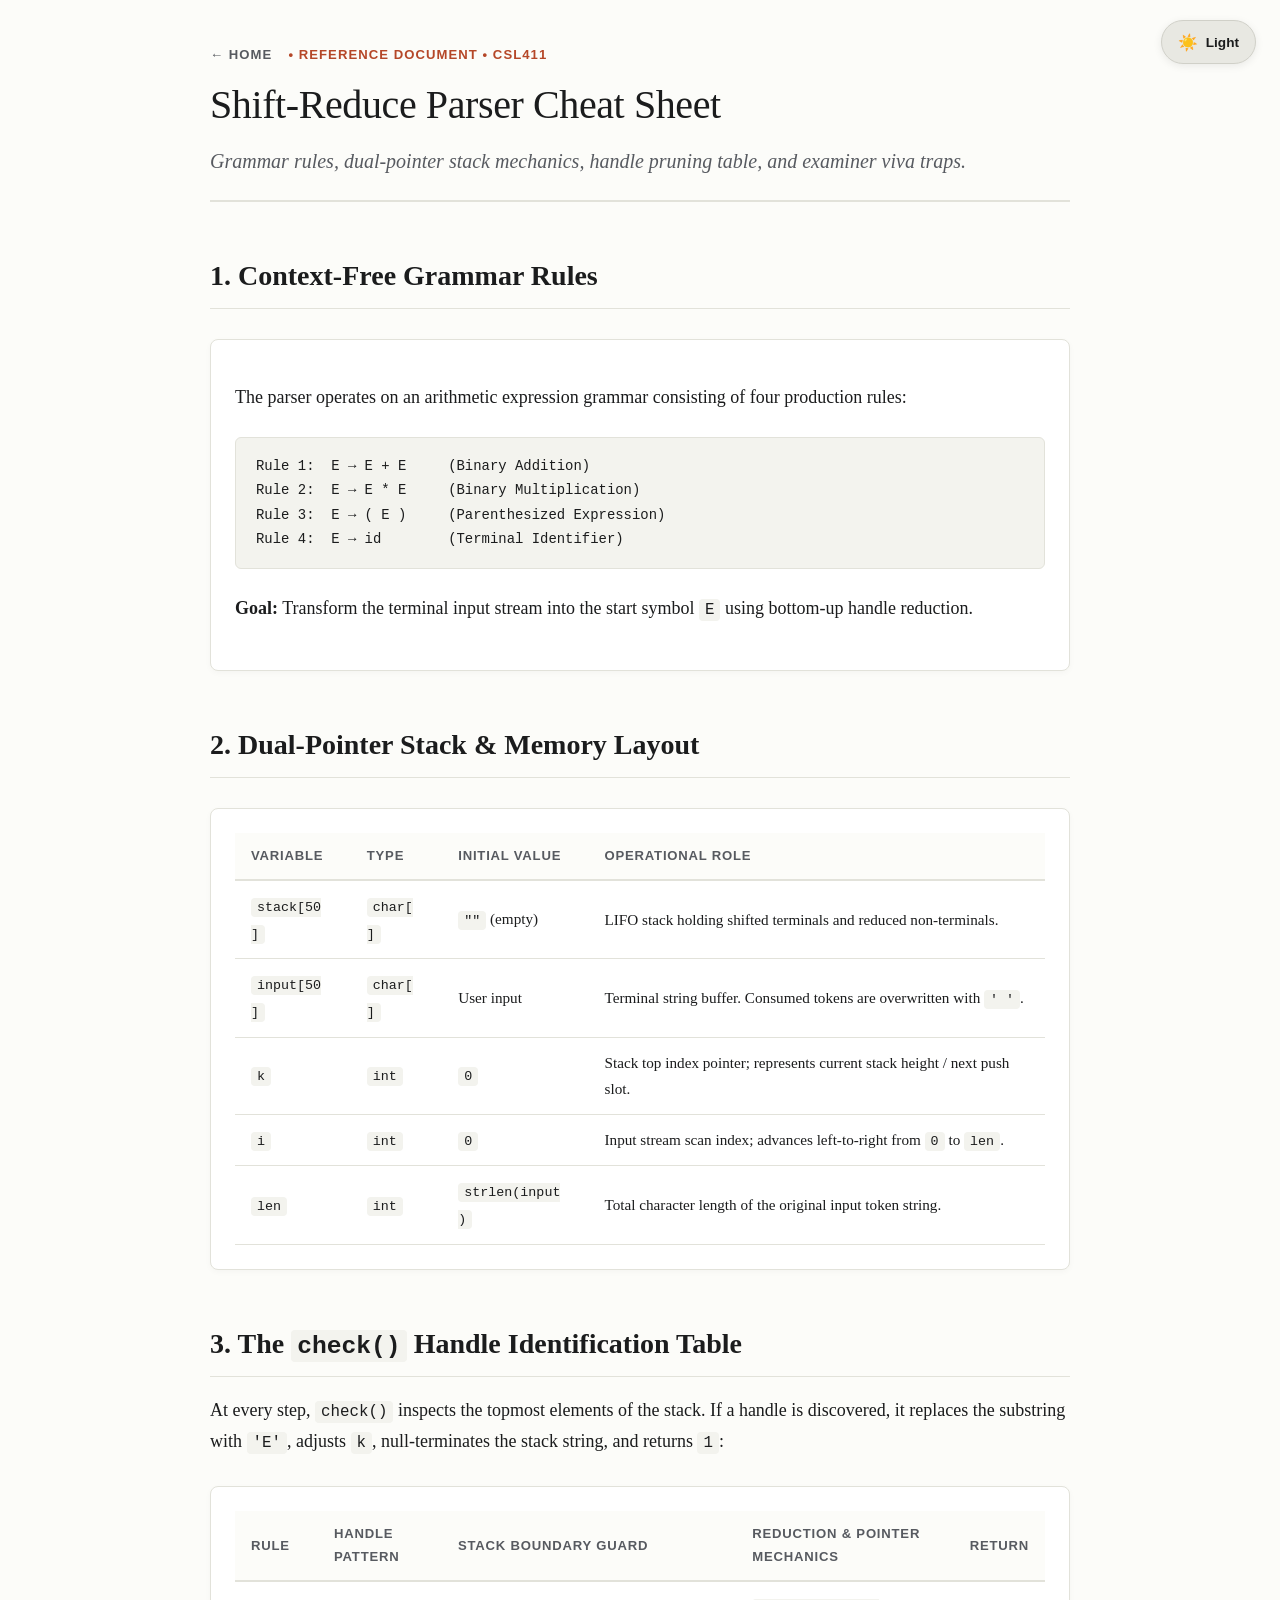
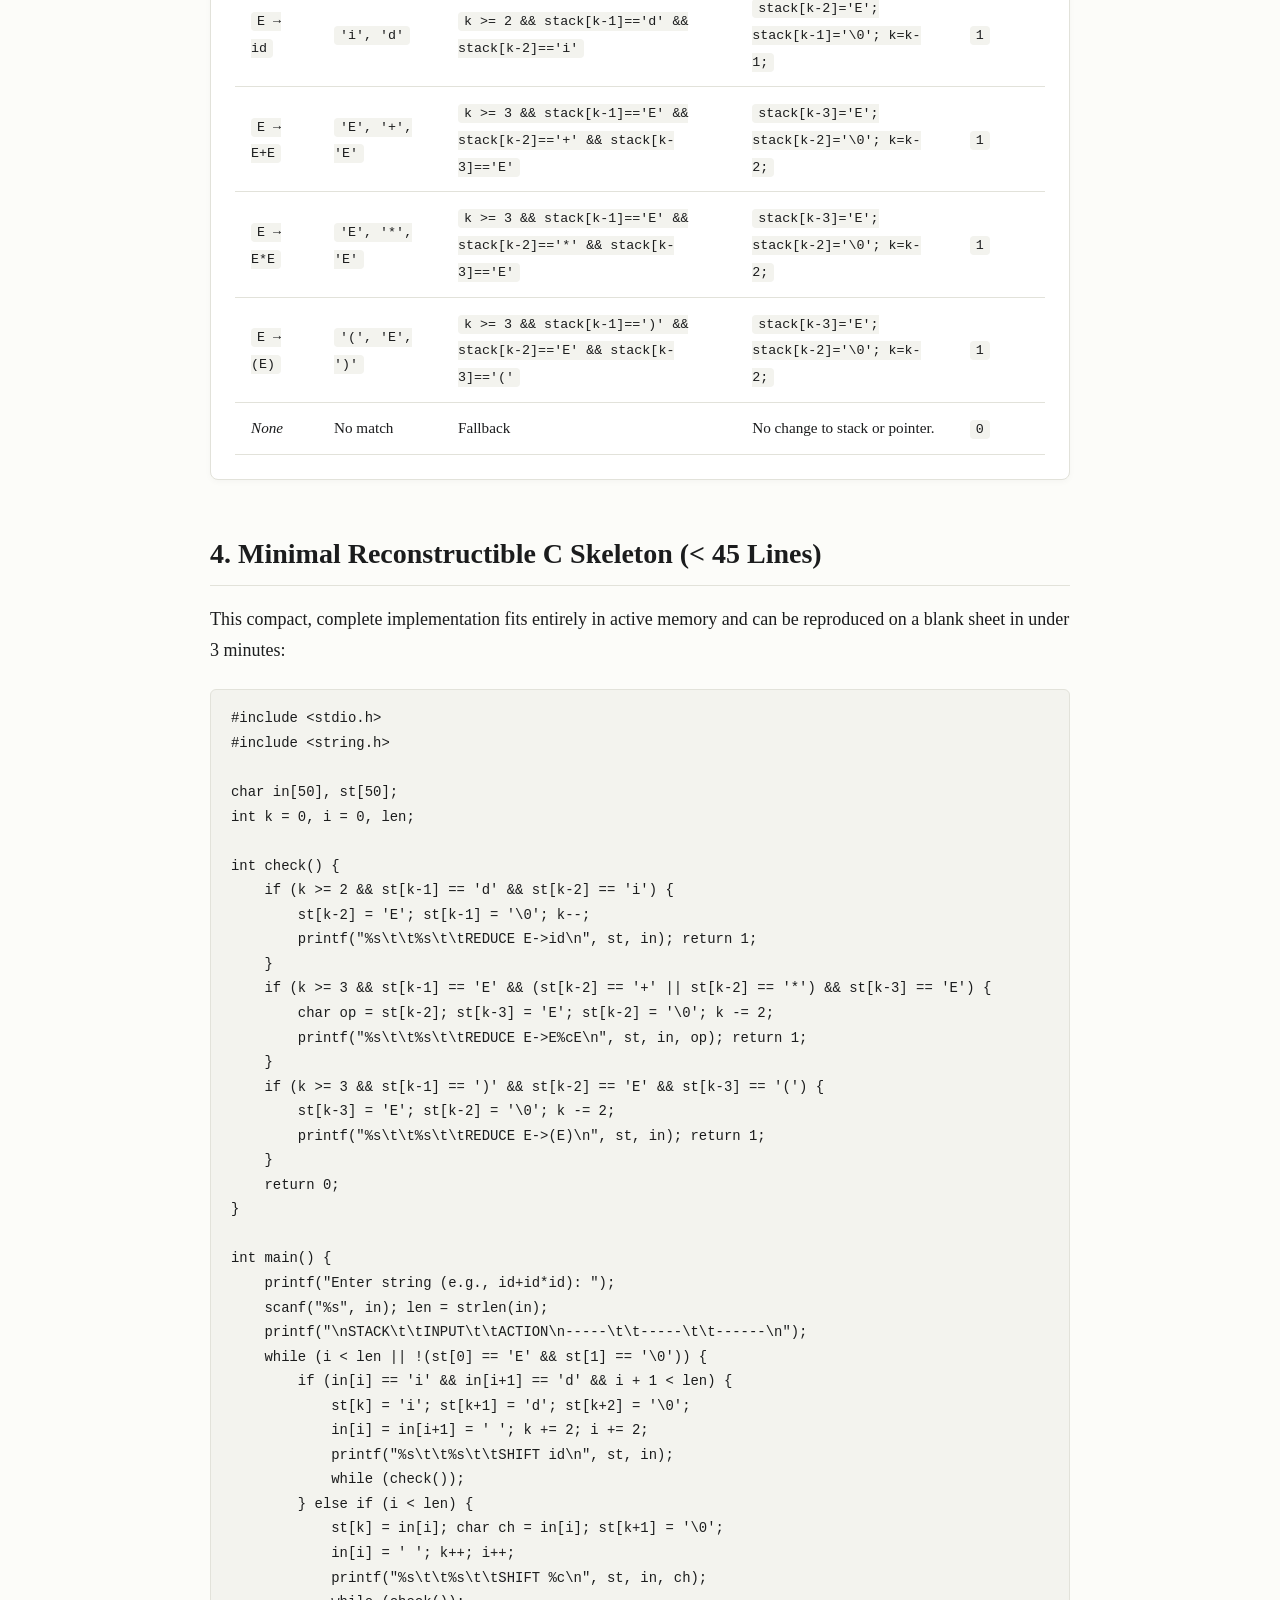
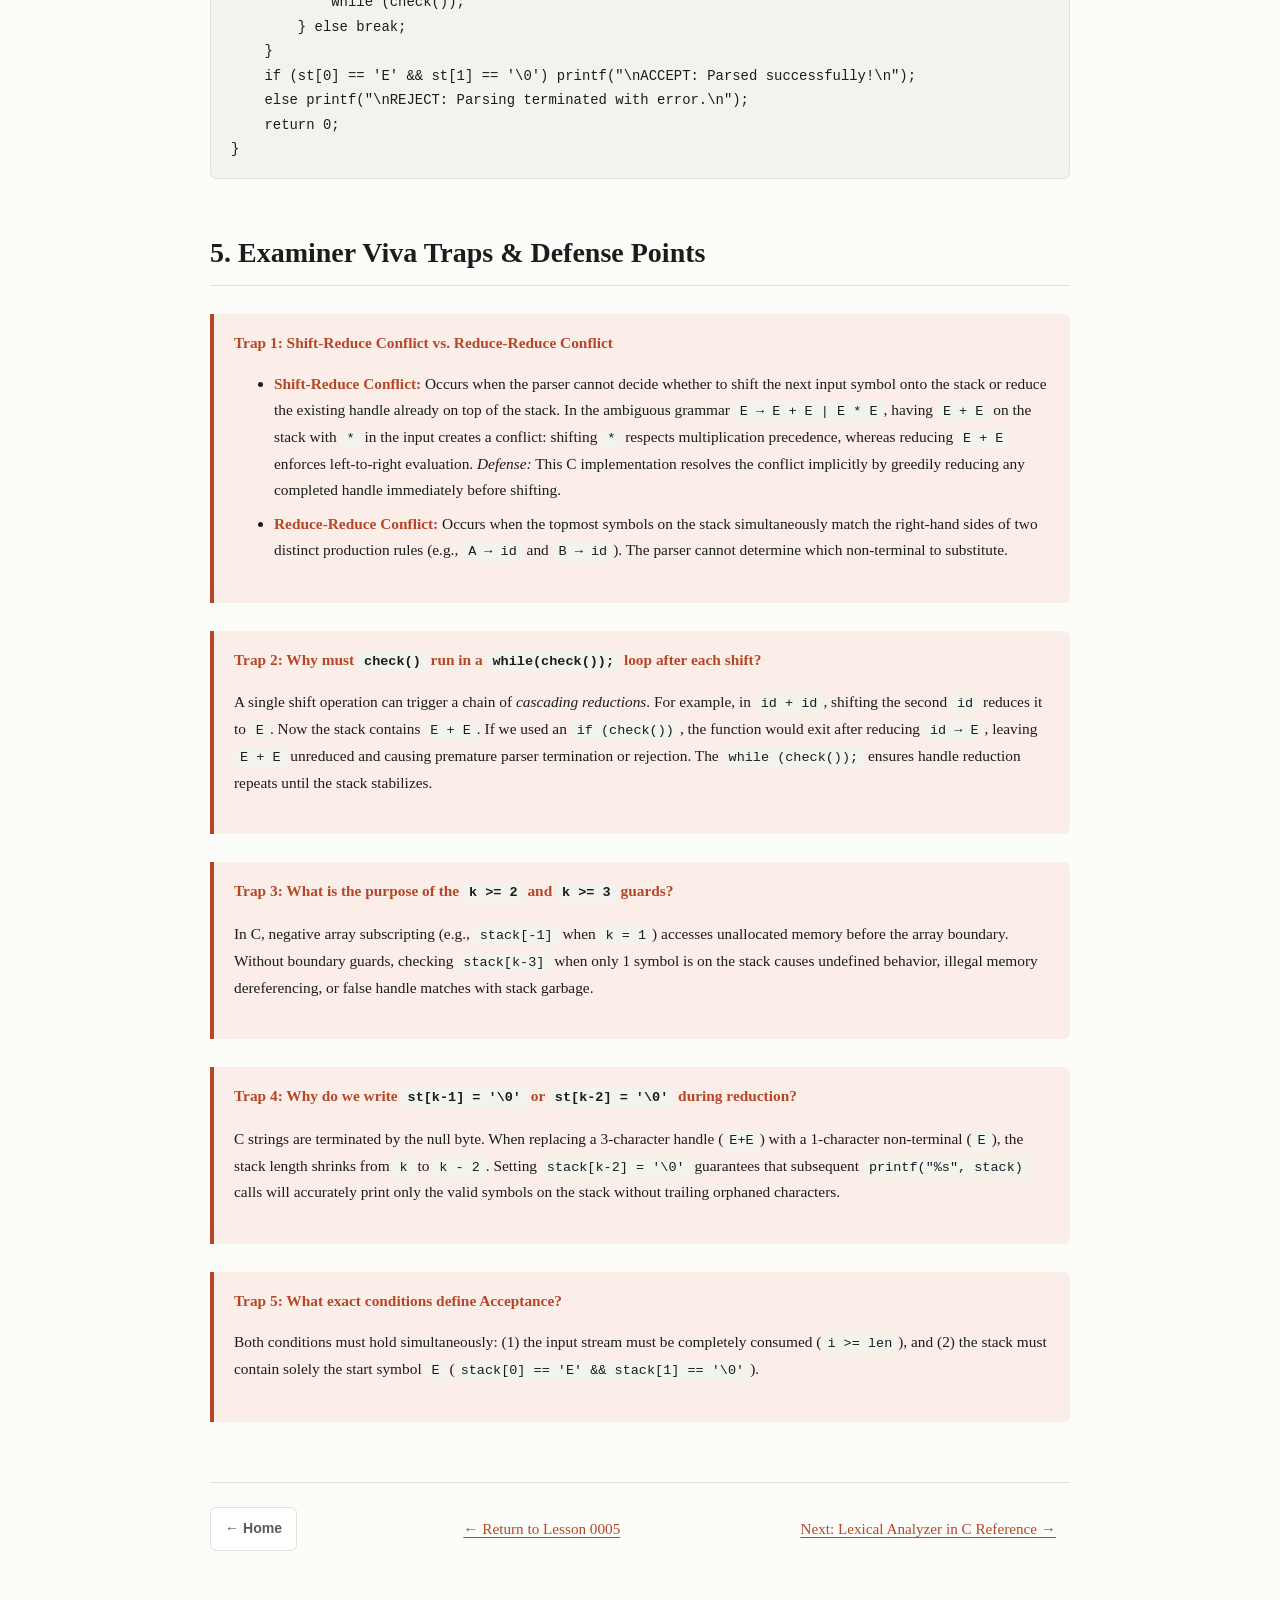
<file: reference/shift-reduce-reference.html>
<!DOCTYPE html>
<html lang="en">
<head>
  <meta charset="UTF-8">
  <meta name="viewport" content="width=device-width, initial-scale=1.0">
  <title>Reference: Shift-Reduce Parser Architecture & Cheat Sheet</title>
  <link rel="stylesheet" href="../assets/style.css">
  <script src="../assets/theme.js"></script>
  <style>
    @media print {
      body { padding: 0; font-size: 14px; }
      .nav-links, .theme-toggle-wrapper { display: none; }
      pre { border: 1px solid #ccc; }
    }
  </style>
</head>
<body>
<div class="container">
  <header>
    <div class="kicker"><a href="../index.html" class="kicker-home">&larr; Home</a> &bull; Reference Document &bull; CSL411</div>
    <h1>Shift-Reduce Parser Cheat Sheet</h1>
    <p class="subtitle">Grammar rules, dual-pointer stack mechanics, handle pruning table, and examiner viva traps.</p>
  </header>

  <h2>1. Context-Free Grammar Rules</h2>
  <div class="diagram-box">
    <p>The parser operates on an arithmetic expression grammar consisting of four production rules:</p>
    <pre><code>Rule 1:  E &rarr; E + E     (Binary Addition)
Rule 2:  E &rarr; E * E     (Binary Multiplication)
Rule 3:  E &rarr; ( E )     (Parenthesized Expression)
Rule 4:  E &rarr; id        (Terminal Identifier)</code></pre>
    <p><strong>Goal:</strong> Transform the terminal input stream into the start symbol <code>E</code> using bottom-up handle reduction.</p>
  </div>

  <h2>2. Dual-Pointer Stack & Memory Layout</h2>
  <div class="diagram-box">
    <table>
      <thead>
        <tr>
          <th>Variable</th>
          <th>Type</th>
          <th>Initial Value</th>
          <th>Operational Role</th>
        </tr>
      </thead>
      <tbody>
        <tr>
          <td><code>stack[50]</code></td>
          <td><code>char[]</code></td>
          <td><code>""</code> (empty)</td>
          <td>LIFO stack holding shifted terminals and reduced non-terminals.</td>
        </tr>
        <tr>
          <td><code>input[50]</code></td>
          <td><code>char[]</code></td>
          <td>User input</td>
          <td>Terminal string buffer. Consumed tokens are overwritten with <code>' '</code>.</td>
        </tr>
        <tr>
          <td><code>k</code></td>
          <td><code>int</code></td>
          <td><code>0</code></td>
          <td>Stack top index pointer; represents current stack height / next push slot.</td>
        </tr>
        <tr>
          <td><code>i</code></td>
          <td><code>int</code></td>
          <td><code>0</code></td>
          <td>Input stream scan index; advances left-to-right from <code>0</code> to <code>len</code>.</td>
        </tr>
        <tr>
          <td><code>len</code></td>
          <td><code>int</code></td>
          <td><code>strlen(input)</code></td>
          <td>Total character length of the original input token string.</td>
        </tr>
      </tbody>
    </table>
  </div>

  <h2>3. The <code>check()</code> Handle Identification Table</h2>
  <p>At every step, <code>check()</code> inspects the topmost elements of the stack. If a handle is discovered, it replaces the substring with <code>'E'</code>, adjusts <code>k</code>, null-terminates the stack string, and returns <code>1</code>:</p>

  <div class="diagram-box">
    <table>
      <thead>
        <tr>
          <th>Rule</th>
          <th>Handle Pattern</th>
          <th>Stack Boundary Guard</th>
          <th>Reduction & Pointer Mechanics</th>
          <th>Return</th>
        </tr>
      </thead>
      <tbody>
        <tr>
          <td><code>E &rarr; id</code></td>
          <td><code>'i', 'd'</code></td>
          <td><code>k >= 2 && stack[k-1]=='d' && stack[k-2]=='i'</code></td>
          <td><code>stack[k-2]='E'; stack[k-1]='\0'; k=k-1;</code></td>
          <td><code>1</code></td>
        </tr>
        <tr>
          <td><code>E &rarr; E+E</code></td>
          <td><code>'E', '+', 'E'</code></td>
          <td><code>k >= 3 && stack[k-1]=='E' && stack[k-2]=='+' && stack[k-3]=='E'</code></td>
          <td><code>stack[k-3]='E'; stack[k-2]='\0'; k=k-2;</code></td>
          <td><code>1</code></td>
        </tr>
        <tr>
          <td><code>E &rarr; E*E</code></td>
          <td><code>'E', '*', 'E'</code></td>
          <td><code>k >= 3 && stack[k-1]=='E' && stack[k-2]=='*' && stack[k-3]=='E'</code></td>
          <td><code>stack[k-3]='E'; stack[k-2]='\0'; k=k-2;</code></td>
          <td><code>1</code></td>
        </tr>
        <tr>
          <td><code>E &rarr; (E)</code></td>
          <td><code>'(', 'E', ')'</code></td>
          <td><code>k >= 3 && stack[k-1]==')' && stack[k-2]=='E' && stack[k-3]=='('</code></td>
          <td><code>stack[k-3]='E'; stack[k-2]='\0'; k=k-2;</code></td>
          <td><code>1</code></td>
        </tr>
        <tr>
          <td><em>None</em></td>
          <td>No match</td>
          <td>Fallback</td>
          <td>No change to stack or pointer.</td>
          <td><code>0</code></td>
        </tr>
      </tbody>
    </table>
  </div>

  <h2>4. Minimal Reconstructible C Skeleton (&lt; 45 Lines)</h2>
  <p>This compact, complete implementation fits entirely in active memory and can be reproduced on a blank sheet in under 3 minutes:</p>

  <pre><code>#include &lt;stdio.h&gt;
#include &lt;string.h&gt;

char in[50], st[50];
int k = 0, i = 0, len;

int check() {
    if (k >= 2 && st[k-1] == 'd' && st[k-2] == 'i') {
        st[k-2] = 'E'; st[k-1] = '\0'; k--;
        printf("%s\t\t%s\t\tREDUCE E->id\n", st, in); return 1;
    }
    if (k >= 3 && st[k-1] == 'E' && (st[k-2] == '+' || st[k-2] == '*') && st[k-3] == 'E') {
        char op = st[k-2]; st[k-3] = 'E'; st[k-2] = '\0'; k -= 2;
        printf("%s\t\t%s\t\tREDUCE E->E%cE\n", st, in, op); return 1;
    }
    if (k >= 3 && st[k-1] == ')' && st[k-2] == 'E' && st[k-3] == '(') {
        st[k-3] = 'E'; st[k-2] = '\0'; k -= 2;
        printf("%s\t\t%s\t\tREDUCE E->(E)\n", st, in); return 1;
    }
    return 0;
}

int main() {
    printf("Enter string (e.g., id+id*id): ");
    scanf("%s", in); len = strlen(in);
    printf("\nSTACK\t\tINPUT\t\tACTION\n-----\t\t-----\t\t------\n");
    while (i < len || !(st[0] == 'E' && st[1] == '\0')) {
        if (in[i] == 'i' && in[i+1] == 'd' && i + 1 < len) {
            st[k] = 'i'; st[k+1] = 'd'; st[k+2] = '\0';
            in[i] = in[i+1] = ' '; k += 2; i += 2;
            printf("%s\t\t%s\t\tSHIFT id\n", st, in);
            while (check());
        } else if (i < len) {
            st[k] = in[i]; char ch = in[i]; st[k+1] = '\0';
            in[i] = ' '; k++; i++;
            printf("%s\t\t%s\t\tSHIFT %c\n", st, in, ch);
            while (check());
        } else break;
    }
    if (st[0] == 'E' && st[1] == '\0') printf("\nACCEPT: Parsed successfully!\n");
    else printf("\nREJECT: Parsing terminated with error.\n");
    return 0;
}</code></pre>

  <h2>5. Examiner Viva Traps & Defense Points</h2>

  <div class="callout">
    <strong>Trap 1: Shift-Reduce Conflict vs. Reduce-Reduce Conflict</strong>
    <ul>
      <li><strong>Shift-Reduce Conflict:</strong> Occurs when the parser cannot decide whether to shift the next input symbol onto the stack or reduce the existing handle already on top of the stack. In the ambiguous grammar <code>E &rarr; E + E | E * E</code>, having <code>E + E</code> on the stack with <code>*</code> in the input creates a conflict: shifting <code>*</code> respects multiplication precedence, whereas reducing <code>E + E</code> enforces left-to-right evaluation. <em>Defense:</em> This C implementation resolves the conflict implicitly by greedily reducing any completed handle immediately before shifting.</li>
      <li><strong>Reduce-Reduce Conflict:</strong> Occurs when the topmost symbols on the stack simultaneously match the right-hand sides of two distinct production rules (e.g., <code>A &rarr; id</code> and <code>B &rarr; id</code>). The parser cannot determine which non-terminal to substitute.</li>
    </ul>
  </div>

  <div class="callout">
    <strong>Trap 2: Why must <code>check()</code> run in a <code>while(check());</code> loop after each shift?</strong>
    <p>A single shift operation can trigger a chain of <em>cascading reductions</em>. For example, in <code>id + id</code>, shifting the second <code>id</code> reduces it to <code>E</code>. Now the stack contains <code>E + E</code>. If we used an <code>if (check())</code>, the function would exit after reducing <code>id &rarr; E</code>, leaving <code>E + E</code> unreduced and causing premature parser termination or rejection. The <code>while (check());</code> ensures handle reduction repeats until the stack stabilizes.</p>
  </div>

  <div class="callout">
    <strong>Trap 3: What is the purpose of the <code>k >= 2</code> and <code>k >= 3</code> guards?</strong>
    <p>In C, negative array subscripting (e.g., <code>stack[-1]</code> when <code>k = 1</code>) accesses unallocated memory before the array boundary. Without boundary guards, checking <code>stack[k-3]</code> when only 1 symbol is on the stack causes undefined behavior, illegal memory dereferencing, or false handle matches with stack garbage.</p>
  </div>

  <div class="callout">
    <strong>Trap 4: Why do we write <code>st[k-1] = '\0'</code> or <code>st[k-2] = '\0'</code> during reduction?</strong>
    <p>C strings are terminated by the null byte. When replacing a 3-character handle (<code>E+E</code>) with a 1-character non-terminal (<code>E</code>), the stack length shrinks from <code>k</code> to <code>k - 2</code>. Setting <code>stack[k-2] = '\0'</code> guarantees that subsequent <code>printf("%s", stack)</code> calls will accurately print only the valid symbols on the stack without trailing orphaned characters.</p>
  </div>

  <div class="callout">
    <strong>Trap 5: What exact conditions define Acceptance?</strong>
    <p>Both conditions must hold simultaneously: (1) the input stream must be completely consumed (<code>i >= len</code>), and (2) the stack must contain solely the start symbol <code>E</code> (<code>stack[0] == 'E' && stack[1] == '\0'</code>).</p>
  </div>

  <div class="nav-links">
    <a href="../index.html" class="nav-home">&larr; Home</a>
    <a href="../lessons/0005-shift-reduce-parser-from-scratch.html">&larr; Return to Lesson 0005</a>
    <a href="lexical-analyzer-c-reference.html">Next: Lexical Analyzer in C Reference &rarr;</a>
  </div>
</div>
</body>
</html>
</file>
<file: assets/style.css>
:root {
  --bg: #fcfcf9;
  --card-bg: #ffffff;
  --text: #1b1c1d;
  --text-muted: #575a60;
  --accent: #b54728;
  --accent-light: #fbeee8;
  --code-bg: #f3f3ee;
  --border: #e2e2da;
  --success: #2e7d32;
  --success-bg: #edf7ed;
  --error: #c62828;
  --error-bg: #fdeded;
  --toggle-bg: #e8e8e2;
  --toggle-border: #d0d0c8;
}

[data-theme="dark"] {
  --bg: #141517;
  --card-bg: #1c1d20;
  --text: #e6e6e2;
  --text-muted: #9699a0;
  --accent: #e06c4b;
  --accent-light: #2c1e19;
  --code-bg: #222327;
  --border: #2e3036;
  --success: #66bb6a;
  --success-bg: #1b2e1e;
  --error: #ef5350;
  --error-bg: #331c1c;
  --toggle-bg: #27282d;
  --toggle-border: #3c3e45;
}

* {
  box-sizing: border-box;
}

body {
  font-family: Charter, Georgia, "Times New Roman", serif;
  background-color: var(--bg);
  color: var(--text);
  line-height: 1.7;
  font-size: 18px;
  margin: 0;
  padding: 40px 24px 100px;
  transition: background-color 0.3s ease-in-out, color 0.3s ease-in-out;
  -webkit-font-smoothing: antialiased;
}

.container {
  max-width: 860px;
  width: 100%;
  margin: 0 auto;
  position: relative;
}

/* =========================================
   Theme Toggle Component (Top Right, Animated)
   ========================================= */
.theme-toggle-wrapper {
  position: fixed;
  top: 20px;
  right: 24px;
  z-index: 1000;
}

.theme-toggle-btn {
  display: inline-flex;
  align-items: center;
  justify-content: center;
  gap: 8px;
  min-height: 44px;
  min-width: 44px;
  background-color: var(--toggle-bg);
  border: 1px solid var(--toggle-border);
  color: var(--text);
  padding: 8px 16px;
  border-radius: 22px;
  cursor: pointer;
  font-family: -apple-system, BlinkMacSystemFont, "Segoe UI", Roboto, sans-serif;
  font-size: 0.85rem;
  font-weight: 600;
  box-shadow: 0 2px 8px rgba(0, 0, 0, 0.08);
  backdrop-filter: blur(8px);
  transition: all 0.25s ease-in-out;
  outline: none;
}

.theme-toggle-btn:hover {
  transform: translateY(-1px);
  border-color: var(--accent);
  box-shadow: 0 4px 12px rgba(0, 0, 0, 0.12);
}

.theme-toggle-btn:active {
  transform: translateY(1px);
}

.theme-icon {
  display: inline-block;
  font-size: 1rem;
  transition: transform 0.4s ease-in-out, opacity 0.3s ease-in-out;
}

/* Header & Typography */
header {
  border-bottom: 2px solid var(--border);
  padding-bottom: 24px;
  margin-bottom: 40px;
  transition: border-color 0.3s ease-in-out;
}

.kicker {
  font-family: -apple-system, BlinkMacSystemFont, "Segoe UI", Roboto, sans-serif;
  text-transform: uppercase;
  letter-spacing: 0.08em;
  font-size: 0.82rem;
  font-weight: 700;
  color: var(--accent);
  margin-bottom: 10px;
  display: flex;
  align-items: center;
  flex-wrap: wrap;
  gap: 8px;
}

.kicker-home {
  display: inline-flex;
  align-items: center;
  gap: 4px;
  color: var(--text-muted);
  text-decoration: none;
  font-weight: 600;
  padding: 4px 8px;
  margin-left: -8px;
  border-radius: 4px;
  transition: all 0.2s ease-in-out;
}

.kicker-home:hover {
  color: var(--accent);
  background-color: var(--accent-light);
  text-decoration: none;
}

h1 {
  font-size: clamp(1.85rem, 3.5vw + 0.8rem, 2.5rem);
  font-weight: normal;
  line-height: 1.25;
  margin: 0 0 16px;
  color: var(--text);
  letter-spacing: -0.01em;
}

.subtitle {
  font-size: clamp(1.05rem, 1.5vw + 0.7rem, 1.25rem);
  color: var(--text-muted);
  font-style: italic;
  margin: 0;
  line-height: 1.5;
}

h2 {
  font-size: clamp(1.35rem, 2.2vw + 0.6rem, 1.75rem);
  margin-top: 50px;
  margin-bottom: 18px;
  border-bottom: 1px solid var(--border);
  padding-bottom: 8px;
  font-weight: 600;
  transition: border-color 0.3s ease-in-out;
}

h3 {
  font-size: clamp(1.15rem, 1.5vw + 0.5rem, 1.35rem);
  margin-top: 32px;
  margin-bottom: 14px;
  font-weight: 600;
}

p, ul, ol {
  margin-bottom: 1.4rem;
}

li {
  margin-bottom: 0.5rem;
}

a {
  color: var(--accent);
  text-decoration: underline;
  text-decoration-thickness: 1px;
  text-underline-offset: 3px;
  transition: color 0.2s ease-in-out;
}

a:hover {
  filter: brightness(1.2);
}

code {
  font-family: "JetBrains Mono", "Fira Code", Consolas, Monaco, monospace;
  background-color: var(--code-bg);
  padding: 2px 6px;
  border-radius: 4px;
  font-size: 0.88em;
  color: var(--text);
  word-break: break-word;
  transition: background-color 0.3s ease-in-out;
}

pre {
  background-color: var(--code-bg);
  border: 1px solid var(--border);
  border-radius: 6px;
  padding: 16px 20px;
  overflow-x: auto;
  -webkit-overflow-scrolling: touch;
  max-width: 100%;
  font-size: 0.88em;
  line-height: 1.55;
  margin: 24px 0;
  transition: background-color 0.3s ease-in-out, border-color 0.3s ease-in-out;
}

pre code {
  background: none;
  padding: 0;
  color: inherit;
  white-space: pre;
  word-break: normal;
  word-wrap: normal;
}

.callout {
  background-color: var(--accent-light);
  border-left: 4px solid var(--accent);
  padding: 16px 20px;
  border-radius: 0 6px 6px 0;
  margin: 28px 0;
  font-size: 0.96rem;
  transition: background-color 0.3s ease-in-out, border-color 0.3s ease-in-out;
}

.callout strong {
  color: var(--accent);
}

.diagram-box {
  background: var(--card-bg);
  border: 1px solid var(--border);
  border-radius: 8px;
  padding: 24px;
  margin: 30px 0;
  box-shadow: 0 2px 6px rgba(0,0,0,0.03);
  transition: background-color 0.3s ease-in-out, border-color 0.3s ease-in-out;
}

/* Tables and Responsive Wrapper */
.table-responsive {
  width: 100%;
  overflow-x: auto;
  -webkit-overflow-scrolling: touch;
  margin: 28px 0;
  border: 1px solid var(--border);
  border-radius: 6px;
  background: var(--card-bg);
}

table {
  width: 100%;
  border-collapse: collapse;
  margin: 0;
  font-size: 0.95rem;
}

th, td {
  padding: 12px 16px;
  text-align: left;
  border-bottom: 1px solid var(--border);
  transition: border-color 0.3s ease-in-out;
}

th {
  font-family: -apple-system, BlinkMacSystemFont, "Segoe UI", Roboto, sans-serif;
  font-size: 0.82rem;
  text-transform: uppercase;
  letter-spacing: 0.06em;
  color: var(--text-muted);
  border-bottom: 2px solid var(--border);
  background: var(--bg);
}

/* Buttons and Interactive Pills */
.btn {
  display: inline-flex;
  align-items: center;
  justify-content: center;
  gap: 8px;
  min-height: 44px;
  padding: 8px 18px;
  border-radius: 6px;
  font-family: -apple-system, BlinkMacSystemFont, "Segoe UI", Roboto, sans-serif;
  font-size: 0.9rem;
  font-weight: 600;
  text-decoration: none;
  cursor: pointer;
  transition: all 0.2s ease-in-out;
  border: 1px solid transparent;
  line-height: 1;
}

.btn-primary {
  background-color: var(--accent);
  color: #ffffff !important;
  text-decoration: none !important;
}

.btn-primary:hover {
  filter: brightness(1.12);
  transform: translateY(-1px);
  box-shadow: 0 3px 8px rgba(181, 71, 40, 0.25);
}

.btn-secondary {
  background-color: var(--card-bg);
  border-color: var(--border);
  color: var(--text) !important;
  text-decoration: none !important;
}

.btn-secondary:hover {
  border-color: var(--accent);
  color: var(--accent) !important;
  background-color: var(--accent-light);
  transform: translateY(-1px);
}

/* Badges */
.badge-row {
  display: flex;
  gap: 10px;
  flex-wrap: wrap;
  margin: 20px 0 32px;
}

.badge {
  display: inline-flex;
  align-items: center;
  gap: 6px;
  font-family: -apple-system, BlinkMacSystemFont, "Segoe UI", Roboto, sans-serif;
  font-size: 0.8rem;
  font-weight: 600;
  padding: 6px 12px;
  border-radius: 20px;
  background-color: var(--code-bg);
  border: 1px solid var(--border);
  color: var(--text-muted);
}

/* Program List / Cards for Index */
.program-list {
  display: flex;
  flex-direction: column;
  gap: 20px;
  margin: 32px 0;
}

.program-card {
  background: var(--card-bg);
  border: 1px solid var(--border);
  border-radius: 8px;
  padding: 24px;
  box-shadow: 0 2px 6px rgba(0, 0, 0, 0.03);
  transition: border-color 0.25s ease, box-shadow 0.25s ease, transform 0.2s ease;
}

.program-card:hover {
  border-color: var(--accent);
  box-shadow: 0 6px 18px rgba(0, 0, 0, 0.06);
  transform: translateY(-2px);
}

.program-header {
  display: flex;
  align-items: center;
  gap: 12px;
  margin-bottom: 8px;
  flex-wrap: wrap;
}

.program-num {
  font-family: "JetBrains Mono", "Fira Code", monospace;
  font-size: 0.8rem;
  font-weight: 700;
  letter-spacing: 0.05em;
  color: var(--accent);
  background-color: var(--accent-light);
  padding: 3px 8px;
  border-radius: 4px;
}

.program-title {
  font-size: 1.25rem;
  font-weight: 600;
  margin: 0;
  color: var(--text);
}

.program-desc {
  font-size: 0.95rem;
  color: var(--text-muted);
  margin: 8px 0 18px;
  line-height: 1.6;
}

.program-actions {
  display: flex;
  gap: 12px;
  flex-wrap: wrap;
  align-items: center;
}

/* Cheat Sheet Card */
.terminal-card {
  background: var(--code-bg);
  border: 1px solid var(--border);
  border-radius: 8px;
  overflow: hidden;
  margin: 28px 0;
  transition: border-color 0.3s ease;
}

.terminal-header {
  background: var(--card-bg);
  border-bottom: 1px solid var(--border);
  padding: 10px 16px;
  display: flex;
  align-items: center;
  gap: 8px;
  font-family: -apple-system, BlinkMacSystemFont, "Segoe UI", Roboto, sans-serif;
  font-size: 0.8rem;
  font-weight: 600;
  color: var(--text-muted);
}

.terminal-dot {
  width: 10px;
  height: 10px;
  border-radius: 50%;
  display: inline-block;
}

.terminal-dot.red { background: #ff5f56; }
.terminal-dot.yellow { background: #ffbd2e; }
.terminal-dot.green { background: #27c93f; }

.terminal-card pre {
  margin: 0;
  border: none;
  border-radius: 0;
  background: transparent;
  padding: 16px 20px;
}

/* Quiz Component */
.quiz-container {
  background: var(--card-bg);
  border: 1px solid var(--border);
  border-radius: 8px;
  padding: 24px;
  margin: 36px 0;
  transition: background-color 0.3s ease-in-out, border-color 0.3s ease-in-out;
}

.quiz-title {
  font-family: -apple-system, BlinkMacSystemFont, "Segoe UI", Roboto, sans-serif;
  font-weight: 700;
  font-size: 1.1rem;
  margin-bottom: 16px;
  color: var(--accent);
  display: flex;
  align-items: center;
  gap: 8px;
}

.quiz-question {
  font-weight: 600;
  margin-bottom: 16px;
}

.quiz-options {
  display: flex;
  flex-direction: column;
  gap: 10px;
  margin-bottom: 16px;
}

.quiz-option {
  display: flex;
  align-items: center;
  min-height: 44px;
  padding: 12px 16px;
  border: 1px solid var(--border);
  border-radius: 6px;
  cursor: pointer;
  background: var(--bg);
  transition: all 0.25s ease-in-out;
  font-size: 0.95rem;
  color: var(--text);
  line-height: 1.4;
}

.quiz-option:hover {
  border-color: var(--accent);
  background: var(--card-bg);
  transform: translateX(4px);
}

.quiz-option.correct {
  background: var(--success-bg);
  border-color: var(--success);
  color: var(--success);
  font-weight: 600;
}

.quiz-option.incorrect {
  background: var(--error-bg);
  border-color: var(--error);
  color: var(--error);
}

.quiz-feedback {
  padding: 12px 16px;
  border-radius: 6px;
  font-size: 0.9rem;
  display: none;
  margin-top: 12px;
  transition: all 0.3s ease-in-out;
}

/* Navigation Links */
.nav-links {
  margin-top: 60px;
  padding-top: 24px;
  border-top: 1px solid var(--border);
  display: flex;
  justify-content: space-between;
  align-items: center;
  flex-wrap: wrap;
  gap: 12px;
  font-size: 0.95rem;
  transition: border-color 0.3s ease-in-out;
}

.nav-links a {
  display: inline-flex;
  align-items: center;
  min-height: 44px;
  padding: 8px 14px;
  border-radius: 6px;
  color: var(--accent);
  text-decoration: underline;
  text-decoration-thickness: 1px;
  text-underline-offset: 3px;
  transition: all 0.2s ease-in-out;
}

.nav-links a:hover {
  background-color: var(--accent-light);
}

.nav-links .nav-home {
  font-family: -apple-system, BlinkMacSystemFont, "Segoe UI", Roboto, sans-serif;
  font-size: 0.88rem;
  font-weight: 600;
  color: var(--text-muted);
  border: 1px solid var(--border);
  background-color: var(--card-bg);
  text-decoration: none !important;
}

.nav-links .nav-home:hover {
  color: var(--accent);
  border-color: var(--accent);
  background-color: var(--accent-light);
  transform: translateY(-1px);
}

/* Footer */
footer {
  margin-top: 60px;
  padding-top: 24px;
  border-top: 1px solid var(--border);
  font-size: 0.9rem;
  color: var(--text-muted);
  display: flex;
  justify-content: space-between;
  align-items: center;
  flex-wrap: wrap;
  gap: 16px;
}

footer a {
  color: var(--text-muted);
  text-decoration: none;
}

footer a:hover {
  color: var(--accent);
}

/* Responsive Breakpoints */
@media (max-width: 680px) {
  body {
    padding: 24px 16px 80px;
    font-size: 17px;
  }

  .container {
    padding: 0;
  }

  .theme-toggle-wrapper {
    top: 12px;
    right: 14px;
  }

  .theme-toggle-btn {
    padding: 6px 12px;
    min-height: 40px;
    font-size: 0.8rem;
  }

  .program-card {
    padding: 18px 16px;
  }

  .program-actions {
    flex-direction: column;
    align-items: stretch;
    gap: 8px;
  }

  .program-actions .btn {
    width: 100%;
  }

  .nav-links {
    flex-direction: column;
    align-items: stretch;
    gap: 10px;
  }

  .nav-links a {
    width: 100%;
    justify-content: center;
    text-align: center;
  }

  .badge-row {
    gap: 6px;
  }
}

@media (max-width: 400px) {
  body {
    padding: 20px 12px 60px;
    font-size: 16px;
  }
  
  pre {
    padding: 12px 14px;
  }
}
</file>
